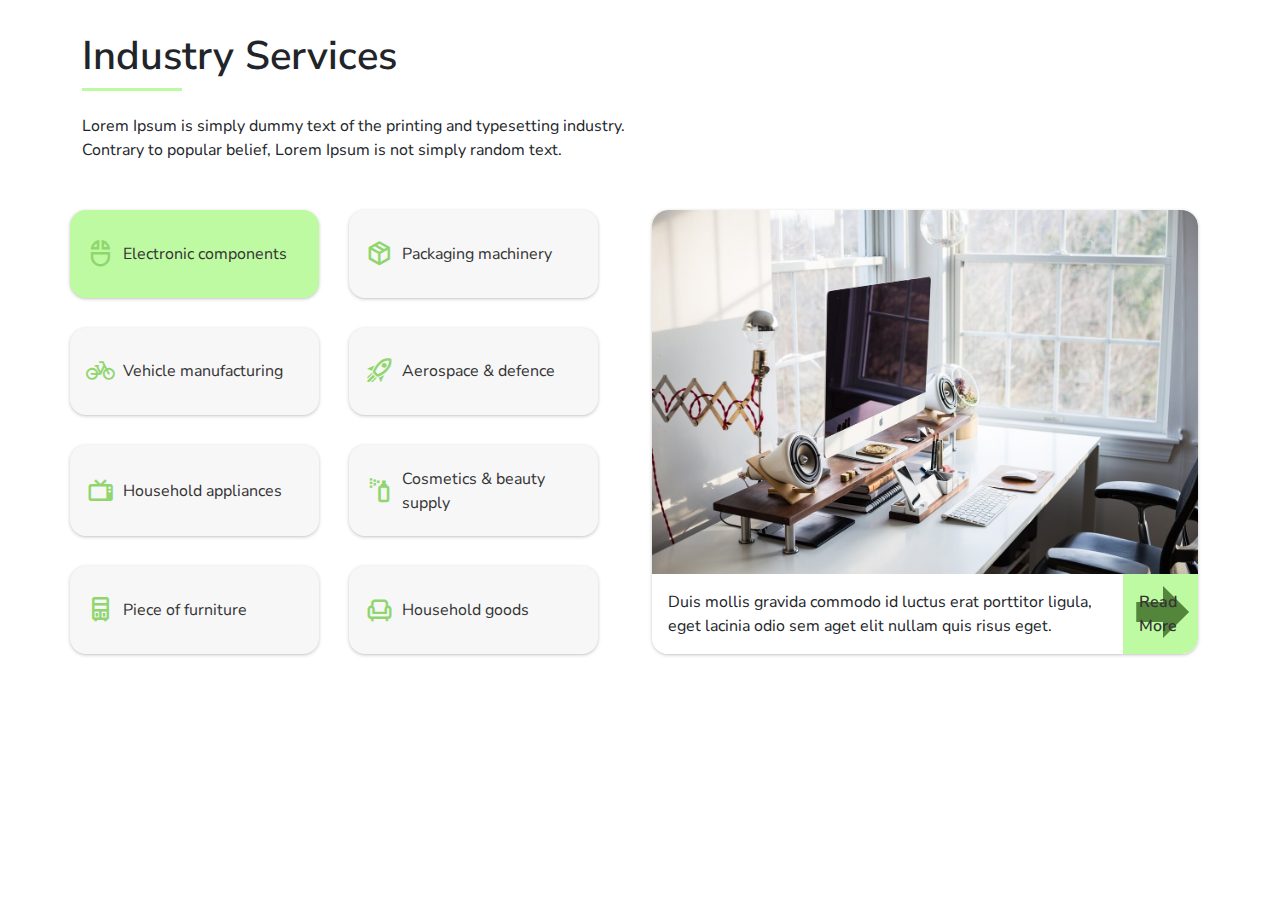
<file: index.html>
<!DOCTYPE html>
<html lang="en">

<head>

  <!-- Meta tags -->
  <meta charset="utf-8">
  <meta name="viewport" content="width=device-width, initial-scale=1.0">
  <meta name="description" content="">
  <meta name="keywords" content="">
  <meta content="Author" name="Alissio">

  <!-- Title-->
  <title>Servisio - Responsive Service Section Template</title>

  <!-- Stylesheets-->
  <link rel="stylesheet" href="src/assets/css/bootstrap.min.css">
  <link rel="stylesheet" href="src/assets/css/materialdesignicons.css">

  <!-- Custom  CSS -->
  <link rel="stylesheet" type="text/css" href="src/assets/css/style.css">

  <!-- Google Font -->
  <link href="https://fonts.googleapis.com/css2?family=Nunito+Sans:ital,opsz,wght@0,6..12,200..1000;1,6..12,200..1000&display=swap" rel="stylesheet">
</head>

<body>
  <div class="container">
    <h1 class="title">Industry Services</h1>
    <span class="x-line"></span>
    <p>Lorem Ipsum is simply dummy text of the printing and typesetting industry. <br> 
      Contrary to popular belief, Lorem Ipsum is not simply random text.</p>
      
      <!-- Services Tab -->
      <div class="row services-tab">
        
        <!-- Tab Navs -->
        <div class="nav nav-pills col-lg-6" id="v-pills-tab" role="tablist" aria-orientation="vertical">
          
          <!-- Nav Link -->
          <button class="nav-link active" id="v-pills-t1-tab" data-bs-toggle="pill" data-bs-target="#v-pills-t1"
            type="button" role="tab" aria-controls="v-pills-t1" aria-selected="true">
            <span class="mdi mdi-mouse-outline"></span>
            Electronic components
          </button>
          
          <!-- Nav Link -->
          <button class="nav-link" id="v-pills-t2-tab" data-bs-toggle="pill" data-bs-target="#v-pills-t2"
            type="button" role="tab" aria-controls="v-pills-t2" aria-selected="false">
            <span class="mdi mdi-package-variant-closed"></span>
            Packaging machinery
          </button>
          
          <!-- Nav Link -->
          <button class="nav-link" id="v-pills-t3-tab" data-bs-toggle="pill" data-bs-target="#v-pills-t3"
            type="button" role="tab" aria-controls="v-pills-t3" aria-selected="false">
            <span class="mdi mdi-bicycle"></span>
            Vehicle manufacturing
          </button>
          
          <!-- Nav Link -->
          <button class="nav-link" id="v-pills-t4-tab" data-bs-toggle="pill" data-bs-target="#v-pills-t4"
            type="button" role="tab" aria-controls="v-pills-t4" aria-selected="false">
            <span class="mdi mdi-rocket-launch-outline"></span>
            Aerospace & defence
          </button>
          
          <!-- Nav Link -->
          <button class="nav-link" id="v-pills-t5-tab" data-bs-toggle="pill" data-bs-target="#v-pills-t5"
            type="button" role="tab" aria-controls="v-pills-t5" aria-selected="false">
            <span class="mdi mdi-television-classic"></span>
            Household appliances
          </button>
          
          <!-- Nav Link -->
          <button class="nav-link" id="v-pills-t6-tab" data-bs-toggle="pill" data-bs-target="#v-pills-t6"
            type="button" role="tab" aria-controls="v-pills-t6" aria-selected="false">
            <span class="mdi mdi-spray"></span>
            Cosmetics & beauty supply
          </button>
          
          <!-- Nav Link -->
          <button class="nav-link" id="v-pills-t7-tab" data-bs-toggle="pill" data-bs-target="#v-pills-t7"
            type="button" role="tab" aria-controls="v-pills-t7" aria-selected="false">
            <span class="mdi mdi-cupboard-outline"></span>
            Piece of furniture
          </button>
          
          <!-- Nav Link -->
          <button class="nav-link" id="v-pills-t8-tab" data-bs-toggle="pill" data-bs-target="#v-pills-t8"
            type="button" role="tab" aria-controls="v-pills-t8" aria-selected="false">
            <span class="mdi mdi-sofa-single-outline"></span>
            Household goods
          </button>
        </div>
        
        <!-- Tab Content -->
        <div class="tab-content col-lg-6" id="v-pills-tabContent">
          
          <!-- Tab Pane -->
          <div class="tab-pane fade show active" id="v-pills-t1" role="tabpanel" aria-labelledby="v-pills-t1-tab">
            <img src="src/assets/img/service/electronic.jpg" alt="" class="w-100">
            <div class="service-info">
              <p>Duis mollis gravida commodo id luctus erat porttitor ligula, eget lacinia odio sem aget elit nullam quis risus eget.</p>
              <a href="#">
                <span class="mdi mdi-arrow-right-bold"></span>
                <span>Read More</span>
              </a>
            </div>
          </div>

          <!-- Tab Pane -->
          <div class="tab-pane fade" id="v-pills-t2" role="tabpanel" aria-labelledby="v-pills-t2-tab">
            <img src="src/assets/img/service/machinery.jpg" alt="" class="w-100">
            <div class="service-info">
              <p>Duis mollis gravida commodo id luctus erat porttitor ligula, eget lacinia odio sem aget elit nullam quis risus eget.</p>
              <a href="#">
                <span class="mdi mdi-arrow-right-bold"></span>
                <span>Read More</span>
              </a>
            </div>
          </div>
          
          <!-- Tab Pane -->
          <div class="tab-pane fade" id="v-pills-t3" role="tabpanel" aria-labelledby="v-pills-t3-tab">
            <img src="src/assets/img/service/vehicle.jpg" alt="" class="w-100">
            <div class="service-info">
              <p>Duis mollis gravida commodo id luctus erat porttitor ligula, eget lacinia odio sem aget elit nullam quis risus eget.</p>
              <a href="#">
                <span class="mdi mdi-arrow-right-bold"></span>
                <span>Read More</span>
              </a>
            </div>
          </div>
          
          <!-- Tab Pane -->
          <div class="tab-pane fade" id="v-pills-t4" role="tabpanel" aria-labelledby="v-pills-t4-tab">
            <img src="src/assets/img/service/aerospace.jpg" alt="" class="w-100">
            <div class="service-info">
              <p>Duis mollis gravida commodo id luctus erat porttitor ligula, eget lacinia odio sem aget elit nullam quis risus eget.</p>
              <a href="#">
                <span class="mdi mdi-arrow-right-bold"></span>
                <span>Read More</span>
              </a>
            </div>
          </div>
          
          <!-- Tab Pane -->
          <div class="tab-pane fade" id="v-pills-t5" role="tabpanel" aria-labelledby="v-pills-t5-tab">
            <img src="src/assets/img/service/household-appliances.jpg" alt="" class="w-100">
            <div class="service-info">
              <p>Duis mollis gravida commodo id luctus erat porttitor ligula, eget lacinia odio sem aget elit nullam quis risus eget.</p>
              <a href="#">
                <span class="mdi mdi-arrow-right-bold"></span>
                <span>Read More</span>
              </a>
            </div>
          </div>
          
          <!-- Tab Pane -->
          <div class="tab-pane fade" id="v-pills-t6" role="tabpanel" aria-labelledby="v-pills-t6-tab">
            <img src="src/assets/img/service/cosmetics.jpg" alt="" class="w-100">
            <div class="service-info">
              <p>Duis mollis gravida commodo id luctus erat porttitor ligula, eget lacinia odio sem aget elit nullam quis risus eget.</p>
              <a href="#">
                <span class="mdi mdi-arrow-right-bold"></span>
                <span>Read More</span>
              </a>
            </div>
          </div>
          
          <!-- Tab Pane -->
          <div class="tab-pane fade" id="v-pills-t7" role="tabpanel" aria-labelledby="v-pills-t7-tab">
            <img src="src/assets/img/service/furniture.jpg" alt="" class="w-100">
            <div class="service-info">
              <p>Duis mollis gravida commodo id luctus erat porttitor ligula, eget lacinia odio sem aget elit nullam quis risus eget.</p>
              <a href="#">
                <span class="mdi mdi-arrow-right-bold"></span>
                <span>Read More</span>
              </a>
            </div>
          </div>
          
          <!-- Tab Pane -->
          <div class="tab-pane fade" id="v-pills-t8" role="tabpanel" aria-labelledby="v-pills-t8-tab">
            <img src="src/assets/img/service/household-goods.jpg" alt="" class="w-100">
            <div class="service-info">
              <p>Duis mollis gravida commodo id luctus erat porttitor ligula, eget lacinia odio sem aget elit nullam quis risus eget.</p>
              <a href="#">
                <span class="mdi mdi-arrow-right-bold"></span>
                <span>Read More</span>
              </a>
            </div>
          </div>
        </div>
      </div>
  </div>

  <!-- JavaScript -->
  <script src="src/assets/js/bootstrap.bundle.min.js"></script>
</body>

</html>
</file>
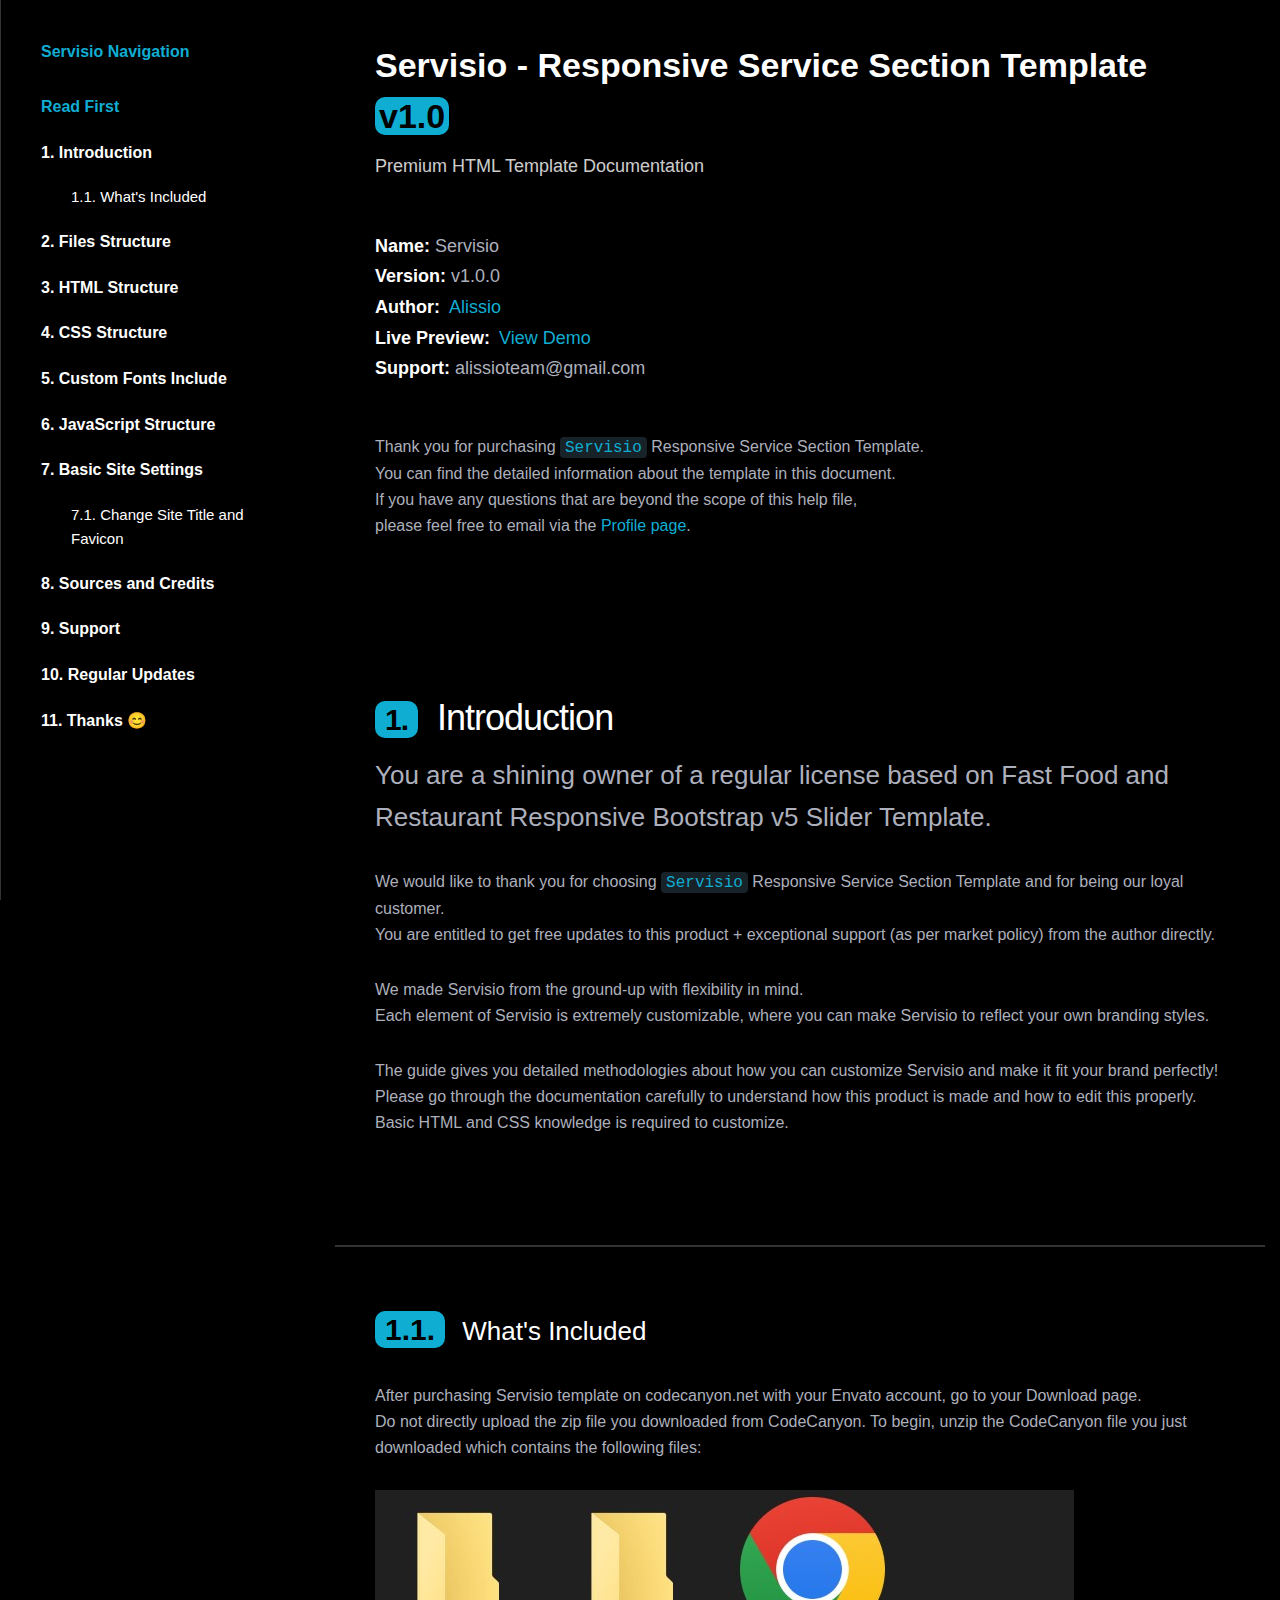
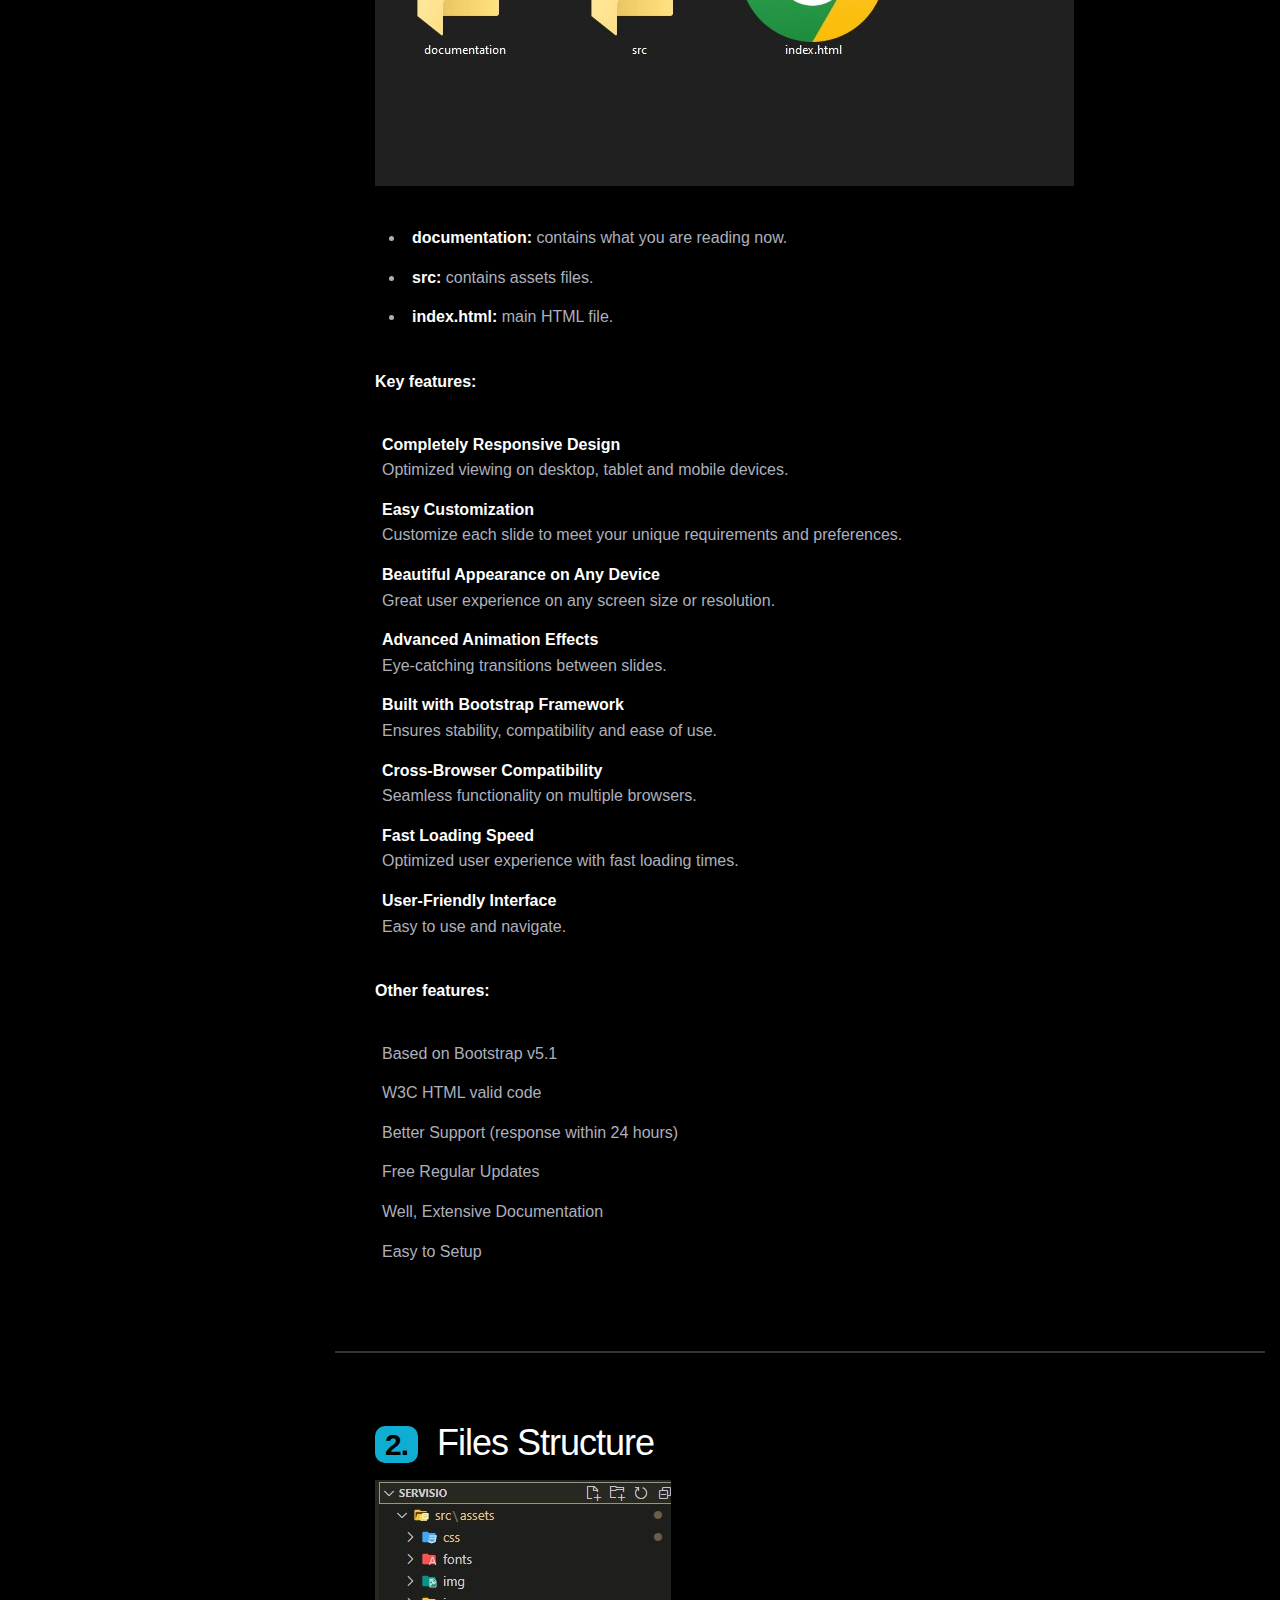
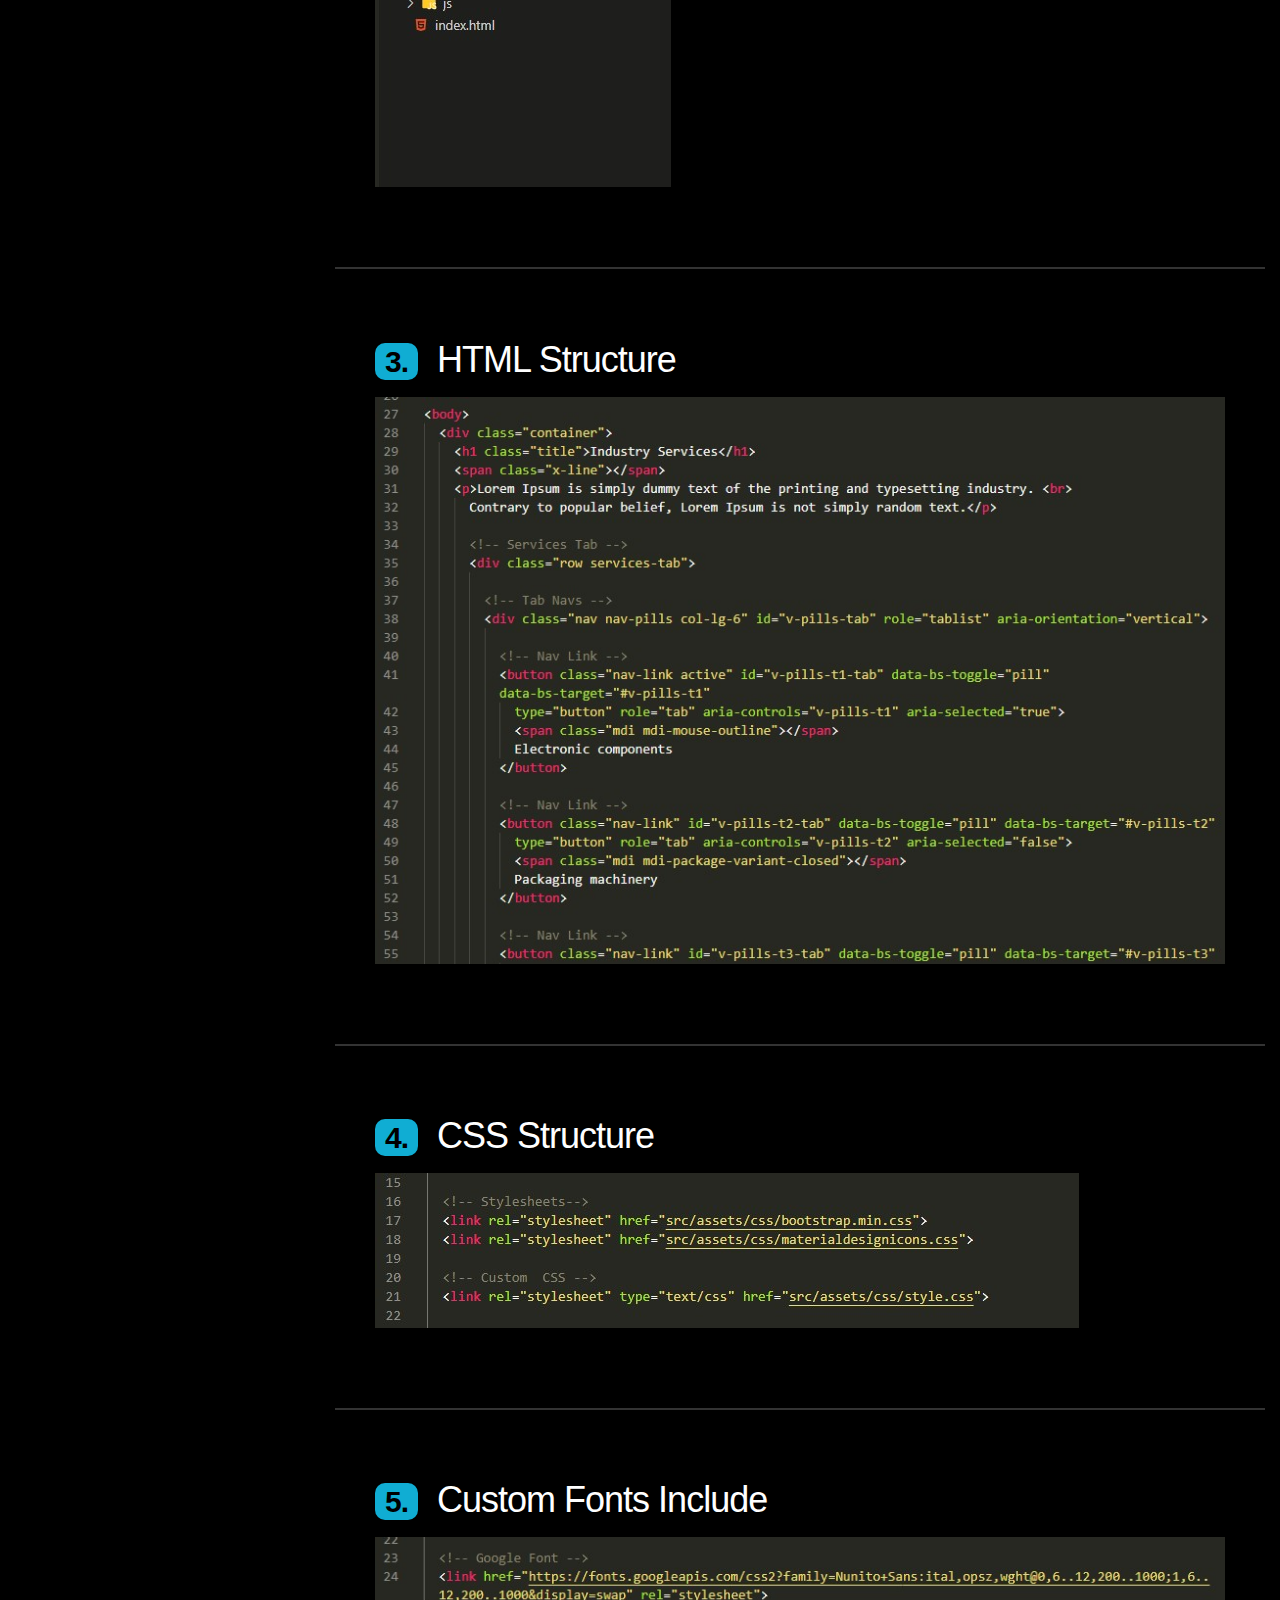
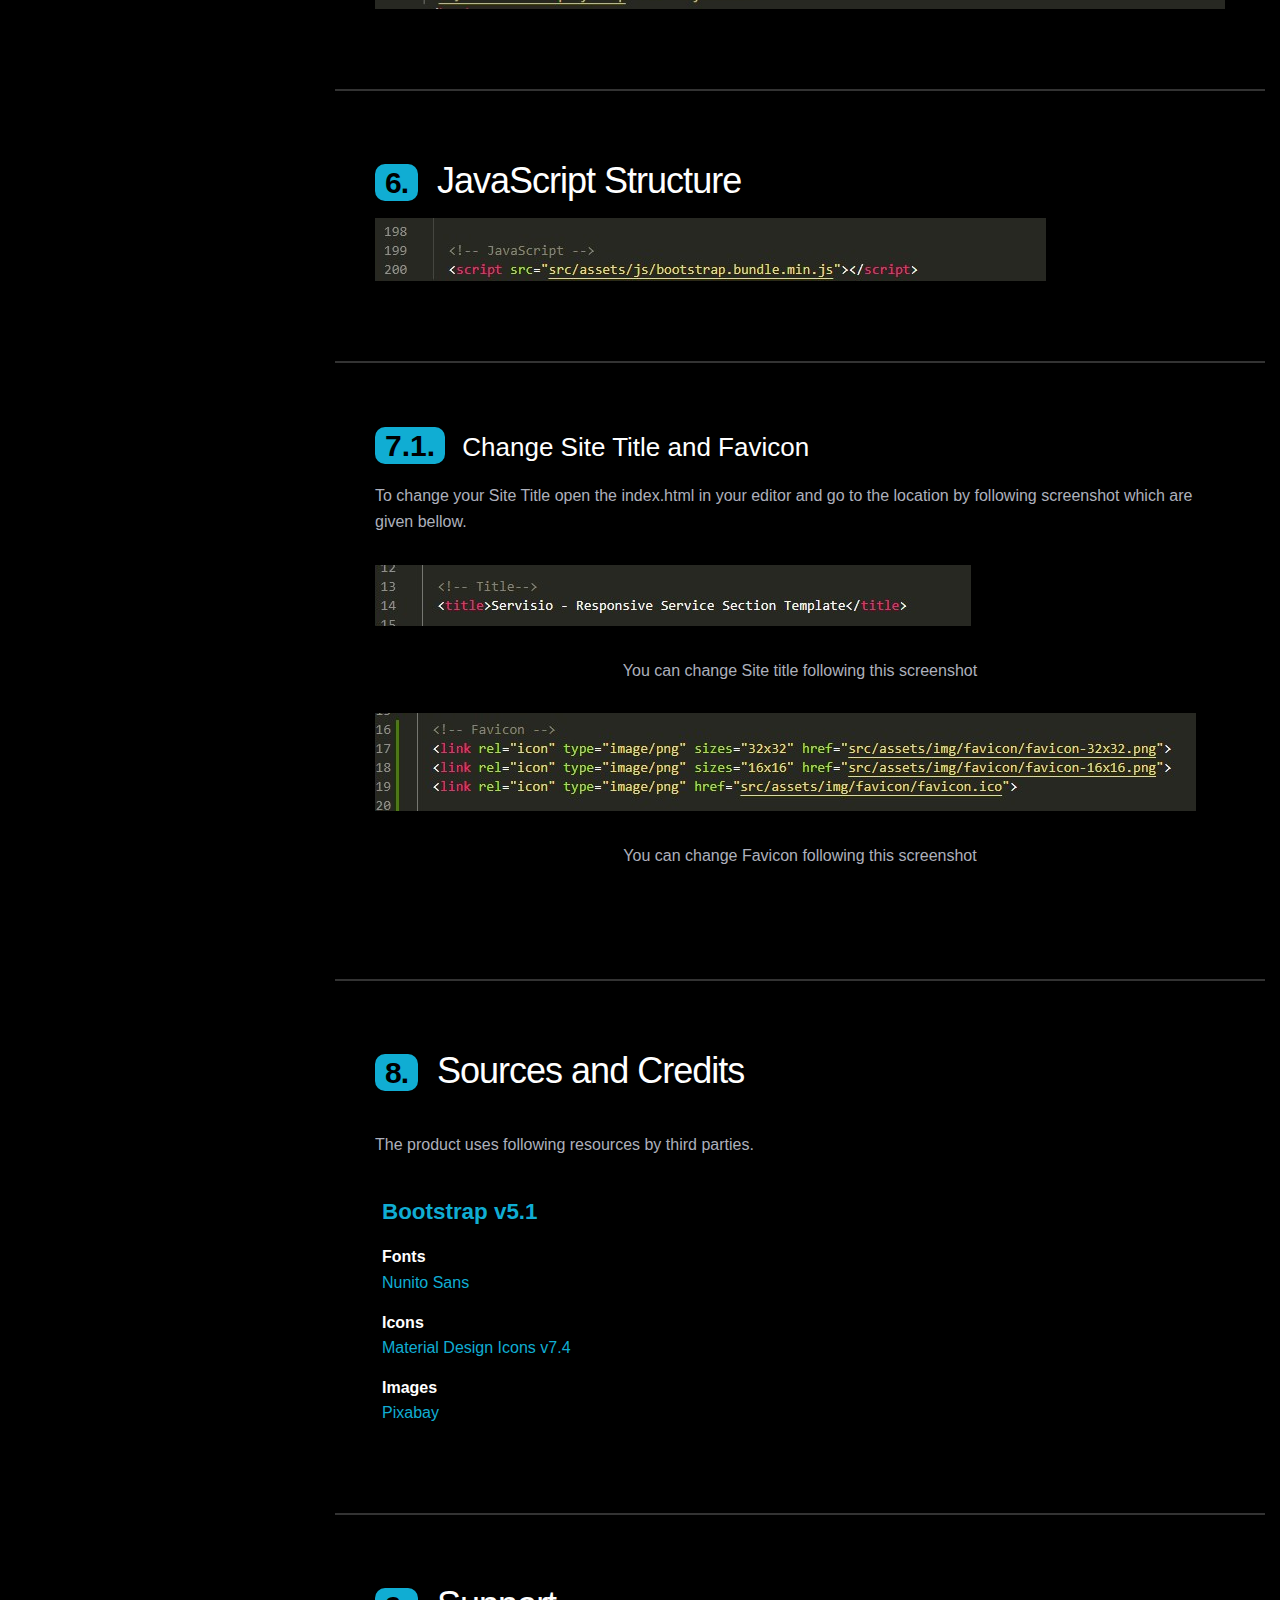
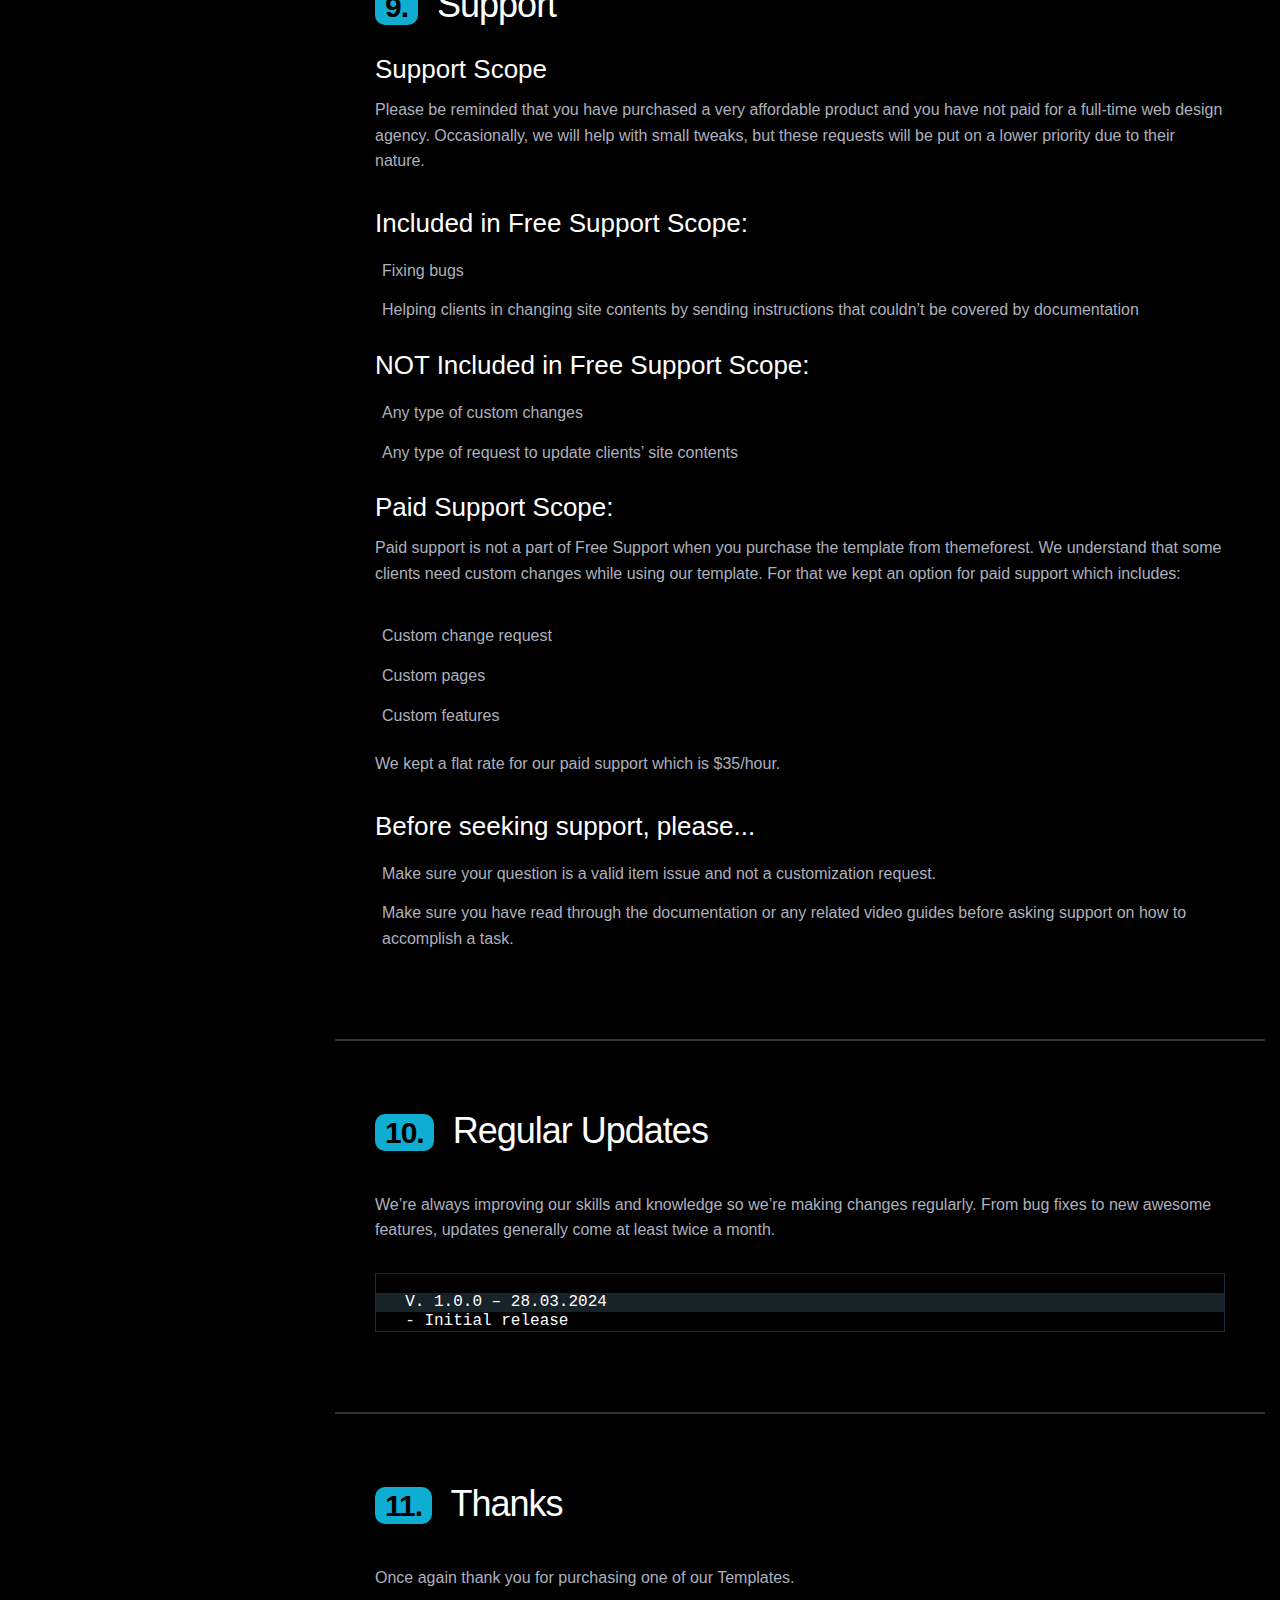
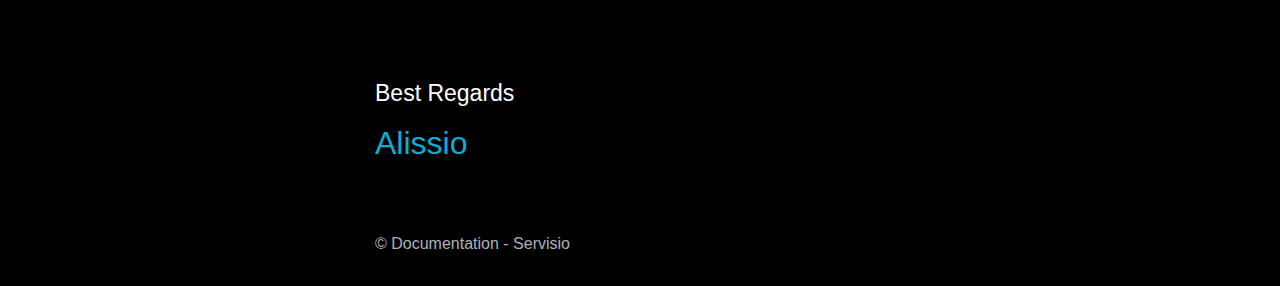
<file: documentation/index.html>
<!doctype html>
<html class="no-js" lang="">

<head>
  <meta charset="utf-8">
  <meta http-equiv="X-UA-Compatible" content="IE=edge,chrome=1">
  <meta name="description" content="">
  <meta name="viewport" content="width=device-width, initial-scale=1">

  <!-- Title -->
  <title>Servisio - Responsive Service Section Documentation</title>

  <link rel="stylesheet" href="css/normalize.min.css">
  <link rel="stylesheet" href="css/foundation.css">
  <link rel="stylesheet" href="css/prism.css">
  <link rel="stylesheet" href="css/main.css">

  <!-- Place favicon.ico in the root directory -->
  <link rel="icon" type="image/x-icon" href="favicon.ico">

</head>

<body>

  <div id="site-body">

    <div id="container" class="row">

      <div id="sidebar" class="large-3 columns">

        <div class="sticky">
            <div class="sidebar-logo">Servisio Navigation</div>
          <ol>
            <li>
              <a href="#read-first" class="read-first active">Read First</a>
            </li>
            <li>
              <a href="#introduction" class="introduction">1. Introduction</a>
                <ul>
                    <li>
                        <a href="#whats-included" class="whats-included">1.1. What's Included</a>
                    </li>
                </ul>
            </li>
            <li>
              <a href="#files-structure" class="files-structure">2. Files Structure</a>
            </li>
            <li>
              <a href="#html-structure" class="html-structure">3. HTML Structure</a>
            </li>
            <li>
              <a href="#css-structure" class="css-structure">4. CSS Structure</a>
            </li>
            <li>
              <a href="#fonts-include" class="fonts-include">5. Custom Fonts Include</a>
            </li>
            <li>
              <a href="#javascript-structure" class="javascript-structure">6. JavaScript Structure</a>
            </li>
            <li>
              <a href="#site-title" class="site-title">7. Basic Site Settings</a>
                <ul>
                    <li>
                        <a href="#site-title" class="site-title">7.1. Change Site Title and Favicon</a>
                    </li>
                </ul>
            </li>
            <li><a href="#credits" class="credits">8. Sources and Credits</a></li>
            <li><a href="#support" class="support">9. Support</a></li>
            <li><a href="#updates" class="updates">10. Regular Updates</a></li>
            <li><a href="#thanks" class="thanks">11. Thanks 😊</a></li>
          </ol>

        </div>

      </div>

      <div id="main-content" class="large-9 columns">

        <section id="read-first">
          <div class="row">
            <div class="large-centered columns">
              <div class="name">
                <h3>Servisio - Responsive Service Section Template <span>v1.0</span></h3>
                <p>Premium HTML Template Documentation</p>
              </div>

              <ul class="meta">
                <li><strong>Name:</strong> Servisio</li>
                <li><strong>Version:</strong> v1.0.0</li>
                <li>
                  <strong>Author: </strong> 
                  <a 
                    href="https://themeforest.net/user/alissio" 
                    target="_blank" 
                    rel="noopener noreferrer"
                  >
                    Alissio
                  </a>
                </li>
                <li>
                  <strong>Live Preview: </strong> 
                  <a 
                    href="https://servisio.netlify.app/"
                    target="_blank" 
                    rel="noopener noreferrer"
                  >
                    View Demo
                  </a>
                </li>
                <li>
                  <strong>Support:</strong> alissioteam@gmail.com
                </li>
              </ul>

              <p>Thank you for purchasing <code>Servisio</code> Responsive Service Section Template. <br> You can find the detailed information about the template in this document. <br> If you have any questions that are beyond the scope of this help
                file, <br> please feel free to email via the <a href="https://themeforest.net/user/alissio" target="_blank">Profile page</a>.</p>
            </div>
          </div>
        </section>

        <section id="introduction" class="section">

          <h1 class="section-title"><span>1.</span> Introduction</h1>
          <p class="lead">You are a shining owner of a regular license based on Fast Food and Restaurant Responsive Bootstrap v5 Slider Template.
          </p>
          <p>We would like to thank you for choosing <code>Servisio</code> Responsive Service Section Template and for being our loyal customer.
          <br> You are entitled to get free updates to this product + exceptional support (as per market policy) from the author directly.</p>
          <p>We made Servisio from the ground-up with flexibility in mind. <br>
          Each element of Servisio is extremely customizable, where you can make Servisio to reflect your own branding styles.</p>
          <p>The guide gives you detailed methodologies about how you can customize Servisio and make it fit your brand perfectly!
          <br> Please go through the documentation carefully to understand how this product is made and how to edit this properly. <br> Basic HTML and CSS knowledge is required to customize.</p>
        </section>

        <section id="whats-included" class="section sub-section">

          <h2 class="section-title"><span>1.1.</span> What's Included</h2>

          <br>
          <p>After purchasing Servisio template on codecanyon.net with your Envato account, go to your Download page.
          <br>
          Do not directly upload the zip file you downloaded from CodeCanyon. To begin, unzip the CodeCanyon file you just downloaded which contains the following files:</p>

          <img src="./img/unzip-file.jpg" alt="unzip-file">

          <ul class="list-disc mt-2">
            <li><strong>documentation:</strong> contains what you are reading now.</li>
            <li><strong>src:</strong> contains assets files.</li>
            <li><strong>index.html:</strong> main HTML file.</li>
          </ul>

          <p class="mt-2"><strong>Key features:</strong></p>

          <ul>
            <li>
              <strong>Completely Responsive Design</strong>
              <span class="d-block">Optimized viewing on desktop, tablet and mobile devices.</span class="d-block">
            </li>
            <li>
              <strong>Easy Customization</strong>
              <span class="d-block">Customize each slide to meet your unique requirements and preferences.</span class="d-block">
            </li>
            <li>
              <strong>Beautiful Appearance on Any Device</strong>
              <span class="d-block">Great user experience on any screen size or resolution.</span class="d-block">
            </li>
            <li>
              <strong>Advanced Animation Effects</strong>
              <span class="d-block">Eye-catching transitions between slides.</span class="d-block">
            </li>
            <li>
              <strong>Built with Bootstrap Framework</strong>
              <span class="d-block">Ensures stability, compatibility and ease of use.</span class="d-block">
            </li>
            <li>
              <strong>Cross-Browser Compatibility</strong>
              <span class="d-block">Seamless functionality on multiple browsers.</span class="d-block">
            </li>
            <li>
              <strong>Fast Loading Speed</strong>
              <span class="d-block">Optimized user experience with fast loading times.</span class="d-block">
            </li>
            <li>
              <strong>User-Friendly Interface</strong>
              <span class="d-block">Easy to use and navigate.</span class="d-block">
            </li>
          </ul>

          <p class="mt-2"><strong>Other features:</strong></p>

          <ul>
            <li>Based on Bootstrap v5.1</li>
            <li>W3C HTML valid code</li>
            <li>Better Support (response within 24 hours)</li>
            <li>Free Regular Updates</li>
            <li>Well, Extensive Documentation</li>
            <li>Easy to Setup</li>
          </ul>

        </section>

        <section id="files-structure" class="section">

          <h1 class="section-title"><span>2.</span> Files Structure</h1>

          <img src="./img/file-structure.jpg" alt="file-structure">
        </section>

        <section id="html-structure" class="section">

          <h1 class="section-title"><span>3.</span> HTML Structure</h1>

          <img src="./img/html-structure.jpg" alt="html-structure">
        </section>
        
        <section id="css-structure" class="section">

          <h1 class="section-title"><span>4.</span> CSS Structure</h1>

          <img src="./img/css-structure.jpg" alt="css-structure">
        </section>
        
        <section id="fonts-include" class="section">

          <h1 class="section-title"><span>5.</span> Custom Fonts Include</h1>

          <img src="./img/fonts-include.jpg" alt="fonts-include">
        </section>
        
        <section id="javascript-structure" class="section">

          <h1 class="section-title"><span>6.</span> JavaScript Structure</h1>

          <img src="./img/javascript-structure.jpg" alt="javascript-structure">
        </section>

        <section id="site-title" class="section sub-section">

          <h2 class="section-title"><span>7.1.</span> Change Site Title and Favicon</h2>

          <p class="mt-1">To change your Site Title open the index.html in your editor and go to the location by following screenshot which are given bellow.</p>

          <img src="./img/site-title.jpg" alt="title-change">

          <p class="text-center mt-2">You can change Site title following this screenshot</p>

          <img src="./img/favicon.jpg" alt="favicon-change">

          <p class="text-center mt-2">You can change Favicon following this screenshot</p>

        </section>

        <section id="credits" class="section">

          <h1 class="section-title"><span>8.</span> Sources and Credits</h1>

          <br>

          <p>The product uses following resources by third parties.</p>

          <ul class="credits">
            <li>
              <a href="https://getbootstrap.com/docs/5.1/getting-started/introduction/" target="_blank" class="fs-1_4 bold">
                Bootstrap v5.1
              </a>
            </li>
            <li>
              <span class="d-block"><strong>Fonts</strong></span>
              <a href="https://fonts.google.com/specimen/Nunito+Sans" rel="nofollow" target="_blank">Nunito Sans</a>
            </li>
            <li>
              <span class="d-block"><strong>Icons</strong></span>
              <a href="https://pictogrammers.com/docs/library/mdi/releases/changelog/#version-7.4.47" rel="nofollow" target="_blank">Material Design Icons v7.4</a>
            </li>
            <li>
              <span class="d-block"><strong>Images</strong></span>
              <a href="https://pixabay.com/" target="_blank">Pixabay</a>
            </li>
          </ul>

        </section>

        <section id="support" class="section">

          <h1 class="section-title"><span>9.</span> Support</h1>

          <h2 class="mt-1">Support Scope</h2>

          <p>Please be reminded that you have purchased a very affordable product and you have not paid for a full-time web design agency. Occasionally, we will help with small tweaks, but these requests will be put on a lower priority due to their nature.</p>


          <div class="sub-section">

            <h2 class="mt-1">Included in Free Support Scope:</h2>

            <ul>
              <li>Fixing bugs</li>
              <li>Helping clients in changing site contents by sending instructions that couldn’t be covered by documentation</li>
            </ul>

          </div>

          <div class="sub-section">

            <h2 class="mt-1"><span class="red">NOT</span> Included in Free Support Scope:</h2>

            <ul>
              <li>Any type of custom changes</li>
              <li>Any type of request to update clients’ site contents</li>
            </ul>

          </div>

          <div class="sub-section">

              <h2 class="mt-1">Paid Support Scope:</h2>
              <p>Paid support is not a part of Free Support when you purchase the template from themeforest.
                  We understand that some clients need custom changes while using our template.
                  For that we kept an option for paid support which includes:</p>

              <ul>
                  <li>Custom change request</li>
                  <li>Custom pages</li>
                  <li>Custom features</li>
              </ul>

              <p class="mt-1">We kept a flat rate for our paid support which is $35/hour.</p>

          </div>

          <div class="sub-section">

            <h2 class="mt-1">Before seeking support, please...</h2>

            <ul>
              <li>Make sure your question is a valid item issue and not a customization request.</li>
              <li>Make sure you have read through the documentation or any related video guides before asking support on
                how to accomplish a task.</li>
            </ul>

          </div>


        </section>

        <section id="updates" class="section">

          <h1 class="section-title"><span>10.</span> Regular Updates</h1>

          <br>

          <p>We’re always improving our skills and knowledge so we’re making changes regularly. From bug fixes to new
            awesome features, updates generally come at least twice a month.
          <p>

          <pre class="css">

  V. 1.0.0 – 28.03.2024
  - Initial release
</pre>
        </section>

        <section id="thanks" class="section">

          <h1 class="section-title"><span>11.</span> Thanks</h1>

          <br>

          <p>Once again thank you for purchasing one of our Templates.<p>
            <br>
            <h4 class="d-block">Best Regards</h4>
            <a href="https://themeforest.net/user/alissio" target="_blank" class="fs-2">Alissio</a>

            <footer class="mt-4">
              <p>© Documentation - Servisio</p>
            </footer>

        </section>

      </div>

    </div>

  </div>

  <script src="js/vendor/jquery-1.11.2.min.js"></script>
  <script src="js/prism.js"></script>
  <script src="js/main.js"></script>
</body>

</html>
</file>
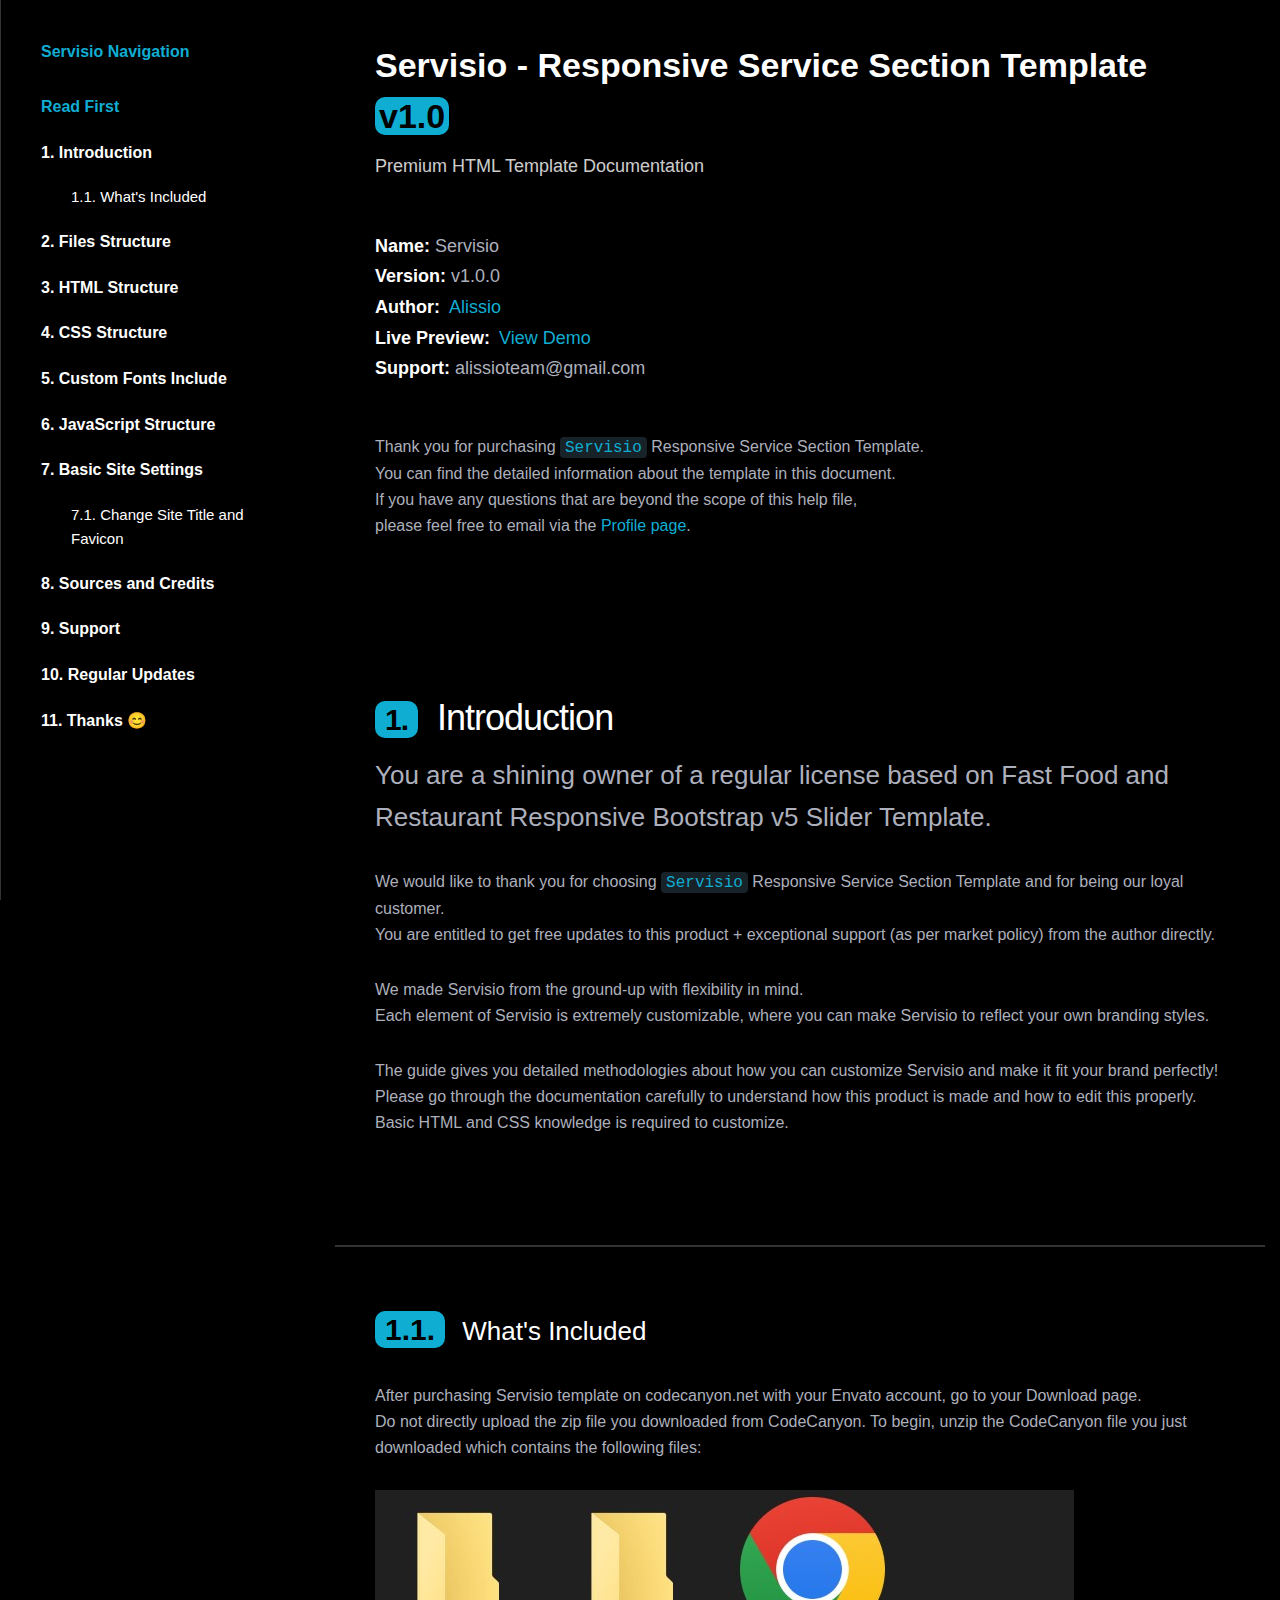
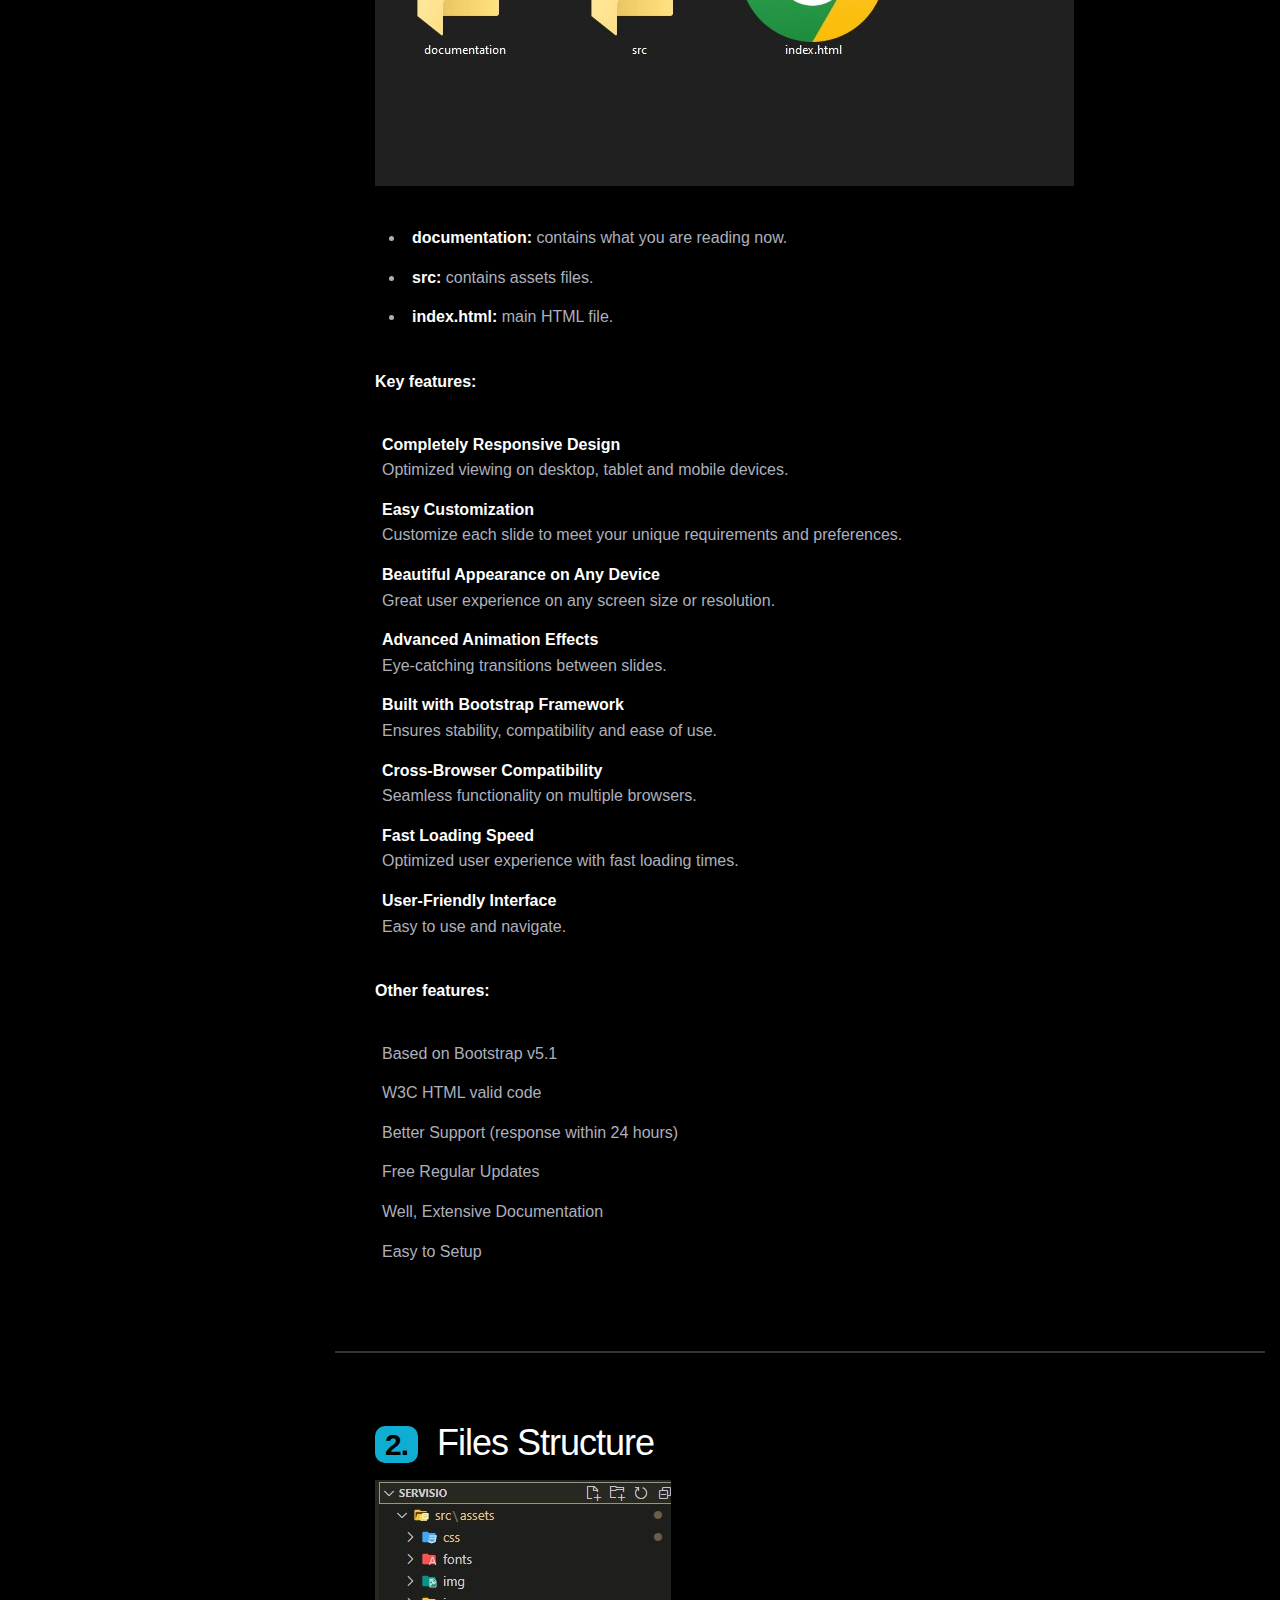
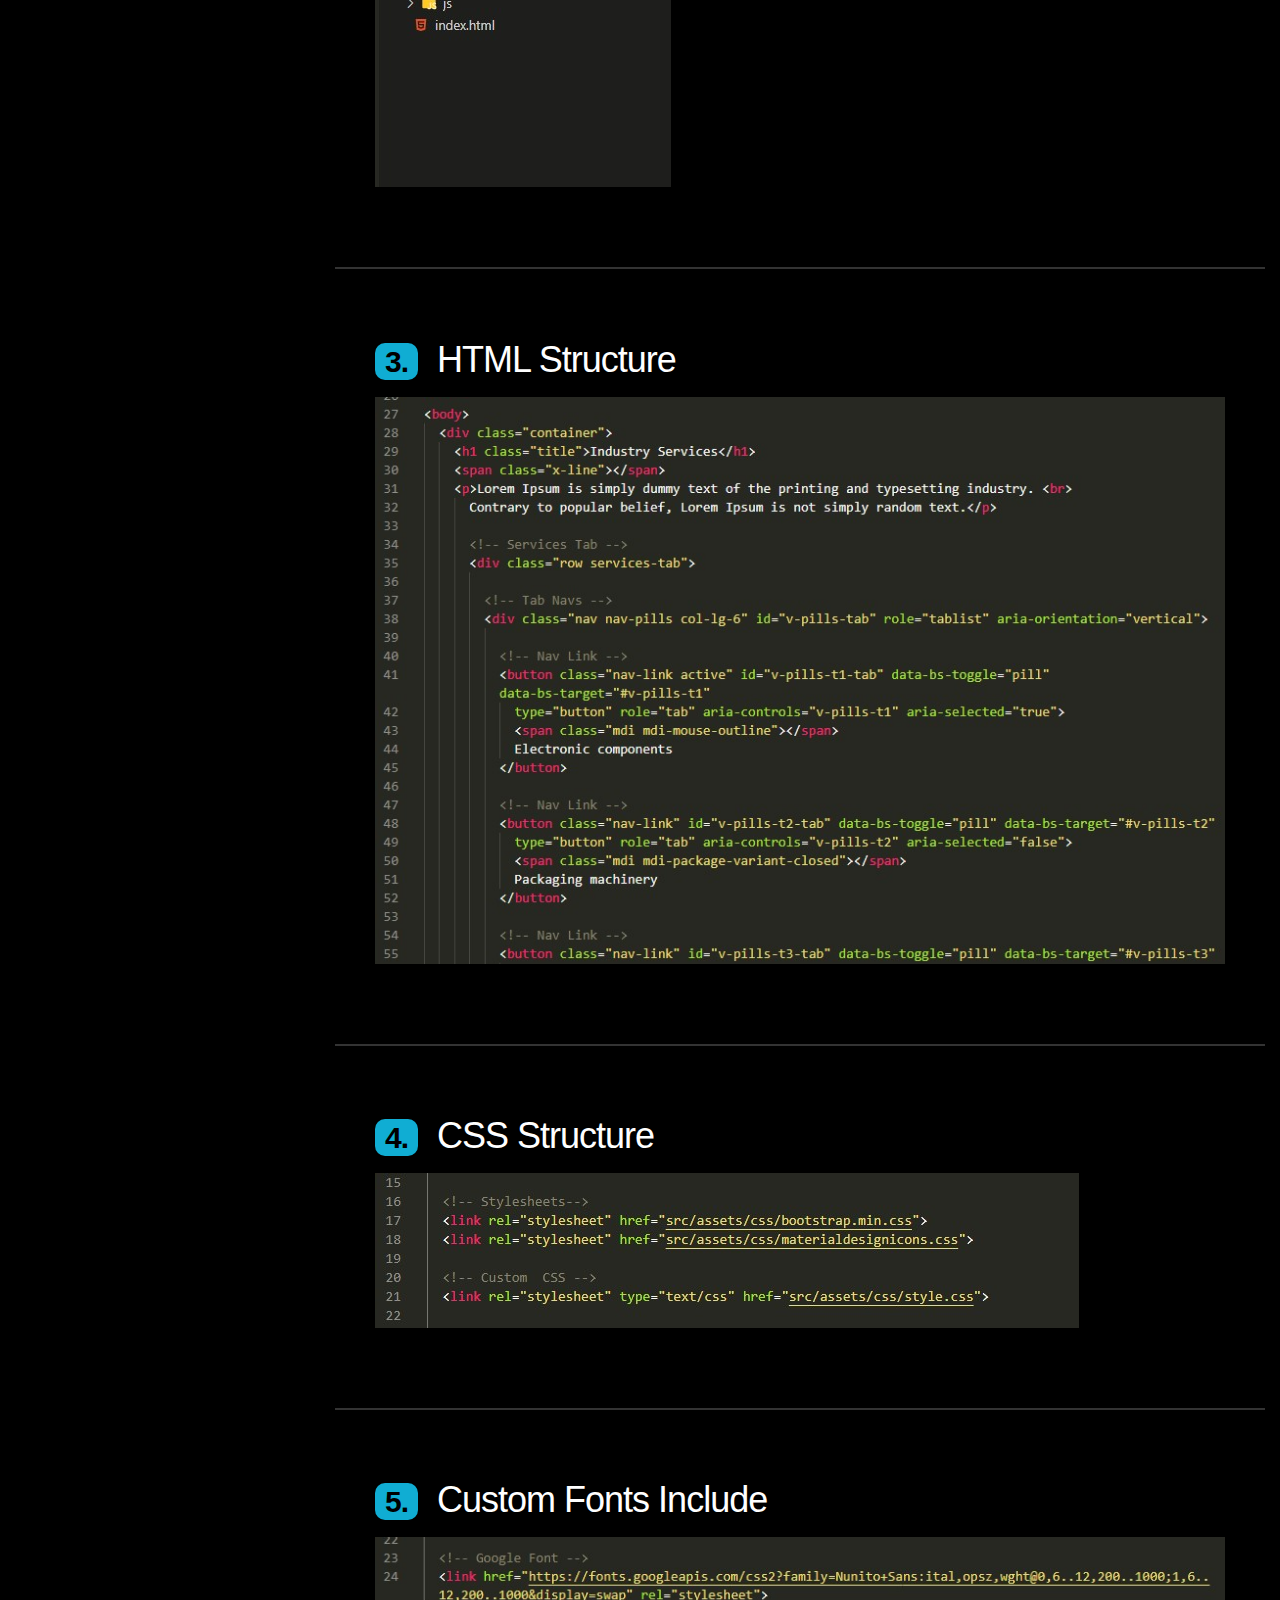
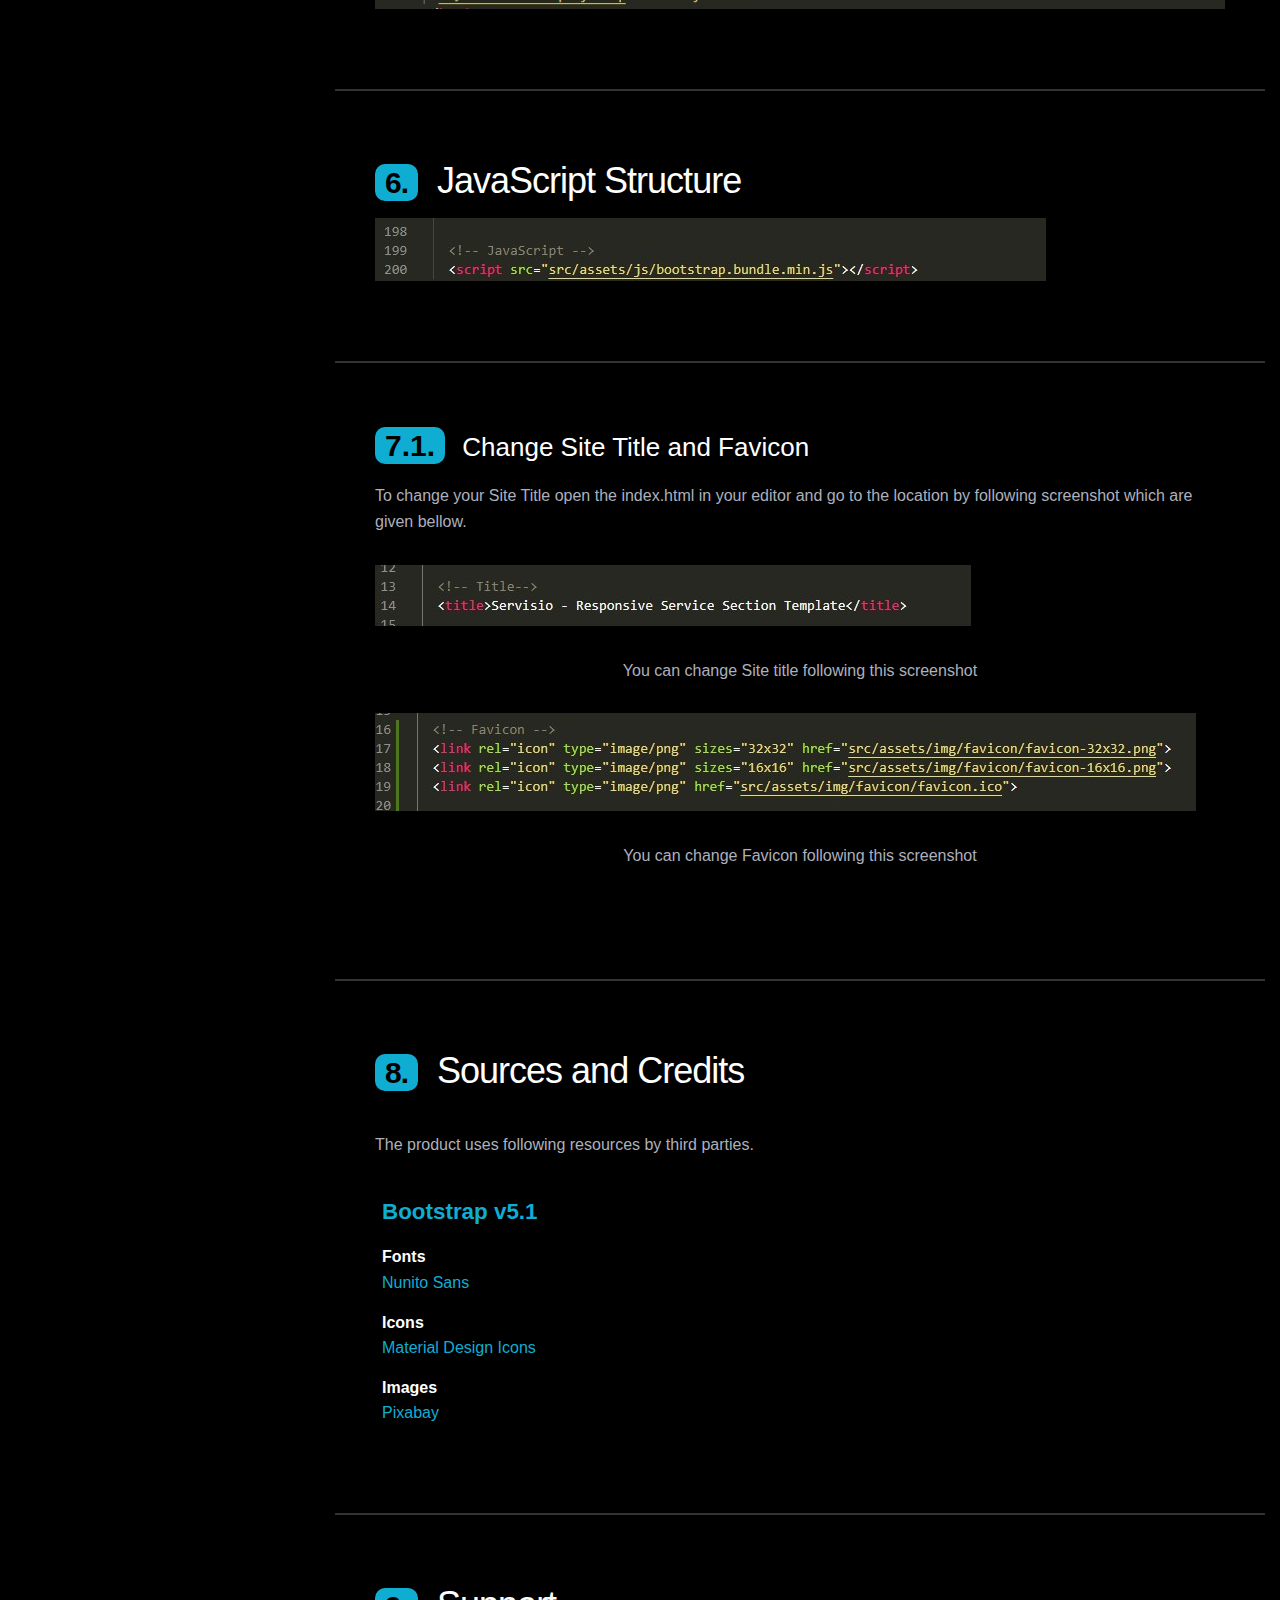
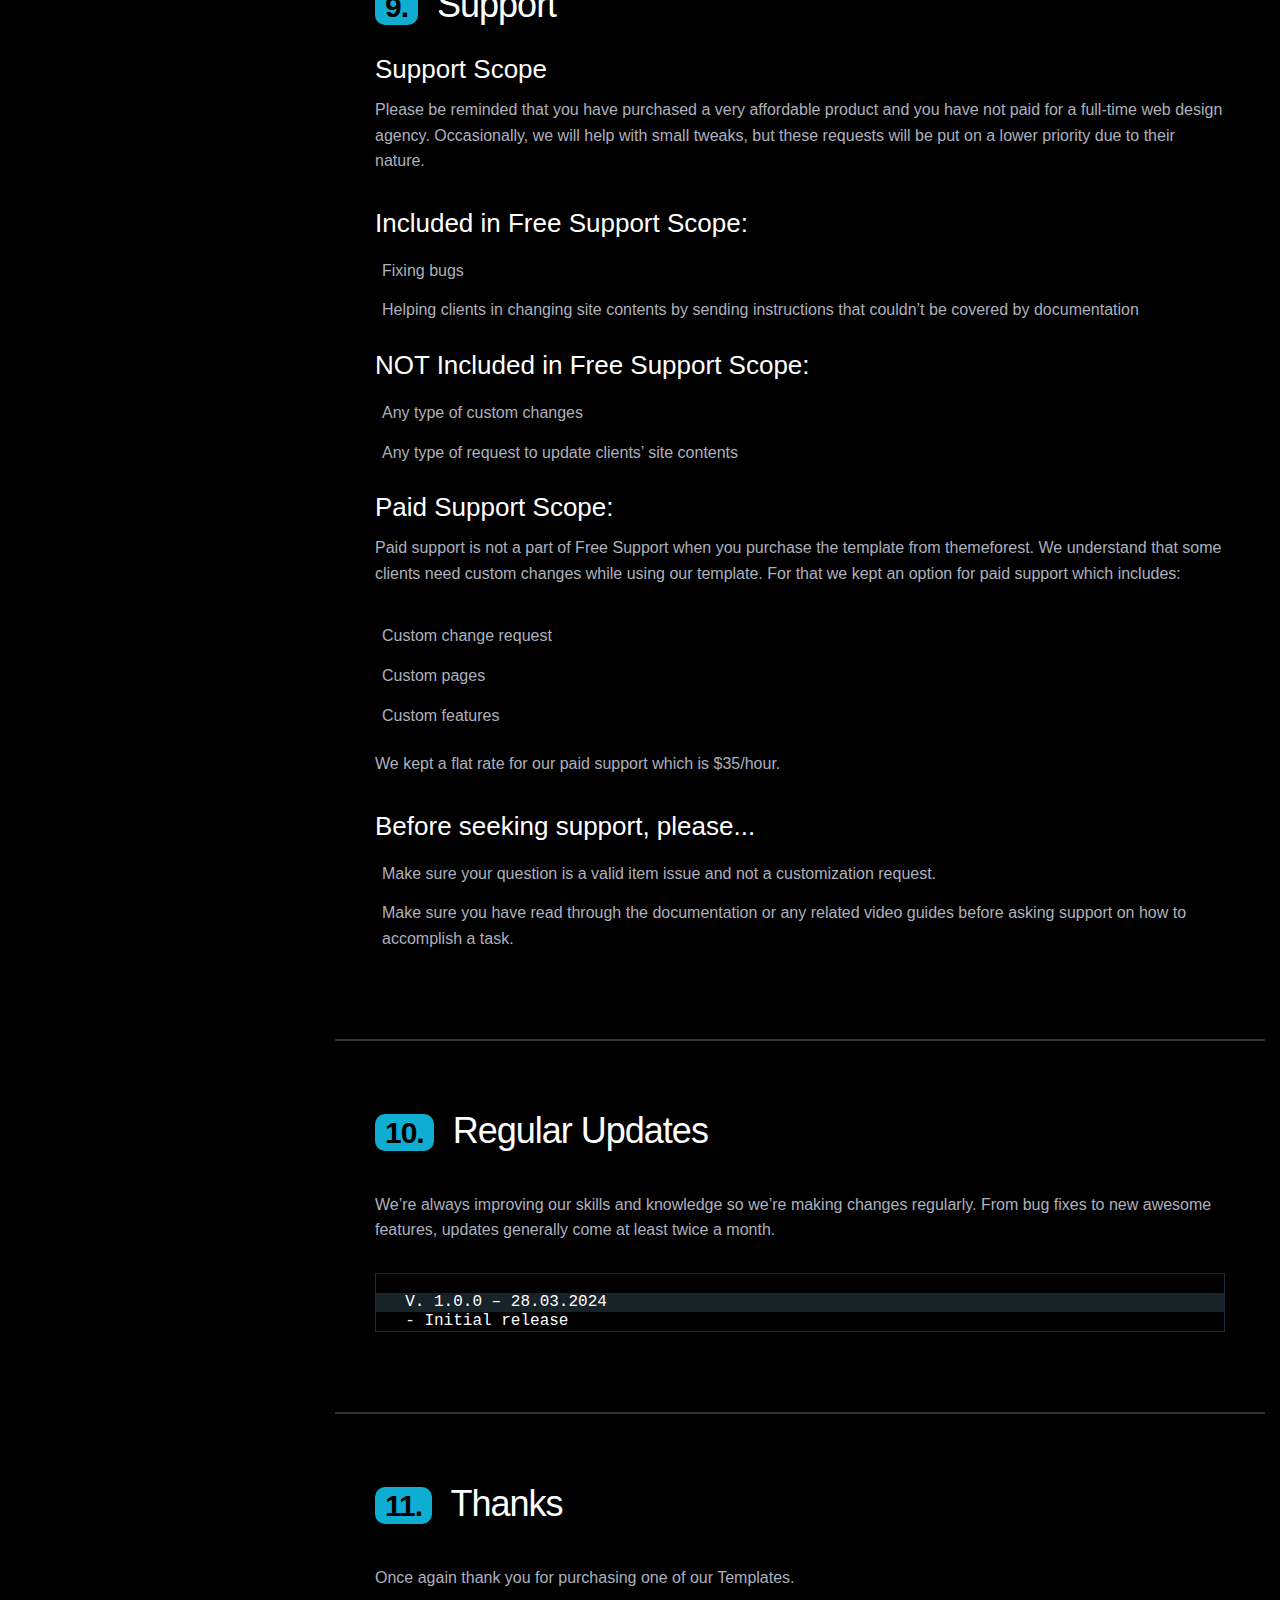
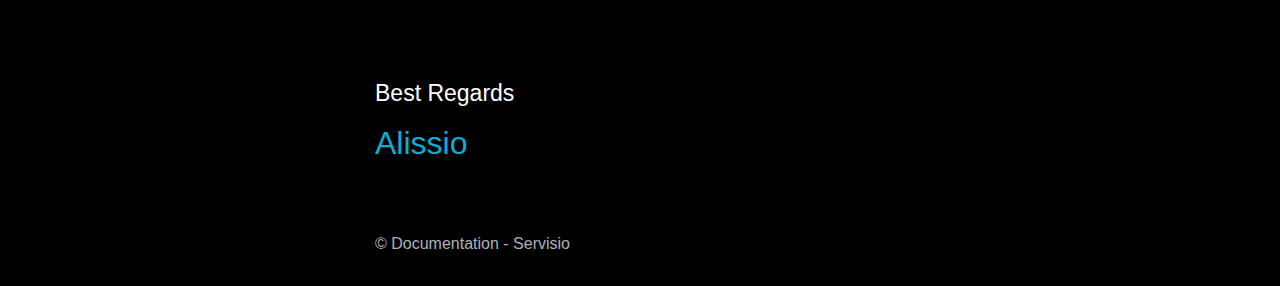
<file: servisio-noImages/documentation/index.html>
<!doctype html>
<html class="no-js" lang="">

<head>
  <meta charset="utf-8">
  <meta http-equiv="X-UA-Compatible" content="IE=edge,chrome=1">
  <meta name="description" content="">
  <meta name="viewport" content="width=device-width, initial-scale=1">

  <!-- Title -->
  <title>Servisio - Responsive Service Section Documentation</title>

  <link rel="stylesheet" href="css/normalize.min.css">
  <link rel="stylesheet" href="css/foundation.css">
  <link rel="stylesheet" href="css/prism.css">
  <link rel="stylesheet" href="css/main.css">

  <!-- Place favicon.ico in the root directory -->
  <link rel="icon" type="image/x-icon" href="favicon.ico">

</head>

<body>

  <div id="site-body">

    <div id="container" class="row">

      <div id="sidebar" class="large-3 columns">

        <div class="sticky">
            <div class="sidebar-logo">Servisio Navigation</div>
          <ol>
            <li>
              <a href="#read-first" class="read-first active">Read First</a>
            </li>
            <li>
              <a href="#introduction" class="introduction">1. Introduction</a>
                <ul>
                    <li>
                        <a href="#whats-included" class="whats-included">1.1. What's Included</a>
                    </li>
                </ul>
            </li>
            <li>
              <a href="#files-structure" class="files-structure">2. Files Structure</a>
            </li>
            <li>
              <a href="#html-structure" class="html-structure">3. HTML Structure</a>
            </li>
            <li>
              <a href="#css-structure" class="css-structure">4. CSS Structure</a>
            </li>
            <li>
              <a href="#fonts-include" class="fonts-include">5. Custom Fonts Include</a>
            </li>
            <li>
              <a href="#javascript-structure" class="javascript-structure">6. JavaScript Structure</a>
            </li>
            <li>
              <a href="#site-title" class="site-title">7. Basic Site Settings</a>
                <ul>
                    <li>
                        <a href="#site-title" class="site-title">7.1. Change Site Title and Favicon</a>
                    </li>
                </ul>
            </li>
            <li><a href="#credits" class="credits">8. Sources and Credits</a></li>
            <li><a href="#support" class="support">9. Support</a></li>
            <li><a href="#updates" class="updates">10. Regular Updates</a></li>
            <li><a href="#thanks" class="thanks">11. Thanks 😊</a></li>
          </ol>

        </div>

      </div>

      <div id="main-content" class="large-9 columns">

        <section id="read-first">
          <div class="row">
            <div class="large-centered columns">
              <div class="name">
                <h3>Servisio - Responsive Service Section Template <span>v1.0</span></h3>
                <p>Premium HTML Template Documentation</p>
              </div>

              <ul class="meta">
                <li><strong>Name:</strong> Servisio</li>
                <li><strong>Version:</strong> v1.0.0</li>
                <li>
                  <strong>Author: </strong> 
                  <a 
                    href="https://themeforest.net/user/alissio" 
                    target="_blank" 
                    rel="noopener noreferrer"
                  >
                    Alissio
                  </a>
                </li>
                <li>
                  <strong>Live Preview: </strong> 
                  <a 
                    href="https://servisio.netlify.app/"
                    target="_blank" 
                    rel="noopener noreferrer"
                  >
                    View Demo
                  </a>
                </li>
                <li>
                  <strong>Support:</strong> alissioteam@gmail.com
                </li>
              </ul>

              <p>Thank you for purchasing <code>Servisio</code> Responsive Service Section Template. <br> You can find the detailed information about the template in this document. <br> If you have any questions that are beyond the scope of this help
                file, <br> please feel free to email via the <a href="https://themeforest.net/user/alissio" target="_blank">Profile page</a>.</p>
            </div>
          </div>
        </section>

        <section id="introduction" class="section">

          <h1 class="section-title"><span>1.</span> Introduction</h1>
          <p class="lead">You are a shining owner of a regular license based on Fast Food and Restaurant Responsive Bootstrap v5 Slider Template.
          </p>
          <p>We would like to thank you for choosing <code>Servisio</code> Responsive Service Section Template and for being our loyal customer.
          <br> You are entitled to get free updates to this product + exceptional support (as per market policy) from the author directly.</p>
          <p>We made Servisio from the ground-up with flexibility in mind. <br>
          Each element of Servisio is extremely customizable, where you can make Servisio to reflect your own branding styles.</p>
          <p>The guide gives you detailed methodologies about how you can customize Servisio and make it fit your brand perfectly!
          <br> Please go through the documentation carefully to understand how this product is made and how to edit this properly. <br> Basic HTML and CSS knowledge is required to customize.</p>
        </section>

        <section id="whats-included" class="section sub-section">

          <h2 class="section-title"><span>1.1.</span> What's Included</h2>

          <br>
          <p>After purchasing Servisio template on codecanyon.net with your Envato account, go to your Download page.
          <br>
          Do not directly upload the zip file you downloaded from CodeCanyon. To begin, unzip the CodeCanyon file you just downloaded which contains the following files:</p>

          <img src="./img/unzip-file.jpg" alt="unzip-file">

          <ul class="list-disc mt-2">
            <li><strong>documentation:</strong> contains what you are reading now.</li>
            <li><strong>src:</strong> contains assets files.</li>
            <li><strong>index.html:</strong> main HTML file.</li>
          </ul>

          <p class="mt-2"><strong>Key features:</strong></p>

          <ul>
            <li>
              <strong>Completely Responsive Design</strong>
              <span class="d-block">Optimized viewing on desktop, tablet and mobile devices.</span class="d-block">
            </li>
            <li>
              <strong>Easy Customization</strong>
              <span class="d-block">Customize each slide to meet your unique requirements and preferences.</span class="d-block">
            </li>
            <li>
              <strong>Beautiful Appearance on Any Device</strong>
              <span class="d-block">Great user experience on any screen size or resolution.</span class="d-block">
            </li>
            <li>
              <strong>Advanced Animation Effects</strong>
              <span class="d-block">Eye-catching transitions between slides.</span class="d-block">
            </li>
            <li>
              <strong>Built with Bootstrap Framework</strong>
              <span class="d-block">Ensures stability, compatibility and ease of use.</span class="d-block">
            </li>
            <li>
              <strong>Cross-Browser Compatibility</strong>
              <span class="d-block">Seamless functionality on multiple browsers.</span class="d-block">
            </li>
            <li>
              <strong>Fast Loading Speed</strong>
              <span class="d-block">Optimized user experience with fast loading times.</span class="d-block">
            </li>
            <li>
              <strong>User-Friendly Interface</strong>
              <span class="d-block">Easy to use and navigate.</span class="d-block">
            </li>
          </ul>

          <p class="mt-2"><strong>Other features:</strong></p>

          <ul>
            <li>Based on Bootstrap v5.1</li>
            <li>W3C HTML valid code</li>
            <li>Better Support (response within 24 hours)</li>
            <li>Free Regular Updates</li>
            <li>Well, Extensive Documentation</li>
            <li>Easy to Setup</li>
          </ul>

        </section>

        <section id="files-structure" class="section">

          <h1 class="section-title"><span>2.</span> Files Structure</h1>

          <img src="./img/file-structure.jpg" alt="file-structure">
        </section>

        <section id="html-structure" class="section">

          <h1 class="section-title"><span>3.</span> HTML Structure</h1>

          <img src="./img/html-structure.jpg" alt="html-structure">
        </section>
        
        <section id="css-structure" class="section">

          <h1 class="section-title"><span>4.</span> CSS Structure</h1>

          <img src="./img/css-structure.jpg" alt="css-structure">
        </section>
        
        <section id="fonts-include" class="section">

          <h1 class="section-title"><span>5.</span> Custom Fonts Include</h1>

          <img src="./img/fonts-include.jpg" alt="fonts-include">
        </section>
        
        <section id="javascript-structure" class="section">

          <h1 class="section-title"><span>6.</span> JavaScript Structure</h1>

          <img src="./img/javascript-structure.jpg" alt="javascript-structure">
        </section>

        <section id="site-title" class="section sub-section">

          <h2 class="section-title"><span>7.1.</span> Change Site Title and Favicon</h2>

          <p class="mt-1">To change your Site Title open the index.html in your editor and go to the location by following screenshot which are given bellow.</p>

          <img src="./img/site-title.jpg" alt="title-change">

          <p class="text-center mt-2">You can change Site title following this screenshot</p>

          <img src="./img/favicon.jpg" alt="favicon-change">

          <p class="text-center mt-2">You can change Favicon following this screenshot</p>

        </section>

        <section id="credits" class="section">

          <h1 class="section-title"><span>8.</span> Sources and Credits</h1>

          <br>

          <p>The product uses following resources by third parties.</p>

          <ul class="credits">
            <li>
              <a href="https://getbootstrap.com/docs/5.1/getting-started/introduction/" target="_blank" class="fs-1_4 bold">
                Bootstrap v5.1
              </a>
            </li>
            <li>
              <span class="d-block"><strong>Fonts</strong></span>
              <a href="https://fonts.google.com/specimen/Nunito+Sans" rel="nofollow" target="_blank">Nunito Sans</a>
            </li>
            <li>
              <span class="d-block"><strong>Icons</strong></span>
              <a href="https://pictogrammers.com/docs/library/mdi/releases/changelog/#version-7.4.47" rel="nofollow" target="_blank">Material Design Icons</a>
            </li>
            <li>
              <span class="d-block"><strong>Images</strong></span>
              <a href="https://pixabay.com/" target="_blank">Pixabay</a>
            </li>
          </ul>

        </section>

        <section id="support" class="section">

          <h1 class="section-title"><span>9.</span> Support</h1>

          <h2 class="mt-1">Support Scope</h2>

          <p>Please be reminded that you have purchased a very affordable product and you have not paid for a full-time web design agency. Occasionally, we will help with small tweaks, but these requests will be put on a lower priority due to their nature.</p>


          <div class="sub-section">

            <h2 class="mt-1">Included in Free Support Scope:</h2>

            <ul>
              <li>Fixing bugs</li>
              <li>Helping clients in changing site contents by sending instructions that couldn’t be covered by documentation</li>
            </ul>

          </div>

          <div class="sub-section">

            <h2 class="mt-1"><span class="red">NOT</span> Included in Free Support Scope:</h2>

            <ul>
              <li>Any type of custom changes</li>
              <li>Any type of request to update clients’ site contents</li>
            </ul>

          </div>

          <div class="sub-section">

              <h2 class="mt-1">Paid Support Scope:</h2>
              <p>Paid support is not a part of Free Support when you purchase the template from themeforest.
                  We understand that some clients need custom changes while using our template.
                  For that we kept an option for paid support which includes:</p>

              <ul>
                  <li>Custom change request</li>
                  <li>Custom pages</li>
                  <li>Custom features</li>
              </ul>

              <p class="mt-1">We kept a flat rate for our paid support which is $35/hour.</p>

          </div>

          <div class="sub-section">

            <h2 class="mt-1">Before seeking support, please...</h2>

            <ul>
              <li>Make sure your question is a valid item issue and not a customization request.</li>
              <li>Make sure you have read through the documentation or any related video guides before asking support on
                how to accomplish a task.</li>
            </ul>

          </div>


        </section>

        <section id="updates" class="section">

          <h1 class="section-title"><span>10.</span> Regular Updates</h1>

          <br>

          <p>We’re always improving our skills and knowledge so we’re making changes regularly. From bug fixes to new
            awesome features, updates generally come at least twice a month.
          <p>

          <pre class="css">

  V. 1.0.0 – 28.03.2024
  - Initial release
</pre>
        </section>

        <section id="thanks" class="section">

          <h1 class="section-title"><span>11.</span> Thanks</h1>

          <br>

          <p>Once again thank you for purchasing one of our Templates.<p>
            <br>
            <h4 class="d-block">Best Regards</h4>
            <a href="https://themeforest.net/user/alissio" target="_blank" class="fs-2">Alissio</a>

            <footer class="mt-4">
              <p>© Documentation - Servisio</p>
            </footer>

        </section>

      </div>

    </div>

  </div>

  <script src="js/vendor/jquery-1.11.2.min.js"></script>
  <script src="js/prism.js"></script>
  <script src="js/main.js"></script>
</body>

</html>
</file>
<file: src/assets/css/materialdesignicons.css>
@font-face{font-family:"Material Design Icons";src:url("../fonts/materialdesignicons-webfont.eot?v=7.4.47");src:url("../fonts/materialdesignicons-webfont.eot?#iefix&v=7.4.47") format("embedded-opentype"),url("../fonts/materialdesignicons-webfont.woff2?v=7.4.47") format("woff2"),url("../fonts/materialdesignicons-webfont.woff?v=7.4.47") format("woff"),url("../fonts/materialdesignicons-webfont.ttf?v=7.4.47") format("truetype");font-weight:normal;font-style:normal}.mdi:before,.mdi-set{display:inline-block;font:normal normal normal 24px/1 "Material Design Icons";font-size:inherit;text-rendering:auto;line-height:inherit;-webkit-font-smoothing:antialiased;-moz-osx-font-smoothing:grayscale}.mdi-ab-testing::before{content:"\F01C9"}.mdi-abacus::before{content:"\F16E0"}.mdi-abjad-arabic::before{content:"\F1328"}.mdi-abjad-hebrew::before{content:"\F1329"}.mdi-abugida-devanagari::before{content:"\F132A"}.mdi-abugida-thai::before{content:"\F132B"}.mdi-access-point::before{content:"\F0003"}.mdi-access-point-check::before{content:"\F1538"}.mdi-access-point-minus::before{content:"\F1539"}.mdi-access-point-network::before{content:"\F0002"}.mdi-access-point-network-off::before{content:"\F0BE1"}.mdi-access-point-off::before{content:"\F1511"}.mdi-access-point-plus::before{content:"\F153A"}.mdi-access-point-remove::before{content:"\F153B"}.mdi-account::before{content:"\F0004"}.mdi-account-alert::before{content:"\F0005"}.mdi-account-alert-outline::before{content:"\F0B50"}.mdi-account-arrow-down::before{content:"\F1868"}.mdi-account-arrow-down-outline::before{content:"\F1869"}.mdi-account-arrow-left::before{content:"\F0B51"}.mdi-account-arrow-left-outline::before{content:"\F0B52"}.mdi-account-arrow-right::before{content:"\F0B53"}.mdi-account-arrow-right-outline::before{content:"\F0B54"}.mdi-account-arrow-up::before{content:"\F1867"}.mdi-account-arrow-up-outline::before{content:"\F186A"}.mdi-account-badge::before{content:"\F1B0A"}.mdi-account-badge-outline::before{content:"\F1B0B"}.mdi-account-box::before{content:"\F0006"}.mdi-account-box-edit-outline::before{content:"\F1CC8"}.mdi-account-box-minus-outline::before{content:"\F1CC9"}.mdi-account-box-multiple::before{content:"\F0934"}.mdi-account-box-multiple-outline::before{content:"\F100A"}.mdi-account-box-outline::before{content:"\F0007"}.mdi-account-box-plus-outline::before{content:"\F1CCA"}.mdi-account-cancel::before{content:"\F12DF"}.mdi-account-cancel-outline::before{content:"\F12E0"}.mdi-account-card::before{content:"\F1BA4"}.mdi-account-card-outline::before{content:"\F1BA5"}.mdi-account-cash::before{content:"\F1097"}.mdi-account-cash-outline::before{content:"\F1098"}.mdi-account-check::before{content:"\F0008"}.mdi-account-check-outline::before{content:"\F0BE2"}.mdi-account-child::before{content:"\F0A89"}.mdi-account-child-circle::before{content:"\F0A8A"}.mdi-account-child-outline::before{content:"\F10C8"}.mdi-account-circle::before{content:"\F0009"}.mdi-account-circle-outline::before{content:"\F0B55"}.mdi-account-clock::before{content:"\F0B56"}.mdi-account-clock-outline::before{content:"\F0B57"}.mdi-account-cog::before{content:"\F1370"}.mdi-account-cog-outline::before{content:"\F1371"}.mdi-account-convert::before{content:"\F000A"}.mdi-account-convert-outline::before{content:"\F1301"}.mdi-account-cowboy-hat::before{content:"\F0E9B"}.mdi-account-cowboy-hat-outline::before{content:"\F17F3"}.mdi-account-credit-card::before{content:"\F1BA6"}.mdi-account-credit-card-outline::before{content:"\F1BA7"}.mdi-account-details::before{content:"\F0631"}.mdi-account-details-outline::before{content:"\F1372"}.mdi-account-edit::before{content:"\F06BC"}.mdi-account-edit-outline::before{content:"\F0FFB"}.mdi-account-eye::before{content:"\F0420"}.mdi-account-eye-outline::before{content:"\F127B"}.mdi-account-file::before{content:"\F1CA7"}.mdi-account-file-outline::before{content:"\F1CA8"}.mdi-account-file-text::before{content:"\F1CA9"}.mdi-account-file-text-outline::before{content:"\F1CAA"}.mdi-account-filter::before{content:"\F0936"}.mdi-account-filter-outline::before{content:"\F0F9D"}.mdi-account-group::before{content:"\F0849"}.mdi-account-group-outline::before{content:"\F0B58"}.mdi-account-hard-hat::before{content:"\F05B5"}.mdi-account-hard-hat-outline::before{content:"\F1A1F"}.mdi-account-heart::before{content:"\F0899"}.mdi-account-heart-outline::before{content:"\F0BE3"}.mdi-account-injury::before{content:"\F1815"}.mdi-account-injury-outline::before{content:"\F1816"}.mdi-account-key::before{content:"\F000B"}.mdi-account-key-outline::before{content:"\F0BE4"}.mdi-account-lock::before{content:"\F115E"}.mdi-account-lock-open::before{content:"\F1960"}.mdi-account-lock-open-outline::before{content:"\F1961"}.mdi-account-lock-outline::before{content:"\F115F"}.mdi-account-minus::before{content:"\F000D"}.mdi-account-minus-outline::before{content:"\F0AEC"}.mdi-account-multiple::before{content:"\F000E"}.mdi-account-multiple-check::before{content:"\F08C5"}.mdi-account-multiple-check-outline::before{content:"\F11FE"}.mdi-account-multiple-minus::before{content:"\F05D3"}.mdi-account-multiple-minus-outline::before{content:"\F0BE5"}.mdi-account-multiple-outline::before{content:"\F000F"}.mdi-account-multiple-plus::before{content:"\F0010"}.mdi-account-multiple-plus-outline::before{content:"\F0800"}.mdi-account-multiple-remove::before{content:"\F120A"}.mdi-account-multiple-remove-outline::before{content:"\F120B"}.mdi-account-music::before{content:"\F0803"}.mdi-account-music-outline::before{content:"\F0CE9"}.mdi-account-network::before{content:"\F0011"}.mdi-account-network-off::before{content:"\F1AF1"}.mdi-account-network-off-outline::before{content:"\F1AF2"}.mdi-account-network-outline::before{content:"\F0BE6"}.mdi-account-off::before{content:"\F0012"}.mdi-account-off-outline::before{content:"\F0BE7"}.mdi-account-outline::before{content:"\F0013"}.mdi-account-plus::before{content:"\F0014"}.mdi-account-plus-outline::before{content:"\F0801"}.mdi-account-question::before{content:"\F0B59"}.mdi-account-question-outline::before{content:"\F0B5A"}.mdi-account-reactivate::before{content:"\F152B"}.mdi-account-reactivate-outline::before{content:"\F152C"}.mdi-account-remove::before{content:"\F0015"}.mdi-account-remove-outline::before{content:"\F0AED"}.mdi-account-school::before{content:"\F1A20"}.mdi-account-school-outline::before{content:"\F1A21"}.mdi-account-search::before{content:"\F0016"}.mdi-account-search-outline::before{content:"\F0935"}.mdi-account-settings::before{content:"\F0630"}.mdi-account-settings-outline::before{content:"\F10C9"}.mdi-account-star::before{content:"\F0017"}.mdi-account-star-outline::before{content:"\F0BE8"}.mdi-account-supervisor::before{content:"\F0A8B"}.mdi-account-supervisor-circle::before{content:"\F0A8C"}.mdi-account-supervisor-circle-outline::before{content:"\F14EC"}.mdi-account-supervisor-outline::before{content:"\F112D"}.mdi-account-switch::before{content:"\F0019"}.mdi-account-switch-outline::before{content:"\F04CB"}.mdi-account-sync::before{content:"\F191B"}.mdi-account-sync-outline::before{content:"\F191C"}.mdi-account-tag::before{content:"\F1C1B"}.mdi-account-tag-outline::before{content:"\F1C1C"}.mdi-account-tie::before{content:"\F0CE3"}.mdi-account-tie-hat::before{content:"\F1898"}.mdi-account-tie-hat-outline::before{content:"\F1899"}.mdi-account-tie-outline::before{content:"\F10CA"}.mdi-account-tie-voice::before{content:"\F1308"}.mdi-account-tie-voice-off::before{content:"\F130A"}.mdi-account-tie-voice-off-outline::before{content:"\F130B"}.mdi-account-tie-voice-outline::before{content:"\F1309"}.mdi-account-tie-woman::before{content:"\F1A8C"}.mdi-account-voice::before{content:"\F05CB"}.mdi-account-voice-off::before{content:"\F0ED4"}.mdi-account-wrench::before{content:"\F189A"}.mdi-account-wrench-outline::before{content:"\F189B"}.mdi-adjust::before{content:"\F001A"}.mdi-advertisements::before{content:"\F192A"}.mdi-advertisements-off::before{content:"\F192B"}.mdi-air-conditioner::before{content:"\F001B"}.mdi-air-filter::before{content:"\F0D43"}.mdi-air-horn::before{content:"\F0DAC"}.mdi-air-humidifier::before{content:"\F1099"}.mdi-air-humidifier-off::before{content:"\F1466"}.mdi-air-purifier::before{content:"\F0D44"}.mdi-air-purifier-off::before{content:"\F1B57"}.mdi-airbag::before{content:"\F0BE9"}.mdi-airballoon::before{content:"\F001C"}.mdi-airballoon-outline::before{content:"\F100B"}.mdi-airplane::before{content:"\F001D"}.mdi-airplane-alert::before{content:"\F187A"}.mdi-airplane-check::before{content:"\F187B"}.mdi-airplane-clock::before{content:"\F187C"}.mdi-airplane-cog::before{content:"\F187D"}.mdi-airplane-edit::before{content:"\F187E"}.mdi-airplane-landing::before{content:"\F05D4"}.mdi-airplane-marker::before{content:"\F187F"}.mdi-airplane-minus::before{content:"\F1880"}.mdi-airplane-off::before{content:"\F001E"}.mdi-airplane-plus::before{content:"\F1881"}.mdi-airplane-remove::before{content:"\F1882"}.mdi-airplane-search::before{content:"\F1883"}.mdi-airplane-settings::before{content:"\F1884"}.mdi-airplane-takeoff::before{content:"\F05D5"}.mdi-airport::before{content:"\F084B"}.mdi-alarm::before{content:"\F0020"}.mdi-alarm-bell::before{content:"\F078E"}.mdi-alarm-check::before{content:"\F0021"}.mdi-alarm-light::before{content:"\F078F"}.mdi-alarm-light-off::before{content:"\F171E"}.mdi-alarm-light-off-outline::before{content:"\F171F"}.mdi-alarm-light-outline::before{content:"\F0BEA"}.mdi-alarm-multiple::before{content:"\F0022"}.mdi-alarm-note::before{content:"\F0E71"}.mdi-alarm-note-off::before{content:"\F0E72"}.mdi-alarm-off::before{content:"\F0023"}.mdi-alarm-panel::before{content:"\F15C4"}.mdi-alarm-panel-outline::before{content:"\F15C5"}.mdi-alarm-plus::before{content:"\F0024"}.mdi-alarm-snooze::before{content:"\F068E"}.mdi-album::before{content:"\F0025"}.mdi-alert::before{content:"\F0026"}.mdi-alert-box::before{content:"\F0027"}.mdi-alert-box-outline::before{content:"\F0CE4"}.mdi-alert-circle::before{content:"\F0028"}.mdi-alert-circle-check::before{content:"\F11ED"}.mdi-alert-circle-check-outline::before{content:"\F11EE"}.mdi-alert-circle-outline::before{content:"\F05D6"}.mdi-alert-decagram::before{content:"\F06BD"}.mdi-alert-decagram-outline::before{content:"\F0CE5"}.mdi-alert-minus::before{content:"\F14BB"}.mdi-alert-minus-outline::before{content:"\F14BE"}.mdi-alert-octagon::before{content:"\F0029"}.mdi-alert-octagon-outline::before{content:"\F0CE6"}.mdi-alert-octagram::before{content:"\F0767"}.mdi-alert-octagram-outline::before{content:"\F0CE7"}.mdi-alert-outline::before{content:"\F002A"}.mdi-alert-plus::before{content:"\F14BA"}.mdi-alert-plus-outline::before{content:"\F14BD"}.mdi-alert-remove::before{content:"\F14BC"}.mdi-alert-remove-outline::before{content:"\F14BF"}.mdi-alert-rhombus::before{content:"\F11CE"}.mdi-alert-rhombus-outline::before{content:"\F11CF"}.mdi-alien::before{content:"\F089A"}.mdi-alien-outline::before{content:"\F10CB"}.mdi-align-horizontal-center::before{content:"\F11C3"}.mdi-align-horizontal-distribute::before{content:"\F1962"}.mdi-align-horizontal-left::before{content:"\F11C2"}.mdi-align-horizontal-right::before{content:"\F11C4"}.mdi-align-vertical-bottom::before{content:"\F11C5"}.mdi-align-vertical-center::before{content:"\F11C6"}.mdi-align-vertical-distribute::before{content:"\F1963"}.mdi-align-vertical-top::before{content:"\F11C7"}.mdi-all-inclusive::before{content:"\F06BE"}.mdi-all-inclusive-box::before{content:"\F188D"}.mdi-all-inclusive-box-outline::before{content:"\F188E"}.mdi-allergy::before{content:"\F1258"}.mdi-alpha::before{content:"\F002B"}.mdi-alpha-a::before{content:"\F0AEE"}.mdi-alpha-a-box::before{content:"\F0B08"}.mdi-alpha-a-box-outline::before{content:"\F0BEB"}.mdi-alpha-a-circle::before{content:"\F0BEC"}.mdi-alpha-a-circle-outline::before{content:"\F0BED"}.mdi-alpha-b::before{content:"\F0AEF"}.mdi-alpha-b-box::before{content:"\F0B09"}.mdi-alpha-b-box-outline::before{content:"\F0BEE"}.mdi-alpha-b-circle::before{content:"\F0BEF"}.mdi-alpha-b-circle-outline::before{content:"\F0BF0"}.mdi-alpha-c::before{content:"\F0AF0"}.mdi-alpha-c-box::before{content:"\F0B0A"}.mdi-alpha-c-box-outline::before{content:"\F0BF1"}.mdi-alpha-c-circle::before{content:"\F0BF2"}.mdi-alpha-c-circle-outline::before{content:"\F0BF3"}.mdi-alpha-d::before{content:"\F0AF1"}.mdi-alpha-d-box::before{content:"\F0B0B"}.mdi-alpha-d-box-outline::before{content:"\F0BF4"}.mdi-alpha-d-circle::before{content:"\F0BF5"}.mdi-alpha-d-circle-outline::before{content:"\F0BF6"}.mdi-alpha-e::before{content:"\F0AF2"}.mdi-alpha-e-box::before{content:"\F0B0C"}.mdi-alpha-e-box-outline::before{content:"\F0BF7"}.mdi-alpha-e-circle::before{content:"\F0BF8"}.mdi-alpha-e-circle-outline::before{content:"\F0BF9"}.mdi-alpha-f::before{content:"\F0AF3"}.mdi-alpha-f-box::before{content:"\F0B0D"}.mdi-alpha-f-box-outline::before{content:"\F0BFA"}.mdi-alpha-f-circle::before{content:"\F0BFB"}.mdi-alpha-f-circle-outline::before{content:"\F0BFC"}.mdi-alpha-g::before{content:"\F0AF4"}.mdi-alpha-g-box::before{content:"\F0B0E"}.mdi-alpha-g-box-outline::before{content:"\F0BFD"}.mdi-alpha-g-circle::before{content:"\F0BFE"}.mdi-alpha-g-circle-outline::before{content:"\F0BFF"}.mdi-alpha-h::before{content:"\F0AF5"}.mdi-alpha-h-box::before{content:"\F0B0F"}.mdi-alpha-h-box-outline::before{content:"\F0C00"}.mdi-alpha-h-circle::before{content:"\F0C01"}.mdi-alpha-h-circle-outline::before{content:"\F0C02"}.mdi-alpha-i::before{content:"\F0AF6"}.mdi-alpha-i-box::before{content:"\F0B10"}.mdi-alpha-i-box-outline::before{content:"\F0C03"}.mdi-alpha-i-circle::before{content:"\F0C04"}.mdi-alpha-i-circle-outline::before{content:"\F0C05"}.mdi-alpha-j::before{content:"\F0AF7"}.mdi-alpha-j-box::before{content:"\F0B11"}.mdi-alpha-j-box-outline::before{content:"\F0C06"}.mdi-alpha-j-circle::before{content:"\F0C07"}.mdi-alpha-j-circle-outline::before{content:"\F0C08"}.mdi-alpha-k::before{content:"\F0AF8"}.mdi-alpha-k-box::before{content:"\F0B12"}.mdi-alpha-k-box-outline::before{content:"\F0C09"}.mdi-alpha-k-circle::before{content:"\F0C0A"}.mdi-alpha-k-circle-outline::before{content:"\F0C0B"}.mdi-alpha-l::before{content:"\F0AF9"}.mdi-alpha-l-box::before{content:"\F0B13"}.mdi-alpha-l-box-outline::before{content:"\F0C0C"}.mdi-alpha-l-circle::before{content:"\F0C0D"}.mdi-alpha-l-circle-outline::before{content:"\F0C0E"}.mdi-alpha-m::before{content:"\F0AFA"}.mdi-alpha-m-box::before{content:"\F0B14"}.mdi-alpha-m-box-outline::before{content:"\F0C0F"}.mdi-alpha-m-circle::before{content:"\F0C10"}.mdi-alpha-m-circle-outline::before{content:"\F0C11"}.mdi-alpha-n::before{content:"\F0AFB"}.mdi-alpha-n-box::before{content:"\F0B15"}.mdi-alpha-n-box-outline::before{content:"\F0C12"}.mdi-alpha-n-circle::before{content:"\F0C13"}.mdi-alpha-n-circle-outline::before{content:"\F0C14"}.mdi-alpha-o::before{content:"\F0AFC"}.mdi-alpha-o-box::before{content:"\F0B16"}.mdi-alpha-o-box-outline::before{content:"\F0C15"}.mdi-alpha-o-circle::before{content:"\F0C16"}.mdi-alpha-o-circle-outline::before{content:"\F0C17"}.mdi-alpha-p::before{content:"\F0AFD"}.mdi-alpha-p-box::before{content:"\F0B17"}.mdi-alpha-p-box-outline::before{content:"\F0C18"}.mdi-alpha-p-circle::before{content:"\F0C19"}.mdi-alpha-p-circle-outline::before{content:"\F0C1A"}.mdi-alpha-q::before{content:"\F0AFE"}.mdi-alpha-q-box::before{content:"\F0B18"}.mdi-alpha-q-box-outline::before{content:"\F0C1B"}.mdi-alpha-q-circle::before{content:"\F0C1C"}.mdi-alpha-q-circle-outline::before{content:"\F0C1D"}.mdi-alpha-r::before{content:"\F0AFF"}.mdi-alpha-r-box::before{content:"\F0B19"}.mdi-alpha-r-box-outline::before{content:"\F0C1E"}.mdi-alpha-r-circle::before{content:"\F0C1F"}.mdi-alpha-r-circle-outline::before{content:"\F0C20"}.mdi-alpha-s::before{content:"\F0B00"}.mdi-alpha-s-box::before{content:"\F0B1A"}.mdi-alpha-s-box-outline::before{content:"\F0C21"}.mdi-alpha-s-circle::before{content:"\F0C22"}.mdi-alpha-s-circle-outline::before{content:"\F0C23"}.mdi-alpha-t::before{content:"\F0B01"}.mdi-alpha-t-box::before{content:"\F0B1B"}.mdi-alpha-t-box-outline::before{content:"\F0C24"}.mdi-alpha-t-circle::before{content:"\F0C25"}.mdi-alpha-t-circle-outline::before{content:"\F0C26"}.mdi-alpha-u::before{content:"\F0B02"}.mdi-alpha-u-box::before{content:"\F0B1C"}.mdi-alpha-u-box-outline::before{content:"\F0C27"}.mdi-alpha-u-circle::before{content:"\F0C28"}.mdi-alpha-u-circle-outline::before{content:"\F0C29"}.mdi-alpha-v::before{content:"\F0B03"}.mdi-alpha-v-box::before{content:"\F0B1D"}.mdi-alpha-v-box-outline::before{content:"\F0C2A"}.mdi-alpha-v-circle::before{content:"\F0C2B"}.mdi-alpha-v-circle-outline::before{content:"\F0C2C"}.mdi-alpha-w::before{content:"\F0B04"}.mdi-alpha-w-box::before{content:"\F0B1E"}.mdi-alpha-w-box-outline::before{content:"\F0C2D"}.mdi-alpha-w-circle::before{content:"\F0C2E"}.mdi-alpha-w-circle-outline::before{content:"\F0C2F"}.mdi-alpha-x::before{content:"\F0B05"}.mdi-alpha-x-box::before{content:"\F0B1F"}.mdi-alpha-x-box-outline::before{content:"\F0C30"}.mdi-alpha-x-circle::before{content:"\F0C31"}.mdi-alpha-x-circle-outline::before{content:"\F0C32"}.mdi-alpha-y::before{content:"\F0B06"}.mdi-alpha-y-box::before{content:"\F0B20"}.mdi-alpha-y-box-outline::before{content:"\F0C33"}.mdi-alpha-y-circle::before{content:"\F0C34"}.mdi-alpha-y-circle-outline::before{content:"\F0C35"}.mdi-alpha-z::before{content:"\F0B07"}.mdi-alpha-z-box::before{content:"\F0B21"}.mdi-alpha-z-box-outline::before{content:"\F0C36"}.mdi-alpha-z-circle::before{content:"\F0C37"}.mdi-alpha-z-circle-outline::before{content:"\F0C38"}.mdi-alphabet-aurebesh::before{content:"\F132C"}.mdi-alphabet-cyrillic::before{content:"\F132D"}.mdi-alphabet-greek::before{content:"\F132E"}.mdi-alphabet-latin::before{content:"\F132F"}.mdi-alphabet-piqad::before{content:"\F1330"}.mdi-alphabet-tengwar::before{content:"\F1337"}.mdi-alphabetical::before{content:"\F002C"}.mdi-alphabetical-off::before{content:"\F100C"}.mdi-alphabetical-variant::before{content:"\F100D"}.mdi-alphabetical-variant-off::before{content:"\F100E"}.mdi-altimeter::before{content:"\F05D7"}.mdi-ambulance::before{content:"\F002F"}.mdi-ammunition::before{content:"\F0CE8"}.mdi-ampersand::before{content:"\F0A8D"}.mdi-amplifier::before{content:"\F0030"}.mdi-amplifier-off::before{content:"\F11B5"}.mdi-anchor::before{content:"\F0031"}.mdi-android::before{content:"\F0032"}.mdi-android-studio::before{content:"\F0034"}.mdi-angle-acute::before{content:"\F0937"}.mdi-angle-obtuse::before{content:"\F0938"}.mdi-angle-right::before{content:"\F0939"}.mdi-angular::before{content:"\F06B2"}.mdi-angularjs::before{content:"\F06BF"}.mdi-animation::before{content:"\F05D8"}.mdi-animation-outline::before{content:"\F0A8F"}.mdi-animation-play::before{content:"\F093A"}.mdi-animation-play-outline::before{content:"\F0A90"}.mdi-ansible::before{content:"\F109A"}.mdi-antenna::before{content:"\F1119"}.mdi-anvil::before{content:"\F089B"}.mdi-apache-kafka::before{content:"\F100F"}.mdi-api::before{content:"\F109B"}.mdi-api-off::before{content:"\F1257"}.mdi-apple::before{content:"\F0035"}.mdi-apple-finder::before{content:"\F0036"}.mdi-apple-icloud::before{content:"\F0038"}.mdi-apple-ios::before{content:"\F0037"}.mdi-apple-keyboard-caps::before{content:"\F0632"}.mdi-apple-keyboard-command::before{content:"\F0633"}.mdi-apple-keyboard-control::before{content:"\F0634"}.mdi-apple-keyboard-option::before{content:"\F0635"}.mdi-apple-keyboard-shift::before{content:"\F0636"}.mdi-apple-safari::before{content:"\F0039"}.mdi-application::before{content:"\F08C6"}.mdi-application-array::before{content:"\F10F5"}.mdi-application-array-outline::before{content:"\F10F6"}.mdi-application-braces::before{content:"\F10F7"}.mdi-application-braces-outline::before{content:"\F10F8"}.mdi-application-brackets::before{content:"\F0C8B"}.mdi-application-brackets-outline::before{content:"\F0C8C"}.mdi-application-cog::before{content:"\F0675"}.mdi-application-cog-outline::before{content:"\F1577"}.mdi-application-edit::before{content:"\F00AE"}.mdi-application-edit-outline::before{content:"\F0619"}.mdi-application-export::before{content:"\F0DAD"}.mdi-application-import::before{content:"\F0DAE"}.mdi-application-outline::before{content:"\F0614"}.mdi-application-parentheses::before{content:"\F10F9"}.mdi-application-parentheses-outline::before{content:"\F10FA"}.mdi-application-settings::before{content:"\F0B60"}.mdi-application-settings-outline::before{content:"\F1555"}.mdi-application-variable::before{content:"\F10FB"}.mdi-application-variable-outline::before{content:"\F10FC"}.mdi-approximately-equal::before{content:"\F0F9E"}.mdi-approximately-equal-box::before{content:"\F0F9F"}.mdi-apps::before{content:"\F003B"}.mdi-apps-box::before{content:"\F0D46"}.mdi-arch::before{content:"\F08C7"}.mdi-archive::before{content:"\F003C"}.mdi-archive-alert::before{content:"\F14FD"}.mdi-archive-alert-outline::before{content:"\F14FE"}.mdi-archive-arrow-down::before{content:"\F1259"}.mdi-archive-arrow-down-outline::before{content:"\F125A"}.mdi-archive-arrow-up::before{content:"\F125B"}.mdi-archive-arrow-up-outline::before{content:"\F125C"}.mdi-archive-cancel::before{content:"\F174B"}.mdi-archive-cancel-outline::before{content:"\F174C"}.mdi-archive-check::before{content:"\F174D"}.mdi-archive-check-outline::before{content:"\F174E"}.mdi-archive-clock::before{content:"\F174F"}.mdi-archive-clock-outline::before{content:"\F1750"}.mdi-archive-cog::before{content:"\F1751"}.mdi-archive-cog-outline::before{content:"\F1752"}.mdi-archive-edit::before{content:"\F1753"}.mdi-archive-edit-outline::before{content:"\F1754"}.mdi-archive-eye::before{content:"\F1755"}.mdi-archive-eye-outline::before{content:"\F1756"}.mdi-archive-lock::before{content:"\F1757"}.mdi-archive-lock-open::before{content:"\F1758"}.mdi-archive-lock-open-outline::before{content:"\F1759"}.mdi-archive-lock-outline::before{content:"\F175A"}.mdi-archive-marker::before{content:"\F175B"}.mdi-archive-marker-outline::before{content:"\F175C"}.mdi-archive-minus::before{content:"\F175D"}.mdi-archive-minus-outline::before{content:"\F175E"}.mdi-archive-music::before{content:"\F175F"}.mdi-archive-music-outline::before{content:"\F1760"}.mdi-archive-off::before{content:"\F1761"}.mdi-archive-off-outline::before{content:"\F1762"}.mdi-archive-outline::before{content:"\F120E"}.mdi-archive-plus::before{content:"\F1763"}.mdi-archive-plus-outline::before{content:"\F1764"}.mdi-archive-refresh::before{content:"\F1765"}.mdi-archive-refresh-outline::before{content:"\F1766"}.mdi-archive-remove::before{content:"\F1767"}.mdi-archive-remove-outline::before{content:"\F1768"}.mdi-archive-search::before{content:"\F1769"}.mdi-archive-search-outline::before{content:"\F176A"}.mdi-archive-settings::before{content:"\F176B"}.mdi-archive-settings-outline::before{content:"\F176C"}.mdi-archive-star::before{content:"\F176D"}.mdi-archive-star-outline::before{content:"\F176E"}.mdi-archive-sync::before{content:"\F176F"}.mdi-archive-sync-outline::before{content:"\F1770"}.mdi-arm-flex::before{content:"\F0FD7"}.mdi-arm-flex-outline::before{content:"\F0FD6"}.mdi-arrange-bring-forward::before{content:"\F003D"}.mdi-arrange-bring-to-front::before{content:"\F003E"}.mdi-arrange-send-backward::before{content:"\F003F"}.mdi-arrange-send-to-back::before{content:"\F0040"}.mdi-arrow-all::before{content:"\F0041"}.mdi-arrow-bottom-left::before{content:"\F0042"}.mdi-arrow-bottom-left-bold-box::before{content:"\F1964"}.mdi-arrow-bottom-left-bold-box-outline::before{content:"\F1965"}.mdi-arrow-bottom-left-bold-outline::before{content:"\F09B7"}.mdi-arrow-bottom-left-thick::before{content:"\F09B8"}.mdi-arrow-bottom-left-thin::before{content:"\F19B6"}.mdi-arrow-bottom-left-thin-circle-outline::before{content:"\F1596"}.mdi-arrow-bottom-right::before{content:"\F0043"}.mdi-arrow-bottom-right-bold-box::before{content:"\F1966"}.mdi-arrow-bottom-right-bold-box-outline::before{content:"\F1967"}.mdi-arrow-bottom-right-bold-outline::before{content:"\F09B9"}.mdi-arrow-bottom-right-thick::before{content:"\F09BA"}.mdi-arrow-bottom-right-thin::before{content:"\F19B7"}.mdi-arrow-bottom-right-thin-circle-outline::before{content:"\F1595"}.mdi-arrow-collapse::before{content:"\F0615"}.mdi-arrow-collapse-all::before{content:"\F0044"}.mdi-arrow-collapse-down::before{content:"\F0792"}.mdi-arrow-collapse-horizontal::before{content:"\F084C"}.mdi-arrow-collapse-left::before{content:"\F0793"}.mdi-arrow-collapse-right::before{content:"\F0794"}.mdi-arrow-collapse-up::before{content:"\F0795"}.mdi-arrow-collapse-vertical::before{content:"\F084D"}.mdi-arrow-decision::before{content:"\F09BB"}.mdi-arrow-decision-auto::before{content:"\F09BC"}.mdi-arrow-decision-auto-outline::before{content:"\F09BD"}.mdi-arrow-decision-outline::before{content:"\F09BE"}.mdi-arrow-down::before{content:"\F0045"}.mdi-arrow-down-bold::before{content:"\F072E"}.mdi-arrow-down-bold-box::before{content:"\F072F"}.mdi-arrow-down-bold-box-outline::before{content:"\F0730"}.mdi-arrow-down-bold-circle::before{content:"\F0047"}.mdi-arrow-down-bold-circle-outline::before{content:"\F0048"}.mdi-arrow-down-bold-hexagon-outline::before{content:"\F0049"}.mdi-arrow-down-bold-outline::before{content:"\F09BF"}.mdi-arrow-down-box::before{content:"\F06C0"}.mdi-arrow-down-circle::before{content:"\F0CDB"}.mdi-arrow-down-circle-outline::before{content:"\F0CDC"}.mdi-arrow-down-drop-circle::before{content:"\F004A"}.mdi-arrow-down-drop-circle-outline::before{content:"\F004B"}.mdi-arrow-down-left::before{content:"\F17A1"}.mdi-arrow-down-left-bold::before{content:"\F17A2"}.mdi-arrow-down-right::before{content:"\F17A3"}.mdi-arrow-down-right-bold::before{content:"\F17A4"}.mdi-arrow-down-thick::before{content:"\F0046"}.mdi-arrow-down-thin::before{content:"\F19B3"}.mdi-arrow-down-thin-circle-outline::before{content:"\F1599"}.mdi-arrow-expand::before{content:"\F0616"}.mdi-arrow-expand-all::before{content:"\F004C"}.mdi-arrow-expand-down::before{content:"\F0796"}.mdi-arrow-expand-horizontal::before{content:"\F084E"}.mdi-arrow-expand-left::before{content:"\F0797"}.mdi-arrow-expand-right::before{content:"\F0798"}.mdi-arrow-expand-up::before{content:"\F0799"}.mdi-arrow-expand-vertical::before{content:"\F084F"}.mdi-arrow-horizontal-lock::before{content:"\F115B"}.mdi-arrow-left::before{content:"\F004D"}.mdi-arrow-left-bold::before{content:"\F0731"}.mdi-arrow-left-bold-box::before{content:"\F0732"}.mdi-arrow-left-bold-box-outline::before{content:"\F0733"}.mdi-arrow-left-bold-circle::before{content:"\F004F"}.mdi-arrow-left-bold-circle-outline::before{content:"\F0050"}.mdi-arrow-left-bold-hexagon-outline::before{content:"\F0051"}.mdi-arrow-left-bold-outline::before{content:"\F09C0"}.mdi-arrow-left-bottom::before{content:"\F17A5"}.mdi-arrow-left-bottom-bold::before{content:"\F17A6"}.mdi-arrow-left-box::before{content:"\F06C1"}.mdi-arrow-left-circle::before{content:"\F0CDD"}.mdi-arrow-left-circle-outline::before{content:"\F0CDE"}.mdi-arrow-left-drop-circle::before{content:"\F0052"}.mdi-arrow-left-drop-circle-outline::before{content:"\F0053"}.mdi-arrow-left-right::before{content:"\F0E73"}.mdi-arrow-left-right-bold::before{content:"\F0E74"}.mdi-arrow-left-right-bold-outline::before{content:"\F09C1"}.mdi-arrow-left-thick::before{content:"\F004E"}.mdi-arrow-left-thin::before{content:"\F19B1"}.mdi-arrow-left-thin-circle-outline::before{content:"\F159A"}.mdi-arrow-left-top::before{content:"\F17A7"}.mdi-arrow-left-top-bold::before{content:"\F17A8"}.mdi-arrow-oscillating::before{content:"\F1C91"}.mdi-arrow-oscillating-off::before{content:"\F1C92"}.mdi-arrow-projectile::before{content:"\F1840"}.mdi-arrow-projectile-multiple::before{content:"\F183F"}.mdi-arrow-right::before{content:"\F0054"}.mdi-arrow-right-bold::before{content:"\F0734"}.mdi-arrow-right-bold-box::before{content:"\F0735"}.mdi-arrow-right-bold-box-outline::before{content:"\F0736"}.mdi-arrow-right-bold-circle::before{content:"\F0056"}.mdi-arrow-right-bold-circle-outline::before{content:"\F0057"}.mdi-arrow-right-bold-hexagon-outline::before{content:"\F0058"}.mdi-arrow-right-bold-outline::before{content:"\F09C2"}.mdi-arrow-right-bottom::before{content:"\F17A9"}.mdi-arrow-right-bottom-bold::before{content:"\F17AA"}.mdi-arrow-right-box::before{content:"\F06C2"}.mdi-arrow-right-circle::before{content:"\F0CDF"}.mdi-arrow-right-circle-outline::before{content:"\F0CE0"}.mdi-arrow-right-drop-circle::before{content:"\F0059"}.mdi-arrow-right-drop-circle-outline::before{content:"\F005A"}.mdi-arrow-right-thick::before{content:"\F0055"}.mdi-arrow-right-thin::before{content:"\F19B0"}.mdi-arrow-right-thin-circle-outline::before{content:"\F1598"}.mdi-arrow-right-top::before{content:"\F17AB"}.mdi-arrow-right-top-bold::before{content:"\F17AC"}.mdi-arrow-split-horizontal::before{content:"\F093B"}.mdi-arrow-split-vertical::before{content:"\F093C"}.mdi-arrow-top-left::before{content:"\F005B"}.mdi-arrow-top-left-bold-box::before{content:"\F1968"}.mdi-arrow-top-left-bold-box-outline::before{content:"\F1969"}.mdi-arrow-top-left-bold-outline::before{content:"\F09C3"}.mdi-arrow-top-left-bottom-right::before{content:"\F0E75"}.mdi-arrow-top-left-bottom-right-bold::before{content:"\F0E76"}.mdi-arrow-top-left-thick::before{content:"\F09C4"}.mdi-arrow-top-left-thin::before{content:"\F19B5"}.mdi-arrow-top-left-thin-circle-outline::before{content:"\F1593"}.mdi-arrow-top-right::before{content:"\F005C"}.mdi-arrow-top-right-bold-box::before{content:"\F196A"}.mdi-arrow-top-right-bold-box-outline::before{content:"\F196B"}.mdi-arrow-top-right-bold-outline::before{content:"\F09C5"}.mdi-arrow-top-right-bottom-left::before{content:"\F0E77"}.mdi-arrow-top-right-bottom-left-bold::before{content:"\F0E78"}.mdi-arrow-top-right-thick::before{content:"\F09C6"}.mdi-arrow-top-right-thin::before{content:"\F19B4"}.mdi-arrow-top-right-thin-circle-outline::before{content:"\F1594"}.mdi-arrow-u-down-left::before{content:"\F17AD"}.mdi-arrow-u-down-left-bold::before{content:"\F17AE"}.mdi-arrow-u-down-right::before{content:"\F17AF"}.mdi-arrow-u-down-right-bold::before{content:"\F17B0"}.mdi-arrow-u-left-bottom::before{content:"\F17B1"}.mdi-arrow-u-left-bottom-bold::before{content:"\F17B2"}.mdi-arrow-u-left-top::before{content:"\F17B3"}.mdi-arrow-u-left-top-bold::before{content:"\F17B4"}.mdi-arrow-u-right-bottom::before{content:"\F17B5"}.mdi-arrow-u-right-bottom-bold::before{content:"\F17B6"}.mdi-arrow-u-right-top::before{content:"\F17B7"}.mdi-arrow-u-right-top-bold::before{content:"\F17B8"}.mdi-arrow-u-up-left::before{content:"\F17B9"}.mdi-arrow-u-up-left-bold::before{content:"\F17BA"}.mdi-arrow-u-up-right::before{content:"\F17BB"}.mdi-arrow-u-up-right-bold::before{content:"\F17BC"}.mdi-arrow-up::before{content:"\F005D"}.mdi-arrow-up-bold::before{content:"\F0737"}.mdi-arrow-up-bold-box::before{content:"\F0738"}.mdi-arrow-up-bold-box-outline::before{content:"\F0739"}.mdi-arrow-up-bold-circle::before{content:"\F005F"}.mdi-arrow-up-bold-circle-outline::before{content:"\F0060"}.mdi-arrow-up-bold-hexagon-outline::before{content:"\F0061"}.mdi-arrow-up-bold-outline::before{content:"\F09C7"}.mdi-arrow-up-box::before{content:"\F06C3"}.mdi-arrow-up-circle::before{content:"\F0CE1"}.mdi-arrow-up-circle-outline::before{content:"\F0CE2"}.mdi-arrow-up-down::before{content:"\F0E79"}.mdi-arrow-up-down-bold::before{content:"\F0E7A"}.mdi-arrow-up-down-bold-outline::before{content:"\F09C8"}.mdi-arrow-up-drop-circle::before{content:"\F0062"}.mdi-arrow-up-drop-circle-outline::before{content:"\F0063"}.mdi-arrow-up-left::before{content:"\F17BD"}.mdi-arrow-up-left-bold::before{content:"\F17BE"}.mdi-arrow-up-right::before{content:"\F17BF"}.mdi-arrow-up-right-bold::before{content:"\F17C0"}.mdi-arrow-up-thick::before{content:"\F005E"}.mdi-arrow-up-thin::before{content:"\F19B2"}.mdi-arrow-up-thin-circle-outline::before{content:"\F1597"}.mdi-arrow-vertical-lock::before{content:"\F115C"}.mdi-artboard::before{content:"\F1B9A"}.mdi-artstation::before{content:"\F0B5B"}.mdi-aspect-ratio::before{content:"\F0A24"}.mdi-assistant::before{content:"\F0064"}.mdi-asterisk::before{content:"\F06C4"}.mdi-asterisk-circle-outline::before{content:"\F1A27"}.mdi-at::before{content:"\F0065"}.mdi-atlassian::before{content:"\F0804"}.mdi-atm::before{content:"\F0D47"}.mdi-atom::before{content:"\F0768"}.mdi-atom-variant::before{content:"\F0E7B"}.mdi-attachment::before{content:"\F0066"}.mdi-attachment-check::before{content:"\F1AC1"}.mdi-attachment-lock::before{content:"\F19C4"}.mdi-attachment-minus::before{content:"\F1AC2"}.mdi-attachment-off::before{content:"\F1AC3"}.mdi-attachment-plus::before{content:"\F1AC4"}.mdi-attachment-remove::before{content:"\F1AC5"}.mdi-atv::before{content:"\F1B70"}.mdi-audio-input-rca::before{content:"\F186B"}.mdi-audio-input-stereo-minijack::before{content:"\F186C"}.mdi-audio-input-xlr::before{content:"\F186D"}.mdi-audio-video::before{content:"\F093D"}.mdi-audio-video-off::before{content:"\F11B6"}.mdi-augmented-reality::before{content:"\F0850"}.mdi-aurora::before{content:"\F1BB9"}.mdi-auto-download::before{content:"\F137E"}.mdi-auto-fix::before{content:"\F0068"}.mdi-auto-mode::before{content:"\F1C20"}.mdi-auto-upload::before{content:"\F0069"}.mdi-autorenew::before{content:"\F006A"}.mdi-autorenew-off::before{content:"\F19E7"}.mdi-av-timer::before{content:"\F006B"}.mdi-awning::before{content:"\F1B87"}.mdi-awning-outline::before{content:"\F1B88"}.mdi-aws::before{content:"\F0E0F"}.mdi-axe::before{content:"\F08C8"}.mdi-axe-battle::before{content:"\F1842"}.mdi-axis::before{content:"\F0D48"}.mdi-axis-arrow::before{content:"\F0D49"}.mdi-axis-arrow-info::before{content:"\F140E"}.mdi-axis-arrow-lock::before{content:"\F0D4A"}.mdi-axis-lock::before{content:"\F0D4B"}.mdi-axis-x-arrow::before{content:"\F0D4C"}.mdi-axis-x-arrow-lock::before{content:"\F0D4D"}.mdi-axis-x-rotate-clockwise::before{content:"\F0D4E"}.mdi-axis-x-rotate-counterclockwise::before{content:"\F0D4F"}.mdi-axis-x-y-arrow-lock::before{content:"\F0D50"}.mdi-axis-y-arrow::before{content:"\F0D51"}.mdi-axis-y-arrow-lock::before{content:"\F0D52"}.mdi-axis-y-rotate-clockwise::before{content:"\F0D53"}.mdi-axis-y-rotate-counterclockwise::before{content:"\F0D54"}.mdi-axis-z-arrow::before{content:"\F0D55"}.mdi-axis-z-arrow-lock::before{content:"\F0D56"}.mdi-axis-z-rotate-clockwise::before{content:"\F0D57"}.mdi-axis-z-rotate-counterclockwise::before{content:"\F0D58"}.mdi-babel::before{content:"\F0A25"}.mdi-baby::before{content:"\F006C"}.mdi-baby-bottle::before{content:"\F0F39"}.mdi-baby-bottle-outline::before{content:"\F0F3A"}.mdi-baby-buggy::before{content:"\F13E0"}.mdi-baby-buggy-off::before{content:"\F1AF3"}.mdi-baby-carriage::before{content:"\F068F"}.mdi-baby-carriage-off::before{content:"\F0FA0"}.mdi-baby-face::before{content:"\F0E7C"}.mdi-baby-face-outline::before{content:"\F0E7D"}.mdi-backburger::before{content:"\F006D"}.mdi-backspace::before{content:"\F006E"}.mdi-backspace-outline::before{content:"\F0B5C"}.mdi-backspace-reverse::before{content:"\F0E7E"}.mdi-backspace-reverse-outline::before{content:"\F0E7F"}.mdi-backup-restore::before{content:"\F006F"}.mdi-bacteria::before{content:"\F0ED5"}.mdi-bacteria-outline::before{content:"\F0ED6"}.mdi-badge-account::before{content:"\F0DA7"}.mdi-badge-account-alert::before{content:"\F0DA8"}.mdi-badge-account-alert-outline::before{content:"\F0DA9"}.mdi-badge-account-horizontal::before{content:"\F0E0D"}.mdi-badge-account-horizontal-outline::before{content:"\F0E0E"}.mdi-badge-account-outline::before{content:"\F0DAA"}.mdi-badminton::before{content:"\F0851"}.mdi-bag-carry-on::before{content:"\F0F3B"}.mdi-bag-carry-on-check::before{content:"\F0D65"}.mdi-bag-carry-on-off::before{content:"\F0F3C"}.mdi-bag-checked::before{content:"\F0F3D"}.mdi-bag-personal::before{content:"\F0E10"}.mdi-bag-personal-off::before{content:"\F0E11"}.mdi-bag-personal-off-outline::before{content:"\F0E12"}.mdi-bag-personal-outline::before{content:"\F0E13"}.mdi-bag-personal-plus::before{content:"\F1CA4"}.mdi-bag-personal-plus-outline::before{content:"\F1CA5"}.mdi-bag-personal-tag::before{content:"\F1B0C"}.mdi-bag-personal-tag-outline::before{content:"\F1B0D"}.mdi-bag-suitcase::before{content:"\F158B"}.mdi-bag-suitcase-off::before{content:"\F158D"}.mdi-bag-suitcase-off-outline::before{content:"\F158E"}.mdi-bag-suitcase-outline::before{content:"\F158C"}.mdi-baguette::before{content:"\F0F3E"}.mdi-balcony::before{content:"\F1817"}.mdi-balloon::before{content:"\F0A26"}.mdi-ballot::before{content:"\F09C9"}.mdi-ballot-outline::before{content:"\F09CA"}.mdi-ballot-recount::before{content:"\F0C39"}.mdi-ballot-recount-outline::before{content:"\F0C3A"}.mdi-bandage::before{content:"\F0DAF"}.mdi-bank::before{content:"\F0070"}.mdi-bank-check::before{content:"\F1655"}.mdi-bank-circle::before{content:"\F1C03"}.mdi-bank-circle-outline::before{content:"\F1C04"}.mdi-bank-minus::before{content:"\F0DB0"}.mdi-bank-off::before{content:"\F1656"}.mdi-bank-off-outline::before{content:"\F1657"}.mdi-bank-outline::before{content:"\F0E80"}.mdi-bank-plus::before{content:"\F0DB1"}.mdi-bank-remove::before{content:"\F0DB2"}.mdi-bank-transfer::before{content:"\F0A27"}.mdi-bank-transfer-in::before{content:"\F0A28"}.mdi-bank-transfer-out::before{content:"\F0A29"}.mdi-barcode::before{content:"\F0071"}.mdi-barcode-off::before{content:"\F1236"}.mdi-barcode-scan::before{content:"\F0072"}.mdi-barley::before{content:"\F0073"}.mdi-barley-off::before{content:"\F0B5D"}.mdi-barn::before{content:"\F0B5E"}.mdi-barrel::before{content:"\F0074"}.mdi-barrel-outline::before{content:"\F1A28"}.mdi-baseball::before{content:"\F0852"}.mdi-baseball-bat::before{content:"\F0853"}.mdi-baseball-diamond::before{content:"\F15EC"}.mdi-baseball-diamond-outline::before{content:"\F15ED"}.mdi-baseball-outline::before{content:"\F1C5A"}.mdi-bash::before{content:"\F1183"}.mdi-basket::before{content:"\F0076"}.mdi-basket-check::before{content:"\F18E5"}.mdi-basket-check-outline::before{content:"\F18E6"}.mdi-basket-fill::before{content:"\F0077"}.mdi-basket-minus::before{content:"\F1523"}.mdi-basket-minus-outline::before{content:"\F1524"}.mdi-basket-off::before{content:"\F1525"}.mdi-basket-off-outline::before{content:"\F1526"}.mdi-basket-outline::before{content:"\F1181"}.mdi-basket-plus::before{content:"\F1527"}.mdi-basket-plus-outline::before{content:"\F1528"}.mdi-basket-remove::before{content:"\F1529"}.mdi-basket-remove-outline::before{content:"\F152A"}.mdi-basket-unfill::before{content:"\F0078"}.mdi-basketball::before{content:"\F0806"}.mdi-basketball-hoop::before{content:"\F0C3B"}.mdi-basketball-hoop-outline::before{content:"\F0C3C"}.mdi-bat::before{content:"\F0B5F"}.mdi-bathtub::before{content:"\F1818"}.mdi-bathtub-outline::before{content:"\F1819"}.mdi-battery::before{content:"\F0079"}.mdi-battery-10::before{content:"\F007A"}.mdi-battery-10-bluetooth::before{content:"\F093E"}.mdi-battery-20::before{content:"\F007B"}.mdi-battery-20-bluetooth::before{content:"\F093F"}.mdi-battery-30::before{content:"\F007C"}.mdi-battery-30-bluetooth::before{content:"\F0940"}.mdi-battery-40::before{content:"\F007D"}.mdi-battery-40-bluetooth::before{content:"\F0941"}.mdi-battery-50::before{content:"\F007E"}.mdi-battery-50-bluetooth::before{content:"\F0942"}.mdi-battery-60::before{content:"\F007F"}.mdi-battery-60-bluetooth::before{content:"\F0943"}.mdi-battery-70::before{content:"\F0080"}.mdi-battery-70-bluetooth::before{content:"\F0944"}.mdi-battery-80::before{content:"\F0081"}.mdi-battery-80-bluetooth::before{content:"\F0945"}.mdi-battery-90::before{content:"\F0082"}.mdi-battery-90-bluetooth::before{content:"\F0946"}.mdi-battery-alert::before{content:"\F0083"}.mdi-battery-alert-bluetooth::before{content:"\F0947"}.mdi-battery-alert-variant::before{content:"\F10CC"}.mdi-battery-alert-variant-outline::before{content:"\F10CD"}.mdi-battery-arrow-down::before{content:"\F17DE"}.mdi-battery-arrow-down-outline::before{content:"\F17DF"}.mdi-battery-arrow-up::before{content:"\F17E0"}.mdi-battery-arrow-up-outline::before{content:"\F17E1"}.mdi-battery-bluetooth::before{content:"\F0948"}.mdi-battery-bluetooth-variant::before{content:"\F0949"}.mdi-battery-charging::before{content:"\F0084"}.mdi-battery-charging-10::before{content:"\F089C"}.mdi-battery-charging-100::before{content:"\F0085"}.mdi-battery-charging-20::before{content:"\F0086"}.mdi-battery-charging-30::before{content:"\F0087"}.mdi-battery-charging-40::before{content:"\F0088"}.mdi-battery-charging-50::before{content:"\F089D"}.mdi-battery-charging-60::before{content:"\F0089"}.mdi-battery-charging-70::before{content:"\F089E"}.mdi-battery-charging-80::before{content:"\F008A"}.mdi-battery-charging-90::before{content:"\F008B"}.mdi-battery-charging-high::before{content:"\F12A6"}.mdi-battery-charging-low::before{content:"\F12A4"}.mdi-battery-charging-medium::before{content:"\F12A5"}.mdi-battery-charging-outline::before{content:"\F089F"}.mdi-battery-charging-wireless::before{content:"\F0807"}.mdi-battery-charging-wireless-10::before{content:"\F0808"}.mdi-battery-charging-wireless-20::before{content:"\F0809"}.mdi-battery-charging-wireless-30::before{content:"\F080A"}.mdi-battery-charging-wireless-40::before{content:"\F080B"}.mdi-battery-charging-wireless-50::before{content:"\F080C"}.mdi-battery-charging-wireless-60::before{content:"\F080D"}.mdi-battery-charging-wireless-70::before{content:"\F080E"}.mdi-battery-charging-wireless-80::before{content:"\F080F"}.mdi-battery-charging-wireless-90::before{content:"\F0810"}.mdi-battery-charging-wireless-alert::before{content:"\F0811"}.mdi-battery-charging-wireless-outline::before{content:"\F0812"}.mdi-battery-check::before{content:"\F17E2"}.mdi-battery-check-outline::before{content:"\F17E3"}.mdi-battery-clock::before{content:"\F19E5"}.mdi-battery-clock-outline::before{content:"\F19E6"}.mdi-battery-heart::before{content:"\F120F"}.mdi-battery-heart-outline::before{content:"\F1210"}.mdi-battery-heart-variant::before{content:"\F1211"}.mdi-battery-high::before{content:"\F12A3"}.mdi-battery-lock::before{content:"\F179C"}.mdi-battery-lock-open::before{content:"\F179D"}.mdi-battery-low::before{content:"\F12A1"}.mdi-battery-medium::before{content:"\F12A2"}.mdi-battery-minus::before{content:"\F17E4"}.mdi-battery-minus-outline::before{content:"\F17E5"}.mdi-battery-minus-variant::before{content:"\F008C"}.mdi-battery-negative::before{content:"\F008D"}.mdi-battery-off::before{content:"\F125D"}.mdi-battery-off-outline::before{content:"\F125E"}.mdi-battery-outline::before{content:"\F008E"}.mdi-battery-plus::before{content:"\F17E6"}.mdi-battery-plus-outline::before{content:"\F17E7"}.mdi-battery-plus-variant::before{content:"\F008F"}.mdi-battery-positive::before{content:"\F0090"}.mdi-battery-remove::before{content:"\F17E8"}.mdi-battery-remove-outline::before{content:"\F17E9"}.mdi-battery-sync::before{content:"\F1834"}.mdi-battery-sync-outline::before{content:"\F1835"}.mdi-battery-unknown::before{content:"\F0091"}.mdi-battery-unknown-bluetooth::before{content:"\F094A"}.mdi-beach::before{content:"\F0092"}.mdi-beaker::before{content:"\F0CEA"}.mdi-beaker-alert::before{content:"\F1229"}.mdi-beaker-alert-outline::before{content:"\F122A"}.mdi-beaker-check::before{content:"\F122B"}.mdi-beaker-check-outline::before{content:"\F122C"}.mdi-beaker-minus::before{content:"\F122D"}.mdi-beaker-minus-outline::before{content:"\F122E"}.mdi-beaker-outline::before{content:"\F0690"}.mdi-beaker-plus::before{content:"\F122F"}.mdi-beaker-plus-outline::before{content:"\F1230"}.mdi-beaker-question::before{content:"\F1231"}.mdi-beaker-question-outline::before{content:"\F1232"}.mdi-beaker-remove::before{content:"\F1233"}.mdi-beaker-remove-outline::before{content:"\F1234"}.mdi-bed::before{content:"\F02E3"}.mdi-bed-clock::before{content:"\F1B94"}.mdi-bed-double::before{content:"\F0FD4"}.mdi-bed-double-outline::before{content:"\F0FD3"}.mdi-bed-empty::before{content:"\F08A0"}.mdi-bed-king::before{content:"\F0FD2"}.mdi-bed-king-outline::before{content:"\F0FD1"}.mdi-bed-outline::before{content:"\F0099"}.mdi-bed-queen::before{content:"\F0FD0"}.mdi-bed-queen-outline::before{content:"\F0FDB"}.mdi-bed-single::before{content:"\F106D"}.mdi-bed-single-outline::before{content:"\F106E"}.mdi-bee::before{content:"\F0FA1"}.mdi-bee-flower::before{content:"\F0FA2"}.mdi-beehive-off-outline::before{content:"\F13ED"}.mdi-beehive-outline::before{content:"\F10CE"}.mdi-beekeeper::before{content:"\F14E2"}.mdi-beer::before{content:"\F0098"}.mdi-beer-outline::before{content:"\F130C"}.mdi-bell::before{content:"\F009A"}.mdi-bell-alert::before{content:"\F0D59"}.mdi-bell-alert-outline::before{content:"\F0E81"}.mdi-bell-badge::before{content:"\F116B"}.mdi-bell-badge-outline::before{content:"\F0178"}.mdi-bell-cancel::before{content:"\F13E7"}.mdi-bell-cancel-outline::before{content:"\F13E8"}.mdi-bell-check::before{content:"\F11E5"}.mdi-bell-check-outline::before{content:"\F11E6"}.mdi-bell-circle::before{content:"\F0D5A"}.mdi-bell-circle-outline::before{content:"\F0D5B"}.mdi-bell-cog::before{content:"\F1A29"}.mdi-bell-cog-outline::before{content:"\F1A2A"}.mdi-bell-minus::before{content:"\F13E9"}.mdi-bell-minus-outline::before{content:"\F13EA"}.mdi-bell-off::before{content:"\F009B"}.mdi-bell-off-outline::before{content:"\F0A91"}.mdi-bell-outline::before{content:"\F009C"}.mdi-bell-plus::before{content:"\F009D"}.mdi-bell-plus-outline::before{content:"\F0A92"}.mdi-bell-remove::before{content:"\F13EB"}.mdi-bell-remove-outline::before{content:"\F13EC"}.mdi-bell-ring::before{content:"\F009E"}.mdi-bell-ring-outline::before{content:"\F009F"}.mdi-bell-sleep::before{content:"\F00A0"}.mdi-bell-sleep-outline::before{content:"\F0A93"}.mdi-bench::before{content:"\F1C21"}.mdi-bench-back::before{content:"\F1C22"}.mdi-beta::before{content:"\F00A1"}.mdi-betamax::before{content:"\F09CB"}.mdi-biathlon::before{content:"\F0E14"}.mdi-bicycle::before{content:"\F109C"}.mdi-bicycle-basket::before{content:"\F1235"}.mdi-bicycle-cargo::before{content:"\F189C"}.mdi-bicycle-electric::before{content:"\F15B4"}.mdi-bicycle-penny-farthing::before{content:"\F15E9"}.mdi-bike::before{content:"\F00A3"}.mdi-bike-fast::before{content:"\F111F"}.mdi-bike-pedal::before{content:"\F1C23"}.mdi-bike-pedal-clipless::before{content:"\F1C24"}.mdi-bike-pedal-mountain::before{content:"\F1C25"}.mdi-billboard::before{content:"\F1010"}.mdi-billiards::before{content:"\F0B61"}.mdi-billiards-rack::before{content:"\F0B62"}.mdi-binoculars::before{content:"\F00A5"}.mdi-bio::before{content:"\F00A6"}.mdi-biohazard::before{content:"\F00A7"}.mdi-bird::before{content:"\F15C6"}.mdi-bitbucket::before{content:"\F00A8"}.mdi-bitcoin::before{content:"\F0813"}.mdi-black-mesa::before{content:"\F00A9"}.mdi-blender::before{content:"\F0CEB"}.mdi-blender-outline::before{content:"\F181A"}.mdi-blender-software::before{content:"\F00AB"}.mdi-blinds::before{content:"\F00AC"}.mdi-blinds-horizontal::before{content:"\F1A2B"}.mdi-blinds-horizontal-closed::before{content:"\F1A2C"}.mdi-blinds-open::before{content:"\F1011"}.mdi-blinds-vertical::before{content:"\F1A2D"}.mdi-blinds-vertical-closed::before{content:"\F1A2E"}.mdi-block-helper::before{content:"\F00AD"}.mdi-blood-bag::before{content:"\F0CEC"}.mdi-bluetooth::before{content:"\F00AF"}.mdi-bluetooth-audio::before{content:"\F00B0"}.mdi-bluetooth-connect::before{content:"\F00B1"}.mdi-bluetooth-off::before{content:"\F00B2"}.mdi-bluetooth-settings::before{content:"\F00B3"}.mdi-bluetooth-transfer::before{content:"\F00B4"}.mdi-blur::before{content:"\F00B5"}.mdi-blur-linear::before{content:"\F00B6"}.mdi-blur-off::before{content:"\F00B7"}.mdi-blur-radial::before{content:"\F00B8"}.mdi-bolt::before{content:"\F0DB3"}.mdi-bomb::before{content:"\F0691"}.mdi-bomb-off::before{content:"\F06C5"}.mdi-bone::before{content:"\F00B9"}.mdi-bone-off::before{content:"\F19E0"}.mdi-book::before{content:"\F00BA"}.mdi-book-account::before{content:"\F13AD"}.mdi-book-account-outline::before{content:"\F13AE"}.mdi-book-alert::before{content:"\F167C"}.mdi-book-alert-outline::before{content:"\F167D"}.mdi-book-alphabet::before{content:"\F061D"}.mdi-book-arrow-down::before{content:"\F167E"}.mdi-book-arrow-down-outline::before{content:"\F167F"}.mdi-book-arrow-left::before{content:"\F1680"}.mdi-book-arrow-left-outline::before{content:"\F1681"}.mdi-book-arrow-right::before{content:"\F1682"}.mdi-book-arrow-right-outline::before{content:"\F1683"}.mdi-book-arrow-up::before{content:"\F1684"}.mdi-book-arrow-up-outline::before{content:"\F1685"}.mdi-book-cancel::before{content:"\F1686"}.mdi-book-cancel-outline::before{content:"\F1687"}.mdi-book-check::before{content:"\F14F3"}.mdi-book-check-outline::before{content:"\F14F4"}.mdi-book-clock::before{content:"\F1688"}.mdi-book-clock-outline::before{content:"\F1689"}.mdi-book-cog::before{content:"\F168A"}.mdi-book-cog-outline::before{content:"\F168B"}.mdi-book-cross::before{content:"\F00A2"}.mdi-book-edit::before{content:"\F168C"}.mdi-book-edit-outline::before{content:"\F168D"}.mdi-book-education::before{content:"\F16C9"}.mdi-book-education-outline::before{content:"\F16CA"}.mdi-book-heart::before{content:"\F1A1D"}.mdi-book-heart-outline::before{content:"\F1A1E"}.mdi-book-information-variant::before{content:"\F106F"}.mdi-book-lock::before{content:"\F079A"}.mdi-book-lock-open::before{content:"\F079B"}.mdi-book-lock-open-outline::before{content:"\F168E"}.mdi-book-lock-outline::before{content:"\F168F"}.mdi-book-marker::before{content:"\F1690"}.mdi-book-marker-outline::before{content:"\F1691"}.mdi-book-minus::before{content:"\F05D9"}.mdi-book-minus-multiple::before{content:"\F0A94"}.mdi-book-minus-multiple-outline::before{content:"\F090B"}.mdi-book-minus-outline::before{content:"\F1692"}.mdi-book-multiple::before{content:"\F00BB"}.mdi-book-multiple-outline::before{content:"\F0436"}.mdi-book-music::before{content:"\F0067"}.mdi-book-music-outline::before{content:"\F1693"}.mdi-book-off::before{content:"\F1694"}.mdi-book-off-outline::before{content:"\F1695"}.mdi-book-open::before{content:"\F00BD"}.mdi-book-open-blank-variant::before{content:"\F00BE"}.mdi-book-open-blank-variant-outline::before{content:"\F1CCB"}.mdi-book-open-outline::before{content:"\F0B63"}.mdi-book-open-page-variant::before{content:"\F05DA"}.mdi-book-open-page-variant-outline::before{content:"\F15D6"}.mdi-book-open-variant::before{content:"\F14F7"}.mdi-book-open-variant-outline::before{content:"\F1CCC"}.mdi-book-outline::before{content:"\F0B64"}.mdi-book-play::before{content:"\F0E82"}.mdi-book-play-outline::before{content:"\F0E83"}.mdi-book-plus::before{content:"\F05DB"}.mdi-book-plus-multiple::before{content:"\F0A95"}.mdi-book-plus-multiple-outline::before{content:"\F0ADE"}.mdi-book-plus-outline::before{content:"\F1696"}.mdi-book-refresh::before{content:"\F1697"}.mdi-book-refresh-outline::before{content:"\F1698"}.mdi-book-remove::before{content:"\F0A97"}.mdi-book-remove-multiple::before{content:"\F0A96"}.mdi-book-remove-multiple-outline::before{content:"\F04CA"}.mdi-book-remove-outline::before{content:"\F1699"}.mdi-book-search::before{content:"\F0E84"}.mdi-book-search-outline::before{content:"\F0E85"}.mdi-book-settings::before{content:"\F169A"}.mdi-book-settings-outline::before{content:"\F169B"}.mdi-book-sync::before{content:"\F169C"}.mdi-book-sync-outline::before{content:"\F16C8"}.mdi-book-variant::before{content:"\F00BF"}.mdi-bookmark::before{content:"\F00C0"}.mdi-bookmark-box::before{content:"\F1B75"}.mdi-bookmark-box-multiple::before{content:"\F196C"}.mdi-bookmark-box-multiple-outline::before{content:"\F196D"}.mdi-bookmark-box-outline::before{content:"\F1B76"}.mdi-bookmark-check::before{content:"\F00C1"}.mdi-bookmark-check-outline::before{content:"\F137B"}.mdi-bookmark-minus::before{content:"\F09CC"}.mdi-bookmark-minus-outline::before{content:"\F09CD"}.mdi-bookmark-multiple::before{content:"\F0E15"}.mdi-bookmark-multiple-outline::before{content:"\F0E16"}.mdi-bookmark-music::before{content:"\F00C2"}.mdi-bookmark-music-outline::before{content:"\F1379"}.mdi-bookmark-off::before{content:"\F09CE"}.mdi-bookmark-off-outline::before{content:"\F09CF"}.mdi-bookmark-outline::before{content:"\F00C3"}.mdi-bookmark-plus::before{content:"\F00C5"}.mdi-bookmark-plus-outline::before{content:"\F00C4"}.mdi-bookmark-remove::before{content:"\F00C6"}.mdi-bookmark-remove-outline::before{content:"\F137A"}.mdi-bookshelf::before{content:"\F125F"}.mdi-boom-gate::before{content:"\F0E86"}.mdi-boom-gate-alert::before{content:"\F0E87"}.mdi-boom-gate-alert-outline::before{content:"\F0E88"}.mdi-boom-gate-arrow-down::before{content:"\F0E89"}.mdi-boom-gate-arrow-down-outline::before{content:"\F0E8A"}.mdi-boom-gate-arrow-up::before{content:"\F0E8C"}.mdi-boom-gate-arrow-up-outline::before{content:"\F0E8D"}.mdi-boom-gate-outline::before{content:"\F0E8B"}.mdi-boom-gate-up::before{content:"\F17F9"}.mdi-boom-gate-up-outline::before{content:"\F17FA"}.mdi-boombox::before{content:"\F05DC"}.mdi-boomerang::before{content:"\F10CF"}.mdi-bootstrap::before{content:"\F06C6"}.mdi-border-all::before{content:"\F00C7"}.mdi-border-all-variant::before{content:"\F08A1"}.mdi-border-bottom::before{content:"\F00C8"}.mdi-border-bottom-variant::before{content:"\F08A2"}.mdi-border-color::before{content:"\F00C9"}.mdi-border-horizontal::before{content:"\F00CA"}.mdi-border-inside::before{content:"\F00CB"}.mdi-border-left::before{content:"\F00CC"}.mdi-border-left-variant::before{content:"\F08A3"}.mdi-border-none::before{content:"\F00CD"}.mdi-border-none-variant::before{content:"\F08A4"}.mdi-border-outside::before{content:"\F00CE"}.mdi-border-radius::before{content:"\F1AF4"}.mdi-border-right::before{content:"\F00CF"}.mdi-border-right-variant::before{content:"\F08A5"}.mdi-border-style::before{content:"\F00D0"}.mdi-border-top::before{content:"\F00D1"}.mdi-border-top-variant::before{content:"\F08A6"}.mdi-border-vertical::before{content:"\F00D2"}.mdi-bottle-soda::before{content:"\F1070"}.mdi-bottle-soda-classic::before{content:"\F1071"}.mdi-bottle-soda-classic-outline::before{content:"\F1363"}.mdi-bottle-soda-outline::before{content:"\F1072"}.mdi-bottle-tonic::before{content:"\F112E"}.mdi-bottle-tonic-outline::before{content:"\F112F"}.mdi-bottle-tonic-plus::before{content:"\F1130"}.mdi-bottle-tonic-plus-outline::before{content:"\F1131"}.mdi-bottle-tonic-skull::before{content:"\F1132"}.mdi-bottle-tonic-skull-outline::before{content:"\F1133"}.mdi-bottle-wine::before{content:"\F0854"}.mdi-bottle-wine-outline::before{content:"\F1310"}.mdi-bow-arrow::before{content:"\F1841"}.mdi-bow-tie::before{content:"\F0678"}.mdi-bowl::before{content:"\F028E"}.mdi-bowl-mix::before{content:"\F0617"}.mdi-bowl-mix-outline::before{content:"\F02E4"}.mdi-bowl-outline::before{content:"\F02A9"}.mdi-bowling::before{content:"\F00D3"}.mdi-box::before{content:"\F00D4"}.mdi-box-cutter::before{content:"\F00D5"}.mdi-box-cutter-off::before{content:"\F0B4A"}.mdi-box-shadow::before{content:"\F0637"}.mdi-boxing-glove::before{content:"\F0B65"}.mdi-braille::before{content:"\F09D0"}.mdi-brain::before{content:"\F09D1"}.mdi-bread-slice::before{content:"\F0CEE"}.mdi-bread-slice-outline::before{content:"\F0CEF"}.mdi-bridge::before{content:"\F0618"}.mdi-briefcase::before{content:"\F00D6"}.mdi-briefcase-account::before{content:"\F0CF0"}.mdi-briefcase-account-outline::before{content:"\F0CF1"}.mdi-briefcase-arrow-left-right::before{content:"\F1A8D"}.mdi-briefcase-arrow-left-right-outline::before{content:"\F1A8E"}.mdi-briefcase-arrow-up-down::before{content:"\F1A8F"}.mdi-briefcase-arrow-up-down-outline::before{content:"\F1A90"}.mdi-briefcase-check::before{content:"\F00D7"}.mdi-briefcase-check-outline::before{content:"\F131E"}.mdi-briefcase-clock::before{content:"\F10D0"}.mdi-briefcase-clock-outline::before{content:"\F10D1"}.mdi-briefcase-download::before{content:"\F00D8"}.mdi-briefcase-download-outline::before{content:"\F0C3D"}.mdi-briefcase-edit::before{content:"\F0A98"}.mdi-briefcase-edit-outline::before{content:"\F0C3E"}.mdi-briefcase-eye::before{content:"\F17D9"}.mdi-briefcase-eye-outline::before{content:"\F17DA"}.mdi-briefcase-minus::before{content:"\F0A2A"}.mdi-briefcase-minus-outline::before{content:"\F0C3F"}.mdi-briefcase-off::before{content:"\F1658"}.mdi-briefcase-off-outline::before{content:"\F1659"}.mdi-briefcase-outline::before{content:"\F0814"}.mdi-briefcase-plus::before{content:"\F0A2B"}.mdi-briefcase-plus-outline::before{content:"\F0C40"}.mdi-briefcase-remove::before{content:"\F0A2C"}.mdi-briefcase-remove-outline::before{content:"\F0C41"}.mdi-briefcase-search::before{content:"\F0A2D"}.mdi-briefcase-search-outline::before{content:"\F0C42"}.mdi-briefcase-upload::before{content:"\F00D9"}.mdi-briefcase-upload-outline::before{content:"\F0C43"}.mdi-briefcase-variant::before{content:"\F1494"}.mdi-briefcase-variant-off::before{content:"\F165A"}.mdi-briefcase-variant-off-outline::before{content:"\F165B"}.mdi-briefcase-variant-outline::before{content:"\F1495"}.mdi-brightness-1::before{content:"\F00DA"}.mdi-brightness-2::before{content:"\F00DB"}.mdi-brightness-3::before{content:"\F00DC"}.mdi-brightness-4::before{content:"\F00DD"}.mdi-brightness-5::before{content:"\F00DE"}.mdi-brightness-6::before{content:"\F00DF"}.mdi-brightness-7::before{content:"\F00E0"}.mdi-brightness-auto::before{content:"\F00E1"}.mdi-brightness-percent::before{content:"\F0CF2"}.mdi-broadcast::before{content:"\F1720"}.mdi-broadcast-off::before{content:"\F1721"}.mdi-broom::before{content:"\F00E2"}.mdi-brush::before{content:"\F00E3"}.mdi-brush-off::before{content:"\F1771"}.mdi-brush-outline::before{content:"\F1A0D"}.mdi-brush-variant::before{content:"\F1813"}.mdi-bucket::before{content:"\F1415"}.mdi-bucket-outline::before{content:"\F1416"}.mdi-buffet::before{content:"\F0578"}.mdi-bug::before{content:"\F00E4"}.mdi-bug-check::before{content:"\F0A2E"}.mdi-bug-check-outline::before{content:"\F0A2F"}.mdi-bug-outline::before{content:"\F0A30"}.mdi-bug-pause::before{content:"\F1AF5"}.mdi-bug-pause-outline::before{content:"\F1AF6"}.mdi-bug-play::before{content:"\F1AF7"}.mdi-bug-play-outline::before{content:"\F1AF8"}.mdi-bug-stop::before{content:"\F1AF9"}.mdi-bug-stop-outline::before{content:"\F1AFA"}.mdi-bugle::before{content:"\F0DB4"}.mdi-bulkhead-light::before{content:"\F1A2F"}.mdi-bulldozer::before{content:"\F0B22"}.mdi-bullet::before{content:"\F0CF3"}.mdi-bulletin-board::before{content:"\F00E5"}.mdi-bullhorn::before{content:"\F00E6"}.mdi-bullhorn-outline::before{content:"\F0B23"}.mdi-bullhorn-variant::before{content:"\F196E"}.mdi-bullhorn-variant-outline::before{content:"\F196F"}.mdi-bullseye::before{content:"\F05DD"}.mdi-bullseye-arrow::before{content:"\F08C9"}.mdi-bulma::before{content:"\F12E7"}.mdi-bunk-bed::before{content:"\F1302"}.mdi-bunk-bed-outline::before{content:"\F0097"}.mdi-bus::before{content:"\F00E7"}.mdi-bus-alert::before{content:"\F0A99"}.mdi-bus-articulated-end::before{content:"\F079C"}.mdi-bus-articulated-front::before{content:"\F079D"}.mdi-bus-clock::before{content:"\F08CA"}.mdi-bus-double-decker::before{content:"\F079E"}.mdi-bus-electric::before{content:"\F191D"}.mdi-bus-marker::before{content:"\F1212"}.mdi-bus-multiple::before{content:"\F0F3F"}.mdi-bus-school::before{content:"\F079F"}.mdi-bus-side::before{content:"\F07A0"}.mdi-bus-sign::before{content:"\F1CC1"}.mdi-bus-stop::before{content:"\F1012"}.mdi-bus-stop-covered::before{content:"\F1013"}.mdi-bus-stop-uncovered::before{content:"\F1014"}.mdi-bus-wrench::before{content:"\F1CC2"}.mdi-butterfly::before{content:"\F1589"}.mdi-butterfly-outline::before{content:"\F158A"}.mdi-button-cursor::before{content:"\F1B4F"}.mdi-button-pointer::before{content:"\F1B50"}.mdi-cabin-a-frame::before{content:"\F188C"}.mdi-cable-data::before{content:"\F1394"}.mdi-cached::before{content:"\F00E8"}.mdi-cactus::before{content:"\F0DB5"}.mdi-cake::before{content:"\F00E9"}.mdi-cake-layered::before{content:"\F00EA"}.mdi-cake-variant::before{content:"\F00EB"}.mdi-cake-variant-outline::before{content:"\F17F0"}.mdi-calculator::before{content:"\F00EC"}.mdi-calculator-variant::before{content:"\F0A9A"}.mdi-calculator-variant-outline::before{content:"\F15A6"}.mdi-calendar::before{content:"\F00ED"}.mdi-calendar-account::before{content:"\F0ED7"}.mdi-calendar-account-outline::before{content:"\F0ED8"}.mdi-calendar-alert::before{content:"\F0A31"}.mdi-calendar-alert-outline::before{content:"\F1B62"}.mdi-calendar-arrow-left::before{content:"\F1134"}.mdi-calendar-arrow-right::before{content:"\F1135"}.mdi-calendar-badge::before{content:"\F1B9D"}.mdi-calendar-badge-outline::before{content:"\F1B9E"}.mdi-calendar-blank::before{content:"\F00EE"}.mdi-calendar-blank-multiple::before{content:"\F1073"}.mdi-calendar-blank-outline::before{content:"\F0B66"}.mdi-calendar-check::before{content:"\F00EF"}.mdi-calendar-check-outline::before{content:"\F0C44"}.mdi-calendar-clock::before{content:"\F00F0"}.mdi-calendar-clock-outline::before{content:"\F16E1"}.mdi-calendar-collapse-horizontal::before{content:"\F189D"}.mdi-calendar-collapse-horizontal-outline::before{content:"\F1B63"}.mdi-calendar-cursor::before{content:"\F157B"}.mdi-calendar-cursor-outline::before{content:"\F1B64"}.mdi-calendar-edit::before{content:"\F08A7"}.mdi-calendar-edit-outline::before{content:"\F1B65"}.mdi-calendar-end::before{content:"\F166C"}.mdi-calendar-end-outline::before{content:"\F1B66"}.mdi-calendar-expand-horizontal::before{content:"\F189E"}.mdi-calendar-expand-horizontal-outline::before{content:"\F1B67"}.mdi-calendar-export::before{content:"\F0B24"}.mdi-calendar-export-outline::before{content:"\F1B68"}.mdi-calendar-filter::before{content:"\F1A32"}.mdi-calendar-filter-outline::before{content:"\F1A33"}.mdi-calendar-heart::before{content:"\F09D2"}.mdi-calendar-heart-outline::before{content:"\F1B69"}.mdi-calendar-import::before{content:"\F0B25"}.mdi-calendar-import-outline::before{content:"\F1B6A"}.mdi-calendar-lock::before{content:"\F1641"}.mdi-calendar-lock-open::before{content:"\F1B5B"}.mdi-calendar-lock-open-outline::before{content:"\F1B5C"}.mdi-calendar-lock-outline::before{content:"\F1642"}.mdi-calendar-minus::before{content:"\F0D5C"}.mdi-calendar-minus-outline::before{content:"\F1B6B"}.mdi-calendar-month::before{content:"\F0E17"}.mdi-calendar-month-outline::before{content:"\F0E18"}.mdi-calendar-multiple::before{content:"\F00F1"}.mdi-calendar-multiple-check::before{content:"\F00F2"}.mdi-calendar-multiselect::before{content:"\F0A32"}.mdi-calendar-multiselect-outline::before{content:"\F1B55"}.mdi-calendar-outline::before{content:"\F0B67"}.mdi-calendar-plus::before{content:"\F00F3"}.mdi-calendar-plus-outline::before{content:"\F1B6C"}.mdi-calendar-question::before{content:"\F0692"}.mdi-calendar-question-outline::before{content:"\F1B6D"}.mdi-calendar-range::before{content:"\F0679"}.mdi-calendar-range-outline::before{content:"\F0B68"}.mdi-calendar-refresh::before{content:"\F01E1"}.mdi-calendar-refresh-outline::before{content:"\F0203"}.mdi-calendar-remove::before{content:"\F00F4"}.mdi-calendar-remove-outline::before{content:"\F0C45"}.mdi-calendar-search::before{content:"\F094C"}.mdi-calendar-search-outline::before{content:"\F1B6E"}.mdi-calendar-star::before{content:"\F09D3"}.mdi-calendar-star-four-points::before{content:"\F1C1F"}.mdi-calendar-star-outline::before{content:"\F1B53"}.mdi-calendar-start::before{content:"\F166D"}.mdi-calendar-start-outline::before{content:"\F1B6F"}.mdi-calendar-sync::before{content:"\F0E8E"}.mdi-calendar-sync-outline::before{content:"\F0E8F"}.mdi-calendar-text::before{content:"\F00F5"}.mdi-calendar-text-outline::before{content:"\F0C46"}.mdi-calendar-today::before{content:"\F00F6"}.mdi-calendar-today-outline::before{content:"\F1A30"}.mdi-calendar-week::before{content:"\F0A33"}.mdi-calendar-week-begin::before{content:"\F0A34"}.mdi-calendar-week-begin-outline::before{content:"\F1A31"}.mdi-calendar-week-outline::before{content:"\F1A34"}.mdi-calendar-weekend::before{content:"\F0ED9"}.mdi-calendar-weekend-outline::before{content:"\F0EDA"}.mdi-call-made::before{content:"\F00F7"}.mdi-call-merge::before{content:"\F00F8"}.mdi-call-missed::before{content:"\F00F9"}.mdi-call-received::before{content:"\F00FA"}.mdi-call-split::before{content:"\F00FB"}.mdi-camcorder::before{content:"\F00FC"}.mdi-camcorder-off::before{content:"\F00FF"}.mdi-camera::before{content:"\F0100"}.mdi-camera-account::before{content:"\F08CB"}.mdi-camera-burst::before{content:"\F0693"}.mdi-camera-control::before{content:"\F0B69"}.mdi-camera-document::before{content:"\F1871"}.mdi-camera-document-off::before{content:"\F1872"}.mdi-camera-enhance::before{content:"\F0101"}.mdi-camera-enhance-outline::before{content:"\F0B6A"}.mdi-camera-flip::before{content:"\F15D9"}.mdi-camera-flip-outline::before{content:"\F15DA"}.mdi-camera-front::before{content:"\F0102"}.mdi-camera-front-variant::before{content:"\F0103"}.mdi-camera-gopro::before{content:"\F07A1"}.mdi-camera-image::before{content:"\F08CC"}.mdi-camera-iris::before{content:"\F0104"}.mdi-camera-lock::before{content:"\F1A14"}.mdi-camera-lock-open::before{content:"\F1C0D"}.mdi-camera-lock-open-outline::before{content:"\F1C0E"}.mdi-camera-lock-outline::before{content:"\F1A15"}.mdi-camera-marker::before{content:"\F19A7"}.mdi-camera-marker-outline::before{content:"\F19A8"}.mdi-camera-metering-center::before{content:"\F07A2"}.mdi-camera-metering-matrix::before{content:"\F07A3"}.mdi-camera-metering-partial::before{content:"\F07A4"}.mdi-camera-metering-spot::before{content:"\F07A5"}.mdi-camera-off::before{content:"\F05DF"}.mdi-camera-off-outline::before{content:"\F19BF"}.mdi-camera-outline::before{content:"\F0D5D"}.mdi-camera-party-mode::before{content:"\F0105"}.mdi-camera-plus::before{content:"\F0EDB"}.mdi-camera-plus-outline::before{content:"\F0EDC"}.mdi-camera-rear::before{content:"\F0106"}.mdi-camera-rear-variant::before{content:"\F0107"}.mdi-camera-retake::before{content:"\F0E19"}.mdi-camera-retake-outline::before{content:"\F0E1A"}.mdi-camera-switch::before{content:"\F0108"}.mdi-camera-switch-outline::before{content:"\F084A"}.mdi-camera-timer::before{content:"\F0109"}.mdi-camera-wireless::before{content:"\F0DB6"}.mdi-camera-wireless-outline::before{content:"\F0DB7"}.mdi-campfire::before{content:"\F0EDD"}.mdi-cancel::before{content:"\F073A"}.mdi-candelabra::before{content:"\F17D2"}.mdi-candelabra-fire::before{content:"\F17D3"}.mdi-candle::before{content:"\F05E2"}.mdi-candy::before{content:"\F1970"}.mdi-candy-off::before{content:"\F1971"}.mdi-candy-off-outline::before{content:"\F1972"}.mdi-candy-outline::before{content:"\F1973"}.mdi-candycane::before{content:"\F010A"}.mdi-cannabis::before{content:"\F07A6"}.mdi-cannabis-off::before{content:"\F166E"}.mdi-caps-lock::before{content:"\F0A9B"}.mdi-car::before{content:"\F010B"}.mdi-car-2-plus::before{content:"\F1015"}.mdi-car-3-plus::before{content:"\F1016"}.mdi-car-arrow-left::before{content:"\F13B2"}.mdi-car-arrow-right::before{content:"\F13B3"}.mdi-car-back::before{content:"\F0E1B"}.mdi-car-battery::before{content:"\F010C"}.mdi-car-brake-abs::before{content:"\F0C47"}.mdi-car-brake-alert::before{content:"\F0C48"}.mdi-car-brake-fluid-level::before{content:"\F1909"}.mdi-car-brake-hold::before{content:"\F0D5E"}.mdi-car-brake-low-pressure::before{content:"\F190A"}.mdi-car-brake-parking::before{content:"\F0D5F"}.mdi-car-brake-retarder::before{content:"\F1017"}.mdi-car-brake-temperature::before{content:"\F190B"}.mdi-car-brake-worn-linings::before{content:"\F190C"}.mdi-car-child-seat::before{content:"\F0FA3"}.mdi-car-clock::before{content:"\F1974"}.mdi-car-clutch::before{content:"\F1018"}.mdi-car-cog::before{content:"\F13CC"}.mdi-car-connected::before{content:"\F010D"}.mdi-car-convertible::before{content:"\F07A7"}.mdi-car-coolant-level::before{content:"\F1019"}.mdi-car-cruise-control::before{content:"\F0D60"}.mdi-car-defrost-front::before{content:"\F0D61"}.mdi-car-defrost-rear::before{content:"\F0D62"}.mdi-car-door::before{content:"\F0B6B"}.mdi-car-door-lock::before{content:"\F109D"}.mdi-car-door-lock-open::before{content:"\F1C81"}.mdi-car-electric::before{content:"\F0B6C"}.mdi-car-electric-outline::before{content:"\F15B5"}.mdi-car-emergency::before{content:"\F160F"}.mdi-car-esp::before{content:"\F0C49"}.mdi-car-estate::before{content:"\F07A8"}.mdi-car-hatchback::before{content:"\F07A9"}.mdi-car-info::before{content:"\F11BE"}.mdi-car-key::before{content:"\F0B6D"}.mdi-car-lifted-pickup::before{content:"\F152D"}.mdi-car-light-alert::before{content:"\F190D"}.mdi-car-light-dimmed::before{content:"\F0C4A"}.mdi-car-light-fog::before{content:"\F0C4B"}.mdi-car-light-high::before{content:"\F0C4C"}.mdi-car-limousine::before{content:"\F08CD"}.mdi-car-multiple::before{content:"\F0B6E"}.mdi-car-off::before{content:"\F0E1C"}.mdi-car-outline::before{content:"\F14ED"}.mdi-car-parking-lights::before{content:"\F0D63"}.mdi-car-pickup::before{content:"\F07AA"}.mdi-car-search::before{content:"\F1B8D"}.mdi-car-search-outline::before{content:"\F1B8E"}.mdi-car-seat::before{content:"\F0FA4"}.mdi-car-seat-cooler::before{content:"\F0FA5"}.mdi-car-seat-heater::before{content:"\F0FA6"}.mdi-car-select::before{content:"\F1879"}.mdi-car-settings::before{content:"\F13CD"}.mdi-car-shift-pattern::before{content:"\F0F40"}.mdi-car-side::before{content:"\F07AB"}.mdi-car-speed-limiter::before{content:"\F190E"}.mdi-car-sports::before{content:"\F07AC"}.mdi-car-tire-alert::before{content:"\F0C4D"}.mdi-car-traction-control::before{content:"\F0D64"}.mdi-car-turbocharger::before{content:"\F101A"}.mdi-car-wash::before{content:"\F010E"}.mdi-car-windshield::before{content:"\F101B"}.mdi-car-windshield-outline::before{content:"\F101C"}.mdi-car-wireless::before{content:"\F1878"}.mdi-car-wrench::before{content:"\F1814"}.mdi-carabiner::before{content:"\F14C0"}.mdi-caravan::before{content:"\F07AD"}.mdi-card::before{content:"\F0B6F"}.mdi-card-account-details::before{content:"\F05D2"}.mdi-card-account-details-outline::before{content:"\F0DAB"}.mdi-card-account-details-star::before{content:"\F02A3"}.mdi-card-account-details-star-outline::before{content:"\F06DB"}.mdi-card-account-mail::before{content:"\F018E"}.mdi-card-account-mail-outline::before{content:"\F0E98"}.mdi-card-account-phone::before{content:"\F0E99"}.mdi-card-account-phone-outline::before{content:"\F0E9A"}.mdi-card-bulleted::before{content:"\F0B70"}.mdi-card-bulleted-off::before{content:"\F0B71"}.mdi-card-bulleted-off-outline::before{content:"\F0B72"}.mdi-card-bulleted-outline::before{content:"\F0B73"}.mdi-card-bulleted-settings::before{content:"\F0B74"}.mdi-card-bulleted-settings-outline::before{content:"\F0B75"}.mdi-card-minus::before{content:"\F1600"}.mdi-card-minus-outline::before{content:"\F1601"}.mdi-card-multiple::before{content:"\F17F1"}.mdi-card-multiple-outline::before{content:"\F17F2"}.mdi-card-off::before{content:"\F1602"}.mdi-card-off-outline::before{content:"\F1603"}.mdi-card-outline::before{content:"\F0B76"}.mdi-card-plus::before{content:"\F11FF"}.mdi-card-plus-outline::before{content:"\F1200"}.mdi-card-remove::before{content:"\F1604"}.mdi-card-remove-outline::before{content:"\F1605"}.mdi-card-search::before{content:"\F1074"}.mdi-card-search-outline::before{content:"\F1075"}.mdi-card-text::before{content:"\F0B77"}.mdi-card-text-outline::before{content:"\F0B78"}.mdi-cards::before{content:"\F0638"}.mdi-cards-club::before{content:"\F08CE"}.mdi-cards-club-outline::before{content:"\F189F"}.mdi-cards-diamond::before{content:"\F08CF"}.mdi-cards-diamond-outline::before{content:"\F101D"}.mdi-cards-heart::before{content:"\F08D0"}.mdi-cards-heart-outline::before{content:"\F18A0"}.mdi-cards-outline::before{content:"\F0639"}.mdi-cards-playing::before{content:"\F18A1"}.mdi-cards-playing-club::before{content:"\F18A2"}.mdi-cards-playing-club-multiple::before{content:"\F18A3"}.mdi-cards-playing-club-multiple-outline::before{content:"\F18A4"}.mdi-cards-playing-club-outline::before{content:"\F18A5"}.mdi-cards-playing-diamond::before{content:"\F18A6"}.mdi-cards-playing-diamond-multiple::before{content:"\F18A7"}.mdi-cards-playing-diamond-multiple-outline::before{content:"\F18A8"}.mdi-cards-playing-diamond-outline::before{content:"\F18A9"}.mdi-cards-playing-heart::before{content:"\F18AA"}.mdi-cards-playing-heart-multiple::before{content:"\F18AB"}.mdi-cards-playing-heart-multiple-outline::before{content:"\F18AC"}.mdi-cards-playing-heart-outline::before{content:"\F18AD"}.mdi-cards-playing-outline::before{content:"\F063A"}.mdi-cards-playing-spade::before{content:"\F18AE"}.mdi-cards-playing-spade-multiple::before{content:"\F18AF"}.mdi-cards-playing-spade-multiple-outline::before{content:"\F18B0"}.mdi-cards-playing-spade-outline::before{content:"\F18B1"}.mdi-cards-spade::before{content:"\F08D1"}.mdi-cards-spade-outline::before{content:"\F18B2"}.mdi-cards-variant::before{content:"\F06C7"}.mdi-carrot::before{content:"\F010F"}.mdi-cart::before{content:"\F0110"}.mdi-cart-arrow-down::before{content:"\F0D66"}.mdi-cart-arrow-right::before{content:"\F0C4E"}.mdi-cart-arrow-up::before{content:"\F0D67"}.mdi-cart-check::before{content:"\F15EA"}.mdi-cart-heart::before{content:"\F18E0"}.mdi-cart-minus::before{content:"\F0D68"}.mdi-cart-off::before{content:"\F066B"}.mdi-cart-outline::before{content:"\F0111"}.mdi-cart-percent::before{content:"\F1BAE"}.mdi-cart-plus::before{content:"\F0112"}.mdi-cart-remove::before{content:"\F0D69"}.mdi-cart-variant::before{content:"\F15EB"}.mdi-case-sensitive-alt::before{content:"\F0113"}.mdi-cash::before{content:"\F0114"}.mdi-cash-100::before{content:"\F0115"}.mdi-cash-check::before{content:"\F14EE"}.mdi-cash-clock::before{content:"\F1A91"}.mdi-cash-edit::before{content:"\F1CAB"}.mdi-cash-fast::before{content:"\F185C"}.mdi-cash-lock::before{content:"\F14EA"}.mdi-cash-lock-open::before{content:"\F14EB"}.mdi-cash-marker::before{content:"\F0DB8"}.mdi-cash-minus::before{content:"\F1260"}.mdi-cash-multiple::before{content:"\F0116"}.mdi-cash-off::before{content:"\F1C79"}.mdi-cash-plus::before{content:"\F1261"}.mdi-cash-refund::before{content:"\F0A9C"}.mdi-cash-register::before{content:"\F0CF4"}.mdi-cash-remove::before{content:"\F1262"}.mdi-cash-sync::before{content:"\F1A92"}.mdi-cassette::before{content:"\F09D4"}.mdi-cast::before{content:"\F0118"}.mdi-cast-audio::before{content:"\F101E"}.mdi-cast-audio-variant::before{content:"\F1749"}.mdi-cast-connected::before{content:"\F0119"}.mdi-cast-education::before{content:"\F0E1D"}.mdi-cast-off::before{content:"\F078A"}.mdi-cast-variant::before{content:"\F001F"}.mdi-castle::before{content:"\F011A"}.mdi-cat::before{content:"\F011B"}.mdi-cctv::before{content:"\F07AE"}.mdi-cctv-off::before{content:"\F185F"}.mdi-ceiling-fan::before{content:"\F1797"}.mdi-ceiling-fan-light::before{content:"\F1798"}.mdi-ceiling-light::before{content:"\F0769"}.mdi-ceiling-light-multiple::before{content:"\F18DD"}.mdi-ceiling-light-multiple-outline::before{content:"\F18DE"}.mdi-ceiling-light-outline::before{content:"\F17C7"}.mdi-cellphone::before{content:"\F011C"}.mdi-cellphone-arrow-down::before{content:"\F09D5"}.mdi-cellphone-arrow-down-variant::before{content:"\F19C5"}.mdi-cellphone-basic::before{content:"\F011E"}.mdi-cellphone-charging::before{content:"\F1397"}.mdi-cellphone-check::before{content:"\F17FD"}.mdi-cellphone-cog::before{content:"\F0951"}.mdi-cellphone-dock::before{content:"\F011F"}.mdi-cellphone-information::before{content:"\F0F41"}.mdi-cellphone-key::before{content:"\F094E"}.mdi-cellphone-link::before{content:"\F0121"}.mdi-cellphone-link-off::before{content:"\F0122"}.mdi-cellphone-lock::before{content:"\F094F"}.mdi-cellphone-marker::before{content:"\F183A"}.mdi-cellphone-message::before{content:"\F08D3"}.mdi-cellphone-message-off::before{content:"\F10D2"}.mdi-cellphone-nfc::before{content:"\F0E90"}.mdi-cellphone-nfc-off::before{content:"\F12D8"}.mdi-cellphone-off::before{content:"\F0950"}.mdi-cellphone-play::before{content:"\F101F"}.mdi-cellphone-remove::before{content:"\F094D"}.mdi-cellphone-screenshot::before{content:"\F0A35"}.mdi-cellphone-settings::before{content:"\F0123"}.mdi-cellphone-sound::before{content:"\F0952"}.mdi-cellphone-text::before{content:"\F08D2"}.mdi-cellphone-wireless::before{content:"\F0815"}.mdi-centos::before{content:"\F111A"}.mdi-certificate::before{content:"\F0124"}.mdi-certificate-outline::before{content:"\F1188"}.mdi-chair-rolling::before{content:"\F0F48"}.mdi-chair-school::before{content:"\F0125"}.mdi-chandelier::before{content:"\F1793"}.mdi-charity::before{content:"\F0C4F"}.mdi-charity-search::before{content:"\F1C82"}.mdi-chart-arc::before{content:"\F0126"}.mdi-chart-areaspline::before{content:"\F0127"}.mdi-chart-areaspline-variant::before{content:"\F0E91"}.mdi-chart-bar::before{content:"\F0128"}.mdi-chart-bar-stacked::before{content:"\F076A"}.mdi-chart-bell-curve::before{content:"\F0C50"}.mdi-chart-bell-curve-cumulative::before{content:"\F0FA7"}.mdi-chart-box::before{content:"\F154D"}.mdi-chart-box-multiple::before{content:"\F1CCD"}.mdi-chart-box-multiple-outline::before{content:"\F1CCE"}.mdi-chart-box-outline::before{content:"\F154E"}.mdi-chart-box-plus-outline::before{content:"\F154F"}.mdi-chart-bubble::before{content:"\F05E3"}.mdi-chart-donut::before{content:"\F07AF"}.mdi-chart-donut-variant::before{content:"\F07B0"}.mdi-chart-gantt::before{content:"\F066C"}.mdi-chart-histogram::before{content:"\F0129"}.mdi-chart-line::before{content:"\F012A"}.mdi-chart-line-stacked::before{content:"\F076B"}.mdi-chart-line-variant::before{content:"\F07B1"}.mdi-chart-multiline::before{content:"\F08D4"}.mdi-chart-multiple::before{content:"\F1213"}.mdi-chart-pie::before{content:"\F012B"}.mdi-chart-pie-outline::before{content:"\F1BDF"}.mdi-chart-ppf::before{content:"\F1380"}.mdi-chart-sankey::before{content:"\F11DF"}.mdi-chart-sankey-variant::before{content:"\F11E0"}.mdi-chart-scatter-plot::before{content:"\F0E92"}.mdi-chart-scatter-plot-hexbin::before{content:"\F066D"}.mdi-chart-timeline::before{content:"\F066E"}.mdi-chart-timeline-variant::before{content:"\F0E93"}.mdi-chart-timeline-variant-shimmer::before{content:"\F15B6"}.mdi-chart-tree::before{content:"\F0E94"}.mdi-chart-waterfall::before{content:"\F1918"}.mdi-chat::before{content:"\F0B79"}.mdi-chat-alert::before{content:"\F0B7A"}.mdi-chat-alert-outline::before{content:"\F12C9"}.mdi-chat-minus::before{content:"\F1410"}.mdi-chat-minus-outline::before{content:"\F1413"}.mdi-chat-outline::before{content:"\F0EDE"}.mdi-chat-plus::before{content:"\F140F"}.mdi-chat-plus-outline::before{content:"\F1412"}.mdi-chat-processing::before{content:"\F0B7B"}.mdi-chat-processing-outline::before{content:"\F12CA"}.mdi-chat-question::before{content:"\F1738"}.mdi-chat-question-outline::before{content:"\F1739"}.mdi-chat-remove::before{content:"\F1411"}.mdi-chat-remove-outline::before{content:"\F1414"}.mdi-chat-sleep::before{content:"\F12D1"}.mdi-chat-sleep-outline::before{content:"\F12D2"}.mdi-check::before{content:"\F012C"}.mdi-check-all::before{content:"\F012D"}.mdi-check-bold::before{content:"\F0E1E"}.mdi-check-circle::before{content:"\F05E0"}.mdi-check-circle-outline::before{content:"\F05E1"}.mdi-check-decagram::before{content:"\F0791"}.mdi-check-decagram-outline::before{content:"\F1740"}.mdi-check-network::before{content:"\F0C53"}.mdi-check-network-outline::before{content:"\F0C54"}.mdi-check-outline::before{content:"\F0855"}.mdi-check-underline::before{content:"\F0E1F"}.mdi-check-underline-circle::before{content:"\F0E20"}.mdi-check-underline-circle-outline::before{content:"\F0E21"}.mdi-checkbook::before{content:"\F0A9D"}.mdi-checkbook-arrow-left::before{content:"\F1C1D"}.mdi-checkbook-arrow-right::before{content:"\F1C1E"}.mdi-checkbox-blank::before{content:"\F012E"}.mdi-checkbox-blank-badge::before{content:"\F1176"}.mdi-checkbox-blank-badge-outline::before{content:"\F0117"}.mdi-checkbox-blank-circle::before{content:"\F012F"}.mdi-checkbox-blank-circle-outline::before{content:"\F0130"}.mdi-checkbox-blank-off::before{content:"\F12EC"}.mdi-checkbox-blank-off-outline::before{content:"\F12ED"}.mdi-checkbox-blank-outline::before{content:"\F0131"}.mdi-checkbox-intermediate::before{content:"\F0856"}.mdi-checkbox-intermediate-variant::before{content:"\F1B54"}.mdi-checkbox-marked::before{content:"\F0132"}.mdi-checkbox-marked-circle::before{content:"\F0133"}.mdi-checkbox-marked-circle-auto-outline::before{content:"\F1C26"}.mdi-checkbox-marked-circle-minus-outline::before{content:"\F1C27"}.mdi-checkbox-marked-circle-outline::before{content:"\F0134"}.mdi-checkbox-marked-circle-plus-outline::before{content:"\F1927"}.mdi-checkbox-marked-outline::before{content:"\F0135"}.mdi-checkbox-multiple-blank::before{content:"\F0136"}.mdi-checkbox-multiple-blank-circle::before{content:"\F063B"}.mdi-checkbox-multiple-blank-circle-outline::before{content:"\F063C"}.mdi-checkbox-multiple-blank-outline::before{content:"\F0137"}.mdi-checkbox-multiple-marked::before{content:"\F0138"}.mdi-checkbox-multiple-marked-circle::before{content:"\F063D"}.mdi-checkbox-multiple-marked-circle-outline::before{content:"\F063E"}.mdi-checkbox-multiple-marked-outline::before{content:"\F0139"}.mdi-checkbox-multiple-outline::before{content:"\F0C51"}.mdi-checkbox-outline::before{content:"\F0C52"}.mdi-checkerboard::before{content:"\F013A"}.mdi-checkerboard-minus::before{content:"\F1202"}.mdi-checkerboard-plus::before{content:"\F1201"}.mdi-checkerboard-remove::before{content:"\F1203"}.mdi-cheese::before{content:"\F12B9"}.mdi-cheese-off::before{content:"\F13EE"}.mdi-chef-hat::before{content:"\F0B7C"}.mdi-chemical-weapon::before{content:"\F013B"}.mdi-chess-bishop::before{content:"\F085C"}.mdi-chess-king::before{content:"\F0857"}.mdi-chess-knight::before{content:"\F0858"}.mdi-chess-pawn::before{content:"\F0859"}.mdi-chess-queen::before{content:"\F085A"}.mdi-chess-rook::before{content:"\F085B"}.mdi-chevron-double-down::before{content:"\F013C"}.mdi-chevron-double-left::before{content:"\F013D"}.mdi-chevron-double-right::before{content:"\F013E"}.mdi-chevron-double-up::before{content:"\F013F"}.mdi-chevron-down::before{content:"\F0140"}.mdi-chevron-down-box::before{content:"\F09D6"}.mdi-chevron-down-box-outline::before{content:"\F09D7"}.mdi-chevron-down-circle::before{content:"\F0B26"}.mdi-chevron-down-circle-outline::before{content:"\F0B27"}.mdi-chevron-left::before{content:"\F0141"}.mdi-chevron-left-box::before{content:"\F09D8"}.mdi-chevron-left-box-outline::before{content:"\F09D9"}.mdi-chevron-left-circle::before{content:"\F0B28"}.mdi-chevron-left-circle-outline::before{content:"\F0B29"}.mdi-chevron-right::before{content:"\F0142"}.mdi-chevron-right-box::before{content:"\F09DA"}.mdi-chevron-right-box-outline::before{content:"\F09DB"}.mdi-chevron-right-circle::before{content:"\F0B2A"}.mdi-chevron-right-circle-outline::before{content:"\F0B2B"}.mdi-chevron-triple-down::before{content:"\F0DB9"}.mdi-chevron-triple-left::before{content:"\F0DBA"}.mdi-chevron-triple-right::before{content:"\F0DBB"}.mdi-chevron-triple-up::before{content:"\F0DBC"}.mdi-chevron-up::before{content:"\F0143"}.mdi-chevron-up-box::before{content:"\F09DC"}.mdi-chevron-up-box-outline::before{content:"\F09DD"}.mdi-chevron-up-circle::before{content:"\F0B2C"}.mdi-chevron-up-circle-outline::before{content:"\F0B2D"}.mdi-chili-alert::before{content:"\F17EA"}.mdi-chili-alert-outline::before{content:"\F17EB"}.mdi-chili-hot::before{content:"\F07B2"}.mdi-chili-hot-outline::before{content:"\F17EC"}.mdi-chili-medium::before{content:"\F07B3"}.mdi-chili-medium-outline::before{content:"\F17ED"}.mdi-chili-mild::before{content:"\F07B4"}.mdi-chili-mild-outline::before{content:"\F17EE"}.mdi-chili-off::before{content:"\F1467"}.mdi-chili-off-outline::before{content:"\F17EF"}.mdi-chip::before{content:"\F061A"}.mdi-church::before{content:"\F0144"}.mdi-church-outline::before{content:"\F1B02"}.mdi-cigar::before{content:"\F1189"}.mdi-cigar-off::before{content:"\F141B"}.mdi-circle::before{content:"\F0765"}.mdi-circle-box::before{content:"\F15DC"}.mdi-circle-box-outline::before{content:"\F15DD"}.mdi-circle-double::before{content:"\F0E95"}.mdi-circle-edit-outline::before{content:"\F08D5"}.mdi-circle-expand::before{content:"\F0E96"}.mdi-circle-half::before{content:"\F1395"}.mdi-circle-half-full::before{content:"\F1396"}.mdi-circle-medium::before{content:"\F09DE"}.mdi-circle-multiple::before{content:"\F0B38"}.mdi-circle-multiple-outline::before{content:"\F0695"}.mdi-circle-off-outline::before{content:"\F10D3"}.mdi-circle-opacity::before{content:"\F1853"}.mdi-circle-outline::before{content:"\F0766"}.mdi-circle-slice-1::before{content:"\F0A9E"}.mdi-circle-slice-2::before{content:"\F0A9F"}.mdi-circle-slice-3::before{content:"\F0AA0"}.mdi-circle-slice-4::before{content:"\F0AA1"}.mdi-circle-slice-5::before{content:"\F0AA2"}.mdi-circle-slice-6::before{content:"\F0AA3"}.mdi-circle-slice-7::before{content:"\F0AA4"}.mdi-circle-slice-8::before{content:"\F0AA5"}.mdi-circle-small::before{content:"\F09DF"}.mdi-circular-saw::before{content:"\F0E22"}.mdi-city::before{content:"\F0146"}.mdi-city-switch::before{content:"\F1C28"}.mdi-city-variant::before{content:"\F0A36"}.mdi-city-variant-outline::before{content:"\F0A37"}.mdi-clipboard::before{content:"\F0147"}.mdi-clipboard-account::before{content:"\F0148"}.mdi-clipboard-account-outline::before{content:"\F0C55"}.mdi-clipboard-alert::before{content:"\F0149"}.mdi-clipboard-alert-outline::before{content:"\F0CF7"}.mdi-clipboard-arrow-down::before{content:"\F014A"}.mdi-clipboard-arrow-down-outline::before{content:"\F0C56"}.mdi-clipboard-arrow-left::before{content:"\F014B"}.mdi-clipboard-arrow-left-outline::before{content:"\F0CF8"}.mdi-clipboard-arrow-right::before{content:"\F0CF9"}.mdi-clipboard-arrow-right-outline::before{content:"\F0CFA"}.mdi-clipboard-arrow-up::before{content:"\F0C57"}.mdi-clipboard-arrow-up-outline::before{content:"\F0C58"}.mdi-clipboard-check::before{content:"\F014E"}.mdi-clipboard-check-multiple::before{content:"\F1263"}.mdi-clipboard-check-multiple-outline::before{content:"\F1264"}.mdi-clipboard-check-outline::before{content:"\F08A8"}.mdi-clipboard-clock::before{content:"\F16E2"}.mdi-clipboard-clock-outline::before{content:"\F16E3"}.mdi-clipboard-edit::before{content:"\F14E5"}.mdi-clipboard-edit-outline::before{content:"\F14E6"}.mdi-clipboard-file::before{content:"\F1265"}.mdi-clipboard-file-outline::before{content:"\F1266"}.mdi-clipboard-flow::before{content:"\F06C8"}.mdi-clipboard-flow-outline::before{content:"\F1117"}.mdi-clipboard-list::before{content:"\F10D4"}.mdi-clipboard-list-outline::before{content:"\F10D5"}.mdi-clipboard-minus::before{content:"\F1618"}.mdi-clipboard-minus-outline::before{content:"\F1619"}.mdi-clipboard-multiple::before{content:"\F1267"}.mdi-clipboard-multiple-outline::before{content:"\F1268"}.mdi-clipboard-off::before{content:"\F161A"}.mdi-clipboard-off-outline::before{content:"\F161B"}.mdi-clipboard-outline::before{content:"\F014C"}.mdi-clipboard-play::before{content:"\F0C59"}.mdi-clipboard-play-multiple::before{content:"\F1269"}.mdi-clipboard-play-multiple-outline::before{content:"\F126A"}.mdi-clipboard-play-outline::before{content:"\F0C5A"}.mdi-clipboard-plus::before{content:"\F0751"}.mdi-clipboard-plus-outline::before{content:"\F131F"}.mdi-clipboard-pulse::before{content:"\F085D"}.mdi-clipboard-pulse-outline::before{content:"\F085E"}.mdi-clipboard-remove::before{content:"\F161C"}.mdi-clipboard-remove-outline::before{content:"\F161D"}.mdi-clipboard-search::before{content:"\F161E"}.mdi-clipboard-search-outline::before{content:"\F161F"}.mdi-clipboard-text::before{content:"\F014D"}.mdi-clipboard-text-clock::before{content:"\F18F9"}.mdi-clipboard-text-clock-outline::before{content:"\F18FA"}.mdi-clipboard-text-multiple::before{content:"\F126B"}.mdi-clipboard-text-multiple-outline::before{content:"\F126C"}.mdi-clipboard-text-off::before{content:"\F1620"}.mdi-clipboard-text-off-outline::before{content:"\F1621"}.mdi-clipboard-text-outline::before{content:"\F0A38"}.mdi-clipboard-text-play::before{content:"\F0C5B"}.mdi-clipboard-text-play-outline::before{content:"\F0C5C"}.mdi-clipboard-text-search::before{content:"\F1622"}.mdi-clipboard-text-search-outline::before{content:"\F1623"}.mdi-clippy::before{content:"\F014F"}.mdi-clock::before{content:"\F0954"}.mdi-clock-alert::before{content:"\F0955"}.mdi-clock-alert-outline::before{content:"\F05CE"}.mdi-clock-check::before{content:"\F0FA8"}.mdi-clock-check-outline::before{content:"\F0FA9"}.mdi-clock-digital::before{content:"\F0E97"}.mdi-clock-edit::before{content:"\F19BA"}.mdi-clock-edit-outline::before{content:"\F19BB"}.mdi-clock-end::before{content:"\F0151"}.mdi-clock-fast::before{content:"\F0152"}.mdi-clock-in::before{content:"\F0153"}.mdi-clock-minus::before{content:"\F1863"}.mdi-clock-minus-outline::before{content:"\F1864"}.mdi-clock-out::before{content:"\F0154"}.mdi-clock-outline::before{content:"\F0150"}.mdi-clock-plus::before{content:"\F1861"}.mdi-clock-plus-outline::before{content:"\F1862"}.mdi-clock-remove::before{content:"\F1865"}.mdi-clock-remove-outline::before{content:"\F1866"}.mdi-clock-star-four-points::before{content:"\F1C29"}.mdi-clock-star-four-points-outline::before{content:"\F1C2A"}.mdi-clock-start::before{content:"\F0155"}.mdi-clock-time-eight::before{content:"\F1446"}.mdi-clock-time-eight-outline::before{content:"\F1452"}.mdi-clock-time-eleven::before{content:"\F1449"}.mdi-clock-time-eleven-outline::before{content:"\F1455"}.mdi-clock-time-five::before{content:"\F1443"}.mdi-clock-time-five-outline::before{content:"\F144F"}.mdi-clock-time-four::before{content:"\F1442"}.mdi-clock-time-four-outline::before{content:"\F144E"}.mdi-clock-time-nine::before{content:"\F1447"}.mdi-clock-time-nine-outline::before{content:"\F1453"}.mdi-clock-time-one::before{content:"\F143F"}.mdi-clock-time-one-outline::before{content:"\F144B"}.mdi-clock-time-seven::before{content:"\F1445"}.mdi-clock-time-seven-outline::before{content:"\F1451"}.mdi-clock-time-six::before{content:"\F1444"}.mdi-clock-time-six-outline::before{content:"\F1450"}.mdi-clock-time-ten::before{content:"\F1448"}.mdi-clock-time-ten-outline::before{content:"\F1454"}.mdi-clock-time-three::before{content:"\F1441"}.mdi-clock-time-three-outline::before{content:"\F144D"}.mdi-clock-time-twelve::before{content:"\F144A"}.mdi-clock-time-twelve-outline::before{content:"\F1456"}.mdi-clock-time-two::before{content:"\F1440"}.mdi-clock-time-two-outline::before{content:"\F144C"}.mdi-close::before{content:"\F0156"}.mdi-close-box::before{content:"\F0157"}.mdi-close-box-multiple::before{content:"\F0C5D"}.mdi-close-box-multiple-outline::before{content:"\F0C5E"}.mdi-close-box-outline::before{content:"\F0158"}.mdi-close-circle::before{content:"\F0159"}.mdi-close-circle-multiple::before{content:"\F062A"}.mdi-close-circle-multiple-outline::before{content:"\F0883"}.mdi-close-circle-outline::before{content:"\F015A"}.mdi-close-network::before{content:"\F015B"}.mdi-close-network-outline::before{content:"\F0C5F"}.mdi-close-octagon::before{content:"\F015C"}.mdi-close-octagon-outline::before{content:"\F015D"}.mdi-close-outline::before{content:"\F06C9"}.mdi-close-thick::before{content:"\F1398"}.mdi-closed-caption::before{content:"\F015E"}.mdi-closed-caption-outline::before{content:"\F0DBD"}.mdi-cloud::before{content:"\F015F"}.mdi-cloud-alert::before{content:"\F09E0"}.mdi-cloud-alert-outline::before{content:"\F1BE0"}.mdi-cloud-arrow-down::before{content:"\F1BE1"}.mdi-cloud-arrow-down-outline::before{content:"\F1BE2"}.mdi-cloud-arrow-left::before{content:"\F1BE3"}.mdi-cloud-arrow-left-outline::before{content:"\F1BE4"}.mdi-cloud-arrow-right::before{content:"\F1BE5"}.mdi-cloud-arrow-right-outline::before{content:"\F1BE6"}.mdi-cloud-arrow-up::before{content:"\F1BE7"}.mdi-cloud-arrow-up-outline::before{content:"\F1BE8"}.mdi-cloud-braces::before{content:"\F07B5"}.mdi-cloud-cancel::before{content:"\F1BE9"}.mdi-cloud-cancel-outline::before{content:"\F1BEA"}.mdi-cloud-check::before{content:"\F1BEB"}.mdi-cloud-check-outline::before{content:"\F1BEC"}.mdi-cloud-check-variant::before{content:"\F0160"}.mdi-cloud-check-variant-outline::before{content:"\F12CC"}.mdi-cloud-circle::before{content:"\F0161"}.mdi-cloud-circle-outline::before{content:"\F1BED"}.mdi-cloud-clock::before{content:"\F1BEE"}.mdi-cloud-clock-outline::before{content:"\F1BEF"}.mdi-cloud-cog::before{content:"\F1BF0"}.mdi-cloud-cog-outline::before{content:"\F1BF1"}.mdi-cloud-download::before{content:"\F0162"}.mdi-cloud-download-outline::before{content:"\F0B7D"}.mdi-cloud-key::before{content:"\F1CA1"}.mdi-cloud-key-outline::before{content:"\F1CA2"}.mdi-cloud-lock::before{content:"\F11F1"}.mdi-cloud-lock-open::before{content:"\F1BF2"}.mdi-cloud-lock-open-outline::before{content:"\F1BF3"}.mdi-cloud-lock-outline::before{content:"\F11F2"}.mdi-cloud-minus::before{content:"\F1BF4"}.mdi-cloud-minus-outline::before{content:"\F1BF5"}.mdi-cloud-off::before{content:"\F1BF6"}.mdi-cloud-off-outline::before{content:"\F0164"}.mdi-cloud-outline::before{content:"\F0163"}.mdi-cloud-percent::before{content:"\F1A35"}.mdi-cloud-percent-outline::before{content:"\F1A36"}.mdi-cloud-plus::before{content:"\F1BF7"}.mdi-cloud-plus-outline::before{content:"\F1BF8"}.mdi-cloud-print::before{content:"\F0165"}.mdi-cloud-print-outline::before{content:"\F0166"}.mdi-cloud-question::before{content:"\F0A39"}.mdi-cloud-question-outline::before{content:"\F1BF9"}.mdi-cloud-refresh::before{content:"\F1BFA"}.mdi-cloud-refresh-outline::before{content:"\F1BFB"}.mdi-cloud-refresh-variant::before{content:"\F052A"}.mdi-cloud-refresh-variant-outline::before{content:"\F1BFC"}.mdi-cloud-remove::before{content:"\F1BFD"}.mdi-cloud-remove-outline::before{content:"\F1BFE"}.mdi-cloud-search::before{content:"\F0956"}.mdi-cloud-search-outline::before{content:"\F0957"}.mdi-cloud-sync::before{content:"\F063F"}.mdi-cloud-sync-outline::before{content:"\F12D6"}.mdi-cloud-tags::before{content:"\F07B6"}.mdi-cloud-upload::before{content:"\F0167"}.mdi-cloud-upload-outline::before{content:"\F0B7E"}.mdi-clouds::before{content:"\F1B95"}.mdi-clover::before{content:"\F0816"}.mdi-clover-outline::before{content:"\F1C62"}.mdi-coach-lamp::before{content:"\F1020"}.mdi-coach-lamp-variant::before{content:"\F1A37"}.mdi-coat-rack::before{content:"\F109E"}.mdi-code-array::before{content:"\F0168"}.mdi-code-block-braces::before{content:"\F1C83"}.mdi-code-block-brackets::before{content:"\F1C84"}.mdi-code-block-parentheses::before{content:"\F1C85"}.mdi-code-block-tags::before{content:"\F1C86"}.mdi-code-braces::before{content:"\F0169"}.mdi-code-braces-box::before{content:"\F10D6"}.mdi-code-brackets::before{content:"\F016A"}.mdi-code-equal::before{content:"\F016B"}.mdi-code-greater-than::before{content:"\F016C"}.mdi-code-greater-than-or-equal::before{content:"\F016D"}.mdi-code-json::before{content:"\F0626"}.mdi-code-less-than::before{content:"\F016E"}.mdi-code-less-than-or-equal::before{content:"\F016F"}.mdi-code-not-equal::before{content:"\F0170"}.mdi-code-not-equal-variant::before{content:"\F0171"}.mdi-code-parentheses::before{content:"\F0172"}.mdi-code-parentheses-box::before{content:"\F10D7"}.mdi-code-string::before{content:"\F0173"}.mdi-code-tags::before{content:"\F0174"}.mdi-code-tags-check::before{content:"\F0694"}.mdi-codepen::before{content:"\F0175"}.mdi-coffee::before{content:"\F0176"}.mdi-coffee-maker::before{content:"\F109F"}.mdi-coffee-maker-check::before{content:"\F1931"}.mdi-coffee-maker-check-outline::before{content:"\F1932"}.mdi-coffee-maker-outline::before{content:"\F181B"}.mdi-coffee-off::before{content:"\F0FAA"}.mdi-coffee-off-outline::before{content:"\F0FAB"}.mdi-coffee-outline::before{content:"\F06CA"}.mdi-coffee-to-go::before{content:"\F0177"}.mdi-coffee-to-go-outline::before{content:"\F130E"}.mdi-coffin::before{content:"\F0B7F"}.mdi-cog::before{content:"\F0493"}.mdi-cog-box::before{content:"\F0494"}.mdi-cog-clockwise::before{content:"\F11DD"}.mdi-cog-counterclockwise::before{content:"\F11DE"}.mdi-cog-off::before{content:"\F13CE"}.mdi-cog-off-outline::before{content:"\F13CF"}.mdi-cog-outline::before{content:"\F08BB"}.mdi-cog-pause::before{content:"\F1933"}.mdi-cog-pause-outline::before{content:"\F1934"}.mdi-cog-play::before{content:"\F1935"}.mdi-cog-play-outline::before{content:"\F1936"}.mdi-cog-refresh::before{content:"\F145E"}.mdi-cog-refresh-outline::before{content:"\F145F"}.mdi-cog-stop::before{content:"\F1937"}.mdi-cog-stop-outline::before{content:"\F1938"}.mdi-cog-sync::before{content:"\F1460"}.mdi-cog-sync-outline::before{content:"\F1461"}.mdi-cog-transfer::before{content:"\F105B"}.mdi-cog-transfer-outline::before{content:"\F105C"}.mdi-cogs::before{content:"\F08D6"}.mdi-collage::before{content:"\F0640"}.mdi-collapse-all::before{content:"\F0AA6"}.mdi-collapse-all-outline::before{content:"\F0AA7"}.mdi-color-helper::before{content:"\F0179"}.mdi-comma::before{content:"\F0E23"}.mdi-comma-box::before{content:"\F0E2B"}.mdi-comma-box-outline::before{content:"\F0E24"}.mdi-comma-circle::before{content:"\F0E25"}.mdi-comma-circle-outline::before{content:"\F0E26"}.mdi-comment::before{content:"\F017A"}.mdi-comment-account::before{content:"\F017B"}.mdi-comment-account-outline::before{content:"\F017C"}.mdi-comment-alert::before{content:"\F017D"}.mdi-comment-alert-outline::before{content:"\F017E"}.mdi-comment-arrow-left::before{content:"\F09E1"}.mdi-comment-arrow-left-outline::before{content:"\F09E2"}.mdi-comment-arrow-right::before{content:"\F09E3"}.mdi-comment-arrow-right-outline::before{content:"\F09E4"}.mdi-comment-bookmark::before{content:"\F15AE"}.mdi-comment-bookmark-outline::before{content:"\F15AF"}.mdi-comment-check::before{content:"\F017F"}.mdi-comment-check-outline::before{content:"\F0180"}.mdi-comment-edit::before{content:"\F11BF"}.mdi-comment-edit-outline::before{content:"\F12C4"}.mdi-comment-eye::before{content:"\F0A3A"}.mdi-comment-eye-outline::before{content:"\F0A3B"}.mdi-comment-flash::before{content:"\F15B0"}.mdi-comment-flash-outline::before{content:"\F15B1"}.mdi-comment-minus::before{content:"\F15DF"}.mdi-comment-minus-outline::before{content:"\F15E0"}.mdi-comment-multiple::before{content:"\F085F"}.mdi-comment-multiple-outline::before{content:"\F0181"}.mdi-comment-off::before{content:"\F15E1"}.mdi-comment-off-outline::before{content:"\F15E2"}.mdi-comment-outline::before{content:"\F0182"}.mdi-comment-plus::before{content:"\F09E5"}.mdi-comment-plus-outline::before{content:"\F0183"}.mdi-comment-processing::before{content:"\F0184"}.mdi-comment-processing-outline::before{content:"\F0185"}.mdi-comment-question::before{content:"\F0817"}.mdi-comment-question-outline::before{content:"\F0186"}.mdi-comment-quote::before{content:"\F1021"}.mdi-comment-quote-outline::before{content:"\F1022"}.mdi-comment-remove::before{content:"\F05DE"}.mdi-comment-remove-outline::before{content:"\F0187"}.mdi-comment-search::before{content:"\F0A3C"}.mdi-comment-search-outline::before{content:"\F0A3D"}.mdi-comment-text::before{content:"\F0188"}.mdi-comment-text-multiple::before{content:"\F0860"}.mdi-comment-text-multiple-outline::before{content:"\F0861"}.mdi-comment-text-outline::before{content:"\F0189"}.mdi-compare::before{content:"\F018A"}.mdi-compare-horizontal::before{content:"\F1492"}.mdi-compare-remove::before{content:"\F18B3"}.mdi-compare-vertical::before{content:"\F1493"}.mdi-compass::before{content:"\F018B"}.mdi-compass-off::before{content:"\F0B80"}.mdi-compass-off-outline::before{content:"\F0B81"}.mdi-compass-outline::before{content:"\F018C"}.mdi-compass-rose::before{content:"\F1382"}.mdi-compost::before{content:"\F1A38"}.mdi-cone::before{content:"\F194C"}.mdi-cone-off::before{content:"\F194D"}.mdi-connection::before{content:"\F1616"}.mdi-console::before{content:"\F018D"}.mdi-console-line::before{content:"\F07B7"}.mdi-console-network::before{content:"\F08A9"}.mdi-console-network-outline::before{content:"\F0C60"}.mdi-consolidate::before{content:"\F10D8"}.mdi-contactless-payment::before{content:"\F0D6A"}.mdi-contactless-payment-circle::before{content:"\F0321"}.mdi-contactless-payment-circle-outline::before{content:"\F0408"}.mdi-contacts::before{content:"\F06CB"}.mdi-contacts-outline::before{content:"\F05B8"}.mdi-contain::before{content:"\F0A3E"}.mdi-contain-end::before{content:"\F0A3F"}.mdi-contain-start::before{content:"\F0A40"}.mdi-content-copy::before{content:"\F018F"}.mdi-content-cut::before{content:"\F0190"}.mdi-content-duplicate::before{content:"\F0191"}.mdi-content-paste::before{content:"\F0192"}.mdi-content-save::before{content:"\F0193"}.mdi-content-save-alert::before{content:"\F0F42"}.mdi-content-save-alert-outline::before{content:"\F0F43"}.mdi-content-save-all::before{content:"\F0194"}.mdi-content-save-all-outline::before{content:"\F0F44"}.mdi-content-save-check::before{content:"\F18EA"}.mdi-content-save-check-outline::before{content:"\F18EB"}.mdi-content-save-cog::before{content:"\F145B"}.mdi-content-save-cog-outline::before{content:"\F145C"}.mdi-content-save-edit::before{content:"\F0CFB"}.mdi-content-save-edit-outline::before{content:"\F0CFC"}.mdi-content-save-minus::before{content:"\F1B43"}.mdi-content-save-minus-outline::before{content:"\F1B44"}.mdi-content-save-move::before{content:"\F0E27"}.mdi-content-save-move-outline::before{content:"\F0E28"}.mdi-content-save-off::before{content:"\F1643"}.mdi-content-save-off-outline::before{content:"\F1644"}.mdi-content-save-outline::before{content:"\F0818"}.mdi-content-save-plus::before{content:"\F1B41"}.mdi-content-save-plus-outline::before{content:"\F1B42"}.mdi-content-save-settings::before{content:"\F061B"}.mdi-content-save-settings-outline::before{content:"\F0B2E"}.mdi-contrast::before{content:"\F0195"}.mdi-contrast-box::before{content:"\F0196"}.mdi-contrast-circle::before{content:"\F0197"}.mdi-controller::before{content:"\F02B4"}.mdi-controller-classic::before{content:"\F0B82"}.mdi-controller-classic-outline::before{content:"\F0B83"}.mdi-controller-off::before{content:"\F02B5"}.mdi-cookie::before{content:"\F0198"}.mdi-cookie-alert::before{content:"\F16D0"}.mdi-cookie-alert-outline::before{content:"\F16D1"}.mdi-cookie-check::before{content:"\F16D2"}.mdi-cookie-check-outline::before{content:"\F16D3"}.mdi-cookie-clock::before{content:"\F16E4"}.mdi-cookie-clock-outline::before{content:"\F16E5"}.mdi-cookie-cog::before{content:"\F16D4"}.mdi-cookie-cog-outline::before{content:"\F16D5"}.mdi-cookie-edit::before{content:"\F16E6"}.mdi-cookie-edit-outline::before{content:"\F16E7"}.mdi-cookie-lock::before{content:"\F16E8"}.mdi-cookie-lock-outline::before{content:"\F16E9"}.mdi-cookie-minus::before{content:"\F16DA"}.mdi-cookie-minus-outline::before{content:"\F16DB"}.mdi-cookie-off::before{content:"\F16EA"}.mdi-cookie-off-outline::before{content:"\F16EB"}.mdi-cookie-outline::before{content:"\F16DE"}.mdi-cookie-plus::before{content:"\F16D6"}.mdi-cookie-plus-outline::before{content:"\F16D7"}.mdi-cookie-refresh::before{content:"\F16EC"}.mdi-cookie-refresh-outline::before{content:"\F16ED"}.mdi-cookie-remove::before{content:"\F16D8"}.mdi-cookie-remove-outline::before{content:"\F16D9"}.mdi-cookie-settings::before{content:"\F16DC"}.mdi-cookie-settings-outline::before{content:"\F16DD"}.mdi-coolant-temperature::before{content:"\F03C8"}.mdi-copyleft::before{content:"\F1939"}.mdi-copyright::before{content:"\F05E6"}.mdi-cordova::before{content:"\F0958"}.mdi-corn::before{content:"\F07B8"}.mdi-corn-off::before{content:"\F13EF"}.mdi-cosine-wave::before{content:"\F1479"}.mdi-counter::before{content:"\F0199"}.mdi-countertop::before{content:"\F181C"}.mdi-countertop-outline::before{content:"\F181D"}.mdi-cow::before{content:"\F019A"}.mdi-cow-off::before{content:"\F18FC"}.mdi-cpu-32-bit::before{content:"\F0EDF"}.mdi-cpu-64-bit::before{content:"\F0EE0"}.mdi-cradle::before{content:"\F198B"}.mdi-cradle-outline::before{content:"\F1991"}.mdi-crane::before{content:"\F0862"}.mdi-creation::before{content:"\F0674"}.mdi-creation-outline::before{content:"\F1C2B"}.mdi-creative-commons::before{content:"\F0D6B"}.mdi-credit-card::before{content:"\F0FEF"}.mdi-credit-card-check::before{content:"\F13D0"}.mdi-credit-card-check-outline::before{content:"\F13D1"}.mdi-credit-card-chip::before{content:"\F190F"}.mdi-credit-card-chip-outline::before{content:"\F1910"}.mdi-credit-card-clock::before{content:"\F0EE1"}.mdi-credit-card-clock-outline::before{content:"\F0EE2"}.mdi-credit-card-edit::before{content:"\F17D7"}.mdi-credit-card-edit-outline::before{content:"\F17D8"}.mdi-credit-card-fast::before{content:"\F1911"}.mdi-credit-card-fast-outline::before{content:"\F1912"}.mdi-credit-card-lock::before{content:"\F18E7"}.mdi-credit-card-lock-outline::before{content:"\F18E8"}.mdi-credit-card-marker::before{content:"\F06A8"}.mdi-credit-card-marker-outline::before{content:"\F0DBE"}.mdi-credit-card-minus::before{content:"\F0FAC"}.mdi-credit-card-minus-outline::before{content:"\F0FAD"}.mdi-credit-card-multiple::before{content:"\F0FF0"}.mdi-credit-card-multiple-outline::before{content:"\F019C"}.mdi-credit-card-off::before{content:"\F0FF1"}.mdi-credit-card-off-outline::before{content:"\F05E4"}.mdi-credit-card-outline::before{content:"\F019B"}.mdi-credit-card-plus::before{content:"\F0FF2"}.mdi-credit-card-plus-outline::before{content:"\F0676"}.mdi-credit-card-refresh::before{content:"\F1645"}.mdi-credit-card-refresh-outline::before{content:"\F1646"}.mdi-credit-card-refund::before{content:"\F0FF3"}.mdi-credit-card-refund-outline::before{content:"\F0AA8"}.mdi-credit-card-remove::before{content:"\F0FAE"}.mdi-credit-card-remove-outline::before{content:"\F0FAF"}.mdi-credit-card-scan::before{content:"\F0FF4"}.mdi-credit-card-scan-outline::before{content:"\F019D"}.mdi-credit-card-search::before{content:"\F1647"}.mdi-credit-card-search-outline::before{content:"\F1648"}.mdi-credit-card-settings::before{content:"\F0FF5"}.mdi-credit-card-settings-outline::before{content:"\F08D7"}.mdi-credit-card-sync::before{content:"\F1649"}.mdi-credit-card-sync-outline::before{content:"\F164A"}.mdi-credit-card-wireless::before{content:"\F0802"}.mdi-credit-card-wireless-off::before{content:"\F057A"}.mdi-credit-card-wireless-off-outline::before{content:"\F057B"}.mdi-credit-card-wireless-outline::before{content:"\F0D6C"}.mdi-cricket::before{content:"\F0D6D"}.mdi-crop::before{content:"\F019E"}.mdi-crop-free::before{content:"\F019F"}.mdi-crop-landscape::before{content:"\F01A0"}.mdi-crop-portrait::before{content:"\F01A1"}.mdi-crop-rotate::before{content:"\F0696"}.mdi-crop-square::before{content:"\F01A2"}.mdi-cross::before{content:"\F0953"}.mdi-cross-bolnisi::before{content:"\F0CED"}.mdi-cross-celtic::before{content:"\F0CF5"}.mdi-cross-outline::before{content:"\F0CF6"}.mdi-crosshairs::before{content:"\F01A3"}.mdi-crosshairs-gps::before{content:"\F01A4"}.mdi-crosshairs-off::before{content:"\F0F45"}.mdi-crosshairs-question::before{content:"\F1136"}.mdi-crowd::before{content:"\F1975"}.mdi-crown::before{content:"\F01A5"}.mdi-crown-circle::before{content:"\F17DC"}.mdi-crown-circle-outline::before{content:"\F17DD"}.mdi-crown-outline::before{content:"\F11D0"}.mdi-cryengine::before{content:"\F0959"}.mdi-crystal-ball::before{content:"\F0B2F"}.mdi-cube::before{content:"\F01A6"}.mdi-cube-off::before{content:"\F141C"}.mdi-cube-off-outline::before{content:"\F141D"}.mdi-cube-outline::before{content:"\F01A7"}.mdi-cube-scan::before{content:"\F0B84"}.mdi-cube-send::before{content:"\F01A8"}.mdi-cube-unfolded::before{content:"\F01A9"}.mdi-cup::before{content:"\F01AA"}.mdi-cup-off::before{content:"\F05E5"}.mdi-cup-off-outline::before{content:"\F137D"}.mdi-cup-outline::before{content:"\F130F"}.mdi-cup-water::before{content:"\F01AB"}.mdi-cupboard::before{content:"\F0F46"}.mdi-cupboard-outline::before{content:"\F0F47"}.mdi-cupcake::before{content:"\F095A"}.mdi-curling::before{content:"\F0863"}.mdi-currency-bdt::before{content:"\F0864"}.mdi-currency-brl::before{content:"\F0B85"}.mdi-currency-btc::before{content:"\F01AC"}.mdi-currency-cny::before{content:"\F07BA"}.mdi-currency-eth::before{content:"\F07BB"}.mdi-currency-eur::before{content:"\F01AD"}.mdi-currency-eur-off::before{content:"\F1315"}.mdi-currency-fra::before{content:"\F1A39"}.mdi-currency-gbp::before{content:"\F01AE"}.mdi-currency-ils::before{content:"\F0C61"}.mdi-currency-inr::before{content:"\F01AF"}.mdi-currency-jpy::before{content:"\F07BC"}.mdi-currency-krw::before{content:"\F07BD"}.mdi-currency-kzt::before{content:"\F0865"}.mdi-currency-mnt::before{content:"\F1512"}.mdi-currency-ngn::before{content:"\F01B0"}.mdi-currency-php::before{content:"\F09E6"}.mdi-currency-rial::before{content:"\F0E9C"}.mdi-currency-rub::before{content:"\F01B1"}.mdi-currency-rupee::before{content:"\F1976"}.mdi-currency-sign::before{content:"\F07BE"}.mdi-currency-thb::before{content:"\F1C05"}.mdi-currency-try::before{content:"\F01B2"}.mdi-currency-twd::before{content:"\F07BF"}.mdi-currency-uah::before{content:"\F1B9B"}.mdi-currency-usd::before{content:"\F01C1"}.mdi-currency-usd-off::before{content:"\F067A"}.mdi-current-ac::before{content:"\F1480"}.mdi-current-dc::before{content:"\F095C"}.mdi-cursor-default::before{content:"\F01C0"}.mdi-cursor-default-click::before{content:"\F0CFD"}.mdi-cursor-default-click-outline::before{content:"\F0CFE"}.mdi-cursor-default-gesture::before{content:"\F1127"}.mdi-cursor-default-gesture-outline::before{content:"\F1128"}.mdi-cursor-default-outline::before{content:"\F01BF"}.mdi-cursor-move::before{content:"\F01BE"}.mdi-cursor-pointer::before{content:"\F01BD"}.mdi-cursor-text::before{content:"\F05E7"}.mdi-curtains::before{content:"\F1846"}.mdi-curtains-closed::before{content:"\F1847"}.mdi-cylinder::before{content:"\F194E"}.mdi-cylinder-off::before{content:"\F194F"}.mdi-dance-ballroom::before{content:"\F15FB"}.mdi-dance-pole::before{content:"\F1578"}.mdi-data-matrix::before{content:"\F153C"}.mdi-data-matrix-edit::before{content:"\F153D"}.mdi-data-matrix-minus::before{content:"\F153E"}.mdi-data-matrix-plus::before{content:"\F153F"}.mdi-data-matrix-remove::before{content:"\F1540"}.mdi-data-matrix-scan::before{content:"\F1541"}.mdi-database::before{content:"\F01BC"}.mdi-database-alert::before{content:"\F163A"}.mdi-database-alert-outline::before{content:"\F1624"}.mdi-database-arrow-down::before{content:"\F163B"}.mdi-database-arrow-down-outline::before{content:"\F1625"}.mdi-database-arrow-left::before{content:"\F163C"}.mdi-database-arrow-left-outline::before{content:"\F1626"}.mdi-database-arrow-right::before{content:"\F163D"}.mdi-database-arrow-right-outline::before{content:"\F1627"}.mdi-database-arrow-up::before{content:"\F163E"}.mdi-database-arrow-up-outline::before{content:"\F1628"}.mdi-database-check::before{content:"\F0AA9"}.mdi-database-check-outline::before{content:"\F1629"}.mdi-database-clock::before{content:"\F163F"}.mdi-database-clock-outline::before{content:"\F162A"}.mdi-database-cog::before{content:"\F164B"}.mdi-database-cog-outline::before{content:"\F164C"}.mdi-database-edit::before{content:"\F0B86"}.mdi-database-edit-outline::before{content:"\F162B"}.mdi-database-export::before{content:"\F095E"}.mdi-database-export-outline::before{content:"\F162C"}.mdi-database-eye::before{content:"\F191F"}.mdi-database-eye-off::before{content:"\F1920"}.mdi-database-eye-off-outline::before{content:"\F1921"}.mdi-database-eye-outline::before{content:"\F1922"}.mdi-database-import::before{content:"\F095D"}.mdi-database-import-outline::before{content:"\F162D"}.mdi-database-lock::before{content:"\F0AAA"}.mdi-database-lock-outline::before{content:"\F162E"}.mdi-database-marker::before{content:"\F12F6"}.mdi-database-marker-outline::before{content:"\F162F"}.mdi-database-minus::before{content:"\F01BB"}.mdi-database-minus-outline::before{content:"\F1630"}.mdi-database-off::before{content:"\F1640"}.mdi-database-off-outline::before{content:"\F1631"}.mdi-database-outline::before{content:"\F1632"}.mdi-database-plus::before{content:"\F01BA"}.mdi-database-plus-outline::before{content:"\F1633"}.mdi-database-refresh::before{content:"\F05C2"}.mdi-database-refresh-outline::before{content:"\F1634"}.mdi-database-remove::before{content:"\F0D00"}.mdi-database-remove-outline::before{content:"\F1635"}.mdi-database-search::before{content:"\F0866"}.mdi-database-search-outline::before{content:"\F1636"}.mdi-database-settings::before{content:"\F0D01"}.mdi-database-settings-outline::before{content:"\F1637"}.mdi-database-sync::before{content:"\F0CFF"}.mdi-database-sync-outline::before{content:"\F1638"}.mdi-death-star::before{content:"\F08D8"}.mdi-death-star-variant::before{content:"\F08D9"}.mdi-deathly-hallows::before{content:"\F0B87"}.mdi-debian::before{content:"\F08DA"}.mdi-debug-step-into::before{content:"\F01B9"}.mdi-debug-step-out::before{content:"\F01B8"}.mdi-debug-step-over::before{content:"\F01B7"}.mdi-decagram::before{content:"\F076C"}.mdi-decagram-outline::before{content:"\F076D"}.mdi-decimal::before{content:"\F10A1"}.mdi-decimal-comma::before{content:"\F10A2"}.mdi-decimal-comma-decrease::before{content:"\F10A3"}.mdi-decimal-comma-increase::before{content:"\F10A4"}.mdi-decimal-decrease::before{content:"\F01B6"}.mdi-decimal-increase::before{content:"\F01B5"}.mdi-delete::before{content:"\F01B4"}.mdi-delete-alert::before{content:"\F10A5"}.mdi-delete-alert-outline::before{content:"\F10A6"}.mdi-delete-circle::before{content:"\F0683"}.mdi-delete-circle-outline::before{content:"\F0B88"}.mdi-delete-clock::before{content:"\F1556"}.mdi-delete-clock-outline::before{content:"\F1557"}.mdi-delete-empty::before{content:"\F06CC"}.mdi-delete-empty-outline::before{content:"\F0E9D"}.mdi-delete-forever::before{content:"\F05E8"}.mdi-delete-forever-outline::before{content:"\F0B89"}.mdi-delete-off::before{content:"\F10A7"}.mdi-delete-off-outline::before{content:"\F10A8"}.mdi-delete-outline::before{content:"\F09E7"}.mdi-delete-restore::before{content:"\F0819"}.mdi-delete-sweep::before{content:"\F05E9"}.mdi-delete-sweep-outline::before{content:"\F0C62"}.mdi-delete-variant::before{content:"\F01B3"}.mdi-delta::before{content:"\F01C2"}.mdi-desk::before{content:"\F1239"}.mdi-desk-lamp::before{content:"\F095F"}.mdi-desk-lamp-off::before{content:"\F1B1F"}.mdi-desk-lamp-on::before{content:"\F1B20"}.mdi-deskphone::before{content:"\F01C3"}.mdi-desktop-classic::before{content:"\F07C0"}.mdi-desktop-tower::before{content:"\F01C5"}.mdi-desktop-tower-monitor::before{content:"\F0AAB"}.mdi-details::before{content:"\F01C6"}.mdi-dev-to::before{content:"\F0D6E"}.mdi-developer-board::before{content:"\F0697"}.mdi-deviantart::before{content:"\F01C7"}.mdi-devices::before{content:"\F0FB0"}.mdi-dharmachakra::before{content:"\F094B"}.mdi-diabetes::before{content:"\F1126"}.mdi-dialpad::before{content:"\F061C"}.mdi-diameter::before{content:"\F0C63"}.mdi-diameter-outline::before{content:"\F0C64"}.mdi-diameter-variant::before{content:"\F0C65"}.mdi-diamond::before{content:"\F0B8A"}.mdi-diamond-outline::before{content:"\F0B8B"}.mdi-diamond-stone::before{content:"\F01C8"}.mdi-diaper-outline::before{content:"\F1CCF"}.mdi-dice-1::before{content:"\F01CA"}.mdi-dice-1-outline::before{content:"\F114A"}.mdi-dice-2::before{content:"\F01CB"}.mdi-dice-2-outline::before{content:"\F114B"}.mdi-dice-3::before{content:"\F01CC"}.mdi-dice-3-outline::before{content:"\F114C"}.mdi-dice-4::before{content:"\F01CD"}.mdi-dice-4-outline::before{content:"\F114D"}.mdi-dice-5::before{content:"\F01CE"}.mdi-dice-5-outline::before{content:"\F114E"}.mdi-dice-6::before{content:"\F01CF"}.mdi-dice-6-outline::before{content:"\F114F"}.mdi-dice-d10::before{content:"\F1153"}.mdi-dice-d10-outline::before{content:"\F076F"}.mdi-dice-d12::before{content:"\F1154"}.mdi-dice-d12-outline::before{content:"\F0867"}.mdi-dice-d20::before{content:"\F1155"}.mdi-dice-d20-outline::before{content:"\F05EA"}.mdi-dice-d4::before{content:"\F1150"}.mdi-dice-d4-outline::before{content:"\F05EB"}.mdi-dice-d6::before{content:"\F1151"}.mdi-dice-d6-outline::before{content:"\F05ED"}.mdi-dice-d8::before{content:"\F1152"}.mdi-dice-d8-outline::before{content:"\F05EC"}.mdi-dice-multiple::before{content:"\F076E"}.mdi-dice-multiple-outline::before{content:"\F1156"}.mdi-digital-ocean::before{content:"\F1237"}.mdi-dip-switch::before{content:"\F07C1"}.mdi-directions::before{content:"\F01D0"}.mdi-directions-fork::before{content:"\F0641"}.mdi-disc::before{content:"\F05EE"}.mdi-disc-alert::before{content:"\F01D1"}.mdi-disc-player::before{content:"\F0960"}.mdi-dishwasher::before{content:"\F0AAC"}.mdi-dishwasher-alert::before{content:"\F11B8"}.mdi-dishwasher-off::before{content:"\F11B9"}.mdi-disqus::before{content:"\F01D2"}.mdi-distribute-horizontal-center::before{content:"\F11C9"}.mdi-distribute-horizontal-left::before{content:"\F11C8"}.mdi-distribute-horizontal-right::before{content:"\F11CA"}.mdi-distribute-vertical-bottom::before{content:"\F11CB"}.mdi-distribute-vertical-center::before{content:"\F11CC"}.mdi-distribute-vertical-top::before{content:"\F11CD"}.mdi-diversify::before{content:"\F1877"}.mdi-diving::before{content:"\F1977"}.mdi-diving-flippers::before{content:"\F0DBF"}.mdi-diving-helmet::before{content:"\F0DC0"}.mdi-diving-scuba::before{content:"\F1B77"}.mdi-diving-scuba-flag::before{content:"\F0DC2"}.mdi-diving-scuba-mask::before{content:"\F0DC1"}.mdi-diving-scuba-tank::before{content:"\F0DC3"}.mdi-diving-scuba-tank-multiple::before{content:"\F0DC4"}.mdi-diving-snorkel::before{content:"\F0DC5"}.mdi-division::before{content:"\F01D4"}.mdi-division-box::before{content:"\F01D5"}.mdi-dlna::before{content:"\F0A41"}.mdi-dna::before{content:"\F0684"}.mdi-dns::before{content:"\F01D6"}.mdi-dns-outline::before{content:"\F0B8C"}.mdi-dock-bottom::before{content:"\F10A9"}.mdi-dock-left::before{content:"\F10AA"}.mdi-dock-right::before{content:"\F10AB"}.mdi-dock-top::before{content:"\F1513"}.mdi-dock-window::before{content:"\F10AC"}.mdi-docker::before{content:"\F0868"}.mdi-doctor::before{content:"\F0A42"}.mdi-dog::before{content:"\F0A43"}.mdi-dog-service::before{content:"\F0AAD"}.mdi-dog-side::before{content:"\F0A44"}.mdi-dog-side-off::before{content:"\F16EE"}.mdi-dolby::before{content:"\F06B3"}.mdi-dolly::before{content:"\F0E9E"}.mdi-dolphin::before{content:"\F18B4"}.mdi-domain::before{content:"\F01D7"}.mdi-domain-off::before{content:"\F0D6F"}.mdi-domain-plus::before{content:"\F10AD"}.mdi-domain-remove::before{content:"\F10AE"}.mdi-domain-switch::before{content:"\F1C2C"}.mdi-dome-light::before{content:"\F141E"}.mdi-domino-mask::before{content:"\F1023"}.mdi-donkey::before{content:"\F07C2"}.mdi-door::before{content:"\F081A"}.mdi-door-closed::before{content:"\F081B"}.mdi-door-closed-cancel::before{content:"\F1C93"}.mdi-door-closed-lock::before{content:"\F10AF"}.mdi-door-open::before{content:"\F081C"}.mdi-door-sliding::before{content:"\F181E"}.mdi-door-sliding-lock::before{content:"\F181F"}.mdi-door-sliding-open::before{content:"\F1820"}.mdi-doorbell::before{content:"\F12E6"}.mdi-doorbell-video::before{content:"\F0869"}.mdi-dot-net::before{content:"\F0AAE"}.mdi-dots-circle::before{content:"\F1978"}.mdi-dots-grid::before{content:"\F15FC"}.mdi-dots-hexagon::before{content:"\F15FF"}.mdi-dots-horizontal::before{content:"\F01D8"}.mdi-dots-horizontal-circle::before{content:"\F07C3"}.mdi-dots-horizontal-circle-outline::before{content:"\F0B8D"}.mdi-dots-square::before{content:"\F15FD"}.mdi-dots-triangle::before{content:"\F15FE"}.mdi-dots-vertical::before{content:"\F01D9"}.mdi-dots-vertical-circle::before{content:"\F07C4"}.mdi-dots-vertical-circle-outline::before{content:"\F0B8E"}.mdi-download::before{content:"\F01DA"}.mdi-download-box::before{content:"\F1462"}.mdi-download-box-outline::before{content:"\F1463"}.mdi-download-circle::before{content:"\F1464"}.mdi-download-circle-outline::before{content:"\F1465"}.mdi-download-lock::before{content:"\F1320"}.mdi-download-lock-outline::before{content:"\F1321"}.mdi-download-multiple::before{content:"\F09E9"}.mdi-download-multiple-outline::before{content:"\F1CD0"}.mdi-download-network::before{content:"\F06F4"}.mdi-download-network-outline::before{content:"\F0C66"}.mdi-download-off::before{content:"\F10B0"}.mdi-download-off-outline::before{content:"\F10B1"}.mdi-download-outline::before{content:"\F0B8F"}.mdi-drag::before{content:"\F01DB"}.mdi-drag-horizontal::before{content:"\F01DC"}.mdi-drag-horizontal-variant::before{content:"\F12F0"}.mdi-drag-variant::before{content:"\F0B90"}.mdi-drag-vertical::before{content:"\F01DD"}.mdi-drag-vertical-variant::before{content:"\F12F1"}.mdi-drama-masks::before{content:"\F0D02"}.mdi-draw::before{content:"\F0F49"}.mdi-draw-pen::before{content:"\F19B9"}.mdi-drawing::before{content:"\F01DE"}.mdi-drawing-box::before{content:"\F01DF"}.mdi-dresser::before{content:"\F0F4A"}.mdi-dresser-outline::before{content:"\F0F4B"}.mdi-drone::before{content:"\F01E2"}.mdi-dropbox::before{content:"\F01E3"}.mdi-drupal::before{content:"\F01E4"}.mdi-duck::before{content:"\F01E5"}.mdi-dumbbell::before{content:"\F01E6"}.mdi-dump-truck::before{content:"\F0C67"}.mdi-ear-hearing::before{content:"\F07C5"}.mdi-ear-hearing-loop::before{content:"\F1AEE"}.mdi-ear-hearing-off::before{content:"\F0A45"}.mdi-earbuds::before{content:"\F184F"}.mdi-earbuds-off::before{content:"\F1850"}.mdi-earbuds-off-outline::before{content:"\F1851"}.mdi-earbuds-outline::before{content:"\F1852"}.mdi-earth::before{content:"\F01E7"}.mdi-earth-arrow-down::before{content:"\F1C87"}.mdi-earth-arrow-left::before{content:"\F1C88"}.mdi-earth-arrow-right::before{content:"\F1311"}.mdi-earth-arrow-up::before{content:"\F1C89"}.mdi-earth-box::before{content:"\F06CD"}.mdi-earth-box-minus::before{content:"\F1407"}.mdi-earth-box-off::before{content:"\F06CE"}.mdi-earth-box-plus::before{content:"\F1406"}.mdi-earth-box-remove::before{content:"\F1408"}.mdi-earth-minus::before{content:"\F1404"}.mdi-earth-off::before{content:"\F01E8"}.mdi-earth-plus::before{content:"\F1403"}.mdi-earth-remove::before{content:"\F1405"}.mdi-egg::before{content:"\F0AAF"}.mdi-egg-easter::before{content:"\F0AB0"}.mdi-egg-fried::before{content:"\F184A"}.mdi-egg-off::before{content:"\F13F0"}.mdi-egg-off-outline::before{content:"\F13F1"}.mdi-egg-outline::before{content:"\F13F2"}.mdi-eiffel-tower::before{content:"\F156B"}.mdi-eight-track::before{content:"\F09EA"}.mdi-eject::before{content:"\F01EA"}.mdi-eject-circle::before{content:"\F1B23"}.mdi-eject-circle-outline::before{content:"\F1B24"}.mdi-eject-outline::before{content:"\F0B91"}.mdi-electric-switch::before{content:"\F0E9F"}.mdi-electric-switch-closed::before{content:"\F10D9"}.mdi-electron-framework::before{content:"\F1024"}.mdi-elephant::before{content:"\F07C6"}.mdi-elevation-decline::before{content:"\F01EB"}.mdi-elevation-rise::before{content:"\F01EC"}.mdi-elevator::before{content:"\F01ED"}.mdi-elevator-down::before{content:"\F12C2"}.mdi-elevator-passenger::before{content:"\F1381"}.mdi-elevator-passenger-off::before{content:"\F1979"}.mdi-elevator-passenger-off-outline::before{content:"\F197A"}.mdi-elevator-passenger-outline::before{content:"\F197B"}.mdi-elevator-up::before{content:"\F12C1"}.mdi-ellipse::before{content:"\F0EA0"}.mdi-ellipse-outline::before{content:"\F0EA1"}.mdi-email::before{content:"\F01EE"}.mdi-email-alert::before{content:"\F06CF"}.mdi-email-alert-outline::before{content:"\F0D42"}.mdi-email-arrow-left::before{content:"\F10DA"}.mdi-email-arrow-left-outline::before{content:"\F10DB"}.mdi-email-arrow-right::before{content:"\F10DC"}.mdi-email-arrow-right-outline::before{content:"\F10DD"}.mdi-email-box::before{content:"\F0D03"}.mdi-email-check::before{content:"\F0AB1"}.mdi-email-check-outline::before{content:"\F0AB2"}.mdi-email-edit::before{content:"\F0EE3"}.mdi-email-edit-outline::before{content:"\F0EE4"}.mdi-email-fast::before{content:"\F186F"}.mdi-email-fast-outline::before{content:"\F1870"}.mdi-email-heart-outline::before{content:"\F1C5B"}.mdi-email-lock::before{content:"\F01F1"}.mdi-email-lock-outline::before{content:"\F1B61"}.mdi-email-mark-as-unread::before{content:"\F0B92"}.mdi-email-minus::before{content:"\F0EE5"}.mdi-email-minus-outline::before{content:"\F0EE6"}.mdi-email-multiple::before{content:"\F0EE7"}.mdi-email-multiple-outline::before{content:"\F0EE8"}.mdi-email-newsletter::before{content:"\F0FB1"}.mdi-email-off::before{content:"\F13E3"}.mdi-email-off-outline::before{content:"\F13E4"}.mdi-email-open::before{content:"\F01EF"}.mdi-email-open-heart-outline::before{content:"\F1C5C"}.mdi-email-open-multiple::before{content:"\F0EE9"}.mdi-email-open-multiple-outline::before{content:"\F0EEA"}.mdi-email-open-outline::before{content:"\F05EF"}.mdi-email-outline::before{content:"\F01F0"}.mdi-email-plus::before{content:"\F09EB"}.mdi-email-plus-outline::before{content:"\F09EC"}.mdi-email-remove::before{content:"\F1661"}.mdi-email-remove-outline::before{content:"\F1662"}.mdi-email-seal::before{content:"\F195B"}.mdi-email-seal-outline::before{content:"\F195C"}.mdi-email-search::before{content:"\F0961"}.mdi-email-search-outline::before{content:"\F0962"}.mdi-email-sync::before{content:"\F12C7"}.mdi-email-sync-outline::before{content:"\F12C8"}.mdi-email-variant::before{content:"\F05F0"}.mdi-ember::before{content:"\F0B30"}.mdi-emby::before{content:"\F06B4"}.mdi-emoticon::before{content:"\F0C68"}.mdi-emoticon-angry::before{content:"\F0C69"}.mdi-emoticon-angry-outline::before{content:"\F0C6A"}.mdi-emoticon-confused::before{content:"\F10DE"}.mdi-emoticon-confused-outline::before{content:"\F10DF"}.mdi-emoticon-cool::before{content:"\F0C6B"}.mdi-emoticon-cool-outline::before{content:"\F01F3"}.mdi-emoticon-cry::before{content:"\F0C6C"}.mdi-emoticon-cry-outline::before{content:"\F0C6D"}.mdi-emoticon-dead::before{content:"\F0C6E"}.mdi-emoticon-dead-outline::before{content:"\F069B"}.mdi-emoticon-devil::before{content:"\F0C6F"}.mdi-emoticon-devil-outline::before{content:"\F01F4"}.mdi-emoticon-excited::before{content:"\F0C70"}.mdi-emoticon-excited-outline::before{content:"\F069C"}.mdi-emoticon-frown::before{content:"\F0F4C"}.mdi-emoticon-frown-outline::before{content:"\F0F4D"}.mdi-emoticon-happy::before{content:"\F0C71"}.mdi-emoticon-happy-outline::before{content:"\F01F5"}.mdi-emoticon-kiss::before{content:"\F0C72"}.mdi-emoticon-kiss-outline::before{content:"\F0C73"}.mdi-emoticon-lol::before{content:"\F1214"}.mdi-emoticon-lol-outline::before{content:"\F1215"}.mdi-emoticon-minus::before{content:"\F1CB2"}.mdi-emoticon-minus-outline::before{content:"\F1CB3"}.mdi-emoticon-neutral::before{content:"\F0C74"}.mdi-emoticon-neutral-outline::before{content:"\F01F6"}.mdi-emoticon-outline::before{content:"\F01F2"}.mdi-emoticon-plus::before{content:"\F1CB4"}.mdi-emoticon-plus-outline::before{content:"\F1CB5"}.mdi-emoticon-poop::before{content:"\F01F7"}.mdi-emoticon-poop-outline::before{content:"\F0C75"}.mdi-emoticon-remove::before{content:"\F1CB6"}.mdi-emoticon-remove-outline::before{content:"\F1CB7"}.mdi-emoticon-sad::before{content:"\F0C76"}.mdi-emoticon-sad-outline::before{content:"\F01F8"}.mdi-emoticon-sick::before{content:"\F157C"}.mdi-emoticon-sick-outline::before{content:"\F157D"}.mdi-emoticon-tongue::before{content:"\F01F9"}.mdi-emoticon-tongue-outline::before{content:"\F0C77"}.mdi-emoticon-wink::before{content:"\F0C78"}.mdi-emoticon-wink-outline::before{content:"\F0C79"}.mdi-engine::before{content:"\F01FA"}.mdi-engine-off::before{content:"\F0A46"}.mdi-engine-off-outline::before{content:"\F0A47"}.mdi-engine-outline::before{content:"\F01FB"}.mdi-epsilon::before{content:"\F10E0"}.mdi-equal::before{content:"\F01FC"}.mdi-equal-box::before{content:"\F01FD"}.mdi-equalizer::before{content:"\F0EA2"}.mdi-equalizer-outline::before{content:"\F0EA3"}.mdi-eraser::before{content:"\F01FE"}.mdi-eraser-variant::before{content:"\F0642"}.mdi-escalator::before{content:"\F01FF"}.mdi-escalator-box::before{content:"\F1399"}.mdi-escalator-down::before{content:"\F12C0"}.mdi-escalator-up::before{content:"\F12BF"}.mdi-eslint::before{content:"\F0C7A"}.mdi-et::before{content:"\F0AB3"}.mdi-ethereum::before{content:"\F086A"}.mdi-ethernet::before{content:"\F0200"}.mdi-ethernet-cable::before{content:"\F0201"}.mdi-ethernet-cable-off::before{content:"\F0202"}.mdi-ethernet-off::before{content:"\F1CD1"}.mdi-ev-plug-ccs1::before{content:"\F1519"}.mdi-ev-plug-ccs2::before{content:"\F151A"}.mdi-ev-plug-chademo::before{content:"\F151B"}.mdi-ev-plug-tesla::before{content:"\F151C"}.mdi-ev-plug-type1::before{content:"\F151D"}.mdi-ev-plug-type2::before{content:"\F151E"}.mdi-ev-station::before{content:"\F05F1"}.mdi-evernote::before{content:"\F0204"}.mdi-excavator::before{content:"\F1025"}.mdi-exclamation::before{content:"\F0205"}.mdi-exclamation-thick::before{content:"\F1238"}.mdi-exit-run::before{content:"\F0A48"}.mdi-exit-to-app::before{content:"\F0206"}.mdi-expand-all::before{content:"\F0AB4"}.mdi-expand-all-outline::before{content:"\F0AB5"}.mdi-expansion-card::before{content:"\F08AE"}.mdi-expansion-card-variant::before{content:"\F0FB2"}.mdi-exponent::before{content:"\F0963"}.mdi-exponent-box::before{content:"\F0964"}.mdi-export::before{content:"\F0207"}.mdi-export-variant::before{content:"\F0B93"}.mdi-eye::before{content:"\F0208"}.mdi-eye-arrow-left::before{content:"\F18FD"}.mdi-eye-arrow-left-outline::before{content:"\F18FE"}.mdi-eye-arrow-right::before{content:"\F18FF"}.mdi-eye-arrow-right-outline::before{content:"\F1900"}.mdi-eye-check::before{content:"\F0D04"}.mdi-eye-check-outline::before{content:"\F0D05"}.mdi-eye-circle::before{content:"\F0B94"}.mdi-eye-circle-outline::before{content:"\F0B95"}.mdi-eye-closed::before{content:"\F1CA3"}.mdi-eye-lock::before{content:"\F1C06"}.mdi-eye-lock-open::before{content:"\F1C07"}.mdi-eye-lock-open-outline::before{content:"\F1C08"}.mdi-eye-lock-outline::before{content:"\F1C09"}.mdi-eye-minus::before{content:"\F1026"}.mdi-eye-minus-outline::before{content:"\F1027"}.mdi-eye-off::before{content:"\F0209"}.mdi-eye-off-outline::before{content:"\F06D1"}.mdi-eye-outline::before{content:"\F06D0"}.mdi-eye-plus::before{content:"\F086B"}.mdi-eye-plus-outline::before{content:"\F086C"}.mdi-eye-refresh::before{content:"\F197C"}.mdi-eye-refresh-outline::before{content:"\F197D"}.mdi-eye-remove::before{content:"\F15E3"}.mdi-eye-remove-outline::before{content:"\F15E4"}.mdi-eye-settings::before{content:"\F086D"}.mdi-eye-settings-outline::before{content:"\F086E"}.mdi-eyedropper::before{content:"\F020A"}.mdi-eyedropper-minus::before{content:"\F13DD"}.mdi-eyedropper-off::before{content:"\F13DF"}.mdi-eyedropper-plus::before{content:"\F13DC"}.mdi-eyedropper-remove::before{content:"\F13DE"}.mdi-eyedropper-variant::before{content:"\F020B"}.mdi-face-agent::before{content:"\F0D70"}.mdi-face-man::before{content:"\F0643"}.mdi-face-man-outline::before{content:"\F0B96"}.mdi-face-man-profile::before{content:"\F0644"}.mdi-face-man-shimmer::before{content:"\F15CC"}.mdi-face-man-shimmer-outline::before{content:"\F15CD"}.mdi-face-mask::before{content:"\F1586"}.mdi-face-mask-outline::before{content:"\F1587"}.mdi-face-recognition::before{content:"\F0C7B"}.mdi-face-woman::before{content:"\F1077"}.mdi-face-woman-outline::before{content:"\F1078"}.mdi-face-woman-profile::before{content:"\F1076"}.mdi-face-woman-shimmer::before{content:"\F15CE"}.mdi-face-woman-shimmer-outline::before{content:"\F15CF"}.mdi-facebook::before{content:"\F020C"}.mdi-facebook-gaming::before{content:"\F07DD"}.mdi-facebook-messenger::before{content:"\F020E"}.mdi-facebook-workplace::before{content:"\F0B31"}.mdi-factory::before{content:"\F020F"}.mdi-family-tree::before{content:"\F160E"}.mdi-fan::before{content:"\F0210"}.mdi-fan-alert::before{content:"\F146C"}.mdi-fan-auto::before{content:"\F171D"}.mdi-fan-chevron-down::before{content:"\F146D"}.mdi-fan-chevron-up::before{content:"\F146E"}.mdi-fan-clock::before{content:"\F1A3A"}.mdi-fan-minus::before{content:"\F1470"}.mdi-fan-off::before{content:"\F081D"}.mdi-fan-plus::before{content:"\F146F"}.mdi-fan-remove::before{content:"\F1471"}.mdi-fan-speed-1::before{content:"\F1472"}.mdi-fan-speed-2::before{content:"\F1473"}.mdi-fan-speed-3::before{content:"\F1474"}.mdi-fast-forward::before{content:"\F0211"}.mdi-fast-forward-10::before{content:"\F0D71"}.mdi-fast-forward-15::before{content:"\F193A"}.mdi-fast-forward-30::before{content:"\F0D06"}.mdi-fast-forward-45::before{content:"\F1B12"}.mdi-fast-forward-5::before{content:"\F11F8"}.mdi-fast-forward-60::before{content:"\F160B"}.mdi-fast-forward-outline::before{content:"\F06D2"}.mdi-faucet::before{content:"\F1B29"}.mdi-faucet-variant::before{content:"\F1B2A"}.mdi-fax::before{content:"\F0212"}.mdi-feather::before{content:"\F06D3"}.mdi-feature-search::before{content:"\F0A49"}.mdi-feature-search-outline::before{content:"\F0A4A"}.mdi-fedora::before{content:"\F08DB"}.mdi-fence::before{content:"\F179A"}.mdi-fence-electric::before{content:"\F17F6"}.mdi-fencing::before{content:"\F14C1"}.mdi-ferris-wheel::before{content:"\F0EA4"}.mdi-ferry::before{content:"\F0213"}.mdi-file::before{content:"\F0214"}.mdi-file-account::before{content:"\F073B"}.mdi-file-account-outline::before{content:"\F1028"}.mdi-file-alert::before{content:"\F0A4B"}.mdi-file-alert-outline::before{content:"\F0A4C"}.mdi-file-arrow-left-right::before{content:"\F1A93"}.mdi-file-arrow-left-right-outline::before{content:"\F1A94"}.mdi-file-arrow-up-down::before{content:"\F1A95"}.mdi-file-arrow-up-down-outline::before{content:"\F1A96"}.mdi-file-cabinet::before{content:"\F0AB6"}.mdi-file-cad::before{content:"\F0EEB"}.mdi-file-cad-box::before{content:"\F0EEC"}.mdi-file-cancel::before{content:"\F0DC6"}.mdi-file-cancel-outline::before{content:"\F0DC7"}.mdi-file-certificate::before{content:"\F1186"}.mdi-file-certificate-outline::before{content:"\F1187"}.mdi-file-chart::before{content:"\F0215"}.mdi-file-chart-check::before{content:"\F19C6"}.mdi-file-chart-check-outline::before{content:"\F19C7"}.mdi-file-chart-outline::before{content:"\F1029"}.mdi-file-check::before{content:"\F0216"}.mdi-file-check-outline::before{content:"\F0E29"}.mdi-file-clock::before{content:"\F12E1"}.mdi-file-clock-outline::before{content:"\F12E2"}.mdi-file-cloud::before{content:"\F0217"}.mdi-file-cloud-outline::before{content:"\F102A"}.mdi-file-code::before{content:"\F022E"}.mdi-file-code-outline::before{content:"\F102B"}.mdi-file-cog::before{content:"\F107B"}.mdi-file-cog-outline::before{content:"\F107C"}.mdi-file-compare::before{content:"\F08AA"}.mdi-file-delimited::before{content:"\F0218"}.mdi-file-delimited-outline::before{content:"\F0EA5"}.mdi-file-document::before{content:"\F0219"}.mdi-file-document-alert::before{content:"\F1A97"}.mdi-file-document-alert-outline::before{content:"\F1A98"}.mdi-file-document-arrow-right::before{content:"\F1C0F"}.mdi-file-document-arrow-right-outline::before{content:"\F1C10"}.mdi-file-document-check::before{content:"\F1A99"}.mdi-file-document-check-outline::before{content:"\F1A9A"}.mdi-file-document-edit::before{content:"\F0DC8"}.mdi-file-document-edit-outline::before{content:"\F0DC9"}.mdi-file-document-minus::before{content:"\F1A9B"}.mdi-file-document-minus-outline::before{content:"\F1A9C"}.mdi-file-document-multiple::before{content:"\F1517"}.mdi-file-document-multiple-outline::before{content:"\F1518"}.mdi-file-document-outline::before{content:"\F09EE"}.mdi-file-document-plus::before{content:"\F1A9D"}.mdi-file-document-plus-outline::before{content:"\F1A9E"}.mdi-file-document-refresh::before{content:"\F1C7A"}.mdi-file-document-refresh-outline::before{content:"\F1C7B"}.mdi-file-document-remove::before{content:"\F1A9F"}.mdi-file-document-remove-outline::before{content:"\F1AA0"}.mdi-file-download::before{content:"\F0965"}.mdi-file-download-outline::before{content:"\F0966"}.mdi-file-edit::before{content:"\F11E7"}.mdi-file-edit-outline::before{content:"\F11E8"}.mdi-file-excel::before{content:"\F021B"}.mdi-file-excel-box::before{content:"\F021C"}.mdi-file-excel-box-outline::before{content:"\F102C"}.mdi-file-excel-outline::before{content:"\F102D"}.mdi-file-export::before{content:"\F021D"}.mdi-file-export-outline::before{content:"\F102E"}.mdi-file-eye::before{content:"\F0DCA"}.mdi-file-eye-outline::before{content:"\F0DCB"}.mdi-file-find::before{content:"\F021E"}.mdi-file-find-outline::before{content:"\F0B97"}.mdi-file-gif-box::before{content:"\F0D78"}.mdi-file-hidden::before{content:"\F0613"}.mdi-file-image::before{content:"\F021F"}.mdi-file-image-marker::before{content:"\F1772"}.mdi-file-image-marker-outline::before{content:"\F1773"}.mdi-file-image-minus::before{content:"\F193B"}.mdi-file-image-minus-outline::before{content:"\F193C"}.mdi-file-image-outline::before{content:"\F0EB0"}.mdi-file-image-plus::before{content:"\F193D"}.mdi-file-image-plus-outline::before{content:"\F193E"}.mdi-file-image-remove::before{content:"\F193F"}.mdi-file-image-remove-outline::before{content:"\F1940"}.mdi-file-import::before{content:"\F0220"}.mdi-file-import-outline::before{content:"\F102F"}.mdi-file-jpg-box::before{content:"\F0225"}.mdi-file-key::before{content:"\F1184"}.mdi-file-key-outline::before{content:"\F1185"}.mdi-file-link::before{content:"\F1177"}.mdi-file-link-outline::before{content:"\F1178"}.mdi-file-lock::before{content:"\F0221"}.mdi-file-lock-open::before{content:"\F19C8"}.mdi-file-lock-open-outline::before{content:"\F19C9"}.mdi-file-lock-outline::before{content:"\F1030"}.mdi-file-marker::before{content:"\F1774"}.mdi-file-marker-outline::before{content:"\F1775"}.mdi-file-minus::before{content:"\F1AA1"}.mdi-file-minus-outline::before{content:"\F1AA2"}.mdi-file-move::before{content:"\F0AB9"}.mdi-file-move-outline::before{content:"\F1031"}.mdi-file-multiple::before{content:"\F0222"}.mdi-file-multiple-outline::before{content:"\F1032"}.mdi-file-music::before{content:"\F0223"}.mdi-file-music-outline::before{content:"\F0E2A"}.mdi-file-outline::before{content:"\F0224"}.mdi-file-pdf-box::before{content:"\F0226"}.mdi-file-percent::before{content:"\F081E"}.mdi-file-percent-outline::before{content:"\F1033"}.mdi-file-phone::before{content:"\F1179"}.mdi-file-phone-outline::before{content:"\F117A"}.mdi-file-plus::before{content:"\F0752"}.mdi-file-plus-outline::before{content:"\F0EED"}.mdi-file-png-box::before{content:"\F0E2D"}.mdi-file-powerpoint::before{content:"\F0227"}.mdi-file-powerpoint-box::before{content:"\F0228"}.mdi-file-powerpoint-box-outline::before{content:"\F1034"}.mdi-file-powerpoint-outline::before{content:"\F1035"}.mdi-file-presentation-box::before{content:"\F0229"}.mdi-file-question::before{content:"\F086F"}.mdi-file-question-outline::before{content:"\F1036"}.mdi-file-refresh::before{content:"\F0918"}.mdi-file-refresh-outline::before{content:"\F0541"}.mdi-file-remove::before{content:"\F0B98"}.mdi-file-remove-outline::before{content:"\F1037"}.mdi-file-replace::before{content:"\F0B32"}.mdi-file-replace-outline::before{content:"\F0B33"}.mdi-file-restore::before{content:"\F0670"}.mdi-file-restore-outline::before{content:"\F1038"}.mdi-file-rotate-left::before{content:"\F1A3B"}.mdi-file-rotate-left-outline::before{content:"\F1A3C"}.mdi-file-rotate-right::before{content:"\F1A3D"}.mdi-file-rotate-right-outline::before{content:"\F1A3E"}.mdi-file-search::before{content:"\F0C7C"}.mdi-file-search-outline::before{content:"\F0C7D"}.mdi-file-send::before{content:"\F022A"}.mdi-file-send-outline::before{content:"\F1039"}.mdi-file-settings::before{content:"\F1079"}.mdi-file-settings-outline::before{content:"\F107A"}.mdi-file-sign::before{content:"\F19C3"}.mdi-file-star::before{content:"\F103A"}.mdi-file-star-four-points::before{content:"\F1C2D"}.mdi-file-star-four-points-outline::before{content:"\F1C2E"}.mdi-file-star-outline::before{content:"\F103B"}.mdi-file-swap::before{content:"\F0FB4"}.mdi-file-swap-outline::before{content:"\F0FB5"}.mdi-file-sync::before{content:"\F1216"}.mdi-file-sync-outline::before{content:"\F1217"}.mdi-file-table::before{content:"\F0C7E"}.mdi-file-table-box::before{content:"\F10E1"}.mdi-file-table-box-multiple::before{content:"\F10E2"}.mdi-file-table-box-multiple-outline::before{content:"\F10E3"}.mdi-file-table-box-outline::before{content:"\F10E4"}.mdi-file-table-outline::before{content:"\F0C7F"}.mdi-file-tree::before{content:"\F0645"}.mdi-file-tree-outline::before{content:"\F13D2"}.mdi-file-undo::before{content:"\F08DC"}.mdi-file-undo-outline::before{content:"\F103C"}.mdi-file-upload::before{content:"\F0A4D"}.mdi-file-upload-outline::before{content:"\F0A4E"}.mdi-file-video::before{content:"\F022B"}.mdi-file-video-outline::before{content:"\F0E2C"}.mdi-file-word::before{content:"\F022C"}.mdi-file-word-box::before{content:"\F022D"}.mdi-file-word-box-outline::before{content:"\F103D"}.mdi-file-word-outline::before{content:"\F103E"}.mdi-file-xml-box::before{content:"\F1B4B"}.mdi-film::before{content:"\F022F"}.mdi-filmstrip::before{content:"\F0230"}.mdi-filmstrip-box::before{content:"\F0332"}.mdi-filmstrip-box-multiple::before{content:"\F0D18"}.mdi-filmstrip-off::before{content:"\F0231"}.mdi-filter::before{content:"\F0232"}.mdi-filter-check::before{content:"\F18EC"}.mdi-filter-check-outline::before{content:"\F18ED"}.mdi-filter-cog::before{content:"\F1AA3"}.mdi-filter-cog-outline::before{content:"\F1AA4"}.mdi-filter-menu::before{content:"\F10E5"}.mdi-filter-menu-outline::before{content:"\F10E6"}.mdi-filter-minus::before{content:"\F0EEE"}.mdi-filter-minus-outline::before{content:"\F0EEF"}.mdi-filter-multiple::before{content:"\F1A3F"}.mdi-filter-multiple-outline::before{content:"\F1A40"}.mdi-filter-off::before{content:"\F14EF"}.mdi-filter-off-outline::before{content:"\F14F0"}.mdi-filter-outline::before{content:"\F0233"}.mdi-filter-plus::before{content:"\F0EF0"}.mdi-filter-plus-outline::before{content:"\F0EF1"}.mdi-filter-remove::before{content:"\F0234"}.mdi-filter-remove-outline::before{content:"\F0235"}.mdi-filter-settings::before{content:"\F1AA5"}.mdi-filter-settings-outline::before{content:"\F1AA6"}.mdi-filter-variant::before{content:"\F0236"}.mdi-filter-variant-minus::before{content:"\F1112"}.mdi-filter-variant-plus::before{content:"\F1113"}.mdi-filter-variant-remove::before{content:"\F103F"}.mdi-finance::before{content:"\F081F"}.mdi-find-replace::before{content:"\F06D4"}.mdi-fingerprint::before{content:"\F0237"}.mdi-fingerprint-off::before{content:"\F0EB1"}.mdi-fire::before{content:"\F0238"}.mdi-fire-alert::before{content:"\F15D7"}.mdi-fire-circle::before{content:"\F1807"}.mdi-fire-extinguisher::before{content:"\F0EF2"}.mdi-fire-hydrant::before{content:"\F1137"}.mdi-fire-hydrant-alert::before{content:"\F1138"}.mdi-fire-hydrant-off::before{content:"\F1139"}.mdi-fire-off::before{content:"\F1722"}.mdi-fire-station::before{content:"\F1CC3"}.mdi-fire-truck::before{content:"\F08AB"}.mdi-firebase::before{content:"\F0967"}.mdi-firefox::before{content:"\F0239"}.mdi-fireplace::before{content:"\F0E2E"}.mdi-fireplace-off::before{content:"\F0E2F"}.mdi-firewire::before{content:"\F05BE"}.mdi-firework::before{content:"\F0E30"}.mdi-firework-off::before{content:"\F1723"}.mdi-fish::before{content:"\F023A"}.mdi-fish-off::before{content:"\F13F3"}.mdi-fishbowl::before{content:"\F0EF3"}.mdi-fishbowl-outline::before{content:"\F0EF4"}.mdi-fit-to-page::before{content:"\F0EF5"}.mdi-fit-to-page-outline::before{content:"\F0EF6"}.mdi-fit-to-screen::before{content:"\F18F4"}.mdi-fit-to-screen-outline::before{content:"\F18F5"}.mdi-flag::before{content:"\F023B"}.mdi-flag-checkered::before{content:"\F023C"}.mdi-flag-minus::before{content:"\F0B99"}.mdi-flag-minus-outline::before{content:"\F10B2"}.mdi-flag-off::before{content:"\F18EE"}.mdi-flag-off-outline::before{content:"\F18EF"}.mdi-flag-outline::before{content:"\F023D"}.mdi-flag-plus::before{content:"\F0B9A"}.mdi-flag-plus-outline::before{content:"\F10B3"}.mdi-flag-remove::before{content:"\F0B9B"}.mdi-flag-remove-outline::before{content:"\F10B4"}.mdi-flag-triangle::before{content:"\F023F"}.mdi-flag-variant::before{content:"\F0240"}.mdi-flag-variant-minus::before{content:"\F1BB4"}.mdi-flag-variant-minus-outline::before{content:"\F1BB5"}.mdi-flag-variant-off::before{content:"\F1BB0"}.mdi-flag-variant-off-outline::before{content:"\F1BB1"}.mdi-flag-variant-outline::before{content:"\F023E"}.mdi-flag-variant-plus::before{content:"\F1BB2"}.mdi-flag-variant-plus-outline::before{content:"\F1BB3"}.mdi-flag-variant-remove::before{content:"\F1BB6"}.mdi-flag-variant-remove-outline::before{content:"\F1BB7"}.mdi-flare::before{content:"\F0D72"}.mdi-flash::before{content:"\F0241"}.mdi-flash-alert::before{content:"\F0EF7"}.mdi-flash-alert-outline::before{content:"\F0EF8"}.mdi-flash-auto::before{content:"\F0242"}.mdi-flash-off::before{content:"\F0243"}.mdi-flash-off-outline::before{content:"\F1B45"}.mdi-flash-outline::before{content:"\F06D5"}.mdi-flash-red-eye::before{content:"\F067B"}.mdi-flash-triangle::before{content:"\F1B1D"}.mdi-flash-triangle-outline::before{content:"\F1B1E"}.mdi-flashlight::before{content:"\F0244"}.mdi-flashlight-off::before{content:"\F0245"}.mdi-flask::before{content:"\F0093"}.mdi-flask-empty::before{content:"\F0094"}.mdi-flask-empty-minus::before{content:"\F123A"}.mdi-flask-empty-minus-outline::before{content:"\F123B"}.mdi-flask-empty-off::before{content:"\F13F4"}.mdi-flask-empty-off-outline::before{content:"\F13F5"}.mdi-flask-empty-outline::before{content:"\F0095"}.mdi-flask-empty-plus::before{content:"\F123C"}.mdi-flask-empty-plus-outline::before{content:"\F123D"}.mdi-flask-empty-remove::before{content:"\F123E"}.mdi-flask-empty-remove-outline::before{content:"\F123F"}.mdi-flask-minus::before{content:"\F1240"}.mdi-flask-minus-outline::before{content:"\F1241"}.mdi-flask-off::before{content:"\F13F6"}.mdi-flask-off-outline::before{content:"\F13F7"}.mdi-flask-outline::before{content:"\F0096"}.mdi-flask-plus::before{content:"\F1242"}.mdi-flask-plus-outline::before{content:"\F1243"}.mdi-flask-remove::before{content:"\F1244"}.mdi-flask-remove-outline::before{content:"\F1245"}.mdi-flask-round-bottom::before{content:"\F124B"}.mdi-flask-round-bottom-empty::before{content:"\F124C"}.mdi-flask-round-bottom-empty-outline::before{content:"\F124D"}.mdi-flask-round-bottom-outline::before{content:"\F124E"}.mdi-fleur-de-lis::before{content:"\F1303"}.mdi-flip-horizontal::before{content:"\F10E7"}.mdi-flip-to-back::before{content:"\F0247"}.mdi-flip-to-front::before{content:"\F0248"}.mdi-flip-vertical::before{content:"\F10E8"}.mdi-floor-lamp::before{content:"\F08DD"}.mdi-floor-lamp-dual::before{content:"\F1040"}.mdi-floor-lamp-dual-outline::before{content:"\F17CE"}.mdi-floor-lamp-outline::before{content:"\F17C8"}.mdi-floor-lamp-torchiere::before{content:"\F1747"}.mdi-floor-lamp-torchiere-outline::before{content:"\F17D6"}.mdi-floor-lamp-torchiere-variant::before{content:"\F1041"}.mdi-floor-lamp-torchiere-variant-outline::before{content:"\F17CF"}.mdi-floor-plan::before{content:"\F0821"}.mdi-floppy::before{content:"\F0249"}.mdi-floppy-variant::before{content:"\F09EF"}.mdi-flower::before{content:"\F024A"}.mdi-flower-outline::before{content:"\F09F0"}.mdi-flower-pollen::before{content:"\F1885"}.mdi-flower-pollen-outline::before{content:"\F1886"}.mdi-flower-poppy::before{content:"\F0D08"}.mdi-flower-tulip::before{content:"\F09F1"}.mdi-flower-tulip-outline::before{content:"\F09F2"}.mdi-focus-auto::before{content:"\F0F4E"}.mdi-focus-field::before{content:"\F0F4F"}.mdi-focus-field-horizontal::before{content:"\F0F50"}.mdi-focus-field-vertical::before{content:"\F0F51"}.mdi-folder::before{content:"\F024B"}.mdi-folder-account::before{content:"\F024C"}.mdi-folder-account-outline::before{content:"\F0B9C"}.mdi-folder-alert::before{content:"\F0DCC"}.mdi-folder-alert-outline::before{content:"\F0DCD"}.mdi-folder-arrow-down::before{content:"\F19E8"}.mdi-folder-arrow-down-outline::before{content:"\F19E9"}.mdi-folder-arrow-left::before{content:"\F19EA"}.mdi-folder-arrow-left-outline::before{content:"\F19EB"}.mdi-folder-arrow-left-right::before{content:"\F19EC"}.mdi-folder-arrow-left-right-outline::before{content:"\F19ED"}.mdi-folder-arrow-right::before{content:"\F19EE"}.mdi-folder-arrow-right-outline::before{content:"\F19EF"}.mdi-folder-arrow-up::before{content:"\F19F0"}.mdi-folder-arrow-up-down::before{content:"\F19F1"}.mdi-folder-arrow-up-down-outline::before{content:"\F19F2"}.mdi-folder-arrow-up-outline::before{content:"\F19F3"}.mdi-folder-cancel::before{content:"\F19F4"}.mdi-folder-cancel-outline::before{content:"\F19F5"}.mdi-folder-check::before{content:"\F197E"}.mdi-folder-check-outline::before{content:"\F197F"}.mdi-folder-clock::before{content:"\F0ABA"}.mdi-folder-clock-outline::before{content:"\F0ABB"}.mdi-folder-cog::before{content:"\F107F"}.mdi-folder-cog-outline::before{content:"\F1080"}.mdi-folder-download::before{content:"\F024D"}.mdi-folder-download-outline::before{content:"\F10E9"}.mdi-folder-edit::before{content:"\F08DE"}.mdi-folder-edit-outline::before{content:"\F0DCE"}.mdi-folder-eye::before{content:"\F178A"}.mdi-folder-eye-outline::before{content:"\F178B"}.mdi-folder-file::before{content:"\F19F6"}.mdi-folder-file-outline::before{content:"\F19F7"}.mdi-folder-google-drive::before{content:"\F024E"}.mdi-folder-heart::before{content:"\F10EA"}.mdi-folder-heart-outline::before{content:"\F10EB"}.mdi-folder-hidden::before{content:"\F179E"}.mdi-folder-home::before{content:"\F10B5"}.mdi-folder-home-outline::before{content:"\F10B6"}.mdi-folder-image::before{content:"\F024F"}.mdi-folder-information::before{content:"\F10B7"}.mdi-folder-information-outline::before{content:"\F10B8"}.mdi-folder-key::before{content:"\F08AC"}.mdi-folder-key-network::before{content:"\F08AD"}.mdi-folder-key-network-outline::before{content:"\F0C80"}.mdi-folder-key-outline::before{content:"\F10EC"}.mdi-folder-lock::before{content:"\F0250"}.mdi-folder-lock-open::before{content:"\F0251"}.mdi-folder-lock-open-outline::before{content:"\F1AA7"}.mdi-folder-lock-outline::before{content:"\F1AA8"}.mdi-folder-marker::before{content:"\F126D"}.mdi-folder-marker-outline::before{content:"\F126E"}.mdi-folder-minus::before{content:"\F1B49"}.mdi-folder-minus-outline::before{content:"\F1B4A"}.mdi-folder-move::before{content:"\F0252"}.mdi-folder-move-outline::before{content:"\F1246"}.mdi-folder-multiple::before{content:"\F0253"}.mdi-folder-multiple-image::before{content:"\F0254"}.mdi-folder-multiple-outline::before{content:"\F0255"}.mdi-folder-multiple-plus::before{content:"\F147E"}.mdi-folder-multiple-plus-outline::before{content:"\F147F"}.mdi-folder-music::before{content:"\F1359"}.mdi-folder-music-outline::before{content:"\F135A"}.mdi-folder-network::before{content:"\F0870"}.mdi-folder-network-outline::before{content:"\F0C81"}.mdi-folder-off::before{content:"\F19F8"}.mdi-folder-off-outline::before{content:"\F19F9"}.mdi-folder-open::before{content:"\F0770"}.mdi-folder-open-outline::before{content:"\F0DCF"}.mdi-folder-outline::before{content:"\F0256"}.mdi-folder-play::before{content:"\F19FA"}.mdi-folder-play-outline::before{content:"\F19FB"}.mdi-folder-plus::before{content:"\F0257"}.mdi-folder-plus-outline::before{content:"\F0B9D"}.mdi-folder-pound::before{content:"\F0D09"}.mdi-folder-pound-outline::before{content:"\F0D0A"}.mdi-folder-question::before{content:"\F19CA"}.mdi-folder-question-outline::before{content:"\F19CB"}.mdi-folder-refresh::before{content:"\F0749"}.mdi-folder-refresh-outline::before{content:"\F0542"}.mdi-folder-remove::before{content:"\F0258"}.mdi-folder-remove-outline::before{content:"\F0B9E"}.mdi-folder-search::before{content:"\F0968"}.mdi-folder-search-outline::before{content:"\F0969"}.mdi-folder-settings::before{content:"\F107D"}.mdi-folder-settings-outline::before{content:"\F107E"}.mdi-folder-star::before{content:"\F069D"}.mdi-folder-star-multiple::before{content:"\F13D3"}.mdi-folder-star-multiple-outline::before{content:"\F13D4"}.mdi-folder-star-outline::before{content:"\F0B9F"}.mdi-folder-swap::before{content:"\F0FB6"}.mdi-folder-swap-outline::before{content:"\F0FB7"}.mdi-folder-sync::before{content:"\F0D0B"}.mdi-folder-sync-outline::before{content:"\F0D0C"}.mdi-folder-table::before{content:"\F12E3"}.mdi-folder-table-outline::before{content:"\F12E4"}.mdi-folder-text::before{content:"\F0C82"}.mdi-folder-text-outline::before{content:"\F0C83"}.mdi-folder-upload::before{content:"\F0259"}.mdi-folder-upload-outline::before{content:"\F10ED"}.mdi-folder-wrench::before{content:"\F19FC"}.mdi-folder-wrench-outline::before{content:"\F19FD"}.mdi-folder-zip::before{content:"\F06EB"}.mdi-folder-zip-outline::before{content:"\F07B9"}.mdi-font-awesome::before{content:"\F003A"}.mdi-food::before{content:"\F025A"}.mdi-food-apple::before{content:"\F025B"}.mdi-food-apple-outline::before{content:"\F0C84"}.mdi-food-croissant::before{content:"\F07C8"}.mdi-food-drumstick::before{content:"\F141F"}.mdi-food-drumstick-off::before{content:"\F1468"}.mdi-food-drumstick-off-outline::before{content:"\F1469"}.mdi-food-drumstick-outline::before{content:"\F1420"}.mdi-food-fork-drink::before{content:"\F05F2"}.mdi-food-halal::before{content:"\F1572"}.mdi-food-hot-dog::before{content:"\F184B"}.mdi-food-kosher::before{content:"\F1573"}.mdi-food-off::before{content:"\F05F3"}.mdi-food-off-outline::before{content:"\F1915"}.mdi-food-outline::before{content:"\F1916"}.mdi-food-steak::before{content:"\F146A"}.mdi-food-steak-off::before{content:"\F146B"}.mdi-food-takeout-box::before{content:"\F1836"}.mdi-food-takeout-box-outline::before{content:"\F1837"}.mdi-food-turkey::before{content:"\F171C"}.mdi-food-variant::before{content:"\F025C"}.mdi-food-variant-off::before{content:"\F13E5"}.mdi-foot-print::before{content:"\F0F52"}.mdi-football::before{content:"\F025D"}.mdi-football-australian::before{content:"\F025E"}.mdi-football-helmet::before{content:"\F025F"}.mdi-forest::before{content:"\F1897"}.mdi-forest-outline::before{content:"\F1C63"}.mdi-forklift::before{content:"\F07C9"}.mdi-form-dropdown::before{content:"\F1400"}.mdi-form-select::before{content:"\F1401"}.mdi-form-textarea::before{content:"\F1095"}.mdi-form-textbox::before{content:"\F060E"}.mdi-form-textbox-lock::before{content:"\F135D"}.mdi-form-textbox-password::before{content:"\F07F5"}.mdi-format-align-bottom::before{content:"\F0753"}.mdi-format-align-center::before{content:"\F0260"}.mdi-format-align-justify::before{content:"\F0261"}.mdi-format-align-left::before{content:"\F0262"}.mdi-format-align-middle::before{content:"\F0754"}.mdi-format-align-right::before{content:"\F0263"}.mdi-format-align-top::before{content:"\F0755"}.mdi-format-annotation-minus::before{content:"\F0ABC"}.mdi-format-annotation-plus::before{content:"\F0646"}.mdi-format-bold::before{content:"\F0264"}.mdi-format-clear::before{content:"\F0265"}.mdi-format-color-fill::before{content:"\F0266"}.mdi-format-color-highlight::before{content:"\F0E31"}.mdi-format-color-marker-cancel::before{content:"\F1313"}.mdi-format-color-text::before{content:"\F069E"}.mdi-format-columns::before{content:"\F08DF"}.mdi-format-float-center::before{content:"\F0267"}.mdi-format-float-left::before{content:"\F0268"}.mdi-format-float-none::before{content:"\F0269"}.mdi-format-float-right::before{content:"\F026A"}.mdi-format-font::before{content:"\F06D6"}.mdi-format-font-size-decrease::before{content:"\F09F3"}.mdi-format-font-size-increase::before{content:"\F09F4"}.mdi-format-header-1::before{content:"\F026B"}.mdi-format-header-2::before{content:"\F026C"}.mdi-format-header-3::before{content:"\F026D"}.mdi-format-header-4::before{content:"\F026E"}.mdi-format-header-5::before{content:"\F026F"}.mdi-format-header-6::before{content:"\F0270"}.mdi-format-header-decrease::before{content:"\F0271"}.mdi-format-header-equal::before{content:"\F0272"}.mdi-format-header-increase::before{content:"\F0273"}.mdi-format-header-pound::before{content:"\F0274"}.mdi-format-horizontal-align-center::before{content:"\F061E"}.mdi-format-horizontal-align-left::before{content:"\F061F"}.mdi-format-horizontal-align-right::before{content:"\F0620"}.mdi-format-indent-decrease::before{content:"\F0275"}.mdi-format-indent-increase::before{content:"\F0276"}.mdi-format-italic::before{content:"\F0277"}.mdi-format-letter-case::before{content:"\F0B34"}.mdi-format-letter-case-lower::before{content:"\F0B35"}.mdi-format-letter-case-upper::before{content:"\F0B36"}.mdi-format-letter-ends-with::before{content:"\F0FB8"}.mdi-format-letter-matches::before{content:"\F0FB9"}.mdi-format-letter-spacing::before{content:"\F1956"}.mdi-format-letter-spacing-variant::before{content:"\F1AFB"}.mdi-format-letter-starts-with::before{content:"\F0FBA"}.mdi-format-line-height::before{content:"\F1AFC"}.mdi-format-line-spacing::before{content:"\F0278"}.mdi-format-line-style::before{content:"\F05C8"}.mdi-format-line-weight::before{content:"\F05C9"}.mdi-format-list-bulleted::before{content:"\F0279"}.mdi-format-list-bulleted-square::before{content:"\F0DD0"}.mdi-format-list-bulleted-triangle::before{content:"\F0EB2"}.mdi-format-list-bulleted-type::before{content:"\F027A"}.mdi-format-list-checkbox::before{content:"\F096A"}.mdi-format-list-checks::before{content:"\F0756"}.mdi-format-list-group::before{content:"\F1860"}.mdi-format-list-group-plus::before{content:"\F1B56"}.mdi-format-list-numbered::before{content:"\F027B"}.mdi-format-list-numbered-rtl::before{content:"\F0D0D"}.mdi-format-list-text::before{content:"\F126F"}.mdi-format-overline::before{content:"\F0EB3"}.mdi-format-page-break::before{content:"\F06D7"}.mdi-format-page-split::before{content:"\F1917"}.mdi-format-paint::before{content:"\F027C"}.mdi-format-paragraph::before{content:"\F027D"}.mdi-format-paragraph-spacing::before{content:"\F1AFD"}.mdi-format-pilcrow::before{content:"\F06D8"}.mdi-format-pilcrow-arrow-left::before{content:"\F0286"}.mdi-format-pilcrow-arrow-right::before{content:"\F0285"}.mdi-format-quote-close::before{content:"\F027E"}.mdi-format-quote-close-outline::before{content:"\F11A8"}.mdi-format-quote-open::before{content:"\F0757"}.mdi-format-quote-open-outline::before{content:"\F11A7"}.mdi-format-rotate-90::before{content:"\F06AA"}.mdi-format-section::before{content:"\F069F"}.mdi-format-size::before{content:"\F027F"}.mdi-format-strikethrough::before{content:"\F0280"}.mdi-format-strikethrough-variant::before{content:"\F0281"}.mdi-format-subscript::before{content:"\F0282"}.mdi-format-superscript::before{content:"\F0283"}.mdi-format-text::before{content:"\F0284"}.mdi-format-text-rotation-angle-down::before{content:"\F0FBB"}.mdi-format-text-rotation-angle-up::before{content:"\F0FBC"}.mdi-format-text-rotation-down::before{content:"\F0D73"}.mdi-format-text-rotation-down-vertical::before{content:"\F0FBD"}.mdi-format-text-rotation-none::before{content:"\F0D74"}.mdi-format-text-rotation-up::before{content:"\F0FBE"}.mdi-format-text-rotation-vertical::before{content:"\F0FBF"}.mdi-format-text-variant::before{content:"\F0E32"}.mdi-format-text-variant-outline::before{content:"\F150F"}.mdi-format-text-wrapping-clip::before{content:"\F0D0E"}.mdi-format-text-wrapping-overflow::before{content:"\F0D0F"}.mdi-format-text-wrapping-wrap::before{content:"\F0D10"}.mdi-format-textbox::before{content:"\F0D11"}.mdi-format-title::before{content:"\F05F4"}.mdi-format-underline::before{content:"\F0287"}.mdi-format-underline-wavy::before{content:"\F18E9"}.mdi-format-vertical-align-bottom::before{content:"\F0621"}.mdi-format-vertical-align-center::before{content:"\F0622"}.mdi-format-vertical-align-top::before{content:"\F0623"}.mdi-format-wrap-inline::before{content:"\F0288"}.mdi-format-wrap-square::before{content:"\F0289"}.mdi-format-wrap-tight::before{content:"\F028A"}.mdi-format-wrap-top-bottom::before{content:"\F028B"}.mdi-forum::before{content:"\F028C"}.mdi-forum-minus::before{content:"\F1AA9"}.mdi-forum-minus-outline::before{content:"\F1AAA"}.mdi-forum-outline::before{content:"\F0822"}.mdi-forum-plus::before{content:"\F1AAB"}.mdi-forum-plus-outline::before{content:"\F1AAC"}.mdi-forum-remove::before{content:"\F1AAD"}.mdi-forum-remove-outline::before{content:"\F1AAE"}.mdi-forward::before{content:"\F028D"}.mdi-forwardburger::before{content:"\F0D75"}.mdi-fountain::before{content:"\F096B"}.mdi-fountain-pen::before{content:"\F0D12"}.mdi-fountain-pen-tip::before{content:"\F0D13"}.mdi-fraction-one-half::before{content:"\F1992"}.mdi-freebsd::before{content:"\F08E0"}.mdi-french-fries::before{content:"\F1957"}.mdi-frequently-asked-questions::before{content:"\F0EB4"}.mdi-fridge::before{content:"\F0290"}.mdi-fridge-alert::before{content:"\F11B1"}.mdi-fridge-alert-outline::before{content:"\F11B2"}.mdi-fridge-bottom::before{content:"\F0292"}.mdi-fridge-industrial::before{content:"\F15EE"}.mdi-fridge-industrial-alert::before{content:"\F15EF"}.mdi-fridge-industrial-alert-outline::before{content:"\F15F0"}.mdi-fridge-industrial-off::before{content:"\F15F1"}.mdi-fridge-industrial-off-outline::before{content:"\F15F2"}.mdi-fridge-industrial-outline::before{content:"\F15F3"}.mdi-fridge-off::before{content:"\F11AF"}.mdi-fridge-off-outline::before{content:"\F11B0"}.mdi-fridge-outline::before{content:"\F028F"}.mdi-fridge-top::before{content:"\F0291"}.mdi-fridge-variant::before{content:"\F15F4"}.mdi-fridge-variant-alert::before{content:"\F15F5"}.mdi-fridge-variant-alert-outline::before{content:"\F15F6"}.mdi-fridge-variant-off::before{content:"\F15F7"}.mdi-fridge-variant-off-outline::before{content:"\F15F8"}.mdi-fridge-variant-outline::before{content:"\F15F9"}.mdi-fruit-cherries::before{content:"\F1042"}.mdi-fruit-cherries-off::before{content:"\F13F8"}.mdi-fruit-citrus::before{content:"\F1043"}.mdi-fruit-citrus-off::before{content:"\F13F9"}.mdi-fruit-grapes::before{content:"\F1044"}.mdi-fruit-grapes-outline::before{content:"\F1045"}.mdi-fruit-pear::before{content:"\F1A0E"}.mdi-fruit-pineapple::before{content:"\F1046"}.mdi-fruit-watermelon::before{content:"\F1047"}.mdi-fuel::before{content:"\F07CA"}.mdi-fuel-cell::before{content:"\F18B5"}.mdi-fullscreen::before{content:"\F0293"}.mdi-fullscreen-exit::before{content:"\F0294"}.mdi-function::before{content:"\F0295"}.mdi-function-variant::before{content:"\F0871"}.mdi-furigana-horizontal::before{content:"\F1081"}.mdi-furigana-vertical::before{content:"\F1082"}.mdi-fuse::before{content:"\F0C85"}.mdi-fuse-alert::before{content:"\F142D"}.mdi-fuse-blade::before{content:"\F0C86"}.mdi-fuse-off::before{content:"\F142C"}.mdi-gamepad::before{content:"\F0296"}.mdi-gamepad-circle::before{content:"\F0E33"}.mdi-gamepad-circle-down::before{content:"\F0E34"}.mdi-gamepad-circle-left::before{content:"\F0E35"}.mdi-gamepad-circle-outline::before{content:"\F0E36"}.mdi-gamepad-circle-right::before{content:"\F0E37"}.mdi-gamepad-circle-up::before{content:"\F0E38"}.mdi-gamepad-down::before{content:"\F0E39"}.mdi-gamepad-left::before{content:"\F0E3A"}.mdi-gamepad-outline::before{content:"\F1919"}.mdi-gamepad-right::before{content:"\F0E3B"}.mdi-gamepad-round::before{content:"\F0E3C"}.mdi-gamepad-round-down::before{content:"\F0E3D"}.mdi-gamepad-round-left::before{content:"\F0E3E"}.mdi-gamepad-round-outline::before{content:"\F0E3F"}.mdi-gamepad-round-right::before{content:"\F0E40"}.mdi-gamepad-round-up::before{content:"\F0E41"}.mdi-gamepad-square::before{content:"\F0EB5"}.mdi-gamepad-square-outline::before{content:"\F0EB6"}.mdi-gamepad-up::before{content:"\F0E42"}.mdi-gamepad-variant::before{content:"\F0297"}.mdi-gamepad-variant-outline::before{content:"\F0EB7"}.mdi-gamma::before{content:"\F10EE"}.mdi-gantry-crane::before{content:"\F0DD1"}.mdi-garage::before{content:"\F06D9"}.mdi-garage-alert::before{content:"\F0872"}.mdi-garage-alert-variant::before{content:"\F12D5"}.mdi-garage-lock::before{content:"\F17FB"}.mdi-garage-open::before{content:"\F06DA"}.mdi-garage-open-variant::before{content:"\F12D4"}.mdi-garage-variant::before{content:"\F12D3"}.mdi-garage-variant-lock::before{content:"\F17FC"}.mdi-gas-burner::before{content:"\F1A1B"}.mdi-gas-cylinder::before{content:"\F0647"}.mdi-gas-station::before{content:"\F0298"}.mdi-gas-station-in-use::before{content:"\F1CC4"}.mdi-gas-station-in-use-outline::before{content:"\F1CC5"}.mdi-gas-station-off::before{content:"\F1409"}.mdi-gas-station-off-outline::before{content:"\F140A"}.mdi-gas-station-outline::before{content:"\F0EB8"}.mdi-gate::before{content:"\F0299"}.mdi-gate-alert::before{content:"\F17F8"}.mdi-gate-and::before{content:"\F08E1"}.mdi-gate-arrow-left::before{content:"\F17F7"}.mdi-gate-arrow-right::before{content:"\F1169"}.mdi-gate-buffer::before{content:"\F1AFE"}.mdi-gate-nand::before{content:"\F08E2"}.mdi-gate-nor::before{content:"\F08E3"}.mdi-gate-not::before{content:"\F08E4"}.mdi-gate-open::before{content:"\F116A"}.mdi-gate-or::before{content:"\F08E5"}.mdi-gate-xnor::before{content:"\F08E6"}.mdi-gate-xor::before{content:"\F08E7"}.mdi-gatsby::before{content:"\F0E43"}.mdi-gauge::before{content:"\F029A"}.mdi-gauge-empty::before{content:"\F0873"}.mdi-gauge-full::before{content:"\F0874"}.mdi-gauge-low::before{content:"\F0875"}.mdi-gavel::before{content:"\F029B"}.mdi-gender-female::before{content:"\F029C"}.mdi-gender-male::before{content:"\F029D"}.mdi-gender-male-female::before{content:"\F029E"}.mdi-gender-male-female-variant::before{content:"\F113F"}.mdi-gender-non-binary::before{content:"\F1140"}.mdi-gender-transgender::before{content:"\F029F"}.mdi-generator-mobile::before{content:"\F1C8A"}.mdi-generator-portable::before{content:"\F1C8B"}.mdi-generator-stationary::before{content:"\F1C8C"}.mdi-gentoo::before{content:"\F08E8"}.mdi-gesture::before{content:"\F07CB"}.mdi-gesture-double-tap::before{content:"\F073C"}.mdi-gesture-pinch::before{content:"\F0ABD"}.mdi-gesture-spread::before{content:"\F0ABE"}.mdi-gesture-swipe::before{content:"\F0D76"}.mdi-gesture-swipe-down::before{content:"\F073D"}.mdi-gesture-swipe-horizontal::before{content:"\F0ABF"}.mdi-gesture-swipe-left::before{content:"\F073E"}.mdi-gesture-swipe-right::before{content:"\F073F"}.mdi-gesture-swipe-up::before{content:"\F0740"}.mdi-gesture-swipe-vertical::before{content:"\F0AC0"}.mdi-gesture-tap::before{content:"\F0741"}.mdi-gesture-tap-box::before{content:"\F12A9"}.mdi-gesture-tap-button::before{content:"\F12A8"}.mdi-gesture-tap-hold::before{content:"\F0D77"}.mdi-gesture-two-double-tap::before{content:"\F0742"}.mdi-gesture-two-tap::before{content:"\F0743"}.mdi-ghost::before{content:"\F02A0"}.mdi-ghost-off::before{content:"\F09F5"}.mdi-ghost-off-outline::before{content:"\F165C"}.mdi-ghost-outline::before{content:"\F165D"}.mdi-gift::before{content:"\F0E44"}.mdi-gift-off::before{content:"\F16EF"}.mdi-gift-off-outline::before{content:"\F16F0"}.mdi-gift-open::before{content:"\F16F1"}.mdi-gift-open-outline::before{content:"\F16F2"}.mdi-gift-outline::before{content:"\F02A1"}.mdi-git::before{content:"\F02A2"}.mdi-github::before{content:"\F02A4"}.mdi-gitlab::before{content:"\F0BA0"}.mdi-glass-cocktail::before{content:"\F0356"}.mdi-glass-cocktail-off::before{content:"\F15E6"}.mdi-glass-flute::before{content:"\F02A5"}.mdi-glass-fragile::before{content:"\F1873"}.mdi-glass-mug::before{content:"\F02A6"}.mdi-glass-mug-off::before{content:"\F15E7"}.mdi-glass-mug-variant::before{content:"\F1116"}.mdi-glass-mug-variant-off::before{content:"\F15E8"}.mdi-glass-pint-outline::before{content:"\F130D"}.mdi-glass-stange::before{content:"\F02A7"}.mdi-glass-tulip::before{content:"\F02A8"}.mdi-glass-wine::before{content:"\F0876"}.mdi-glasses::before{content:"\F02AA"}.mdi-globe-light::before{content:"\F066F"}.mdi-globe-light-outline::before{content:"\F12D7"}.mdi-globe-model::before{content:"\F08E9"}.mdi-gmail::before{content:"\F02AB"}.mdi-gnome::before{content:"\F02AC"}.mdi-go-kart::before{content:"\F0D79"}.mdi-go-kart-track::before{content:"\F0D7A"}.mdi-gog::before{content:"\F0BA1"}.mdi-gold::before{content:"\F124F"}.mdi-golf::before{content:"\F0823"}.mdi-golf-cart::before{content:"\F11A4"}.mdi-golf-tee::before{content:"\F1083"}.mdi-gondola::before{content:"\F0686"}.mdi-goodreads::before{content:"\F0D7B"}.mdi-google::before{content:"\F02AD"}.mdi-google-ads::before{content:"\F0C87"}.mdi-google-analytics::before{content:"\F07CC"}.mdi-google-assistant::before{content:"\F07CD"}.mdi-google-cardboard::before{content:"\F02AE"}.mdi-google-chrome::before{content:"\F02AF"}.mdi-google-circles::before{content:"\F02B0"}.mdi-google-circles-communities::before{content:"\F02B1"}.mdi-google-circles-extended::before{content:"\F02B2"}.mdi-google-circles-group::before{content:"\F02B3"}.mdi-google-classroom::before{content:"\F02C0"}.mdi-google-cloud::before{content:"\F11F6"}.mdi-google-downasaur::before{content:"\F1362"}.mdi-google-drive::before{content:"\F02B6"}.mdi-google-earth::before{content:"\F02B7"}.mdi-google-fit::before{content:"\F096C"}.mdi-google-glass::before{content:"\F02B8"}.mdi-google-hangouts::before{content:"\F02C9"}.mdi-google-keep::before{content:"\F06DC"}.mdi-google-lens::before{content:"\F09F6"}.mdi-google-maps::before{content:"\F05F5"}.mdi-google-my-business::before{content:"\F1048"}.mdi-google-nearby::before{content:"\F02B9"}.mdi-google-play::before{content:"\F02BC"}.mdi-google-plus::before{content:"\F02BD"}.mdi-google-podcast::before{content:"\F0EB9"}.mdi-google-spreadsheet::before{content:"\F09F7"}.mdi-google-street-view::before{content:"\F0C88"}.mdi-google-translate::before{content:"\F02BF"}.mdi-gradient-horizontal::before{content:"\F174A"}.mdi-gradient-vertical::before{content:"\F06A0"}.mdi-grain::before{content:"\F0D7C"}.mdi-graph::before{content:"\F1049"}.mdi-graph-outline::before{content:"\F104A"}.mdi-graphql::before{content:"\F0877"}.mdi-grass::before{content:"\F1510"}.mdi-grave-stone::before{content:"\F0BA2"}.mdi-grease-pencil::before{content:"\F0648"}.mdi-greater-than::before{content:"\F096D"}.mdi-greater-than-or-equal::before{content:"\F096E"}.mdi-greenhouse::before{content:"\F002D"}.mdi-grid::before{content:"\F02C1"}.mdi-grid-large::before{content:"\F0758"}.mdi-grid-off::before{content:"\F02C2"}.mdi-grill::before{content:"\F0E45"}.mdi-grill-outline::before{content:"\F118A"}.mdi-group::before{content:"\F02C3"}.mdi-guitar-acoustic::before{content:"\F0771"}.mdi-guitar-electric::before{content:"\F02C4"}.mdi-guitar-pick::before{content:"\F02C5"}.mdi-guitar-pick-outline::before{content:"\F02C6"}.mdi-guy-fawkes-mask::before{content:"\F0825"}.mdi-gymnastics::before{content:"\F1A41"}.mdi-hail::before{content:"\F0AC1"}.mdi-hair-dryer::before{content:"\F10EF"}.mdi-hair-dryer-outline::before{content:"\F10F0"}.mdi-halloween::before{content:"\F0BA3"}.mdi-hamburger::before{content:"\F0685"}.mdi-hamburger-check::before{content:"\F1776"}.mdi-hamburger-minus::before{content:"\F1777"}.mdi-hamburger-off::before{content:"\F1778"}.mdi-hamburger-plus::before{content:"\F1779"}.mdi-hamburger-remove::before{content:"\F177A"}.mdi-hammer::before{content:"\F08EA"}.mdi-hammer-screwdriver::before{content:"\F1322"}.mdi-hammer-sickle::before{content:"\F1887"}.mdi-hammer-wrench::before{content:"\F1323"}.mdi-hand-back-left::before{content:"\F0E46"}.mdi-hand-back-left-off::before{content:"\F1830"}.mdi-hand-back-left-off-outline::before{content:"\F1832"}.mdi-hand-back-left-outline::before{content:"\F182C"}.mdi-hand-back-right::before{content:"\F0E47"}.mdi-hand-back-right-off::before{content:"\F1831"}.mdi-hand-back-right-off-outline::before{content:"\F1833"}.mdi-hand-back-right-outline::before{content:"\F182D"}.mdi-hand-clap::before{content:"\F194B"}.mdi-hand-clap-off::before{content:"\F1A42"}.mdi-hand-coin::before{content:"\F188F"}.mdi-hand-coin-outline::before{content:"\F1890"}.mdi-hand-cycle::before{content:"\F1B9C"}.mdi-hand-extended::before{content:"\F18B6"}.mdi-hand-extended-outline::before{content:"\F18B7"}.mdi-hand-front-left::before{content:"\F182B"}.mdi-hand-front-left-outline::before{content:"\F182E"}.mdi-hand-front-right::before{content:"\F0A4F"}.mdi-hand-front-right-outline::before{content:"\F182F"}.mdi-hand-heart::before{content:"\F10F1"}.mdi-hand-heart-outline::before{content:"\F157E"}.mdi-hand-okay::before{content:"\F0A50"}.mdi-hand-peace::before{content:"\F0A51"}.mdi-hand-peace-variant::before{content:"\F0A52"}.mdi-hand-pointing-down::before{content:"\F0A53"}.mdi-hand-pointing-left::before{content:"\F0A54"}.mdi-hand-pointing-right::before{content:"\F02C7"}.mdi-hand-pointing-up::before{content:"\F0A55"}.mdi-hand-saw::before{content:"\F0E48"}.mdi-hand-wash::before{content:"\F157F"}.mdi-hand-wash-outline::before{content:"\F1580"}.mdi-hand-water::before{content:"\F139F"}.mdi-hand-wave::before{content:"\F1821"}.mdi-hand-wave-outline::before{content:"\F1822"}.mdi-handball::before{content:"\F0F53"}.mdi-handcuffs::before{content:"\F113E"}.mdi-hands-pray::before{content:"\F0579"}.mdi-handshake::before{content:"\F1218"}.mdi-handshake-outline::before{content:"\F15A1"}.mdi-hanger::before{content:"\F02C8"}.mdi-hard-hat::before{content:"\F096F"}.mdi-harddisk::before{content:"\F02CA"}.mdi-harddisk-plus::before{content:"\F104B"}.mdi-harddisk-remove::before{content:"\F104C"}.mdi-hat-fedora::before{content:"\F0BA4"}.mdi-hazard-lights::before{content:"\F0C89"}.mdi-hdmi-port::before{content:"\F1BB8"}.mdi-hdr::before{content:"\F0D7D"}.mdi-hdr-off::before{content:"\F0D7E"}.mdi-head::before{content:"\F135E"}.mdi-head-alert::before{content:"\F1338"}.mdi-head-alert-outline::before{content:"\F1339"}.mdi-head-check::before{content:"\F133A"}.mdi-head-check-outline::before{content:"\F133B"}.mdi-head-cog::before{content:"\F133C"}.mdi-head-cog-outline::before{content:"\F133D"}.mdi-head-dots-horizontal::before{content:"\F133E"}.mdi-head-dots-horizontal-outline::before{content:"\F133F"}.mdi-head-flash::before{content:"\F1340"}.mdi-head-flash-outline::before{content:"\F1341"}.mdi-head-heart::before{content:"\F1342"}.mdi-head-heart-outline::before{content:"\F1343"}.mdi-head-lightbulb::before{content:"\F1344"}.mdi-head-lightbulb-outline::before{content:"\F1345"}.mdi-head-minus::before{content:"\F1346"}.mdi-head-minus-outline::before{content:"\F1347"}.mdi-head-outline::before{content:"\F135F"}.mdi-head-plus::before{content:"\F1348"}.mdi-head-plus-outline::before{content:"\F1349"}.mdi-head-question::before{content:"\F134A"}.mdi-head-question-outline::before{content:"\F134B"}.mdi-head-remove::before{content:"\F134C"}.mdi-head-remove-outline::before{content:"\F134D"}.mdi-head-snowflake::before{content:"\F134E"}.mdi-head-snowflake-outline::before{content:"\F134F"}.mdi-head-sync::before{content:"\F1350"}.mdi-head-sync-outline::before{content:"\F1351"}.mdi-headphones::before{content:"\F02CB"}.mdi-headphones-bluetooth::before{content:"\F0970"}.mdi-headphones-box::before{content:"\F02CC"}.mdi-headphones-off::before{content:"\F07CE"}.mdi-headphones-settings::before{content:"\F02CD"}.mdi-headset::before{content:"\F02CE"}.mdi-headset-dock::before{content:"\F02CF"}.mdi-headset-off::before{content:"\F02D0"}.mdi-heart::before{content:"\F02D1"}.mdi-heart-box::before{content:"\F02D2"}.mdi-heart-box-outline::before{content:"\F02D3"}.mdi-heart-broken::before{content:"\F02D4"}.mdi-heart-broken-outline::before{content:"\F0D14"}.mdi-heart-circle::before{content:"\F0971"}.mdi-heart-circle-outline::before{content:"\F0972"}.mdi-heart-cog::before{content:"\F1663"}.mdi-heart-cog-outline::before{content:"\F1664"}.mdi-heart-flash::before{content:"\F0EF9"}.mdi-heart-half::before{content:"\F06DF"}.mdi-heart-half-full::before{content:"\F06DE"}.mdi-heart-half-outline::before{content:"\F06E0"}.mdi-heart-minus::before{content:"\F142F"}.mdi-heart-minus-outline::before{content:"\F1432"}.mdi-heart-multiple::before{content:"\F0A56"}.mdi-heart-multiple-outline::before{content:"\F0A57"}.mdi-heart-off::before{content:"\F0759"}.mdi-heart-off-outline::before{content:"\F1434"}.mdi-heart-outline::before{content:"\F02D5"}.mdi-heart-plus::before{content:"\F142E"}.mdi-heart-plus-outline::before{content:"\F1431"}.mdi-heart-pulse::before{content:"\F05F6"}.mdi-heart-remove::before{content:"\F1430"}.mdi-heart-remove-outline::before{content:"\F1433"}.mdi-heart-search::before{content:"\F1C8D"}.mdi-heart-settings::before{content:"\F1665"}.mdi-heart-settings-outline::before{content:"\F1666"}.mdi-heat-pump::before{content:"\F1A43"}.mdi-heat-pump-outline::before{content:"\F1A44"}.mdi-heat-wave::before{content:"\F1A45"}.mdi-heating-coil::before{content:"\F1AAF"}.mdi-helicopter::before{content:"\F0AC2"}.mdi-help::before{content:"\F02D6"}.mdi-help-box::before{content:"\F078B"}.mdi-help-box-multiple::before{content:"\F1C0A"}.mdi-help-box-multiple-outline::before{content:"\F1C0B"}.mdi-help-box-outline::before{content:"\F1C0C"}.mdi-help-circle::before{content:"\F02D7"}.mdi-help-circle-outline::before{content:"\F0625"}.mdi-help-network::before{content:"\F06F5"}.mdi-help-network-outline::before{content:"\F0C8A"}.mdi-help-rhombus::before{content:"\F0BA5"}.mdi-help-rhombus-outline::before{content:"\F0BA6"}.mdi-hexadecimal::before{content:"\F12A7"}.mdi-hexagon::before{content:"\F02D8"}.mdi-hexagon-multiple::before{content:"\F06E1"}.mdi-hexagon-multiple-outline::before{content:"\F10F2"}.mdi-hexagon-outline::before{content:"\F02D9"}.mdi-hexagon-slice-1::before{content:"\F0AC3"}.mdi-hexagon-slice-2::before{content:"\F0AC4"}.mdi-hexagon-slice-3::before{content:"\F0AC5"}.mdi-hexagon-slice-4::before{content:"\F0AC6"}.mdi-hexagon-slice-5::before{content:"\F0AC7"}.mdi-hexagon-slice-6::before{content:"\F0AC8"}.mdi-hexagram::before{content:"\F0AC9"}.mdi-hexagram-outline::before{content:"\F0ACA"}.mdi-high-definition::before{content:"\F07CF"}.mdi-high-definition-box::before{content:"\F0878"}.mdi-highway::before{content:"\F05F7"}.mdi-hiking::before{content:"\F0D7F"}.mdi-history::before{content:"\F02DA"}.mdi-hockey-puck::before{content:"\F0879"}.mdi-hockey-sticks::before{content:"\F087A"}.mdi-hololens::before{content:"\F02DB"}.mdi-home::before{content:"\F02DC"}.mdi-home-account::before{content:"\F0826"}.mdi-home-alert::before{content:"\F087B"}.mdi-home-alert-outline::before{content:"\F15D0"}.mdi-home-analytics::before{content:"\F0EBA"}.mdi-home-assistant::before{content:"\F07D0"}.mdi-home-automation::before{content:"\F07D1"}.mdi-home-battery::before{content:"\F1901"}.mdi-home-battery-outline::before{content:"\F1902"}.mdi-home-circle::before{content:"\F07D2"}.mdi-home-circle-outline::before{content:"\F104D"}.mdi-home-city::before{content:"\F0D15"}.mdi-home-city-outline::before{content:"\F0D16"}.mdi-home-clock::before{content:"\F1A12"}.mdi-home-clock-outline::before{content:"\F1A13"}.mdi-home-edit::before{content:"\F1159"}.mdi-home-edit-outline::before{content:"\F115A"}.mdi-home-export-outline::before{content:"\F0F9B"}.mdi-home-flood::before{content:"\F0EFA"}.mdi-home-floor-0::before{content:"\F0DD2"}.mdi-home-floor-1::before{content:"\F0D80"}.mdi-home-floor-2::before{content:"\F0D81"}.mdi-home-floor-3::before{content:"\F0D82"}.mdi-home-floor-a::before{content:"\F0D83"}.mdi-home-floor-b::before{content:"\F0D84"}.mdi-home-floor-g::before{content:"\F0D85"}.mdi-home-floor-l::before{content:"\F0D86"}.mdi-home-floor-negative-1::before{content:"\F0DD3"}.mdi-home-group::before{content:"\F0DD4"}.mdi-home-group-minus::before{content:"\F19C1"}.mdi-home-group-plus::before{content:"\F19C0"}.mdi-home-group-remove::before{content:"\F19C2"}.mdi-home-heart::before{content:"\F0827"}.mdi-home-import-outline::before{content:"\F0F9C"}.mdi-home-lightbulb::before{content:"\F1251"}.mdi-home-lightbulb-outline::before{content:"\F1252"}.mdi-home-lightning-bolt::before{content:"\F1903"}.mdi-home-lightning-bolt-outline::before{content:"\F1904"}.mdi-home-lock::before{content:"\F08EB"}.mdi-home-lock-open::before{content:"\F08EC"}.mdi-home-map-marker::before{content:"\F05F8"}.mdi-home-minus::before{content:"\F0974"}.mdi-home-minus-outline::before{content:"\F13D5"}.mdi-home-modern::before{content:"\F02DD"}.mdi-home-off::before{content:"\F1A46"}.mdi-home-off-outline::before{content:"\F1A47"}.mdi-home-outline::before{content:"\F06A1"}.mdi-home-percent::before{content:"\F1C7C"}.mdi-home-percent-outline::before{content:"\F1C7D"}.mdi-home-plus::before{content:"\F0975"}.mdi-home-plus-outline::before{content:"\F13D6"}.mdi-home-remove::before{content:"\F1247"}.mdi-home-remove-outline::before{content:"\F13D7"}.mdi-home-roof::before{content:"\F112B"}.mdi-home-search::before{content:"\F13B0"}.mdi-home-search-outline::before{content:"\F13B1"}.mdi-home-silo::before{content:"\F1BA0"}.mdi-home-silo-outline::before{content:"\F1BA1"}.mdi-home-sound-in::before{content:"\F1C2F"}.mdi-home-sound-in-outline::before{content:"\F1C30"}.mdi-home-sound-out::before{content:"\F1C31"}.mdi-home-sound-out-outline::before{content:"\F1C32"}.mdi-home-switch::before{content:"\F1794"}.mdi-home-switch-outline::before{content:"\F1795"}.mdi-home-thermometer::before{content:"\F0F54"}.mdi-home-thermometer-outline::before{content:"\F0F55"}.mdi-home-variant::before{content:"\F02DE"}.mdi-home-variant-outline::before{content:"\F0BA7"}.mdi-hook::before{content:"\F06E2"}.mdi-hook-off::before{content:"\F06E3"}.mdi-hoop-house::before{content:"\F0E56"}.mdi-hops::before{content:"\F02DF"}.mdi-horizontal-rotate-clockwise::before{content:"\F10F3"}.mdi-horizontal-rotate-counterclockwise::before{content:"\F10F4"}.mdi-horse::before{content:"\F15BF"}.mdi-horse-human::before{content:"\F15C0"}.mdi-horse-variant::before{content:"\F15C1"}.mdi-horse-variant-fast::before{content:"\F186E"}.mdi-horseshoe::before{content:"\F0A58"}.mdi-hospital::before{content:"\F0FF6"}.mdi-hospital-box::before{content:"\F02E0"}.mdi-hospital-box-outline::before{content:"\F0FF7"}.mdi-hospital-building::before{content:"\F02E1"}.mdi-hospital-marker::before{content:"\F02E2"}.mdi-hot-tub::before{content:"\F0828"}.mdi-hours-12::before{content:"\F1C94"}.mdi-hours-24::before{content:"\F1478"}.mdi-hub::before{content:"\F1C95"}.mdi-hub-outline::before{content:"\F1C96"}.mdi-hubspot::before{content:"\F0D17"}.mdi-hulu::before{content:"\F0829"}.mdi-human::before{content:"\F02E6"}.mdi-human-baby-changing-table::before{content:"\F138B"}.mdi-human-cane::before{content:"\F1581"}.mdi-human-capacity-decrease::before{content:"\F159B"}.mdi-human-capacity-increase::before{content:"\F159C"}.mdi-human-child::before{content:"\F02E7"}.mdi-human-dolly::before{content:"\F1980"}.mdi-human-edit::before{content:"\F14E8"}.mdi-human-female::before{content:"\F0649"}.mdi-human-female-boy::before{content:"\F0A59"}.mdi-human-female-dance::before{content:"\F15C9"}.mdi-human-female-female::before{content:"\F0A5A"}.mdi-human-female-female-child::before{content:"\F1C8E"}.mdi-human-female-girl::before{content:"\F0A5B"}.mdi-human-greeting::before{content:"\F17C4"}.mdi-human-greeting-proximity::before{content:"\F159D"}.mdi-human-greeting-variant::before{content:"\F064A"}.mdi-human-handsdown::before{content:"\F064B"}.mdi-human-handsup::before{content:"\F064C"}.mdi-human-male::before{content:"\F064D"}.mdi-human-male-board::before{content:"\F0890"}.mdi-human-male-board-poll::before{content:"\F0846"}.mdi-human-male-boy::before{content:"\F0A5C"}.mdi-human-male-child::before{content:"\F138C"}.mdi-human-male-female::before{content:"\F02E8"}.mdi-human-male-female-child::before{content:"\F1823"}.mdi-human-male-girl::before{content:"\F0A5D"}.mdi-human-male-height::before{content:"\F0EFB"}.mdi-human-male-height-variant::before{content:"\F0EFC"}.mdi-human-male-male::before{content:"\F0A5E"}.mdi-human-male-male-child::before{content:"\F1C8F"}.mdi-human-non-binary::before{content:"\F1848"}.mdi-human-pregnant::before{content:"\F05CF"}.mdi-human-queue::before{content:"\F1571"}.mdi-human-scooter::before{content:"\F11E9"}.mdi-human-walker::before{content:"\F1B71"}.mdi-human-wheelchair::before{content:"\F138D"}.mdi-human-white-cane::before{content:"\F1981"}.mdi-humble-bundle::before{content:"\F0744"}.mdi-hvac::before{content:"\F1352"}.mdi-hvac-off::before{content:"\F159E"}.mdi-hydraulic-oil-level::before{content:"\F1324"}.mdi-hydraulic-oil-temperature::before{content:"\F1325"}.mdi-hydro-power::before{content:"\F12E5"}.mdi-hydrogen-station::before{content:"\F1894"}.mdi-ice-cream::before{content:"\F082A"}.mdi-ice-cream-off::before{content:"\F0E52"}.mdi-ice-pop::before{content:"\F0EFD"}.mdi-id-card::before{content:"\F0FC0"}.mdi-identifier::before{content:"\F0EFE"}.mdi-ideogram-cjk::before{content:"\F1331"}.mdi-ideogram-cjk-variant::before{content:"\F1332"}.mdi-image::before{content:"\F02E9"}.mdi-image-album::before{content:"\F02EA"}.mdi-image-area::before{content:"\F02EB"}.mdi-image-area-close::before{content:"\F02EC"}.mdi-image-auto-adjust::before{content:"\F0FC1"}.mdi-image-broken::before{content:"\F02ED"}.mdi-image-broken-variant::before{content:"\F02EE"}.mdi-image-check::before{content:"\F1B25"}.mdi-image-check-outline::before{content:"\F1B26"}.mdi-image-edit::before{content:"\F11E3"}.mdi-image-edit-outline::before{content:"\F11E4"}.mdi-image-filter-black-white::before{content:"\F02F0"}.mdi-image-filter-center-focus::before{content:"\F02F1"}.mdi-image-filter-center-focus-strong::before{content:"\F0EFF"}.mdi-image-filter-center-focus-strong-outline::before{content:"\F0F00"}.mdi-image-filter-center-focus-weak::before{content:"\F02F2"}.mdi-image-filter-drama::before{content:"\F02F3"}.mdi-image-filter-drama-outline::before{content:"\F1BFF"}.mdi-image-filter-frames::before{content:"\F02F4"}.mdi-image-filter-hdr::before{content:"\F02F5"}.mdi-image-filter-hdr-outline::before{content:"\F1C64"}.mdi-image-filter-none::before{content:"\F02F6"}.mdi-image-filter-tilt-shift::before{content:"\F02F7"}.mdi-image-filter-vintage::before{content:"\F02F8"}.mdi-image-frame::before{content:"\F0E49"}.mdi-image-lock::before{content:"\F1AB0"}.mdi-image-lock-outline::before{content:"\F1AB1"}.mdi-image-marker::before{content:"\F177B"}.mdi-image-marker-outline::before{content:"\F177C"}.mdi-image-minus::before{content:"\F1419"}.mdi-image-minus-outline::before{content:"\F1B47"}.mdi-image-move::before{content:"\F09F8"}.mdi-image-multiple::before{content:"\F02F9"}.mdi-image-multiple-outline::before{content:"\F02EF"}.mdi-image-off::before{content:"\F082B"}.mdi-image-off-outline::before{content:"\F11D1"}.mdi-image-outline::before{content:"\F0976"}.mdi-image-plus::before{content:"\F087C"}.mdi-image-plus-outline::before{content:"\F1B46"}.mdi-image-refresh::before{content:"\F19FE"}.mdi-image-refresh-outline::before{content:"\F19FF"}.mdi-image-remove::before{content:"\F1418"}.mdi-image-remove-outline::before{content:"\F1B48"}.mdi-image-search::before{content:"\F0977"}.mdi-image-search-outline::before{content:"\F0978"}.mdi-image-size-select-actual::before{content:"\F0C8D"}.mdi-image-size-select-large::before{content:"\F0C8E"}.mdi-image-size-select-small::before{content:"\F0C8F"}.mdi-image-sync::before{content:"\F1A00"}.mdi-image-sync-outline::before{content:"\F1A01"}.mdi-image-text::before{content:"\F160D"}.mdi-import::before{content:"\F02FA"}.mdi-inbox::before{content:"\F0687"}.mdi-inbox-arrow-down::before{content:"\F02FB"}.mdi-inbox-arrow-down-outline::before{content:"\F1270"}.mdi-inbox-arrow-up::before{content:"\F03D1"}.mdi-inbox-arrow-up-outline::before{content:"\F1271"}.mdi-inbox-full::before{content:"\F1272"}.mdi-inbox-full-outline::before{content:"\F1273"}.mdi-inbox-multiple::before{content:"\F08B0"}.mdi-inbox-multiple-outline::before{content:"\F0BA8"}.mdi-inbox-outline::before{content:"\F1274"}.mdi-inbox-remove::before{content:"\F159F"}.mdi-inbox-remove-outline::before{content:"\F15A0"}.mdi-incognito::before{content:"\F05F9"}.mdi-incognito-circle::before{content:"\F1421"}.mdi-incognito-circle-off::before{content:"\F1422"}.mdi-incognito-off::before{content:"\F0075"}.mdi-induction::before{content:"\F184C"}.mdi-infinity::before{content:"\F06E4"}.mdi-information::before{content:"\F02FC"}.mdi-information-box::before{content:"\F1C65"}.mdi-information-box-outline::before{content:"\F1C66"}.mdi-information-off::before{content:"\F178C"}.mdi-information-off-outline::before{content:"\F178D"}.mdi-information-outline::before{content:"\F02FD"}.mdi-information-slab-box::before{content:"\F1C67"}.mdi-information-slab-box-outline::before{content:"\F1C68"}.mdi-information-slab-circle::before{content:"\F1C69"}.mdi-information-slab-circle-outline::before{content:"\F1C6A"}.mdi-information-slab-symbol::before{content:"\F1C6B"}.mdi-information-symbol::before{content:"\F1C6C"}.mdi-information-variant::before{content:"\F064E"}.mdi-information-variant-box::before{content:"\F1C6D"}.mdi-information-variant-box-outline::before{content:"\F1C6E"}.mdi-information-variant-circle::before{content:"\F1C6F"}.mdi-information-variant-circle-outline::before{content:"\F1C70"}.mdi-instagram::before{content:"\F02FE"}.mdi-instrument-triangle::before{content:"\F104E"}.mdi-integrated-circuit-chip::before{content:"\F1913"}.mdi-invert-colors::before{content:"\F0301"}.mdi-invert-colors-off::before{content:"\F0E4A"}.mdi-invoice::before{content:"\F1CD2"}.mdi-invoice-arrow-left::before{content:"\F1CD3"}.mdi-invoice-arrow-left-outline::before{content:"\F1CD4"}.mdi-invoice-arrow-right::before{content:"\F1CD5"}.mdi-invoice-arrow-right-outline::before{content:"\F1CD6"}.mdi-invoice-check::before{content:"\F1CD7"}.mdi-invoice-check-outline::before{content:"\F1CD8"}.mdi-invoice-clock::before{content:"\F1CD9"}.mdi-invoice-clock-outline::before{content:"\F1CDA"}.mdi-invoice-edit::before{content:"\F1CDB"}.mdi-invoice-edit-outline::before{content:"\F1CDC"}.mdi-invoice-export-outline::before{content:"\F1CDD"}.mdi-invoice-fast::before{content:"\F1CDE"}.mdi-invoice-fast-outline::before{content:"\F1CDF"}.mdi-invoice-import::before{content:"\F1CE0"}.mdi-invoice-import-outline::before{content:"\F1CE1"}.mdi-invoice-list::before{content:"\F1CE2"}.mdi-invoice-list-outline::before{content:"\F1CE3"}.mdi-invoice-minus::before{content:"\F1CE4"}.mdi-invoice-minus-outline::before{content:"\F1CE5"}.mdi-invoice-multiple::before{content:"\F1CE6"}.mdi-invoice-multiple-outline::before{content:"\F1CE7"}.mdi-invoice-outline::before{content:"\F1CE8"}.mdi-invoice-plus::before{content:"\F1CE9"}.mdi-invoice-plus-outline::before{content:"\F1CEA"}.mdi-invoice-remove::before{content:"\F1CEB"}.mdi-invoice-remove-outline::before{content:"\F1CEC"}.mdi-invoice-send::before{content:"\F1CED"}.mdi-invoice-send-outline::before{content:"\F1CEE"}.mdi-invoice-text::before{content:"\F1CEF"}.mdi-invoice-text-arrow-left::before{content:"\F1CF0"}.mdi-invoice-text-arrow-left-outline::before{content:"\F1CF1"}.mdi-invoice-text-arrow-right::before{content:"\F1CF2"}.mdi-invoice-text-arrow-right-outline::before{content:"\F1CF3"}.mdi-invoice-text-check::before{content:"\F1CF4"}.mdi-invoice-text-check-outline::before{content:"\F1CF5"}.mdi-invoice-text-clock::before{content:"\F1CF6"}.mdi-invoice-text-clock-outline::before{content:"\F1CF7"}.mdi-invoice-text-edit::before{content:"\F1CF8"}.mdi-invoice-text-edit-outline::before{content:"\F1CF9"}.mdi-invoice-text-fast::before{content:"\F1CFA"}.mdi-invoice-text-fast-outline::before{content:"\F1CFB"}.mdi-invoice-text-minus::before{content:"\F1CFC"}.mdi-invoice-text-minus-outline::before{content:"\F1CFD"}.mdi-invoice-text-multiple::before{content:"\F1CFE"}.mdi-invoice-text-multiple-outline::before{content:"\F1CFF"}.mdi-invoice-text-outline::before{content:"\F1D00"}.mdi-invoice-text-plus::before{content:"\F1D01"}.mdi-invoice-text-plus-outline::before{content:"\F1D02"}.mdi-invoice-text-remove::before{content:"\F1D03"}.mdi-invoice-text-remove-outline::before{content:"\F1D04"}.mdi-invoice-text-send::before{content:"\F1D05"}.mdi-invoice-text-send-outline::before{content:"\F1D06"}.mdi-iobroker::before{content:"\F12E8"}.mdi-ip::before{content:"\F0A5F"}.mdi-ip-network::before{content:"\F0A60"}.mdi-ip-network-outline::before{content:"\F0C90"}.mdi-ip-outline::before{content:"\F1982"}.mdi-ipod::before{content:"\F0C91"}.mdi-iron::before{content:"\F1824"}.mdi-iron-board::before{content:"\F1838"}.mdi-iron-outline::before{content:"\F1825"}.mdi-island::before{content:"\F104F"}.mdi-island-variant::before{content:"\F1CC6"}.mdi-iv-bag::before{content:"\F10B9"}.mdi-jabber::before{content:"\F0DD5"}.mdi-jeepney::before{content:"\F0302"}.mdi-jellyfish::before{content:"\F0F01"}.mdi-jellyfish-outline::before{content:"\F0F02"}.mdi-jira::before{content:"\F0303"}.mdi-jquery::before{content:"\F087D"}.mdi-jsfiddle::before{content:"\F0304"}.mdi-jump-rope::before{content:"\F12FF"}.mdi-kabaddi::before{content:"\F0D87"}.mdi-kangaroo::before{content:"\F1558"}.mdi-karate::before{content:"\F082C"}.mdi-kayaking::before{content:"\F08AF"}.mdi-keg::before{content:"\F0305"}.mdi-kettle::before{content:"\F05FA"}.mdi-kettle-alert::before{content:"\F1317"}.mdi-kettle-alert-outline::before{content:"\F1318"}.mdi-kettle-off::before{content:"\F131B"}.mdi-kettle-off-outline::before{content:"\F131C"}.mdi-kettle-outline::before{content:"\F0F56"}.mdi-kettle-pour-over::before{content:"\F173C"}.mdi-kettle-steam::before{content:"\F1319"}.mdi-kettle-steam-outline::before{content:"\F131A"}.mdi-kettlebell::before{content:"\F1300"}.mdi-key::before{content:"\F0306"}.mdi-key-alert::before{content:"\F1983"}.mdi-key-alert-outline::before{content:"\F1984"}.mdi-key-arrow-right::before{content:"\F1312"}.mdi-key-chain::before{content:"\F1574"}.mdi-key-chain-variant::before{content:"\F1575"}.mdi-key-change::before{content:"\F0307"}.mdi-key-link::before{content:"\F119F"}.mdi-key-minus::before{content:"\F0308"}.mdi-key-outline::before{content:"\F0DD6"}.mdi-key-plus::before{content:"\F0309"}.mdi-key-remove::before{content:"\F030A"}.mdi-key-star::before{content:"\F119E"}.mdi-key-variant::before{content:"\F030B"}.mdi-key-wireless::before{content:"\F0FC2"}.mdi-keyboard::before{content:"\F030C"}.mdi-keyboard-backspace::before{content:"\F030D"}.mdi-keyboard-caps::before{content:"\F030E"}.mdi-keyboard-close::before{content:"\F030F"}.mdi-keyboard-close-outline::before{content:"\F1C00"}.mdi-keyboard-esc::before{content:"\F12B7"}.mdi-keyboard-f1::before{content:"\F12AB"}.mdi-keyboard-f10::before{content:"\F12B4"}.mdi-keyboard-f11::before{content:"\F12B5"}.mdi-keyboard-f12::before{content:"\F12B6"}.mdi-keyboard-f2::before{content:"\F12AC"}.mdi-keyboard-f3::before{content:"\F12AD"}.mdi-keyboard-f4::before{content:"\F12AE"}.mdi-keyboard-f5::before{content:"\F12AF"}.mdi-keyboard-f6::before{content:"\F12B0"}.mdi-keyboard-f7::before{content:"\F12B1"}.mdi-keyboard-f8::before{content:"\F12B2"}.mdi-keyboard-f9::before{content:"\F12B3"}.mdi-keyboard-off::before{content:"\F0310"}.mdi-keyboard-off-outline::before{content:"\F0E4B"}.mdi-keyboard-outline::before{content:"\F097B"}.mdi-keyboard-return::before{content:"\F0311"}.mdi-keyboard-settings::before{content:"\F09F9"}.mdi-keyboard-settings-outline::before{content:"\F09FA"}.mdi-keyboard-space::before{content:"\F1050"}.mdi-keyboard-tab::before{content:"\F0312"}.mdi-keyboard-tab-reverse::before{content:"\F0325"}.mdi-keyboard-variant::before{content:"\F0313"}.mdi-khanda::before{content:"\F10FD"}.mdi-kickstarter::before{content:"\F0745"}.mdi-kite::before{content:"\F1985"}.mdi-kite-outline::before{content:"\F1986"}.mdi-kitesurfing::before{content:"\F1744"}.mdi-klingon::before{content:"\F135B"}.mdi-knife::before{content:"\F09FB"}.mdi-knife-military::before{content:"\F09FC"}.mdi-knob::before{content:"\F1B96"}.mdi-koala::before{content:"\F173F"}.mdi-kodi::before{content:"\F0314"}.mdi-kubernetes::before{content:"\F10FE"}.mdi-label::before{content:"\F0315"}.mdi-label-multiple::before{content:"\F1375"}.mdi-label-multiple-outline::before{content:"\F1376"}.mdi-label-off::before{content:"\F0ACB"}.mdi-label-off-outline::before{content:"\F0ACC"}.mdi-label-outline::before{content:"\F0316"}.mdi-label-percent::before{content:"\F12EA"}.mdi-label-percent-outline::before{content:"\F12EB"}.mdi-label-variant::before{content:"\F0ACD"}.mdi-label-variant-outline::before{content:"\F0ACE"}.mdi-ladder::before{content:"\F15A2"}.mdi-ladybug::before{content:"\F082D"}.mdi-lambda::before{content:"\F0627"}.mdi-lamp::before{content:"\F06B5"}.mdi-lamp-outline::before{content:"\F17D0"}.mdi-lamps::before{content:"\F1576"}.mdi-lamps-outline::before{content:"\F17D1"}.mdi-lan::before{content:"\F0317"}.mdi-lan-check::before{content:"\F12AA"}.mdi-lan-connect::before{content:"\F0318"}.mdi-lan-disconnect::before{content:"\F0319"}.mdi-lan-pending::before{content:"\F031A"}.mdi-land-fields::before{content:"\F1AB2"}.mdi-land-plots::before{content:"\F1AB3"}.mdi-land-plots-circle::before{content:"\F1AB4"}.mdi-land-plots-circle-variant::before{content:"\F1AB5"}.mdi-land-plots-marker::before{content:"\F1C5D"}.mdi-land-rows-horizontal::before{content:"\F1AB6"}.mdi-land-rows-vertical::before{content:"\F1AB7"}.mdi-landslide::before{content:"\F1A48"}.mdi-landslide-outline::before{content:"\F1A49"}.mdi-language-c::before{content:"\F0671"}.mdi-language-cpp::before{content:"\F0672"}.mdi-language-csharp::before{content:"\F031B"}.mdi-language-css3::before{content:"\F031C"}.mdi-language-fortran::before{content:"\F121A"}.mdi-language-go::before{content:"\F07D3"}.mdi-language-haskell::before{content:"\F0C92"}.mdi-language-html5::before{content:"\F031D"}.mdi-language-java::before{content:"\F0B37"}.mdi-language-javascript::before{content:"\F031E"}.mdi-language-kotlin::before{content:"\F1219"}.mdi-language-lua::before{content:"\F08B1"}.mdi-language-markdown::before{content:"\F0354"}.mdi-language-markdown-outline::before{content:"\F0F5B"}.mdi-language-php::before{content:"\F031F"}.mdi-language-python::before{content:"\F0320"}.mdi-language-r::before{content:"\F07D4"}.mdi-language-ruby::before{content:"\F0D2D"}.mdi-language-ruby-on-rails::before{content:"\F0ACF"}.mdi-language-rust::before{content:"\F1617"}.mdi-language-swift::before{content:"\F06E5"}.mdi-language-typescript::before{content:"\F06E6"}.mdi-language-xaml::before{content:"\F0673"}.mdi-laptop::before{content:"\F0322"}.mdi-laptop-account::before{content:"\F1A4A"}.mdi-laptop-off::before{content:"\F06E7"}.mdi-laravel::before{content:"\F0AD0"}.mdi-laser-pointer::before{content:"\F1484"}.mdi-lasso::before{content:"\F0F03"}.mdi-lastpass::before{content:"\F0446"}.mdi-latitude::before{content:"\F0F57"}.mdi-launch::before{content:"\F0327"}.mdi-lava-lamp::before{content:"\F07D5"}.mdi-layers::before{content:"\F0328"}.mdi-layers-edit::before{content:"\F1892"}.mdi-layers-minus::before{content:"\F0E4C"}.mdi-layers-off::before{content:"\F0329"}.mdi-layers-off-outline::before{content:"\F09FD"}.mdi-layers-outline::before{content:"\F09FE"}.mdi-layers-plus::before{content:"\F0E4D"}.mdi-layers-remove::before{content:"\F0E4E"}.mdi-layers-search::before{content:"\F1206"}.mdi-layers-search-outline::before{content:"\F1207"}.mdi-layers-triple::before{content:"\F0F58"}.mdi-layers-triple-outline::before{content:"\F0F59"}.mdi-lead-pencil::before{content:"\F064F"}.mdi-leaf::before{content:"\F032A"}.mdi-leaf-circle::before{content:"\F1905"}.mdi-leaf-circle-outline::before{content:"\F1906"}.mdi-leaf-maple::before{content:"\F0C93"}.mdi-leaf-maple-off::before{content:"\F12DA"}.mdi-leaf-off::before{content:"\F12D9"}.mdi-leak::before{content:"\F0DD7"}.mdi-leak-off::before{content:"\F0DD8"}.mdi-lectern::before{content:"\F1AF0"}.mdi-led-off::before{content:"\F032B"}.mdi-led-on::before{content:"\F032C"}.mdi-led-outline::before{content:"\F032D"}.mdi-led-strip::before{content:"\F07D6"}.mdi-led-strip-variant::before{content:"\F1051"}.mdi-led-strip-variant-off::before{content:"\F1A4B"}.mdi-led-variant-off::before{content:"\F032E"}.mdi-led-variant-on::before{content:"\F032F"}.mdi-led-variant-outline::before{content:"\F0330"}.mdi-leek::before{content:"\F117D"}.mdi-less-than::before{content:"\F097C"}.mdi-less-than-or-equal::before{content:"\F097D"}.mdi-library::before{content:"\F0331"}.mdi-library-outline::before{content:"\F1A22"}.mdi-library-shelves::before{content:"\F0BA9"}.mdi-license::before{content:"\F0FC3"}.mdi-lifebuoy::before{content:"\F087E"}.mdi-light-flood-down::before{content:"\F1987"}.mdi-light-flood-up::before{content:"\F1988"}.mdi-light-recessed::before{content:"\F179B"}.mdi-light-switch::before{content:"\F097E"}.mdi-light-switch-off::before{content:"\F1A24"}.mdi-lightbulb::before{content:"\F0335"}.mdi-lightbulb-alert::before{content:"\F19E1"}.mdi-lightbulb-alert-outline::before{content:"\F19E2"}.mdi-lightbulb-auto::before{content:"\F1800"}.mdi-lightbulb-auto-outline::before{content:"\F1801"}.mdi-lightbulb-cfl::before{content:"\F1208"}.mdi-lightbulb-cfl-off::before{content:"\F1209"}.mdi-lightbulb-cfl-spiral::before{content:"\F1275"}.mdi-lightbulb-cfl-spiral-off::before{content:"\F12C3"}.mdi-lightbulb-fluorescent-tube::before{content:"\F1804"}.mdi-lightbulb-fluorescent-tube-outline::before{content:"\F1805"}.mdi-lightbulb-group::before{content:"\F1253"}.mdi-lightbulb-group-off::before{content:"\F12CD"}.mdi-lightbulb-group-off-outline::before{content:"\F12CE"}.mdi-lightbulb-group-outline::before{content:"\F1254"}.mdi-lightbulb-multiple::before{content:"\F1255"}.mdi-lightbulb-multiple-off::before{content:"\F12CF"}.mdi-lightbulb-multiple-off-outline::before{content:"\F12D0"}.mdi-lightbulb-multiple-outline::before{content:"\F1256"}.mdi-lightbulb-night::before{content:"\F1A4C"}.mdi-lightbulb-night-outline::before{content:"\F1A4D"}.mdi-lightbulb-off::before{content:"\F0E4F"}.mdi-lightbulb-off-outline::before{content:"\F0E50"}.mdi-lightbulb-on::before{content:"\F06E8"}.mdi-lightbulb-on-10::before{content:"\F1A4E"}.mdi-lightbulb-on-20::before{content:"\F1A4F"}.mdi-lightbulb-on-30::before{content:"\F1A50"}.mdi-lightbulb-on-40::before{content:"\F1A51"}.mdi-lightbulb-on-50::before{content:"\F1A52"}.mdi-lightbulb-on-60::before{content:"\F1A53"}.mdi-lightbulb-on-70::before{content:"\F1A54"}.mdi-lightbulb-on-80::before{content:"\F1A55"}.mdi-lightbulb-on-90::before{content:"\F1A56"}.mdi-lightbulb-on-outline::before{content:"\F06E9"}.mdi-lightbulb-outline::before{content:"\F0336"}.mdi-lightbulb-question::before{content:"\F19E3"}.mdi-lightbulb-question-outline::before{content:"\F19E4"}.mdi-lightbulb-spot::before{content:"\F17F4"}.mdi-lightbulb-spot-off::before{content:"\F17F5"}.mdi-lightbulb-variant::before{content:"\F1802"}.mdi-lightbulb-variant-outline::before{content:"\F1803"}.mdi-lighthouse::before{content:"\F09FF"}.mdi-lighthouse-on::before{content:"\F0A00"}.mdi-lightning-bolt::before{content:"\F140B"}.mdi-lightning-bolt-circle::before{content:"\F0820"}.mdi-lightning-bolt-outline::before{content:"\F140C"}.mdi-line-scan::before{content:"\F0624"}.mdi-lingerie::before{content:"\F1476"}.mdi-link::before{content:"\F0337"}.mdi-link-box::before{content:"\F0D1A"}.mdi-link-box-outline::before{content:"\F0D1B"}.mdi-link-box-variant::before{content:"\F0D1C"}.mdi-link-box-variant-outline::before{content:"\F0D1D"}.mdi-link-circle::before{content:"\F1CAC"}.mdi-link-circle-outline::before{content:"\F1CAD"}.mdi-link-edit::before{content:"\F1CAE"}.mdi-link-lock::before{content:"\F10BA"}.mdi-link-off::before{content:"\F0338"}.mdi-link-plus::before{content:"\F0C94"}.mdi-link-variant::before{content:"\F0339"}.mdi-link-variant-minus::before{content:"\F10FF"}.mdi-link-variant-off::before{content:"\F033A"}.mdi-link-variant-plus::before{content:"\F1100"}.mdi-link-variant-remove::before{content:"\F1101"}.mdi-linkedin::before{content:"\F033B"}.mdi-linux::before{content:"\F033D"}.mdi-linux-mint::before{content:"\F08ED"}.mdi-lipstick::before{content:"\F13B5"}.mdi-liquid-spot::before{content:"\F1826"}.mdi-liquor::before{content:"\F191E"}.mdi-list-box::before{content:"\F1B7B"}.mdi-list-box-outline::before{content:"\F1B7C"}.mdi-list-status::before{content:"\F15AB"}.mdi-litecoin::before{content:"\F0A61"}.mdi-loading::before{content:"\F0772"}.mdi-location-enter::before{content:"\F0FC4"}.mdi-location-exit::before{content:"\F0FC5"}.mdi-lock::before{content:"\F033E"}.mdi-lock-alert::before{content:"\F08EE"}.mdi-lock-alert-outline::before{content:"\F15D1"}.mdi-lock-check::before{content:"\F139A"}.mdi-lock-check-outline::before{content:"\F16A8"}.mdi-lock-clock::before{content:"\F097F"}.mdi-lock-minus::before{content:"\F16A9"}.mdi-lock-minus-outline::before{content:"\F16AA"}.mdi-lock-off::before{content:"\F1671"}.mdi-lock-off-outline::before{content:"\F1672"}.mdi-lock-open::before{content:"\F033F"}.mdi-lock-open-alert::before{content:"\F139B"}.mdi-lock-open-alert-outline::before{content:"\F15D2"}.mdi-lock-open-check::before{content:"\F139C"}.mdi-lock-open-check-outline::before{content:"\F16AB"}.mdi-lock-open-minus::before{content:"\F16AC"}.mdi-lock-open-minus-outline::before{content:"\F16AD"}.mdi-lock-open-outline::before{content:"\F0340"}.mdi-lock-open-plus::before{content:"\F16AE"}.mdi-lock-open-plus-outline::before{content:"\F16AF"}.mdi-lock-open-remove::before{content:"\F16B0"}.mdi-lock-open-remove-outline::before{content:"\F16B1"}.mdi-lock-open-variant::before{content:"\F0FC6"}.mdi-lock-open-variant-outline::before{content:"\F0FC7"}.mdi-lock-outline::before{content:"\F0341"}.mdi-lock-pattern::before{content:"\F06EA"}.mdi-lock-percent::before{content:"\F1C12"}.mdi-lock-percent-open::before{content:"\F1C13"}.mdi-lock-percent-open-outline::before{content:"\F1C14"}.mdi-lock-percent-open-variant::before{content:"\F1C15"}.mdi-lock-percent-open-variant-outline::before{content:"\F1C16"}.mdi-lock-percent-outline::before{content:"\F1C17"}.mdi-lock-plus::before{content:"\F05FB"}.mdi-lock-plus-outline::before{content:"\F16B2"}.mdi-lock-question::before{content:"\F08EF"}.mdi-lock-remove::before{content:"\F16B3"}.mdi-lock-remove-outline::before{content:"\F16B4"}.mdi-lock-reset::before{content:"\F0773"}.mdi-lock-smart::before{content:"\F08B2"}.mdi-locker::before{content:"\F07D7"}.mdi-locker-multiple::before{content:"\F07D8"}.mdi-login::before{content:"\F0342"}.mdi-login-variant::before{content:"\F05FC"}.mdi-logout::before{content:"\F0343"}.mdi-logout-variant::before{content:"\F05FD"}.mdi-longitude::before{content:"\F0F5A"}.mdi-looks::before{content:"\F0344"}.mdi-lotion::before{content:"\F1582"}.mdi-lotion-outline::before{content:"\F1583"}.mdi-lotion-plus::before{content:"\F1584"}.mdi-lotion-plus-outline::before{content:"\F1585"}.mdi-loupe::before{content:"\F0345"}.mdi-lumx::before{content:"\F0346"}.mdi-lungs::before{content:"\F1084"}.mdi-mace::before{content:"\F1843"}.mdi-magazine-pistol::before{content:"\F0324"}.mdi-magazine-rifle::before{content:"\F0323"}.mdi-magic-staff::before{content:"\F1844"}.mdi-magnet::before{content:"\F0347"}.mdi-magnet-on::before{content:"\F0348"}.mdi-magnify::before{content:"\F0349"}.mdi-magnify-close::before{content:"\F0980"}.mdi-magnify-expand::before{content:"\F1874"}.mdi-magnify-minus::before{content:"\F034A"}.mdi-magnify-minus-cursor::before{content:"\F0A62"}.mdi-magnify-minus-outline::before{content:"\F06EC"}.mdi-magnify-plus::before{content:"\F034B"}.mdi-magnify-plus-cursor::before{content:"\F0A63"}.mdi-magnify-plus-outline::before{content:"\F06ED"}.mdi-magnify-remove-cursor::before{content:"\F120C"}.mdi-magnify-remove-outline::before{content:"\F120D"}.mdi-magnify-scan::before{content:"\F1276"}.mdi-mail::before{content:"\F0EBB"}.mdi-mailbox::before{content:"\F06EE"}.mdi-mailbox-open::before{content:"\F0D88"}.mdi-mailbox-open-outline::before{content:"\F0D89"}.mdi-mailbox-open-up::before{content:"\F0D8A"}.mdi-mailbox-open-up-outline::before{content:"\F0D8B"}.mdi-mailbox-outline::before{content:"\F0D8C"}.mdi-mailbox-up::before{content:"\F0D8D"}.mdi-mailbox-up-outline::before{content:"\F0D8E"}.mdi-manjaro::before{content:"\F160A"}.mdi-map::before{content:"\F034D"}.mdi-map-check::before{content:"\F0EBC"}.mdi-map-check-outline::before{content:"\F0EBD"}.mdi-map-clock::before{content:"\F0D1E"}.mdi-map-clock-outline::before{content:"\F0D1F"}.mdi-map-legend::before{content:"\F0A01"}.mdi-map-marker::before{content:"\F034E"}.mdi-map-marker-account::before{content:"\F18E3"}.mdi-map-marker-account-outline::before{content:"\F18E4"}.mdi-map-marker-alert::before{content:"\F0F05"}.mdi-map-marker-alert-outline::before{content:"\F0F06"}.mdi-map-marker-check::before{content:"\F0C95"}.mdi-map-marker-check-outline::before{content:"\F12FB"}.mdi-map-marker-circle::before{content:"\F034F"}.mdi-map-marker-distance::before{content:"\F08F0"}.mdi-map-marker-down::before{content:"\F1102"}.mdi-map-marker-left::before{content:"\F12DB"}.mdi-map-marker-left-outline::before{content:"\F12DD"}.mdi-map-marker-minus::before{content:"\F0650"}.mdi-map-marker-minus-outline::before{content:"\F12F9"}.mdi-map-marker-multiple::before{content:"\F0350"}.mdi-map-marker-multiple-outline::before{content:"\F1277"}.mdi-map-marker-off::before{content:"\F0351"}.mdi-map-marker-off-outline::before{content:"\F12FD"}.mdi-map-marker-outline::before{content:"\F07D9"}.mdi-map-marker-path::before{content:"\F0D20"}.mdi-map-marker-plus::before{content:"\F0651"}.mdi-map-marker-plus-outline::before{content:"\F12F8"}.mdi-map-marker-question::before{content:"\F0F07"}.mdi-map-marker-question-outline::before{content:"\F0F08"}.mdi-map-marker-radius::before{content:"\F0352"}.mdi-map-marker-radius-outline::before{content:"\F12FC"}.mdi-map-marker-remove::before{content:"\F0F09"}.mdi-map-marker-remove-outline::before{content:"\F12FA"}.mdi-map-marker-remove-variant::before{content:"\F0F0A"}.mdi-map-marker-right::before{content:"\F12DC"}.mdi-map-marker-right-outline::before{content:"\F12DE"}.mdi-map-marker-star::before{content:"\F1608"}.mdi-map-marker-star-outline::before{content:"\F1609"}.mdi-map-marker-up::before{content:"\F1103"}.mdi-map-minus::before{content:"\F0981"}.mdi-map-outline::before{content:"\F0982"}.mdi-map-plus::before{content:"\F0983"}.mdi-map-search::before{content:"\F0984"}.mdi-map-search-outline::before{content:"\F0985"}.mdi-mapbox::before{content:"\F0BAA"}.mdi-margin::before{content:"\F0353"}.mdi-marker::before{content:"\F0652"}.mdi-marker-cancel::before{content:"\F0DD9"}.mdi-marker-check::before{content:"\F0355"}.mdi-mastodon::before{content:"\F0AD1"}.mdi-material-design::before{content:"\F0986"}.mdi-material-ui::before{content:"\F0357"}.mdi-math-compass::before{content:"\F0358"}.mdi-math-cos::before{content:"\F0C96"}.mdi-math-integral::before{content:"\F0FC8"}.mdi-math-integral-box::before{content:"\F0FC9"}.mdi-math-log::before{content:"\F1085"}.mdi-math-norm::before{content:"\F0FCA"}.mdi-math-norm-box::before{content:"\F0FCB"}.mdi-math-sin::before{content:"\F0C97"}.mdi-math-tan::before{content:"\F0C98"}.mdi-matrix::before{content:"\F0628"}.mdi-medal::before{content:"\F0987"}.mdi-medal-outline::before{content:"\F1326"}.mdi-medical-bag::before{content:"\F06EF"}.mdi-medical-cotton-swab::before{content:"\F1AB8"}.mdi-medication::before{content:"\F1B14"}.mdi-medication-outline::before{content:"\F1B15"}.mdi-meditation::before{content:"\F117B"}.mdi-memory::before{content:"\F035B"}.mdi-memory-arrow-down::before{content:"\F1CA6"}.mdi-menorah::before{content:"\F17D4"}.mdi-menorah-fire::before{content:"\F17D5"}.mdi-menu::before{content:"\F035C"}.mdi-menu-close::before{content:"\F1C90"}.mdi-menu-down::before{content:"\F035D"}.mdi-menu-down-outline::before{content:"\F06B6"}.mdi-menu-left::before{content:"\F035E"}.mdi-menu-left-outline::before{content:"\F0A02"}.mdi-menu-open::before{content:"\F0BAB"}.mdi-menu-right::before{content:"\F035F"}.mdi-menu-right-outline::before{content:"\F0A03"}.mdi-menu-swap::before{content:"\F0A64"}.mdi-menu-swap-outline::before{content:"\F0A65"}.mdi-menu-up::before{content:"\F0360"}.mdi-menu-up-outline::before{content:"\F06B7"}.mdi-merge::before{content:"\F0F5C"}.mdi-message::before{content:"\F0361"}.mdi-message-alert::before{content:"\F0362"}.mdi-message-alert-outline::before{content:"\F0A04"}.mdi-message-arrow-left::before{content:"\F12F2"}.mdi-message-arrow-left-outline::before{content:"\F12F3"}.mdi-message-arrow-right::before{content:"\F12F4"}.mdi-message-arrow-right-outline::before{content:"\F12F5"}.mdi-message-badge::before{content:"\F1941"}.mdi-message-badge-outline::before{content:"\F1942"}.mdi-message-bookmark::before{content:"\F15AC"}.mdi-message-bookmark-outline::before{content:"\F15AD"}.mdi-message-bulleted::before{content:"\F06A2"}.mdi-message-bulleted-off::before{content:"\F06A3"}.mdi-message-check::before{content:"\F1B8A"}.mdi-message-check-outline::before{content:"\F1B8B"}.mdi-message-cog::before{content:"\F06F1"}.mdi-message-cog-outline::before{content:"\F1172"}.mdi-message-draw::before{content:"\F0363"}.mdi-message-fast::before{content:"\F19CC"}.mdi-message-fast-outline::before{content:"\F19CD"}.mdi-message-flash::before{content:"\F15A9"}.mdi-message-flash-outline::before{content:"\F15AA"}.mdi-message-image::before{content:"\F0364"}.mdi-message-image-outline::before{content:"\F116C"}.mdi-message-lock::before{content:"\F0FCC"}.mdi-message-lock-outline::before{content:"\F116D"}.mdi-message-minus::before{content:"\F116E"}.mdi-message-minus-outline::before{content:"\F116F"}.mdi-message-off::before{content:"\F164D"}.mdi-message-off-outline::before{content:"\F164E"}.mdi-message-outline::before{content:"\F0365"}.mdi-message-plus::before{content:"\F0653"}.mdi-message-plus-outline::before{content:"\F10BB"}.mdi-message-processing::before{content:"\F0366"}.mdi-message-processing-outline::before{content:"\F1170"}.mdi-message-question::before{content:"\F173A"}.mdi-message-question-outline::before{content:"\F173B"}.mdi-message-reply::before{content:"\F0367"}.mdi-message-reply-outline::before{content:"\F173D"}.mdi-message-reply-text::before{content:"\F0368"}.mdi-message-reply-text-outline::before{content:"\F173E"}.mdi-message-settings::before{content:"\F06F0"}.mdi-message-settings-outline::before{content:"\F1171"}.mdi-message-star::before{content:"\F069A"}.mdi-message-star-outline::before{content:"\F1250"}.mdi-message-text::before{content:"\F0369"}.mdi-message-text-clock::before{content:"\F1173"}.mdi-message-text-clock-outline::before{content:"\F1174"}.mdi-message-text-fast::before{content:"\F19CE"}.mdi-message-text-fast-outline::before{content:"\F19CF"}.mdi-message-text-lock::before{content:"\F0FCD"}.mdi-message-text-lock-outline::before{content:"\F1175"}.mdi-message-text-outline::before{content:"\F036A"}.mdi-message-video::before{content:"\F036B"}.mdi-meteor::before{content:"\F0629"}.mdi-meter-electric::before{content:"\F1A57"}.mdi-meter-electric-outline::before{content:"\F1A58"}.mdi-meter-gas::before{content:"\F1A59"}.mdi-meter-gas-outline::before{content:"\F1A5A"}.mdi-metronome::before{content:"\F07DA"}.mdi-metronome-tick::before{content:"\F07DB"}.mdi-micro-sd::before{content:"\F07DC"}.mdi-microphone::before{content:"\F036C"}.mdi-microphone-message::before{content:"\F050A"}.mdi-microphone-message-off::before{content:"\F050B"}.mdi-microphone-minus::before{content:"\F08B3"}.mdi-microphone-off::before{content:"\F036D"}.mdi-microphone-outline::before{content:"\F036E"}.mdi-microphone-plus::before{content:"\F08B4"}.mdi-microphone-question::before{content:"\F1989"}.mdi-microphone-question-outline::before{content:"\F198A"}.mdi-microphone-settings::before{content:"\F036F"}.mdi-microphone-variant::before{content:"\F0370"}.mdi-microphone-variant-off::before{content:"\F0371"}.mdi-microscope::before{content:"\F0654"}.mdi-microsoft::before{content:"\F0372"}.mdi-microsoft-access::before{content:"\F138E"}.mdi-microsoft-azure::before{content:"\F0805"}.mdi-microsoft-azure-devops::before{content:"\F0FD5"}.mdi-microsoft-bing::before{content:"\F00A4"}.mdi-microsoft-dynamics-365::before{content:"\F0988"}.mdi-microsoft-edge::before{content:"\F01E9"}.mdi-microsoft-excel::before{content:"\F138F"}.mdi-microsoft-internet-explorer::before{content:"\F0300"}.mdi-microsoft-office::before{content:"\F03C6"}.mdi-microsoft-onedrive::before{content:"\F03CA"}.mdi-microsoft-onenote::before{content:"\F0747"}.mdi-microsoft-outlook::before{content:"\F0D22"}.mdi-microsoft-powerpoint::before{content:"\F1390"}.mdi-microsoft-sharepoint::before{content:"\F1391"}.mdi-microsoft-teams::before{content:"\F02BB"}.mdi-microsoft-visual-studio::before{content:"\F0610"}.mdi-microsoft-visual-studio-code::before{content:"\F0A1E"}.mdi-microsoft-windows::before{content:"\F05B3"}.mdi-microsoft-windows-classic::before{content:"\F0A21"}.mdi-microsoft-word::before{content:"\F1392"}.mdi-microsoft-xbox::before{content:"\F05B9"}.mdi-microsoft-xbox-controller::before{content:"\F05BA"}.mdi-microsoft-xbox-controller-battery-alert::before{content:"\F074B"}.mdi-microsoft-xbox-controller-battery-charging::before{content:"\F0A22"}.mdi-microsoft-xbox-controller-battery-empty::before{content:"\F074C"}.mdi-microsoft-xbox-controller-battery-full::before{content:"\F074D"}.mdi-microsoft-xbox-controller-battery-low::before{content:"\F074E"}.mdi-microsoft-xbox-controller-battery-medium::before{content:"\F074F"}.mdi-microsoft-xbox-controller-battery-unknown::before{content:"\F0750"}.mdi-microsoft-xbox-controller-menu::before{content:"\F0E6F"}.mdi-microsoft-xbox-controller-off::before{content:"\F05BB"}.mdi-microsoft-xbox-controller-view::before{content:"\F0E70"}.mdi-microwave::before{content:"\F0C99"}.mdi-microwave-off::before{content:"\F1423"}.mdi-middleware::before{content:"\F0F5D"}.mdi-middleware-outline::before{content:"\F0F5E"}.mdi-midi::before{content:"\F08F1"}.mdi-midi-port::before{content:"\F08F2"}.mdi-mine::before{content:"\F0DDA"}.mdi-minecraft::before{content:"\F0373"}.mdi-mini-sd::before{content:"\F0A05"}.mdi-minidisc::before{content:"\F0A06"}.mdi-minus::before{content:"\F0374"}.mdi-minus-box::before{content:"\F0375"}.mdi-minus-box-multiple::before{content:"\F1141"}.mdi-minus-box-multiple-outline::before{content:"\F1142"}.mdi-minus-box-outline::before{content:"\F06F2"}.mdi-minus-circle::before{content:"\F0376"}.mdi-minus-circle-multiple::before{content:"\F035A"}.mdi-minus-circle-multiple-outline::before{content:"\F0AD3"}.mdi-minus-circle-off::before{content:"\F1459"}.mdi-minus-circle-off-outline::before{content:"\F145A"}.mdi-minus-circle-outline::before{content:"\F0377"}.mdi-minus-network::before{content:"\F0378"}.mdi-minus-network-outline::before{content:"\F0C9A"}.mdi-minus-thick::before{content:"\F1639"}.mdi-mirror::before{content:"\F11FD"}.mdi-mirror-rectangle::before{content:"\F179F"}.mdi-mirror-variant::before{content:"\F17A0"}.mdi-mixed-martial-arts::before{content:"\F0D8F"}.mdi-mixed-reality::before{content:"\F087F"}.mdi-molecule::before{content:"\F0BAC"}.mdi-molecule-co::before{content:"\F12FE"}.mdi-molecule-co2::before{content:"\F07E4"}.mdi-monitor::before{content:"\F0379"}.mdi-monitor-account::before{content:"\F1A5B"}.mdi-monitor-arrow-down::before{content:"\F19D0"}.mdi-monitor-arrow-down-variant::before{content:"\F19D1"}.mdi-monitor-cellphone::before{content:"\F0989"}.mdi-monitor-cellphone-star::before{content:"\F098A"}.mdi-monitor-dashboard::before{content:"\F0A07"}.mdi-monitor-edit::before{content:"\F12C6"}.mdi-monitor-eye::before{content:"\F13B4"}.mdi-monitor-lock::before{content:"\F0DDB"}.mdi-monitor-multiple::before{content:"\F037A"}.mdi-monitor-off::before{content:"\F0D90"}.mdi-monitor-screenshot::before{content:"\F0E51"}.mdi-monitor-share::before{content:"\F1483"}.mdi-monitor-shimmer::before{content:"\F1104"}.mdi-monitor-small::before{content:"\F1876"}.mdi-monitor-speaker::before{content:"\F0F5F"}.mdi-monitor-speaker-off::before{content:"\F0F60"}.mdi-monitor-star::before{content:"\F0DDC"}.mdi-monitor-vertical::before{content:"\F1C33"}.mdi-moon-first-quarter::before{content:"\F0F61"}.mdi-moon-full::before{content:"\F0F62"}.mdi-moon-last-quarter::before{content:"\F0F63"}.mdi-moon-new::before{content:"\F0F64"}.mdi-moon-waning-crescent::before{content:"\F0F65"}.mdi-moon-waning-gibbous::before{content:"\F0F66"}.mdi-moon-waxing-crescent::before{content:"\F0F67"}.mdi-moon-waxing-gibbous::before{content:"\F0F68"}.mdi-moped::before{content:"\F1086"}.mdi-moped-electric::before{content:"\F15B7"}.mdi-moped-electric-outline::before{content:"\F15B8"}.mdi-moped-outline::before{content:"\F15B9"}.mdi-more::before{content:"\F037B"}.mdi-mortar-pestle::before{content:"\F1748"}.mdi-mortar-pestle-plus::before{content:"\F03F1"}.mdi-mosque::before{content:"\F0D45"}.mdi-mosque-outline::before{content:"\F1827"}.mdi-mother-heart::before{content:"\F1314"}.mdi-mother-nurse::before{content:"\F0D21"}.mdi-motion::before{content:"\F15B2"}.mdi-motion-outline::before{content:"\F15B3"}.mdi-motion-pause::before{content:"\F1590"}.mdi-motion-pause-outline::before{content:"\F1592"}.mdi-motion-play::before{content:"\F158F"}.mdi-motion-play-outline::before{content:"\F1591"}.mdi-motion-sensor::before{content:"\F0D91"}.mdi-motion-sensor-off::before{content:"\F1435"}.mdi-motorbike::before{content:"\F037C"}.mdi-motorbike-electric::before{content:"\F15BA"}.mdi-motorbike-off::before{content:"\F1B16"}.mdi-mouse::before{content:"\F037D"}.mdi-mouse-bluetooth::before{content:"\F098B"}.mdi-mouse-left-click::before{content:"\F1D07"}.mdi-mouse-left-click-outline::before{content:"\F1D08"}.mdi-mouse-move-down::before{content:"\F1550"}.mdi-mouse-move-up::before{content:"\F1551"}.mdi-mouse-move-vertical::before{content:"\F1552"}.mdi-mouse-off::before{content:"\F037E"}.mdi-mouse-outline::before{content:"\F1D09"}.mdi-mouse-right-click::before{content:"\F1D0A"}.mdi-mouse-right-click-outline::before{content:"\F1D0B"}.mdi-mouse-scroll-wheel::before{content:"\F1D0C"}.mdi-mouse-variant::before{content:"\F037F"}.mdi-mouse-variant-off::before{content:"\F0380"}.mdi-move-resize::before{content:"\F0655"}.mdi-move-resize-variant::before{content:"\F0656"}.mdi-movie::before{content:"\F0381"}.mdi-movie-check::before{content:"\F16F3"}.mdi-movie-check-outline::before{content:"\F16F4"}.mdi-movie-cog::before{content:"\F16F5"}.mdi-movie-cog-outline::before{content:"\F16F6"}.mdi-movie-edit::before{content:"\F1122"}.mdi-movie-edit-outline::before{content:"\F1123"}.mdi-movie-filter::before{content:"\F1124"}.mdi-movie-filter-outline::before{content:"\F1125"}.mdi-movie-minus::before{content:"\F16F7"}.mdi-movie-minus-outline::before{content:"\F16F8"}.mdi-movie-off::before{content:"\F16F9"}.mdi-movie-off-outline::before{content:"\F16FA"}.mdi-movie-open::before{content:"\F0FCE"}.mdi-movie-open-check::before{content:"\F16FB"}.mdi-movie-open-check-outline::before{content:"\F16FC"}.mdi-movie-open-cog::before{content:"\F16FD"}.mdi-movie-open-cog-outline::before{content:"\F16FE"}.mdi-movie-open-edit::before{content:"\F16FF"}.mdi-movie-open-edit-outline::before{content:"\F1700"}.mdi-movie-open-minus::before{content:"\F1701"}.mdi-movie-open-minus-outline::before{content:"\F1702"}.mdi-movie-open-off::before{content:"\F1703"}.mdi-movie-open-off-outline::before{content:"\F1704"}.mdi-movie-open-outline::before{content:"\F0FCF"}.mdi-movie-open-play::before{content:"\F1705"}.mdi-movie-open-play-outline::before{content:"\F1706"}.mdi-movie-open-plus::before{content:"\F1707"}.mdi-movie-open-plus-outline::before{content:"\F1708"}.mdi-movie-open-remove::before{content:"\F1709"}.mdi-movie-open-remove-outline::before{content:"\F170A"}.mdi-movie-open-settings::before{content:"\F170B"}.mdi-movie-open-settings-outline::before{content:"\F170C"}.mdi-movie-open-star::before{content:"\F170D"}.mdi-movie-open-star-outline::before{content:"\F170E"}.mdi-movie-outline::before{content:"\F0DDD"}.mdi-movie-play::before{content:"\F170F"}.mdi-movie-play-outline::before{content:"\F1710"}.mdi-movie-plus::before{content:"\F1711"}.mdi-movie-plus-outline::before{content:"\F1712"}.mdi-movie-remove::before{content:"\F1713"}.mdi-movie-remove-outline::before{content:"\F1714"}.mdi-movie-roll::before{content:"\F07DE"}.mdi-movie-search::before{content:"\F11D2"}.mdi-movie-search-outline::before{content:"\F11D3"}.mdi-movie-settings::before{content:"\F1715"}.mdi-movie-settings-outline::before{content:"\F1716"}.mdi-movie-star::before{content:"\F1717"}.mdi-movie-star-outline::before{content:"\F1718"}.mdi-mower::before{content:"\F166F"}.mdi-mower-bag::before{content:"\F1670"}.mdi-mower-bag-on::before{content:"\F1B60"}.mdi-mower-on::before{content:"\F1B5F"}.mdi-muffin::before{content:"\F098C"}.mdi-multicast::before{content:"\F1893"}.mdi-multimedia::before{content:"\F1B97"}.mdi-multiplication::before{content:"\F0382"}.mdi-multiplication-box::before{content:"\F0383"}.mdi-mushroom::before{content:"\F07DF"}.mdi-mushroom-off::before{content:"\F13FA"}.mdi-mushroom-off-outline::before{content:"\F13FB"}.mdi-mushroom-outline::before{content:"\F07E0"}.mdi-music::before{content:"\F075A"}.mdi-music-accidental-double-flat::before{content:"\F0F69"}.mdi-music-accidental-double-sharp::before{content:"\F0F6A"}.mdi-music-accidental-flat::before{content:"\F0F6B"}.mdi-music-accidental-natural::before{content:"\F0F6C"}.mdi-music-accidental-sharp::before{content:"\F0F6D"}.mdi-music-box::before{content:"\F0384"}.mdi-music-box-multiple::before{content:"\F0333"}.mdi-music-box-multiple-outline::before{content:"\F0F04"}.mdi-music-box-outline::before{content:"\F0385"}.mdi-music-circle::before{content:"\F0386"}.mdi-music-circle-outline::before{content:"\F0AD4"}.mdi-music-clef-alto::before{content:"\F0F6E"}.mdi-music-clef-bass::before{content:"\F0F6F"}.mdi-music-clef-treble::before{content:"\F0F70"}.mdi-music-note::before{content:"\F0387"}.mdi-music-note-bluetooth::before{content:"\F05FE"}.mdi-music-note-bluetooth-off::before{content:"\F05FF"}.mdi-music-note-eighth::before{content:"\F0388"}.mdi-music-note-eighth-dotted::before{content:"\F0F71"}.mdi-music-note-half::before{content:"\F0389"}.mdi-music-note-half-dotted::before{content:"\F0F72"}.mdi-music-note-minus::before{content:"\F1B89"}.mdi-music-note-off::before{content:"\F038A"}.mdi-music-note-off-outline::before{content:"\F0F73"}.mdi-music-note-outline::before{content:"\F0F74"}.mdi-music-note-plus::before{content:"\F0DDE"}.mdi-music-note-quarter::before{content:"\F038B"}.mdi-music-note-quarter-dotted::before{content:"\F0F75"}.mdi-music-note-sixteenth::before{content:"\F038C"}.mdi-music-note-sixteenth-dotted::before{content:"\F0F76"}.mdi-music-note-whole::before{content:"\F038D"}.mdi-music-note-whole-dotted::before{content:"\F0F77"}.mdi-music-off::before{content:"\F075B"}.mdi-music-rest-eighth::before{content:"\F0F78"}.mdi-music-rest-half::before{content:"\F0F79"}.mdi-music-rest-quarter::before{content:"\F0F7A"}.mdi-music-rest-sixteenth::before{content:"\F0F7B"}.mdi-music-rest-whole::before{content:"\F0F7C"}.mdi-mustache::before{content:"\F15DE"}.mdi-nail::before{content:"\F0DDF"}.mdi-nas::before{content:"\F08F3"}.mdi-nativescript::before{content:"\F0880"}.mdi-nature::before{content:"\F038E"}.mdi-nature-outline::before{content:"\F1C71"}.mdi-nature-people::before{content:"\F038F"}.mdi-nature-people-outline::before{content:"\F1C72"}.mdi-navigation::before{content:"\F0390"}.mdi-navigation-outline::before{content:"\F1607"}.mdi-navigation-variant::before{content:"\F18F0"}.mdi-navigation-variant-outline::before{content:"\F18F1"}.mdi-near-me::before{content:"\F05CD"}.mdi-necklace::before{content:"\F0F0B"}.mdi-needle::before{content:"\F0391"}.mdi-needle-off::before{content:"\F19D2"}.mdi-netflix::before{content:"\F0746"}.mdi-network::before{content:"\F06F3"}.mdi-network-off::before{content:"\F0C9B"}.mdi-network-off-outline::before{content:"\F0C9C"}.mdi-network-outline::before{content:"\F0C9D"}.mdi-network-pos::before{content:"\F1ACB"}.mdi-network-strength-1::before{content:"\F08F4"}.mdi-network-strength-1-alert::before{content:"\F08F5"}.mdi-network-strength-2::before{content:"\F08F6"}.mdi-network-strength-2-alert::before{content:"\F08F7"}.mdi-network-strength-3::before{content:"\F08F8"}.mdi-network-strength-3-alert::before{content:"\F08F9"}.mdi-network-strength-4::before{content:"\F08FA"}.mdi-network-strength-4-alert::before{content:"\F08FB"}.mdi-network-strength-4-cog::before{content:"\F191A"}.mdi-network-strength-off::before{content:"\F08FC"}.mdi-network-strength-off-outline::before{content:"\F08FD"}.mdi-network-strength-outline::before{content:"\F08FE"}.mdi-new-box::before{content:"\F0394"}.mdi-newspaper::before{content:"\F0395"}.mdi-newspaper-check::before{content:"\F1943"}.mdi-newspaper-minus::before{content:"\F0F0C"}.mdi-newspaper-plus::before{content:"\F0F0D"}.mdi-newspaper-remove::before{content:"\F1944"}.mdi-newspaper-variant::before{content:"\F1001"}.mdi-newspaper-variant-multiple::before{content:"\F1002"}.mdi-newspaper-variant-multiple-outline::before{content:"\F1003"}.mdi-newspaper-variant-outline::before{content:"\F1004"}.mdi-nfc::before{content:"\F0396"}.mdi-nfc-search-variant::before{content:"\F0E53"}.mdi-nfc-tap::before{content:"\F0397"}.mdi-nfc-variant::before{content:"\F0398"}.mdi-nfc-variant-off::before{content:"\F0E54"}.mdi-ninja::before{content:"\F0774"}.mdi-nintendo-game-boy::before{content:"\F1393"}.mdi-nintendo-switch::before{content:"\F07E1"}.mdi-nintendo-wii::before{content:"\F05AB"}.mdi-nintendo-wiiu::before{content:"\F072D"}.mdi-nix::before{content:"\F1105"}.mdi-nodejs::before{content:"\F0399"}.mdi-noodles::before{content:"\F117E"}.mdi-not-equal::before{content:"\F098D"}.mdi-not-equal-variant::before{content:"\F098E"}.mdi-note::before{content:"\F039A"}.mdi-note-alert::before{content:"\F177D"}.mdi-note-alert-outline::before{content:"\F177E"}.mdi-note-check::before{content:"\F177F"}.mdi-note-check-outline::before{content:"\F1780"}.mdi-note-edit::before{content:"\F1781"}.mdi-note-edit-outline::before{content:"\F1782"}.mdi-note-minus::before{content:"\F164F"}.mdi-note-minus-outline::before{content:"\F1650"}.mdi-note-multiple::before{content:"\F06B8"}.mdi-note-multiple-outline::before{content:"\F06B9"}.mdi-note-off::before{content:"\F1783"}.mdi-note-off-outline::before{content:"\F1784"}.mdi-note-outline::before{content:"\F039B"}.mdi-note-plus::before{content:"\F039C"}.mdi-note-plus-outline::before{content:"\F039D"}.mdi-note-remove::before{content:"\F1651"}.mdi-note-remove-outline::before{content:"\F1652"}.mdi-note-search::before{content:"\F1653"}.mdi-note-search-outline::before{content:"\F1654"}.mdi-note-text::before{content:"\F039E"}.mdi-note-text-outline::before{content:"\F11D7"}.mdi-notebook::before{content:"\F082E"}.mdi-notebook-check::before{content:"\F14F5"}.mdi-notebook-check-outline::before{content:"\F14F6"}.mdi-notebook-edit::before{content:"\F14E7"}.mdi-notebook-edit-outline::before{content:"\F14E9"}.mdi-notebook-heart::before{content:"\F1A0B"}.mdi-notebook-heart-outline::before{content:"\F1A0C"}.mdi-notebook-minus::before{content:"\F1610"}.mdi-notebook-minus-outline::before{content:"\F1611"}.mdi-notebook-multiple::before{content:"\F0E55"}.mdi-notebook-outline::before{content:"\F0EBF"}.mdi-notebook-plus::before{content:"\F1612"}.mdi-notebook-plus-outline::before{content:"\F1613"}.mdi-notebook-remove::before{content:"\F1614"}.mdi-notebook-remove-outline::before{content:"\F1615"}.mdi-notification-clear-all::before{content:"\F039F"}.mdi-npm::before{content:"\F06F7"}.mdi-nuke::before{content:"\F06A4"}.mdi-null::before{content:"\F07E2"}.mdi-numeric::before{content:"\F03A0"}.mdi-numeric-0::before{content:"\F0B39"}.mdi-numeric-0-box::before{content:"\F03A1"}.mdi-numeric-0-box-multiple::before{content:"\F0F0E"}.mdi-numeric-0-box-multiple-outline::before{content:"\F03A2"}.mdi-numeric-0-box-outline::before{content:"\F03A3"}.mdi-numeric-0-circle::before{content:"\F0C9E"}.mdi-numeric-0-circle-outline::before{content:"\F0C9F"}.mdi-numeric-1::before{content:"\F0B3A"}.mdi-numeric-1-box::before{content:"\F03A4"}.mdi-numeric-1-box-multiple::before{content:"\F0F0F"}.mdi-numeric-1-box-multiple-outline::before{content:"\F03A5"}.mdi-numeric-1-box-outline::before{content:"\F03A6"}.mdi-numeric-1-circle::before{content:"\F0CA0"}.mdi-numeric-1-circle-outline::before{content:"\F0CA1"}.mdi-numeric-10::before{content:"\F0FE9"}.mdi-numeric-10-box::before{content:"\F0F7D"}.mdi-numeric-10-box-multiple::before{content:"\F0FEA"}.mdi-numeric-10-box-multiple-outline::before{content:"\F0FEB"}.mdi-numeric-10-box-outline::before{content:"\F0F7E"}.mdi-numeric-10-circle::before{content:"\F0FEC"}.mdi-numeric-10-circle-outline::before{content:"\F0FED"}.mdi-numeric-2::before{content:"\F0B3B"}.mdi-numeric-2-box::before{content:"\F03A7"}.mdi-numeric-2-box-multiple::before{content:"\F0F10"}.mdi-numeric-2-box-multiple-outline::before{content:"\F03A8"}.mdi-numeric-2-box-outline::before{content:"\F03A9"}.mdi-numeric-2-circle::before{content:"\F0CA2"}.mdi-numeric-2-circle-outline::before{content:"\F0CA3"}.mdi-numeric-3::before{content:"\F0B3C"}.mdi-numeric-3-box::before{content:"\F03AA"}.mdi-numeric-3-box-multiple::before{content:"\F0F11"}.mdi-numeric-3-box-multiple-outline::before{content:"\F03AB"}.mdi-numeric-3-box-outline::before{content:"\F03AC"}.mdi-numeric-3-circle::before{content:"\F0CA4"}.mdi-numeric-3-circle-outline::before{content:"\F0CA5"}.mdi-numeric-4::before{content:"\F0B3D"}.mdi-numeric-4-box::before{content:"\F03AD"}.mdi-numeric-4-box-multiple::before{content:"\F0F12"}.mdi-numeric-4-box-multiple-outline::before{content:"\F03B2"}.mdi-numeric-4-box-outline::before{content:"\F03AE"}.mdi-numeric-4-circle::before{content:"\F0CA6"}.mdi-numeric-4-circle-outline::before{content:"\F0CA7"}.mdi-numeric-5::before{content:"\F0B3E"}.mdi-numeric-5-box::before{content:"\F03B1"}.mdi-numeric-5-box-multiple::before{content:"\F0F13"}.mdi-numeric-5-box-multiple-outline::before{content:"\F03AF"}.mdi-numeric-5-box-outline::before{content:"\F03B0"}.mdi-numeric-5-circle::before{content:"\F0CA8"}.mdi-numeric-5-circle-outline::before{content:"\F0CA9"}.mdi-numeric-6::before{content:"\F0B3F"}.mdi-numeric-6-box::before{content:"\F03B3"}.mdi-numeric-6-box-multiple::before{content:"\F0F14"}.mdi-numeric-6-box-multiple-outline::before{content:"\F03B4"}.mdi-numeric-6-box-outline::before{content:"\F03B5"}.mdi-numeric-6-circle::before{content:"\F0CAA"}.mdi-numeric-6-circle-outline::before{content:"\F0CAB"}.mdi-numeric-7::before{content:"\F0B40"}.mdi-numeric-7-box::before{content:"\F03B6"}.mdi-numeric-7-box-multiple::before{content:"\F0F15"}.mdi-numeric-7-box-multiple-outline::before{content:"\F03B7"}.mdi-numeric-7-box-outline::before{content:"\F03B8"}.mdi-numeric-7-circle::before{content:"\F0CAC"}.mdi-numeric-7-circle-outline::before{content:"\F0CAD"}.mdi-numeric-8::before{content:"\F0B41"}.mdi-numeric-8-box::before{content:"\F03B9"}.mdi-numeric-8-box-multiple::before{content:"\F0F16"}.mdi-numeric-8-box-multiple-outline::before{content:"\F03BA"}.mdi-numeric-8-box-outline::before{content:"\F03BB"}.mdi-numeric-8-circle::before{content:"\F0CAE"}.mdi-numeric-8-circle-outline::before{content:"\F0CAF"}.mdi-numeric-9::before{content:"\F0B42"}.mdi-numeric-9-box::before{content:"\F03BC"}.mdi-numeric-9-box-multiple::before{content:"\F0F17"}.mdi-numeric-9-box-multiple-outline::before{content:"\F03BD"}.mdi-numeric-9-box-outline::before{content:"\F03BE"}.mdi-numeric-9-circle::before{content:"\F0CB0"}.mdi-numeric-9-circle-outline::before{content:"\F0CB1"}.mdi-numeric-9-plus::before{content:"\F0FEE"}.mdi-numeric-9-plus-box::before{content:"\F03BF"}.mdi-numeric-9-plus-box-multiple::before{content:"\F0F18"}.mdi-numeric-9-plus-box-multiple-outline::before{content:"\F03C0"}.mdi-numeric-9-plus-box-outline::before{content:"\F03C1"}.mdi-numeric-9-plus-circle::before{content:"\F0CB2"}.mdi-numeric-9-plus-circle-outline::before{content:"\F0CB3"}.mdi-numeric-negative-1::before{content:"\F1052"}.mdi-numeric-off::before{content:"\F19D3"}.mdi-numeric-positive-1::before{content:"\F15CB"}.mdi-nut::before{content:"\F06F8"}.mdi-nutrition::before{content:"\F03C2"}.mdi-nuxt::before{content:"\F1106"}.mdi-oar::before{content:"\F067C"}.mdi-ocarina::before{content:"\F0DE0"}.mdi-oci::before{content:"\F12E9"}.mdi-ocr::before{content:"\F113A"}.mdi-octagon::before{content:"\F03C3"}.mdi-octagon-outline::before{content:"\F03C4"}.mdi-octagram::before{content:"\F06F9"}.mdi-octagram-edit::before{content:"\F1C34"}.mdi-octagram-edit-outline::before{content:"\F1C35"}.mdi-octagram-minus::before{content:"\F1C36"}.mdi-octagram-minus-outline::before{content:"\F1C37"}.mdi-octagram-outline::before{content:"\F0775"}.mdi-octagram-plus::before{content:"\F1C38"}.mdi-octagram-plus-outline::before{content:"\F1C39"}.mdi-octahedron::before{content:"\F1950"}.mdi-octahedron-off::before{content:"\F1951"}.mdi-odnoklassniki::before{content:"\F03C5"}.mdi-offer::before{content:"\F121B"}.mdi-office-building::before{content:"\F0991"}.mdi-office-building-cog::before{content:"\F1949"}.mdi-office-building-cog-outline::before{content:"\F194A"}.mdi-office-building-marker::before{content:"\F1520"}.mdi-office-building-marker-outline::before{content:"\F1521"}.mdi-office-building-minus::before{content:"\F1BAA"}.mdi-office-building-minus-outline::before{content:"\F1BAB"}.mdi-office-building-outline::before{content:"\F151F"}.mdi-office-building-plus::before{content:"\F1BA8"}.mdi-office-building-plus-outline::before{content:"\F1BA9"}.mdi-office-building-remove::before{content:"\F1BAC"}.mdi-office-building-remove-outline::before{content:"\F1BAD"}.mdi-oil::before{content:"\F03C7"}.mdi-oil-lamp::before{content:"\F0F19"}.mdi-oil-level::before{content:"\F1053"}.mdi-oil-temperature::before{content:"\F0FF8"}.mdi-om::before{content:"\F0973"}.mdi-omega::before{content:"\F03C9"}.mdi-one-up::before{content:"\F0BAD"}.mdi-onepassword::before{content:"\F0881"}.mdi-opacity::before{content:"\F05CC"}.mdi-open-in-app::before{content:"\F03CB"}.mdi-open-in-new::before{content:"\F03CC"}.mdi-open-source-initiative::before{content:"\F0BAE"}.mdi-openid::before{content:"\F03CD"}.mdi-opera::before{content:"\F03CE"}.mdi-orbit::before{content:"\F0018"}.mdi-orbit-variant::before{content:"\F15DB"}.mdi-order-alphabetical-ascending::before{content:"\F020D"}.mdi-order-alphabetical-descending::before{content:"\F0D07"}.mdi-order-bool-ascending::before{content:"\F02BE"}.mdi-order-bool-ascending-variant::before{content:"\F098F"}.mdi-order-bool-descending::before{content:"\F1384"}.mdi-order-bool-descending-variant::before{content:"\F0990"}.mdi-order-numeric-ascending::before{content:"\F0545"}.mdi-order-numeric-descending::before{content:"\F0546"}.mdi-origin::before{content:"\F0B43"}.mdi-ornament::before{content:"\F03CF"}.mdi-ornament-variant::before{content:"\F03D0"}.mdi-outdoor-lamp::before{content:"\F1054"}.mdi-overscan::before{content:"\F1005"}.mdi-owl::before{content:"\F03D2"}.mdi-pac-man::before{content:"\F0BAF"}.mdi-package::before{content:"\F03D3"}.mdi-package-check::before{content:"\F1B51"}.mdi-package-down::before{content:"\F03D4"}.mdi-package-up::before{content:"\F03D5"}.mdi-package-variant::before{content:"\F03D6"}.mdi-package-variant-closed::before{content:"\F03D7"}.mdi-package-variant-closed-check::before{content:"\F1B52"}.mdi-package-variant-closed-minus::before{content:"\F19D4"}.mdi-package-variant-closed-plus::before{content:"\F19D5"}.mdi-package-variant-closed-remove::before{content:"\F19D6"}.mdi-package-variant-minus::before{content:"\F19D7"}.mdi-package-variant-plus::before{content:"\F19D8"}.mdi-package-variant-remove::before{content:"\F19D9"}.mdi-page-first::before{content:"\F0600"}.mdi-page-last::before{content:"\F0601"}.mdi-page-layout-body::before{content:"\F06FA"}.mdi-page-layout-footer::before{content:"\F06FB"}.mdi-page-layout-header::before{content:"\F06FC"}.mdi-page-layout-header-footer::before{content:"\F0F7F"}.mdi-page-layout-sidebar-left::before{content:"\F06FD"}.mdi-page-layout-sidebar-right::before{content:"\F06FE"}.mdi-page-next::before{content:"\F0BB0"}.mdi-page-next-outline::before{content:"\F0BB1"}.mdi-page-previous::before{content:"\F0BB2"}.mdi-page-previous-outline::before{content:"\F0BB3"}.mdi-pail::before{content:"\F1417"}.mdi-pail-minus::before{content:"\F1437"}.mdi-pail-minus-outline::before{content:"\F143C"}.mdi-pail-off::before{content:"\F1439"}.mdi-pail-off-outline::before{content:"\F143E"}.mdi-pail-outline::before{content:"\F143A"}.mdi-pail-plus::before{content:"\F1436"}.mdi-pail-plus-outline::before{content:"\F143B"}.mdi-pail-remove::before{content:"\F1438"}.mdi-pail-remove-outline::before{content:"\F143D"}.mdi-palette::before{content:"\F03D8"}.mdi-palette-advanced::before{content:"\F03D9"}.mdi-palette-outline::before{content:"\F0E0C"}.mdi-palette-swatch::before{content:"\F08B5"}.mdi-palette-swatch-outline::before{content:"\F135C"}.mdi-palette-swatch-variant::before{content:"\F195A"}.mdi-palm-tree::before{content:"\F1055"}.mdi-pan::before{content:"\F0BB4"}.mdi-pan-bottom-left::before{content:"\F0BB5"}.mdi-pan-bottom-right::before{content:"\F0BB6"}.mdi-pan-down::before{content:"\F0BB7"}.mdi-pan-horizontal::before{content:"\F0BB8"}.mdi-pan-left::before{content:"\F0BB9"}.mdi-pan-right::before{content:"\F0BBA"}.mdi-pan-top-left::before{content:"\F0BBB"}.mdi-pan-top-right::before{content:"\F0BBC"}.mdi-pan-up::before{content:"\F0BBD"}.mdi-pan-vertical::before{content:"\F0BBE"}.mdi-panda::before{content:"\F03DA"}.mdi-pandora::before{content:"\F03DB"}.mdi-panorama::before{content:"\F03DC"}.mdi-panorama-fisheye::before{content:"\F03DD"}.mdi-panorama-horizontal::before{content:"\F1928"}.mdi-panorama-horizontal-outline::before{content:"\F03DE"}.mdi-panorama-outline::before{content:"\F198C"}.mdi-panorama-sphere::before{content:"\F198D"}.mdi-panorama-sphere-outline::before{content:"\F198E"}.mdi-panorama-variant::before{content:"\F198F"}.mdi-panorama-variant-outline::before{content:"\F1990"}.mdi-panorama-vertical::before{content:"\F1929"}.mdi-panorama-vertical-outline::before{content:"\F03DF"}.mdi-panorama-wide-angle::before{content:"\F195F"}.mdi-panorama-wide-angle-outline::before{content:"\F03E0"}.mdi-paper-cut-vertical::before{content:"\F03E1"}.mdi-paper-roll::before{content:"\F1157"}.mdi-paper-roll-outline::before{content:"\F1158"}.mdi-paperclip::before{content:"\F03E2"}.mdi-paperclip-check::before{content:"\F1AC6"}.mdi-paperclip-lock::before{content:"\F19DA"}.mdi-paperclip-minus::before{content:"\F1AC7"}.mdi-paperclip-off::before{content:"\F1AC8"}.mdi-paperclip-plus::before{content:"\F1AC9"}.mdi-paperclip-remove::before{content:"\F1ACA"}.mdi-parachute::before{content:"\F0CB4"}.mdi-parachute-outline::before{content:"\F0CB5"}.mdi-paragliding::before{content:"\F1745"}.mdi-parking::before{content:"\F03E3"}.mdi-party-popper::before{content:"\F1056"}.mdi-passport::before{content:"\F07E3"}.mdi-passport-alert::before{content:"\F1CB8"}.mdi-passport-biometric::before{content:"\F0DE1"}.mdi-passport-cancel::before{content:"\F1CB9"}.mdi-passport-check::before{content:"\F1CBA"}.mdi-passport-minus::before{content:"\F1CBB"}.mdi-passport-plus::before{content:"\F1CBC"}.mdi-passport-remove::before{content:"\F1CBD"}.mdi-pasta::before{content:"\F1160"}.mdi-patio-heater::before{content:"\F0F80"}.mdi-patreon::before{content:"\F0882"}.mdi-pause::before{content:"\F03E4"}.mdi-pause-box::before{content:"\F00BC"}.mdi-pause-box-outline::before{content:"\F1B7A"}.mdi-pause-circle::before{content:"\F03E5"}.mdi-pause-circle-outline::before{content:"\F03E6"}.mdi-pause-octagon::before{content:"\F03E7"}.mdi-pause-octagon-outline::before{content:"\F03E8"}.mdi-paw::before{content:"\F03E9"}.mdi-paw-off::before{content:"\F0657"}.mdi-paw-off-outline::before{content:"\F1676"}.mdi-paw-outline::before{content:"\F1675"}.mdi-peace::before{content:"\F0884"}.mdi-peanut::before{content:"\F0FFC"}.mdi-peanut-off::before{content:"\F0FFD"}.mdi-peanut-off-outline::before{content:"\F0FFF"}.mdi-peanut-outline::before{content:"\F0FFE"}.mdi-pen::before{content:"\F03EA"}.mdi-pen-lock::before{content:"\F0DE2"}.mdi-pen-minus::before{content:"\F0DE3"}.mdi-pen-off::before{content:"\F0DE4"}.mdi-pen-plus::before{content:"\F0DE5"}.mdi-pen-remove::before{content:"\F0DE6"}.mdi-pencil::before{content:"\F03EB"}.mdi-pencil-box::before{content:"\F03EC"}.mdi-pencil-box-multiple::before{content:"\F1144"}.mdi-pencil-box-multiple-outline::before{content:"\F1145"}.mdi-pencil-box-outline::before{content:"\F03ED"}.mdi-pencil-circle::before{content:"\F06FF"}.mdi-pencil-circle-outline::before{content:"\F0776"}.mdi-pencil-lock::before{content:"\F03EE"}.mdi-pencil-lock-outline::before{content:"\F0DE7"}.mdi-pencil-minus::before{content:"\F0DE8"}.mdi-pencil-minus-outline::before{content:"\F0DE9"}.mdi-pencil-off::before{content:"\F03EF"}.mdi-pencil-off-outline::before{content:"\F0DEA"}.mdi-pencil-outline::before{content:"\F0CB6"}.mdi-pencil-plus::before{content:"\F0DEB"}.mdi-pencil-plus-outline::before{content:"\F0DEC"}.mdi-pencil-remove::before{content:"\F0DED"}.mdi-pencil-remove-outline::before{content:"\F0DEE"}.mdi-pencil-ruler::before{content:"\F1353"}.mdi-pencil-ruler-outline::before{content:"\F1C11"}.mdi-penguin::before{content:"\F0EC0"}.mdi-pentagon::before{content:"\F0701"}.mdi-pentagon-outline::before{content:"\F0700"}.mdi-pentagram::before{content:"\F1667"}.mdi-percent::before{content:"\F03F0"}.mdi-percent-box::before{content:"\F1A02"}.mdi-percent-box-outline::before{content:"\F1A03"}.mdi-percent-circle::before{content:"\F1A04"}.mdi-percent-circle-outline::before{content:"\F1A05"}.mdi-percent-outline::before{content:"\F1278"}.mdi-periodic-table::before{content:"\F08B6"}.mdi-perspective-less::before{content:"\F0D23"}.mdi-perspective-more::before{content:"\F0D24"}.mdi-ph::before{content:"\F17C5"}.mdi-phone::before{content:"\F03F2"}.mdi-phone-alert::before{content:"\F0F1A"}.mdi-phone-alert-outline::before{content:"\F118E"}.mdi-phone-bluetooth::before{content:"\F03F3"}.mdi-phone-bluetooth-outline::before{content:"\F118F"}.mdi-phone-cancel::before{content:"\F10BC"}.mdi-phone-cancel-outline::before{content:"\F1190"}.mdi-phone-check::before{content:"\F11A9"}.mdi-phone-check-outline::before{content:"\F11AA"}.mdi-phone-classic::before{content:"\F0602"}.mdi-phone-classic-off::before{content:"\F1279"}.mdi-phone-clock::before{content:"\F19DB"}.mdi-phone-dial::before{content:"\F1559"}.mdi-phone-dial-outline::before{content:"\F155A"}.mdi-phone-forward::before{content:"\F03F4"}.mdi-phone-forward-outline::before{content:"\F1191"}.mdi-phone-hangup::before{content:"\F03F5"}.mdi-phone-hangup-outline::before{content:"\F1192"}.mdi-phone-in-talk::before{content:"\F03F6"}.mdi-phone-in-talk-outline::before{content:"\F1182"}.mdi-phone-incoming::before{content:"\F03F7"}.mdi-phone-incoming-outgoing::before{content:"\F1B3F"}.mdi-phone-incoming-outgoing-outline::before{content:"\F1B40"}.mdi-phone-incoming-outline::before{content:"\F1193"}.mdi-phone-lock::before{content:"\F03F8"}.mdi-phone-lock-outline::before{content:"\F1194"}.mdi-phone-log::before{content:"\F03F9"}.mdi-phone-log-outline::before{content:"\F1195"}.mdi-phone-message::before{content:"\F1196"}.mdi-phone-message-outline::before{content:"\F1197"}.mdi-phone-minus::before{content:"\F0658"}.mdi-phone-minus-outline::before{content:"\F1198"}.mdi-phone-missed::before{content:"\F03FA"}.mdi-phone-missed-outline::before{content:"\F11A5"}.mdi-phone-off::before{content:"\F0DEF"}.mdi-phone-off-outline::before{content:"\F11A6"}.mdi-phone-outgoing::before{content:"\F03FB"}.mdi-phone-outgoing-outline::before{content:"\F1199"}.mdi-phone-outline::before{content:"\F0DF0"}.mdi-phone-paused::before{content:"\F03FC"}.mdi-phone-paused-outline::before{content:"\F119A"}.mdi-phone-plus::before{content:"\F0659"}.mdi-phone-plus-outline::before{content:"\F119B"}.mdi-phone-refresh::before{content:"\F1993"}.mdi-phone-refresh-outline::before{content:"\F1994"}.mdi-phone-remove::before{content:"\F152F"}.mdi-phone-remove-outline::before{content:"\F1530"}.mdi-phone-return::before{content:"\F082F"}.mdi-phone-return-outline::before{content:"\F119C"}.mdi-phone-ring::before{content:"\F11AB"}.mdi-phone-ring-outline::before{content:"\F11AC"}.mdi-phone-rotate-landscape::before{content:"\F0885"}.mdi-phone-rotate-portrait::before{content:"\F0886"}.mdi-phone-settings::before{content:"\F03FD"}.mdi-phone-settings-outline::before{content:"\F119D"}.mdi-phone-sync::before{content:"\F1995"}.mdi-phone-sync-outline::before{content:"\F1996"}.mdi-phone-voip::before{content:"\F03FE"}.mdi-pi::before{content:"\F03FF"}.mdi-pi-box::before{content:"\F0400"}.mdi-pi-hole::before{content:"\F0DF1"}.mdi-piano::before{content:"\F067D"}.mdi-piano-off::before{content:"\F0698"}.mdi-pickaxe::before{content:"\F08B7"}.mdi-picture-in-picture-bottom-right::before{content:"\F0E57"}.mdi-picture-in-picture-bottom-right-outline::before{content:"\F0E58"}.mdi-picture-in-picture-top-right::before{content:"\F0E59"}.mdi-picture-in-picture-top-right-outline::before{content:"\F0E5A"}.mdi-pier::before{content:"\F0887"}.mdi-pier-crane::before{content:"\F0888"}.mdi-pig::before{content:"\F0401"}.mdi-pig-variant::before{content:"\F1006"}.mdi-pig-variant-outline::before{content:"\F1678"}.mdi-piggy-bank::before{content:"\F1007"}.mdi-piggy-bank-outline::before{content:"\F1679"}.mdi-pill::before{content:"\F0402"}.mdi-pill-multiple::before{content:"\F1B4C"}.mdi-pill-off::before{content:"\F1A5C"}.mdi-pillar::before{content:"\F0702"}.mdi-pin::before{content:"\F0403"}.mdi-pin-off::before{content:"\F0404"}.mdi-pin-off-outline::before{content:"\F0930"}.mdi-pin-outline::before{content:"\F0931"}.mdi-pine-tree::before{content:"\F0405"}.mdi-pine-tree-box::before{content:"\F0406"}.mdi-pine-tree-fire::before{content:"\F141A"}.mdi-pine-tree-variant::before{content:"\F1C73"}.mdi-pine-tree-variant-outline::before{content:"\F1C74"}.mdi-pinterest::before{content:"\F0407"}.mdi-pinwheel::before{content:"\F0AD5"}.mdi-pinwheel-outline::before{content:"\F0AD6"}.mdi-pipe::before{content:"\F07E5"}.mdi-pipe-disconnected::before{content:"\F07E6"}.mdi-pipe-leak::before{content:"\F0889"}.mdi-pipe-valve::before{content:"\F184D"}.mdi-pipe-wrench::before{content:"\F1354"}.mdi-pirate::before{content:"\F0A08"}.mdi-pistol::before{content:"\F0703"}.mdi-piston::before{content:"\F088A"}.mdi-pitchfork::before{content:"\F1553"}.mdi-pizza::before{content:"\F0409"}.mdi-plane-car::before{content:"\F1AFF"}.mdi-plane-train::before{content:"\F1B00"}.mdi-play::before{content:"\F040A"}.mdi-play-box::before{content:"\F127A"}.mdi-play-box-edit-outline::before{content:"\F1C3A"}.mdi-play-box-lock::before{content:"\F1A16"}.mdi-play-box-lock-open::before{content:"\F1A17"}.mdi-play-box-lock-open-outline::before{content:"\F1A18"}.mdi-play-box-lock-outline::before{content:"\F1A19"}.mdi-play-box-multiple::before{content:"\F0D19"}.mdi-play-box-multiple-outline::before{content:"\F13E6"}.mdi-play-box-outline::before{content:"\F040B"}.mdi-play-circle::before{content:"\F040C"}.mdi-play-circle-outline::before{content:"\F040D"}.mdi-play-network::before{content:"\F088B"}.mdi-play-network-outline::before{content:"\F0CB7"}.mdi-play-outline::before{content:"\F0F1B"}.mdi-play-pause::before{content:"\F040E"}.mdi-play-protected-content::before{content:"\F040F"}.mdi-play-speed::before{content:"\F08FF"}.mdi-playlist-check::before{content:"\F05C7"}.mdi-playlist-edit::before{content:"\F0900"}.mdi-playlist-minus::before{content:"\F0410"}.mdi-playlist-music::before{content:"\F0CB8"}.mdi-playlist-music-outline::before{content:"\F0CB9"}.mdi-playlist-play::before{content:"\F0411"}.mdi-playlist-plus::before{content:"\F0412"}.mdi-playlist-remove::before{content:"\F0413"}.mdi-playlist-star::before{content:"\F0DF2"}.mdi-plex::before{content:"\F06BA"}.mdi-pliers::before{content:"\F19A4"}.mdi-plus::before{content:"\F0415"}.mdi-plus-box::before{content:"\F0416"}.mdi-plus-box-multiple::before{content:"\F0334"}.mdi-plus-box-multiple-outline::before{content:"\F1143"}.mdi-plus-box-outline::before{content:"\F0704"}.mdi-plus-circle::before{content:"\F0417"}.mdi-plus-circle-multiple::before{content:"\F034C"}.mdi-plus-circle-multiple-outline::before{content:"\F0418"}.mdi-plus-circle-outline::before{content:"\F0419"}.mdi-plus-lock::before{content:"\F1A5D"}.mdi-plus-lock-open::before{content:"\F1A5E"}.mdi-plus-minus::before{content:"\F0992"}.mdi-plus-minus-box::before{content:"\F0993"}.mdi-plus-minus-variant::before{content:"\F14C9"}.mdi-plus-network::before{content:"\F041A"}.mdi-plus-network-outline::before{content:"\F0CBA"}.mdi-plus-outline::before{content:"\F0705"}.mdi-plus-thick::before{content:"\F11EC"}.mdi-pocket::before{content:"\F1CBE"}.mdi-podcast::before{content:"\F0994"}.mdi-podium::before{content:"\F0D25"}.mdi-podium-bronze::before{content:"\F0D26"}.mdi-podium-gold::before{content:"\F0D27"}.mdi-podium-silver::before{content:"\F0D28"}.mdi-point-of-sale::before{content:"\F0D92"}.mdi-pokeball::before{content:"\F041D"}.mdi-pokemon-go::before{content:"\F0A09"}.mdi-poker-chip::before{content:"\F0830"}.mdi-polaroid::before{content:"\F041E"}.mdi-police-badge::before{content:"\F1167"}.mdi-police-badge-outline::before{content:"\F1168"}.mdi-police-station::before{content:"\F1839"}.mdi-poll::before{content:"\F041F"}.mdi-polo::before{content:"\F14C3"}.mdi-polymer::before{content:"\F0421"}.mdi-pool::before{content:"\F0606"}.mdi-pool-thermometer::before{content:"\F1A5F"}.mdi-popcorn::before{content:"\F0422"}.mdi-post::before{content:"\F1008"}.mdi-post-lamp::before{content:"\F1A60"}.mdi-post-outline::before{content:"\F1009"}.mdi-postage-stamp::before{content:"\F0CBB"}.mdi-pot::before{content:"\F02E5"}.mdi-pot-mix::before{content:"\F065B"}.mdi-pot-mix-outline::before{content:"\F0677"}.mdi-pot-outline::before{content:"\F02FF"}.mdi-pot-steam::before{content:"\F065A"}.mdi-pot-steam-outline::before{content:"\F0326"}.mdi-pound::before{content:"\F0423"}.mdi-pound-box::before{content:"\F0424"}.mdi-pound-box-outline::before{content:"\F117F"}.mdi-power::before{content:"\F0425"}.mdi-power-cycle::before{content:"\F0901"}.mdi-power-off::before{content:"\F0902"}.mdi-power-on::before{content:"\F0903"}.mdi-power-plug::before{content:"\F06A5"}.mdi-power-plug-battery::before{content:"\F1C3B"}.mdi-power-plug-battery-outline::before{content:"\F1C3C"}.mdi-power-plug-off::before{content:"\F06A6"}.mdi-power-plug-off-outline::before{content:"\F1424"}.mdi-power-plug-outline::before{content:"\F1425"}.mdi-power-settings::before{content:"\F0426"}.mdi-power-sleep::before{content:"\F0904"}.mdi-power-socket::before{content:"\F0427"}.mdi-power-socket-au::before{content:"\F0905"}.mdi-power-socket-ch::before{content:"\F0FB3"}.mdi-power-socket-de::before{content:"\F1107"}.mdi-power-socket-eu::before{content:"\F07E7"}.mdi-power-socket-fr::before{content:"\F1108"}.mdi-power-socket-it::before{content:"\F14FF"}.mdi-power-socket-jp::before{content:"\F1109"}.mdi-power-socket-uk::before{content:"\F07E8"}.mdi-power-socket-us::before{content:"\F07E9"}.mdi-power-standby::before{content:"\F0906"}.mdi-powershell::before{content:"\F0A0A"}.mdi-prescription::before{content:"\F0706"}.mdi-presentation::before{content:"\F0428"}.mdi-presentation-play::before{content:"\F0429"}.mdi-pretzel::before{content:"\F1562"}.mdi-printer::before{content:"\F042A"}.mdi-printer-3d::before{content:"\F042B"}.mdi-printer-3d-nozzle::before{content:"\F0E5B"}.mdi-printer-3d-nozzle-alert::before{content:"\F11C0"}.mdi-printer-3d-nozzle-alert-outline::before{content:"\F11C1"}.mdi-printer-3d-nozzle-heat::before{content:"\F18B8"}.mdi-printer-3d-nozzle-heat-outline::before{content:"\F18B9"}.mdi-printer-3d-nozzle-off::before{content:"\F1B19"}.mdi-printer-3d-nozzle-off-outline::before{content:"\F1B1A"}.mdi-printer-3d-nozzle-outline::before{content:"\F0E5C"}.mdi-printer-3d-off::before{content:"\F1B0E"}.mdi-printer-alert::before{content:"\F042C"}.mdi-printer-check::before{content:"\F1146"}.mdi-printer-eye::before{content:"\F1458"}.mdi-printer-off::before{content:"\F0E5D"}.mdi-printer-off-outline::before{content:"\F1785"}.mdi-printer-outline::before{content:"\F1786"}.mdi-printer-pos::before{content:"\F1057"}.mdi-printer-pos-alert::before{content:"\F1BBC"}.mdi-printer-pos-alert-outline::before{content:"\F1BBD"}.mdi-printer-pos-cancel::before{content:"\F1BBE"}.mdi-printer-pos-cancel-outline::before{content:"\F1BBF"}.mdi-printer-pos-check::before{content:"\F1BC0"}.mdi-printer-pos-check-outline::before{content:"\F1BC1"}.mdi-printer-pos-cog::before{content:"\F1BC2"}.mdi-printer-pos-cog-outline::before{content:"\F1BC3"}.mdi-printer-pos-edit::before{content:"\F1BC4"}.mdi-printer-pos-edit-outline::before{content:"\F1BC5"}.mdi-printer-pos-minus::before{content:"\F1BC6"}.mdi-printer-pos-minus-outline::before{content:"\F1BC7"}.mdi-printer-pos-network::before{content:"\F1BC8"}.mdi-printer-pos-network-outline::before{content:"\F1BC9"}.mdi-printer-pos-off::before{content:"\F1BCA"}.mdi-printer-pos-off-outline::before{content:"\F1BCB"}.mdi-printer-pos-outline::before{content:"\F1BCC"}.mdi-printer-pos-pause::before{content:"\F1BCD"}.mdi-printer-pos-pause-outline::before{content:"\F1BCE"}.mdi-printer-pos-play::before{content:"\F1BCF"}.mdi-printer-pos-play-outline::before{content:"\F1BD0"}.mdi-printer-pos-plus::before{content:"\F1BD1"}.mdi-printer-pos-plus-outline::before{content:"\F1BD2"}.mdi-printer-pos-refresh::before{content:"\F1BD3"}.mdi-printer-pos-refresh-outline::before{content:"\F1BD4"}.mdi-printer-pos-remove::before{content:"\F1BD5"}.mdi-printer-pos-remove-outline::before{content:"\F1BD6"}.mdi-printer-pos-star::before{content:"\F1BD7"}.mdi-printer-pos-star-outline::before{content:"\F1BD8"}.mdi-printer-pos-stop::before{content:"\F1BD9"}.mdi-printer-pos-stop-outline::before{content:"\F1BDA"}.mdi-printer-pos-sync::before{content:"\F1BDB"}.mdi-printer-pos-sync-outline::before{content:"\F1BDC"}.mdi-printer-pos-wrench::before{content:"\F1BDD"}.mdi-printer-pos-wrench-outline::before{content:"\F1BDE"}.mdi-printer-search::before{content:"\F1457"}.mdi-printer-settings::before{content:"\F0707"}.mdi-printer-wireless::before{content:"\F0A0B"}.mdi-priority-high::before{content:"\F0603"}.mdi-priority-low::before{content:"\F0604"}.mdi-professional-hexagon::before{content:"\F042D"}.mdi-progress-alert::before{content:"\F0CBC"}.mdi-progress-check::before{content:"\F0995"}.mdi-progress-clock::before{content:"\F0996"}.mdi-progress-close::before{content:"\F110A"}.mdi-progress-download::before{content:"\F0997"}.mdi-progress-helper::before{content:"\F1BA2"}.mdi-progress-pencil::before{content:"\F1787"}.mdi-progress-question::before{content:"\F1522"}.mdi-progress-star::before{content:"\F1788"}.mdi-progress-star-four-points::before{content:"\F1C3D"}.mdi-progress-tag::before{content:"\F1D0D"}.mdi-progress-upload::before{content:"\F0998"}.mdi-progress-wrench::before{content:"\F0CBD"}.mdi-projector::before{content:"\F042E"}.mdi-projector-off::before{content:"\F1A23"}.mdi-projector-screen::before{content:"\F042F"}.mdi-projector-screen-off::before{content:"\F180D"}.mdi-projector-screen-off-outline::before{content:"\F180E"}.mdi-projector-screen-outline::before{content:"\F1724"}.mdi-projector-screen-variant::before{content:"\F180F"}.mdi-projector-screen-variant-off::before{content:"\F1810"}.mdi-projector-screen-variant-off-outline::before{content:"\F1811"}.mdi-projector-screen-variant-outline::before{content:"\F1812"}.mdi-propane-tank::before{content:"\F1357"}.mdi-propane-tank-outline::before{content:"\F1358"}.mdi-protocol::before{content:"\F0FD8"}.mdi-publish::before{content:"\F06A7"}.mdi-publish-off::before{content:"\F1945"}.mdi-pulse::before{content:"\F0430"}.mdi-pump::before{content:"\F1402"}.mdi-pump-off::before{content:"\F1B22"}.mdi-pumpkin::before{content:"\F0BBF"}.mdi-purse::before{content:"\F0F1C"}.mdi-purse-outline::before{content:"\F0F1D"}.mdi-puzzle::before{content:"\F0431"}.mdi-puzzle-check::before{content:"\F1426"}.mdi-puzzle-check-outline::before{content:"\F1427"}.mdi-puzzle-edit::before{content:"\F14D3"}.mdi-puzzle-edit-outline::before{content:"\F14D9"}.mdi-puzzle-heart::before{content:"\F14D4"}.mdi-puzzle-heart-outline::before{content:"\F14DA"}.mdi-puzzle-minus::before{content:"\F14D1"}.mdi-puzzle-minus-outline::before{content:"\F14D7"}.mdi-puzzle-outline::before{content:"\F0A66"}.mdi-puzzle-plus::before{content:"\F14D0"}.mdi-puzzle-plus-outline::before{content:"\F14D6"}.mdi-puzzle-remove::before{content:"\F14D2"}.mdi-puzzle-remove-outline::before{content:"\F14D8"}.mdi-puzzle-star::before{content:"\F14D5"}.mdi-puzzle-star-outline::before{content:"\F14DB"}.mdi-pyramid::before{content:"\F1952"}.mdi-pyramid-off::before{content:"\F1953"}.mdi-qi::before{content:"\F0999"}.mdi-qqchat::before{content:"\F0605"}.mdi-qrcode::before{content:"\F0432"}.mdi-qrcode-edit::before{content:"\F08B8"}.mdi-qrcode-minus::before{content:"\F118C"}.mdi-qrcode-plus::before{content:"\F118B"}.mdi-qrcode-remove::before{content:"\F118D"}.mdi-qrcode-scan::before{content:"\F0433"}.mdi-quadcopter::before{content:"\F0434"}.mdi-quality-high::before{content:"\F0435"}.mdi-quality-low::before{content:"\F0A0C"}.mdi-quality-medium::before{content:"\F0A0D"}.mdi-queue-first-in-last-out::before{content:"\F1CAF"}.mdi-quora::before{content:"\F0D29"}.mdi-rabbit::before{content:"\F0907"}.mdi-rabbit-variant::before{content:"\F1A61"}.mdi-rabbit-variant-outline::before{content:"\F1A62"}.mdi-racing-helmet::before{content:"\F0D93"}.mdi-racquetball::before{content:"\F0D94"}.mdi-radar::before{content:"\F0437"}.mdi-radiator::before{content:"\F0438"}.mdi-radiator-disabled::before{content:"\F0AD7"}.mdi-radiator-off::before{content:"\F0AD8"}.mdi-radio::before{content:"\F0439"}.mdi-radio-am::before{content:"\F0CBE"}.mdi-radio-fm::before{content:"\F0CBF"}.mdi-radio-handheld::before{content:"\F043A"}.mdi-radio-off::before{content:"\F121C"}.mdi-radio-tower::before{content:"\F043B"}.mdi-radioactive::before{content:"\F043C"}.mdi-radioactive-circle::before{content:"\F185D"}.mdi-radioactive-circle-outline::before{content:"\F185E"}.mdi-radioactive-off::before{content:"\F0EC1"}.mdi-radiobox-blank::before{content:"\F043D"}.mdi-radiobox-indeterminate-variant::before{content:"\F1C5E"}.mdi-radiobox-marked::before{content:"\F043E"}.mdi-radiology-box::before{content:"\F14C5"}.mdi-radiology-box-outline::before{content:"\F14C6"}.mdi-radius::before{content:"\F0CC0"}.mdi-radius-outline::before{content:"\F0CC1"}.mdi-railroad-light::before{content:"\F0F1E"}.mdi-rake::before{content:"\F1544"}.mdi-raspberry-pi::before{content:"\F043F"}.mdi-raw::before{content:"\F1A0F"}.mdi-raw-off::before{content:"\F1A10"}.mdi-ray-end::before{content:"\F0440"}.mdi-ray-end-arrow::before{content:"\F0441"}.mdi-ray-start::before{content:"\F0442"}.mdi-ray-start-arrow::before{content:"\F0443"}.mdi-ray-start-end::before{content:"\F0444"}.mdi-ray-start-vertex-end::before{content:"\F15D8"}.mdi-ray-vertex::before{content:"\F0445"}.mdi-razor-double-edge::before{content:"\F1997"}.mdi-razor-single-edge::before{content:"\F1998"}.mdi-react::before{content:"\F0708"}.mdi-read::before{content:"\F0447"}.mdi-receipt::before{content:"\F0824"}.mdi-receipt-clock::before{content:"\F1C3E"}.mdi-receipt-clock-outline::before{content:"\F1C3F"}.mdi-receipt-outline::before{content:"\F04F7"}.mdi-receipt-send::before{content:"\F1C40"}.mdi-receipt-send-outline::before{content:"\F1C41"}.mdi-receipt-text::before{content:"\F0449"}.mdi-receipt-text-arrow-left::before{content:"\F1C42"}.mdi-receipt-text-arrow-left-outline::before{content:"\F1C43"}.mdi-receipt-text-arrow-right::before{content:"\F1C44"}.mdi-receipt-text-arrow-right-outline::before{content:"\F1C45"}.mdi-receipt-text-check::before{content:"\F1A63"}.mdi-receipt-text-check-outline::before{content:"\F1A64"}.mdi-receipt-text-clock::before{content:"\F1C46"}.mdi-receipt-text-clock-outline::before{content:"\F1C47"}.mdi-receipt-text-edit::before{content:"\F1C48"}.mdi-receipt-text-edit-outline::before{content:"\F1C49"}.mdi-receipt-text-minus::before{content:"\F1A65"}.mdi-receipt-text-minus-outline::before{content:"\F1A66"}.mdi-receipt-text-outline::before{content:"\F19DC"}.mdi-receipt-text-plus::before{content:"\F1A67"}.mdi-receipt-text-plus-outline::before{content:"\F1A68"}.mdi-receipt-text-remove::before{content:"\F1A69"}.mdi-receipt-text-remove-outline::before{content:"\F1A6A"}.mdi-receipt-text-send::before{content:"\F1C4A"}.mdi-receipt-text-send-outline::before{content:"\F1C4B"}.mdi-record::before{content:"\F044A"}.mdi-record-circle::before{content:"\F0EC2"}.mdi-record-circle-outline::before{content:"\F0EC3"}.mdi-record-player::before{content:"\F099A"}.mdi-record-rec::before{content:"\F044B"}.mdi-rectangle::before{content:"\F0E5E"}.mdi-rectangle-outline::before{content:"\F0E5F"}.mdi-recycle::before{content:"\F044C"}.mdi-recycle-variant::before{content:"\F139D"}.mdi-reddit::before{content:"\F044D"}.mdi-redhat::before{content:"\F111B"}.mdi-redo::before{content:"\F044E"}.mdi-redo-variant::before{content:"\F044F"}.mdi-reflect-horizontal::before{content:"\F0A0E"}.mdi-reflect-vertical::before{content:"\F0A0F"}.mdi-refresh::before{content:"\F0450"}.mdi-refresh-auto::before{content:"\F18F2"}.mdi-refresh-circle::before{content:"\F1377"}.mdi-regex::before{content:"\F0451"}.mdi-registered-trademark::before{content:"\F0A67"}.mdi-reiterate::before{content:"\F1588"}.mdi-relation-many-to-many::before{content:"\F1496"}.mdi-relation-many-to-one::before{content:"\F1497"}.mdi-relation-many-to-one-or-many::before{content:"\F1498"}.mdi-relation-many-to-only-one::before{content:"\F1499"}.mdi-relation-many-to-zero-or-many::before{content:"\F149A"}.mdi-relation-many-to-zero-or-one::before{content:"\F149B"}.mdi-relation-one-or-many-to-many::before{content:"\F149C"}.mdi-relation-one-or-many-to-one::before{content:"\F149D"}.mdi-relation-one-or-many-to-one-or-many::before{content:"\F149E"}.mdi-relation-one-or-many-to-only-one::before{content:"\F149F"}.mdi-relation-one-or-many-to-zero-or-many::before{content:"\F14A0"}.mdi-relation-one-or-many-to-zero-or-one::before{content:"\F14A1"}.mdi-relation-one-to-many::before{content:"\F14A2"}.mdi-relation-one-to-one::before{content:"\F14A3"}.mdi-relation-one-to-one-or-many::before{content:"\F14A4"}.mdi-relation-one-to-only-one::before{content:"\F14A5"}.mdi-relation-one-to-zero-or-many::before{content:"\F14A6"}.mdi-relation-one-to-zero-or-one::before{content:"\F14A7"}.mdi-relation-only-one-to-many::before{content:"\F14A8"}.mdi-relation-only-one-to-one::before{content:"\F14A9"}.mdi-relation-only-one-to-one-or-many::before{content:"\F14AA"}.mdi-relation-only-one-to-only-one::before{content:"\F14AB"}.mdi-relation-only-one-to-zero-or-many::before{content:"\F14AC"}.mdi-relation-only-one-to-zero-or-one::before{content:"\F14AD"}.mdi-relation-zero-or-many-to-many::before{content:"\F14AE"}.mdi-relation-zero-or-many-to-one::before{content:"\F14AF"}.mdi-relation-zero-or-many-to-one-or-many::before{content:"\F14B0"}.mdi-relation-zero-or-many-to-only-one::before{content:"\F14B1"}.mdi-relation-zero-or-many-to-zero-or-many::before{content:"\F14B2"}.mdi-relation-zero-or-many-to-zero-or-one::before{content:"\F14B3"}.mdi-relation-zero-or-one-to-many::before{content:"\F14B4"}.mdi-relation-zero-or-one-to-one::before{content:"\F14B5"}.mdi-relation-zero-or-one-to-one-or-many::before{content:"\F14B6"}.mdi-relation-zero-or-one-to-only-one::before{content:"\F14B7"}.mdi-relation-zero-or-one-to-zero-or-many::before{content:"\F14B8"}.mdi-relation-zero-or-one-to-zero-or-one::before{content:"\F14B9"}.mdi-relative-scale::before{content:"\F0452"}.mdi-reload::before{content:"\F0453"}.mdi-reload-alert::before{content:"\F110B"}.mdi-reminder::before{content:"\F088C"}.mdi-remote::before{content:"\F0454"}.mdi-remote-desktop::before{content:"\F08B9"}.mdi-remote-off::before{content:"\F0EC4"}.mdi-remote-tv::before{content:"\F0EC5"}.mdi-remote-tv-off::before{content:"\F0EC6"}.mdi-rename::before{content:"\F1C18"}.mdi-rename-box::before{content:"\F0455"}.mdi-rename-box-outline::before{content:"\F1C19"}.mdi-rename-outline::before{content:"\F1C1A"}.mdi-reorder-horizontal::before{content:"\F0688"}.mdi-reorder-vertical::before{content:"\F0689"}.mdi-repeat::before{content:"\F0456"}.mdi-repeat-off::before{content:"\F0457"}.mdi-repeat-once::before{content:"\F0458"}.mdi-repeat-variant::before{content:"\F0547"}.mdi-replay::before{content:"\F0459"}.mdi-reply::before{content:"\F045A"}.mdi-reply-all::before{content:"\F045B"}.mdi-reply-all-outline::before{content:"\F0F1F"}.mdi-reply-circle::before{content:"\F11AE"}.mdi-reply-outline::before{content:"\F0F20"}.mdi-reproduction::before{content:"\F045C"}.mdi-resistor::before{content:"\F0B44"}.mdi-resistor-nodes::before{content:"\F0B45"}.mdi-resize::before{content:"\F0A68"}.mdi-resize-bottom-right::before{content:"\F045D"}.mdi-responsive::before{content:"\F045E"}.mdi-restart::before{content:"\F0709"}.mdi-restart-alert::before{content:"\F110C"}.mdi-restart-off::before{content:"\F0D95"}.mdi-restore::before{content:"\F099B"}.mdi-restore-alert::before{content:"\F110D"}.mdi-rewind::before{content:"\F045F"}.mdi-rewind-10::before{content:"\F0D2A"}.mdi-rewind-15::before{content:"\F1946"}.mdi-rewind-30::before{content:"\F0D96"}.mdi-rewind-45::before{content:"\F1B13"}.mdi-rewind-5::before{content:"\F11F9"}.mdi-rewind-60::before{content:"\F160C"}.mdi-rewind-outline::before{content:"\F070A"}.mdi-rhombus::before{content:"\F070B"}.mdi-rhombus-medium::before{content:"\F0A10"}.mdi-rhombus-medium-outline::before{content:"\F14DC"}.mdi-rhombus-outline::before{content:"\F070C"}.mdi-rhombus-split::before{content:"\F0A11"}.mdi-rhombus-split-outline::before{content:"\F14DD"}.mdi-ribbon::before{content:"\F0460"}.mdi-rice::before{content:"\F07EA"}.mdi-rickshaw::before{content:"\F15BB"}.mdi-rickshaw-electric::before{content:"\F15BC"}.mdi-ring::before{content:"\F07EB"}.mdi-rivet::before{content:"\F0E60"}.mdi-road::before{content:"\F0461"}.mdi-road-variant::before{content:"\F0462"}.mdi-robber::before{content:"\F1058"}.mdi-robot::before{content:"\F06A9"}.mdi-robot-angry::before{content:"\F169D"}.mdi-robot-angry-outline::before{content:"\F169E"}.mdi-robot-confused::before{content:"\F169F"}.mdi-robot-confused-outline::before{content:"\F16A0"}.mdi-robot-dead::before{content:"\F16A1"}.mdi-robot-dead-outline::before{content:"\F16A2"}.mdi-robot-excited::before{content:"\F16A3"}.mdi-robot-excited-outline::before{content:"\F16A4"}.mdi-robot-happy::before{content:"\F1719"}.mdi-robot-happy-outline::before{content:"\F171A"}.mdi-robot-industrial::before{content:"\F0B46"}.mdi-robot-industrial-outline::before{content:"\F1A1A"}.mdi-robot-love::before{content:"\F16A5"}.mdi-robot-love-outline::before{content:"\F16A6"}.mdi-robot-mower::before{content:"\F11F7"}.mdi-robot-mower-outline::before{content:"\F11F3"}.mdi-robot-off::before{content:"\F16A7"}.mdi-robot-off-outline::before{content:"\F167B"}.mdi-robot-outline::before{content:"\F167A"}.mdi-robot-vacuum::before{content:"\F070D"}.mdi-robot-vacuum-alert::before{content:"\F1B5D"}.mdi-robot-vacuum-off::before{content:"\F1C01"}.mdi-robot-vacuum-variant::before{content:"\F0908"}.mdi-robot-vacuum-variant-alert::before{content:"\F1B5E"}.mdi-robot-vacuum-variant-off::before{content:"\F1C02"}.mdi-rocket::before{content:"\F0463"}.mdi-rocket-launch::before{content:"\F14DE"}.mdi-rocket-launch-outline::before{content:"\F14DF"}.mdi-rocket-outline::before{content:"\F13AF"}.mdi-rodent::before{content:"\F1327"}.mdi-roller-shade::before{content:"\F1A6B"}.mdi-roller-shade-closed::before{content:"\F1A6C"}.mdi-roller-skate::before{content:"\F0D2B"}.mdi-roller-skate-off::before{content:"\F0145"}.mdi-rollerblade::before{content:"\F0D2C"}.mdi-rollerblade-off::before{content:"\F002E"}.mdi-rollupjs::before{content:"\F0BC0"}.mdi-rolodex::before{content:"\F1AB9"}.mdi-rolodex-outline::before{content:"\F1ABA"}.mdi-roman-numeral-1::before{content:"\F1088"}.mdi-roman-numeral-10::before{content:"\F1091"}.mdi-roman-numeral-2::before{content:"\F1089"}.mdi-roman-numeral-3::before{content:"\F108A"}.mdi-roman-numeral-4::before{content:"\F108B"}.mdi-roman-numeral-5::before{content:"\F108C"}.mdi-roman-numeral-6::before{content:"\F108D"}.mdi-roman-numeral-7::before{content:"\F108E"}.mdi-roman-numeral-8::before{content:"\F108F"}.mdi-roman-numeral-9::before{content:"\F1090"}.mdi-room-service::before{content:"\F088D"}.mdi-room-service-outline::before{content:"\F0D97"}.mdi-rotate-360::before{content:"\F1999"}.mdi-rotate-3d::before{content:"\F0EC7"}.mdi-rotate-3d-variant::before{content:"\F0464"}.mdi-rotate-left::before{content:"\F0465"}.mdi-rotate-left-variant::before{content:"\F0466"}.mdi-rotate-orbit::before{content:"\F0D98"}.mdi-rotate-right::before{content:"\F0467"}.mdi-rotate-right-variant::before{content:"\F0468"}.mdi-rounded-corner::before{content:"\F0607"}.mdi-router::before{content:"\F11E2"}.mdi-router-network::before{content:"\F1087"}.mdi-router-network-wireless::before{content:"\F1C97"}.mdi-router-wireless::before{content:"\F0469"}.mdi-router-wireless-off::before{content:"\F15A3"}.mdi-router-wireless-settings::before{content:"\F0A69"}.mdi-routes::before{content:"\F046A"}.mdi-routes-clock::before{content:"\F1059"}.mdi-rowing::before{content:"\F0608"}.mdi-rss::before{content:"\F046B"}.mdi-rss-box::before{content:"\F046C"}.mdi-rss-off::before{content:"\F0F21"}.mdi-rug::before{content:"\F1475"}.mdi-rugby::before{content:"\F0D99"}.mdi-ruler::before{content:"\F046D"}.mdi-ruler-square::before{content:"\F0CC2"}.mdi-ruler-square-compass::before{content:"\F0EBE"}.mdi-run::before{content:"\F070E"}.mdi-run-fast::before{content:"\F046E"}.mdi-rv-truck::before{content:"\F11D4"}.mdi-sack::before{content:"\F0D2E"}.mdi-sack-outline::before{content:"\F1C4C"}.mdi-sack-percent::before{content:"\F0D2F"}.mdi-safe::before{content:"\F0A6A"}.mdi-safe-square::before{content:"\F127C"}.mdi-safe-square-outline::before{content:"\F127D"}.mdi-safety-goggles::before{content:"\F0D30"}.mdi-sail-boat::before{content:"\F0EC8"}.mdi-sail-boat-sink::before{content:"\F1AEF"}.mdi-sale::before{content:"\F046F"}.mdi-sale-outline::before{content:"\F1A06"}.mdi-salesforce::before{content:"\F088E"}.mdi-sass::before{content:"\F07EC"}.mdi-satellite::before{content:"\F0470"}.mdi-satellite-uplink::before{content:"\F0909"}.mdi-satellite-variant::before{content:"\F0471"}.mdi-sausage::before{content:"\F08BA"}.mdi-sausage-off::before{content:"\F1789"}.mdi-saw-blade::before{content:"\F0E61"}.mdi-sawtooth-wave::before{content:"\F147A"}.mdi-saxophone::before{content:"\F0609"}.mdi-scale::before{content:"\F0472"}.mdi-scale-balance::before{content:"\F05D1"}.mdi-scale-bathroom::before{content:"\F0473"}.mdi-scale-off::before{content:"\F105A"}.mdi-scale-unbalanced::before{content:"\F19B8"}.mdi-scan-helper::before{content:"\F13D8"}.mdi-scanner::before{content:"\F06AB"}.mdi-scanner-off::before{content:"\F090A"}.mdi-scatter-plot::before{content:"\F0EC9"}.mdi-scatter-plot-outline::before{content:"\F0ECA"}.mdi-scent::before{content:"\F1958"}.mdi-scent-off::before{content:"\F1959"}.mdi-school::before{content:"\F0474"}.mdi-school-outline::before{content:"\F1180"}.mdi-scissors-cutting::before{content:"\F0A6B"}.mdi-scooter::before{content:"\F15BD"}.mdi-scooter-electric::before{content:"\F15BE"}.mdi-scoreboard::before{content:"\F127E"}.mdi-scoreboard-outline::before{content:"\F127F"}.mdi-screen-rotation::before{content:"\F0475"}.mdi-screen-rotation-lock::before{content:"\F0478"}.mdi-screw-flat-top::before{content:"\F0DF3"}.mdi-screw-lag::before{content:"\F0DF4"}.mdi-screw-machine-flat-top::before{content:"\F0DF5"}.mdi-screw-machine-round-top::before{content:"\F0DF6"}.mdi-screw-round-top::before{content:"\F0DF7"}.mdi-screwdriver::before{content:"\F0476"}.mdi-script::before{content:"\F0BC1"}.mdi-script-outline::before{content:"\F0477"}.mdi-script-text::before{content:"\F0BC2"}.mdi-script-text-key::before{content:"\F1725"}.mdi-script-text-key-outline::before{content:"\F1726"}.mdi-script-text-outline::before{content:"\F0BC3"}.mdi-script-text-play::before{content:"\F1727"}.mdi-script-text-play-outline::before{content:"\F1728"}.mdi-sd::before{content:"\F0479"}.mdi-seal::before{content:"\F047A"}.mdi-seal-variant::before{content:"\F0FD9"}.mdi-search-web::before{content:"\F070F"}.mdi-seat::before{content:"\F0CC3"}.mdi-seat-flat::before{content:"\F047B"}.mdi-seat-flat-angled::before{content:"\F047C"}.mdi-seat-individual-suite::before{content:"\F047D"}.mdi-seat-legroom-extra::before{content:"\F047E"}.mdi-seat-legroom-normal::before{content:"\F047F"}.mdi-seat-legroom-reduced::before{content:"\F0480"}.mdi-seat-outline::before{content:"\F0CC4"}.mdi-seat-passenger::before{content:"\F1249"}.mdi-seat-recline-extra::before{content:"\F0481"}.mdi-seat-recline-normal::before{content:"\F0482"}.mdi-seatbelt::before{content:"\F0CC5"}.mdi-security::before{content:"\F0483"}.mdi-security-network::before{content:"\F0484"}.mdi-seed::before{content:"\F0E62"}.mdi-seed-off::before{content:"\F13FD"}.mdi-seed-off-outline::before{content:"\F13FE"}.mdi-seed-outline::before{content:"\F0E63"}.mdi-seed-plus::before{content:"\F1A6D"}.mdi-seed-plus-outline::before{content:"\F1A6E"}.mdi-seesaw::before{content:"\F15A4"}.mdi-segment::before{content:"\F0ECB"}.mdi-select::before{content:"\F0485"}.mdi-select-all::before{content:"\F0486"}.mdi-select-arrow-down::before{content:"\F1B59"}.mdi-select-arrow-up::before{content:"\F1B58"}.mdi-select-color::before{content:"\F0D31"}.mdi-select-compare::before{content:"\F0AD9"}.mdi-select-drag::before{content:"\F0A6C"}.mdi-select-group::before{content:"\F0F82"}.mdi-select-inverse::before{content:"\F0487"}.mdi-select-marker::before{content:"\F1280"}.mdi-select-multiple::before{content:"\F1281"}.mdi-select-multiple-marker::before{content:"\F1282"}.mdi-select-off::before{content:"\F0488"}.mdi-select-place::before{content:"\F0FDA"}.mdi-select-remove::before{content:"\F17C1"}.mdi-select-search::before{content:"\F1204"}.mdi-selection::before{content:"\F0489"}.mdi-selection-drag::before{content:"\F0A6D"}.mdi-selection-ellipse::before{content:"\F0D32"}.mdi-selection-ellipse-arrow-inside::before{content:"\F0F22"}.mdi-selection-ellipse-remove::before{content:"\F17C2"}.mdi-selection-marker::before{content:"\F1283"}.mdi-selection-multiple::before{content:"\F1285"}.mdi-selection-multiple-marker::before{content:"\F1284"}.mdi-selection-off::before{content:"\F0777"}.mdi-selection-remove::before{content:"\F17C3"}.mdi-selection-search::before{content:"\F1205"}.mdi-semantic-web::before{content:"\F1316"}.mdi-send::before{content:"\F048A"}.mdi-send-check::before{content:"\F1161"}.mdi-send-check-outline::before{content:"\F1162"}.mdi-send-circle::before{content:"\F0DF8"}.mdi-send-circle-outline::before{content:"\F0DF9"}.mdi-send-clock::before{content:"\F1163"}.mdi-send-clock-outline::before{content:"\F1164"}.mdi-send-lock::before{content:"\F07ED"}.mdi-send-lock-outline::before{content:"\F1166"}.mdi-send-outline::before{content:"\F1165"}.mdi-send-variant::before{content:"\F1C4D"}.mdi-send-variant-clock::before{content:"\F1C7E"}.mdi-send-variant-clock-outline::before{content:"\F1C7F"}.mdi-send-variant-outline::before{content:"\F1C4E"}.mdi-serial-port::before{content:"\F065C"}.mdi-server::before{content:"\F048B"}.mdi-server-minus::before{content:"\F048C"}.mdi-server-minus-outline::before{content:"\F1C98"}.mdi-server-network::before{content:"\F048D"}.mdi-server-network-off::before{content:"\F048E"}.mdi-server-network-outline::before{content:"\F1C99"}.mdi-server-off::before{content:"\F048F"}.mdi-server-outline::before{content:"\F1C9A"}.mdi-server-plus::before{content:"\F0490"}.mdi-server-plus-outline::before{content:"\F1C9B"}.mdi-server-remove::before{content:"\F0491"}.mdi-server-security::before{content:"\F0492"}.mdi-set-all::before{content:"\F0778"}.mdi-set-center::before{content:"\F0779"}.mdi-set-center-right::before{content:"\F077A"}.mdi-set-left::before{content:"\F077B"}.mdi-set-left-center::before{content:"\F077C"}.mdi-set-left-right::before{content:"\F077D"}.mdi-set-merge::before{content:"\F14E0"}.mdi-set-none::before{content:"\F077E"}.mdi-set-right::before{content:"\F077F"}.mdi-set-split::before{content:"\F14E1"}.mdi-set-square::before{content:"\F145D"}.mdi-set-top-box::before{content:"\F099F"}.mdi-settings-helper::before{content:"\F0A6E"}.mdi-shaker::before{content:"\F110E"}.mdi-shaker-outline::before{content:"\F110F"}.mdi-shape::before{content:"\F0831"}.mdi-shape-circle-plus::before{content:"\F065D"}.mdi-shape-outline::before{content:"\F0832"}.mdi-shape-oval-plus::before{content:"\F11FA"}.mdi-shape-plus::before{content:"\F0495"}.mdi-shape-plus-outline::before{content:"\F1C4F"}.mdi-shape-polygon-plus::before{content:"\F065E"}.mdi-shape-rectangle-plus::before{content:"\F065F"}.mdi-shape-square-plus::before{content:"\F0660"}.mdi-shape-square-rounded-plus::before{content:"\F14FA"}.mdi-share::before{content:"\F0496"}.mdi-share-all::before{content:"\F11F4"}.mdi-share-all-outline::before{content:"\F11F5"}.mdi-share-circle::before{content:"\F11AD"}.mdi-share-off::before{content:"\F0F23"}.mdi-share-off-outline::before{content:"\F0F24"}.mdi-share-outline::before{content:"\F0932"}.mdi-share-variant::before{content:"\F0497"}.mdi-share-variant-outline::before{content:"\F1514"}.mdi-shark::before{content:"\F18BA"}.mdi-shark-fin::before{content:"\F1673"}.mdi-shark-fin-outline::before{content:"\F1674"}.mdi-shark-off::before{content:"\F18BB"}.mdi-sheep::before{content:"\F0CC6"}.mdi-shield::before{content:"\F0498"}.mdi-shield-account::before{content:"\F088F"}.mdi-shield-account-outline::before{content:"\F0A12"}.mdi-shield-account-variant::before{content:"\F15A7"}.mdi-shield-account-variant-outline::before{content:"\F15A8"}.mdi-shield-airplane::before{content:"\F06BB"}.mdi-shield-airplane-outline::before{content:"\F0CC7"}.mdi-shield-alert::before{content:"\F0ECC"}.mdi-shield-alert-outline::before{content:"\F0ECD"}.mdi-shield-bug::before{content:"\F13DA"}.mdi-shield-bug-outline::before{content:"\F13DB"}.mdi-shield-car::before{content:"\F0F83"}.mdi-shield-check::before{content:"\F0565"}.mdi-shield-check-outline::before{content:"\F0CC8"}.mdi-shield-cross::before{content:"\F0CC9"}.mdi-shield-cross-outline::before{content:"\F0CCA"}.mdi-shield-crown::before{content:"\F18BC"}.mdi-shield-crown-outline::before{content:"\F18BD"}.mdi-shield-edit::before{content:"\F11A0"}.mdi-shield-edit-outline::before{content:"\F11A1"}.mdi-shield-half::before{content:"\F1360"}.mdi-shield-half-full::before{content:"\F0780"}.mdi-shield-home::before{content:"\F068A"}.mdi-shield-home-outline::before{content:"\F0CCB"}.mdi-shield-key::before{content:"\F0BC4"}.mdi-shield-key-outline::before{content:"\F0BC5"}.mdi-shield-link-variant::before{content:"\F0D33"}.mdi-shield-link-variant-outline::before{content:"\F0D34"}.mdi-shield-lock::before{content:"\F099D"}.mdi-shield-lock-open::before{content:"\F199A"}.mdi-shield-lock-open-outline::before{content:"\F199B"}.mdi-shield-lock-outline::before{content:"\F0CCC"}.mdi-shield-moon::before{content:"\F1828"}.mdi-shield-moon-outline::before{content:"\F1829"}.mdi-shield-off::before{content:"\F099E"}.mdi-shield-off-outline::before{content:"\F099C"}.mdi-shield-outline::before{content:"\F0499"}.mdi-shield-plus::before{content:"\F0ADA"}.mdi-shield-plus-outline::before{content:"\F0ADB"}.mdi-shield-refresh::before{content:"\F00AA"}.mdi-shield-refresh-outline::before{content:"\F01E0"}.mdi-shield-remove::before{content:"\F0ADC"}.mdi-shield-remove-outline::before{content:"\F0ADD"}.mdi-shield-search::before{content:"\F0D9A"}.mdi-shield-star::before{content:"\F113B"}.mdi-shield-star-outline::before{content:"\F113C"}.mdi-shield-sun::before{content:"\F105D"}.mdi-shield-sun-outline::before{content:"\F105E"}.mdi-shield-sword::before{content:"\F18BE"}.mdi-shield-sword-outline::before{content:"\F18BF"}.mdi-shield-sync::before{content:"\F11A2"}.mdi-shield-sync-outline::before{content:"\F11A3"}.mdi-shimmer::before{content:"\F1545"}.mdi-ship-wheel::before{content:"\F0833"}.mdi-shipping-pallet::before{content:"\F184E"}.mdi-shoe-ballet::before{content:"\F15CA"}.mdi-shoe-cleat::before{content:"\F15C7"}.mdi-shoe-formal::before{content:"\F0B47"}.mdi-shoe-heel::before{content:"\F0B48"}.mdi-shoe-print::before{content:"\F0DFA"}.mdi-shoe-sneaker::before{content:"\F15C8"}.mdi-shopping::before{content:"\F049A"}.mdi-shopping-music::before{content:"\F049B"}.mdi-shopping-outline::before{content:"\F11D5"}.mdi-shopping-search::before{content:"\F0F84"}.mdi-shopping-search-outline::before{content:"\F1A6F"}.mdi-shore::before{content:"\F14F9"}.mdi-shovel::before{content:"\F0710"}.mdi-shovel-off::before{content:"\F0711"}.mdi-shower::before{content:"\F09A0"}.mdi-shower-head::before{content:"\F09A1"}.mdi-shredder::before{content:"\F049C"}.mdi-shuffle::before{content:"\F049D"}.mdi-shuffle-disabled::before{content:"\F049E"}.mdi-shuffle-variant::before{content:"\F049F"}.mdi-shuriken::before{content:"\F137F"}.mdi-sickle::before{content:"\F18C0"}.mdi-sigma::before{content:"\F04A0"}.mdi-sigma-lower::before{content:"\F062B"}.mdi-sign-caution::before{content:"\F04A1"}.mdi-sign-direction::before{content:"\F0781"}.mdi-sign-direction-minus::before{content:"\F1000"}.mdi-sign-direction-plus::before{content:"\F0FDC"}.mdi-sign-direction-remove::before{content:"\F0FDD"}.mdi-sign-language::before{content:"\F1B4D"}.mdi-sign-language-outline::before{content:"\F1B4E"}.mdi-sign-pole::before{content:"\F14F8"}.mdi-sign-real-estate::before{content:"\F1118"}.mdi-sign-text::before{content:"\F0782"}.mdi-sign-yield::before{content:"\F1BAF"}.mdi-signal::before{content:"\F04A2"}.mdi-signal-2g::before{content:"\F0712"}.mdi-signal-3g::before{content:"\F0713"}.mdi-signal-4g::before{content:"\F0714"}.mdi-signal-5g::before{content:"\F0A6F"}.mdi-signal-cellular-1::before{content:"\F08BC"}.mdi-signal-cellular-2::before{content:"\F08BD"}.mdi-signal-cellular-3::before{content:"\F08BE"}.mdi-signal-cellular-outline::before{content:"\F08BF"}.mdi-signal-distance-variant::before{content:"\F0E64"}.mdi-signal-hspa::before{content:"\F0715"}.mdi-signal-hspa-plus::before{content:"\F0716"}.mdi-signal-off::before{content:"\F0783"}.mdi-signal-variant::before{content:"\F060A"}.mdi-signature::before{content:"\F0DFB"}.mdi-signature-freehand::before{content:"\F0DFC"}.mdi-signature-image::before{content:"\F0DFD"}.mdi-signature-text::before{content:"\F0DFE"}.mdi-silo::before{content:"\F1B9F"}.mdi-silo-outline::before{content:"\F0B49"}.mdi-silverware::before{content:"\F04A3"}.mdi-silverware-clean::before{content:"\F0FDE"}.mdi-silverware-fork::before{content:"\F04A4"}.mdi-silverware-fork-knife::before{content:"\F0A70"}.mdi-silverware-spoon::before{content:"\F04A5"}.mdi-silverware-variant::before{content:"\F04A6"}.mdi-sim::before{content:"\F04A7"}.mdi-sim-alert::before{content:"\F04A8"}.mdi-sim-alert-outline::before{content:"\F15D3"}.mdi-sim-off::before{content:"\F04A9"}.mdi-sim-off-outline::before{content:"\F15D4"}.mdi-sim-outline::before{content:"\F15D5"}.mdi-simple-icons::before{content:"\F131D"}.mdi-sina-weibo::before{content:"\F0ADF"}.mdi-sine-wave::before{content:"\F095B"}.mdi-sitemap::before{content:"\F04AA"}.mdi-sitemap-outline::before{content:"\F199C"}.mdi-size-l::before{content:"\F13A6"}.mdi-size-m::before{content:"\F13A5"}.mdi-size-s::before{content:"\F13A4"}.mdi-size-xl::before{content:"\F13A7"}.mdi-size-xs::before{content:"\F13A3"}.mdi-size-xxl::before{content:"\F13A8"}.mdi-size-xxs::before{content:"\F13A2"}.mdi-size-xxxl::before{content:"\F13A9"}.mdi-skate::before{content:"\F0D35"}.mdi-skate-off::before{content:"\F0699"}.mdi-skateboard::before{content:"\F14C2"}.mdi-skateboarding::before{content:"\F0501"}.mdi-skew-less::before{content:"\F0D36"}.mdi-skew-more::before{content:"\F0D37"}.mdi-ski::before{content:"\F1304"}.mdi-ski-cross-country::before{content:"\F1305"}.mdi-ski-water::before{content:"\F1306"}.mdi-skip-backward::before{content:"\F04AB"}.mdi-skip-backward-outline::before{content:"\F0F25"}.mdi-skip-forward::before{content:"\F04AC"}.mdi-skip-forward-outline::before{content:"\F0F26"}.mdi-skip-next::before{content:"\F04AD"}.mdi-skip-next-circle::before{content:"\F0661"}.mdi-skip-next-circle-outline::before{content:"\F0662"}.mdi-skip-next-outline::before{content:"\F0F27"}.mdi-skip-previous::before{content:"\F04AE"}.mdi-skip-previous-circle::before{content:"\F0663"}.mdi-skip-previous-circle-outline::before{content:"\F0664"}.mdi-skip-previous-outline::before{content:"\F0F28"}.mdi-skull::before{content:"\F068C"}.mdi-skull-crossbones::before{content:"\F0BC6"}.mdi-skull-crossbones-outline::before{content:"\F0BC7"}.mdi-skull-outline::before{content:"\F0BC8"}.mdi-skull-scan::before{content:"\F14C7"}.mdi-skull-scan-outline::before{content:"\F14C8"}.mdi-skype::before{content:"\F04AF"}.mdi-skype-business::before{content:"\F04B0"}.mdi-slack::before{content:"\F04B1"}.mdi-slash-forward::before{content:"\F0FDF"}.mdi-slash-forward-box::before{content:"\F0FE0"}.mdi-sledding::before{content:"\F041B"}.mdi-sleep::before{content:"\F04B2"}.mdi-sleep-off::before{content:"\F04B3"}.mdi-slide::before{content:"\F15A5"}.mdi-slope-downhill::before{content:"\F0DFF"}.mdi-slope-uphill::before{content:"\F0E00"}.mdi-slot-machine::before{content:"\F1114"}.mdi-slot-machine-outline::before{content:"\F1115"}.mdi-smart-card::before{content:"\F10BD"}.mdi-smart-card-off::before{content:"\F18F7"}.mdi-smart-card-off-outline::before{content:"\F18F8"}.mdi-smart-card-outline::before{content:"\F10BE"}.mdi-smart-card-reader::before{content:"\F10BF"}.mdi-smart-card-reader-outline::before{content:"\F10C0"}.mdi-smog::before{content:"\F0A71"}.mdi-smoke::before{content:"\F1799"}.mdi-smoke-detector::before{content:"\F0392"}.mdi-smoke-detector-alert::before{content:"\F192E"}.mdi-smoke-detector-alert-outline::before{content:"\F192F"}.mdi-smoke-detector-off::before{content:"\F1809"}.mdi-smoke-detector-off-outline::before{content:"\F180A"}.mdi-smoke-detector-outline::before{content:"\F1808"}.mdi-smoke-detector-variant::before{content:"\F180B"}.mdi-smoke-detector-variant-alert::before{content:"\F1930"}.mdi-smoke-detector-variant-off::before{content:"\F180C"}.mdi-smoking::before{content:"\F04B4"}.mdi-smoking-off::before{content:"\F04B5"}.mdi-smoking-pipe::before{content:"\F140D"}.mdi-smoking-pipe-off::before{content:"\F1428"}.mdi-snail::before{content:"\F1677"}.mdi-snake::before{content:"\F150E"}.mdi-snapchat::before{content:"\F04B6"}.mdi-snowboard::before{content:"\F1307"}.mdi-snowflake::before{content:"\F0717"}.mdi-snowflake-alert::before{content:"\F0F29"}.mdi-snowflake-check::before{content:"\F1A70"}.mdi-snowflake-melt::before{content:"\F12CB"}.mdi-snowflake-off::before{content:"\F14E3"}.mdi-snowflake-thermometer::before{content:"\F1A71"}.mdi-snowflake-variant::before{content:"\F0F2A"}.mdi-snowman::before{content:"\F04B7"}.mdi-snowmobile::before{content:"\F06DD"}.mdi-snowshoeing::before{content:"\F1A72"}.mdi-soccer::before{content:"\F04B8"}.mdi-soccer-field::before{content:"\F0834"}.mdi-social-distance-2-meters::before{content:"\F1579"}.mdi-social-distance-6-feet::before{content:"\F157A"}.mdi-sofa::before{content:"\F04B9"}.mdi-sofa-outline::before{content:"\F156D"}.mdi-sofa-single::before{content:"\F156E"}.mdi-sofa-single-outline::before{content:"\F156F"}.mdi-solar-panel::before{content:"\F0D9B"}.mdi-solar-panel-large::before{content:"\F0D9C"}.mdi-solar-power::before{content:"\F0A72"}.mdi-solar-power-variant::before{content:"\F1A73"}.mdi-solar-power-variant-outline::before{content:"\F1A74"}.mdi-soldering-iron::before{content:"\F1092"}.mdi-solid::before{content:"\F068D"}.mdi-sony-playstation::before{content:"\F0414"}.mdi-sort::before{content:"\F04BA"}.mdi-sort-alphabetical-ascending::before{content:"\F05BD"}.mdi-sort-alphabetical-ascending-variant::before{content:"\F1148"}.mdi-sort-alphabetical-descending::before{content:"\F05BF"}.mdi-sort-alphabetical-descending-variant::before{content:"\F1149"}.mdi-sort-alphabetical-variant::before{content:"\F04BB"}.mdi-sort-ascending::before{content:"\F04BC"}.mdi-sort-bool-ascending::before{content:"\F1385"}.mdi-sort-bool-ascending-variant::before{content:"\F1386"}.mdi-sort-bool-descending::before{content:"\F1387"}.mdi-sort-bool-descending-variant::before{content:"\F1388"}.mdi-sort-calendar-ascending::before{content:"\F1547"}.mdi-sort-calendar-descending::before{content:"\F1548"}.mdi-sort-clock-ascending::before{content:"\F1549"}.mdi-sort-clock-ascending-outline::before{content:"\F154A"}.mdi-sort-clock-descending::before{content:"\F154B"}.mdi-sort-clock-descending-outline::before{content:"\F154C"}.mdi-sort-descending::before{content:"\F04BD"}.mdi-sort-numeric-ascending::before{content:"\F1389"}.mdi-sort-numeric-ascending-variant::before{content:"\F090D"}.mdi-sort-numeric-descending::before{content:"\F138A"}.mdi-sort-numeric-descending-variant::before{content:"\F0AD2"}.mdi-sort-numeric-variant::before{content:"\F04BE"}.mdi-sort-reverse-variant::before{content:"\F033C"}.mdi-sort-variant::before{content:"\F04BF"}.mdi-sort-variant-lock::before{content:"\F0CCD"}.mdi-sort-variant-lock-open::before{content:"\F0CCE"}.mdi-sort-variant-off::before{content:"\F1ABB"}.mdi-sort-variant-remove::before{content:"\F1147"}.mdi-soundbar::before{content:"\F17DB"}.mdi-soundcloud::before{content:"\F04C0"}.mdi-source-branch::before{content:"\F062C"}.mdi-source-branch-check::before{content:"\F14CF"}.mdi-source-branch-minus::before{content:"\F14CB"}.mdi-source-branch-plus::before{content:"\F14CA"}.mdi-source-branch-refresh::before{content:"\F14CD"}.mdi-source-branch-remove::before{content:"\F14CC"}.mdi-source-branch-sync::before{content:"\F14CE"}.mdi-source-commit::before{content:"\F0718"}.mdi-source-commit-end::before{content:"\F0719"}.mdi-source-commit-end-local::before{content:"\F071A"}.mdi-source-commit-local::before{content:"\F071B"}.mdi-source-commit-next-local::before{content:"\F071C"}.mdi-source-commit-start::before{content:"\F071D"}.mdi-source-commit-start-next-local::before{content:"\F071E"}.mdi-source-fork::before{content:"\F04C1"}.mdi-source-merge::before{content:"\F062D"}.mdi-source-pull::before{content:"\F04C2"}.mdi-source-repository::before{content:"\F0CCF"}.mdi-source-repository-multiple::before{content:"\F0CD0"}.mdi-soy-sauce::before{content:"\F07EE"}.mdi-soy-sauce-off::before{content:"\F13FC"}.mdi-spa::before{content:"\F0CD1"}.mdi-spa-outline::before{content:"\F0CD2"}.mdi-space-invaders::before{content:"\F0BC9"}.mdi-space-station::before{content:"\F1383"}.mdi-spade::before{content:"\F0E65"}.mdi-speaker::before{content:"\F04C3"}.mdi-speaker-bluetooth::before{content:"\F09A2"}.mdi-speaker-message::before{content:"\F1B11"}.mdi-speaker-multiple::before{content:"\F0D38"}.mdi-speaker-off::before{content:"\F04C4"}.mdi-speaker-pause::before{content:"\F1B73"}.mdi-speaker-play::before{content:"\F1B72"}.mdi-speaker-stop::before{content:"\F1B74"}.mdi-speaker-wireless::before{content:"\F071F"}.mdi-spear::before{content:"\F1845"}.mdi-speedometer::before{content:"\F04C5"}.mdi-speedometer-medium::before{content:"\F0F85"}.mdi-speedometer-slow::before{content:"\F0F86"}.mdi-spellcheck::before{content:"\F04C6"}.mdi-sphere::before{content:"\F1954"}.mdi-sphere-off::before{content:"\F1955"}.mdi-spider::before{content:"\F11EA"}.mdi-spider-outline::before{content:"\F1C75"}.mdi-spider-thread::before{content:"\F11EB"}.mdi-spider-web::before{content:"\F0BCA"}.mdi-spirit-level::before{content:"\F14F1"}.mdi-spoon-sugar::before{content:"\F1429"}.mdi-spotify::before{content:"\F04C7"}.mdi-spotlight::before{content:"\F04C8"}.mdi-spotlight-beam::before{content:"\F04C9"}.mdi-spray::before{content:"\F0665"}.mdi-spray-bottle::before{content:"\F0AE0"}.mdi-sprinkler::before{content:"\F105F"}.mdi-sprinkler-fire::before{content:"\F199D"}.mdi-sprinkler-variant::before{content:"\F1060"}.mdi-sprout::before{content:"\F0E66"}.mdi-sprout-outline::before{content:"\F0E67"}.mdi-square::before{content:"\F0764"}.mdi-square-circle::before{content:"\F1500"}.mdi-square-circle-outline::before{content:"\F1C50"}.mdi-square-edit-outline::before{content:"\F090C"}.mdi-square-medium::before{content:"\F0A13"}.mdi-square-medium-outline::before{content:"\F0A14"}.mdi-square-off::before{content:"\F12EE"}.mdi-square-off-outline::before{content:"\F12EF"}.mdi-square-opacity::before{content:"\F1854"}.mdi-square-outline::before{content:"\F0763"}.mdi-square-root::before{content:"\F0784"}.mdi-square-root-box::before{content:"\F09A3"}.mdi-square-rounded::before{content:"\F14FB"}.mdi-square-rounded-badge::before{content:"\F1A07"}.mdi-square-rounded-badge-outline::before{content:"\F1A08"}.mdi-square-rounded-outline::before{content:"\F14FC"}.mdi-square-small::before{content:"\F0A15"}.mdi-square-wave::before{content:"\F147B"}.mdi-squeegee::before{content:"\F0AE1"}.mdi-ssh::before{content:"\F08C0"}.mdi-stack-exchange::before{content:"\F060B"}.mdi-stack-overflow::before{content:"\F04CC"}.mdi-stackpath::before{content:"\F0359"}.mdi-stadium::before{content:"\F0FF9"}.mdi-stadium-outline::before{content:"\F1B03"}.mdi-stadium-variant::before{content:"\F0720"}.mdi-stairs::before{content:"\F04CD"}.mdi-stairs-box::before{content:"\F139E"}.mdi-stairs-down::before{content:"\F12BE"}.mdi-stairs-up::before{content:"\F12BD"}.mdi-stamper::before{content:"\F0D39"}.mdi-standard-definition::before{content:"\F07EF"}.mdi-star::before{content:"\F04CE"}.mdi-star-box::before{content:"\F0A73"}.mdi-star-box-multiple::before{content:"\F1286"}.mdi-star-box-multiple-outline::before{content:"\F1287"}.mdi-star-box-outline::before{content:"\F0A74"}.mdi-star-check::before{content:"\F1566"}.mdi-star-check-outline::before{content:"\F156A"}.mdi-star-circle::before{content:"\F04CF"}.mdi-star-circle-outline::before{content:"\F09A4"}.mdi-star-cog::before{content:"\F1668"}.mdi-star-cog-outline::before{content:"\F1669"}.mdi-star-crescent::before{content:"\F0979"}.mdi-star-david::before{content:"\F097A"}.mdi-star-face::before{content:"\F09A5"}.mdi-star-four-points::before{content:"\F0AE2"}.mdi-star-four-points-box::before{content:"\F1C51"}.mdi-star-four-points-box-outline::before{content:"\F1C52"}.mdi-star-four-points-circle::before{content:"\F1C53"}.mdi-star-four-points-circle-outline::before{content:"\F1C54"}.mdi-star-four-points-outline::before{content:"\F0AE3"}.mdi-star-four-points-small::before{content:"\F1C55"}.mdi-star-half::before{content:"\F0246"}.mdi-star-half-full::before{content:"\F04D0"}.mdi-star-minus::before{content:"\F1564"}.mdi-star-minus-outline::before{content:"\F1568"}.mdi-star-off::before{content:"\F04D1"}.mdi-star-off-outline::before{content:"\F155B"}.mdi-star-outline::before{content:"\F04D2"}.mdi-star-plus::before{content:"\F1563"}.mdi-star-plus-outline::before{content:"\F1567"}.mdi-star-remove::before{content:"\F1565"}.mdi-star-remove-outline::before{content:"\F1569"}.mdi-star-settings::before{content:"\F166A"}.mdi-star-settings-outline::before{content:"\F166B"}.mdi-star-shooting::before{content:"\F1741"}.mdi-star-shooting-outline::before{content:"\F1742"}.mdi-star-three-points::before{content:"\F0AE4"}.mdi-star-three-points-outline::before{content:"\F0AE5"}.mdi-state-machine::before{content:"\F11EF"}.mdi-steam::before{content:"\F04D3"}.mdi-steering::before{content:"\F04D4"}.mdi-steering-off::before{content:"\F090E"}.mdi-step-backward::before{content:"\F04D5"}.mdi-step-backward-2::before{content:"\F04D6"}.mdi-step-forward::before{content:"\F04D7"}.mdi-step-forward-2::before{content:"\F04D8"}.mdi-stethoscope::before{content:"\F04D9"}.mdi-sticker::before{content:"\F1364"}.mdi-sticker-alert::before{content:"\F1365"}.mdi-sticker-alert-outline::before{content:"\F1366"}.mdi-sticker-check::before{content:"\F1367"}.mdi-sticker-check-outline::before{content:"\F1368"}.mdi-sticker-circle-outline::before{content:"\F05D0"}.mdi-sticker-emoji::before{content:"\F0785"}.mdi-sticker-minus::before{content:"\F1369"}.mdi-sticker-minus-outline::before{content:"\F136A"}.mdi-sticker-outline::before{content:"\F136B"}.mdi-sticker-plus::before{content:"\F136C"}.mdi-sticker-plus-outline::before{content:"\F136D"}.mdi-sticker-remove::before{content:"\F136E"}.mdi-sticker-remove-outline::before{content:"\F136F"}.mdi-sticker-text::before{content:"\F178E"}.mdi-sticker-text-outline::before{content:"\F178F"}.mdi-stocking::before{content:"\F04DA"}.mdi-stomach::before{content:"\F1093"}.mdi-stool::before{content:"\F195D"}.mdi-stool-outline::before{content:"\F195E"}.mdi-stop::before{content:"\F04DB"}.mdi-stop-circle::before{content:"\F0666"}.mdi-stop-circle-outline::before{content:"\F0667"}.mdi-storage-tank::before{content:"\F1A75"}.mdi-storage-tank-outline::before{content:"\F1A76"}.mdi-store::before{content:"\F04DC"}.mdi-store-24-hour::before{content:"\F04DD"}.mdi-store-alert::before{content:"\F18C1"}.mdi-store-alert-outline::before{content:"\F18C2"}.mdi-store-check::before{content:"\F18C3"}.mdi-store-check-outline::before{content:"\F18C4"}.mdi-store-clock::before{content:"\F18C5"}.mdi-store-clock-outline::before{content:"\F18C6"}.mdi-store-cog::before{content:"\F18C7"}.mdi-store-cog-outline::before{content:"\F18C8"}.mdi-store-edit::before{content:"\F18C9"}.mdi-store-edit-outline::before{content:"\F18CA"}.mdi-store-marker::before{content:"\F18CB"}.mdi-store-marker-outline::before{content:"\F18CC"}.mdi-store-minus::before{content:"\F165E"}.mdi-store-minus-outline::before{content:"\F18CD"}.mdi-store-off::before{content:"\F18CE"}.mdi-store-off-outline::before{content:"\F18CF"}.mdi-store-outline::before{content:"\F1361"}.mdi-store-plus::before{content:"\F165F"}.mdi-store-plus-outline::before{content:"\F18D0"}.mdi-store-remove::before{content:"\F1660"}.mdi-store-remove-outline::before{content:"\F18D1"}.mdi-store-search::before{content:"\F18D2"}.mdi-store-search-outline::before{content:"\F18D3"}.mdi-store-settings::before{content:"\F18D4"}.mdi-store-settings-outline::before{content:"\F18D5"}.mdi-storefront::before{content:"\F07C7"}.mdi-storefront-check::before{content:"\F1B7D"}.mdi-storefront-check-outline::before{content:"\F1B7E"}.mdi-storefront-edit::before{content:"\F1B7F"}.mdi-storefront-edit-outline::before{content:"\F1B80"}.mdi-storefront-minus::before{content:"\F1B83"}.mdi-storefront-minus-outline::before{content:"\F1B84"}.mdi-storefront-outline::before{content:"\F10C1"}.mdi-storefront-plus::before{content:"\F1B81"}.mdi-storefront-plus-outline::before{content:"\F1B82"}.mdi-storefront-remove::before{content:"\F1B85"}.mdi-storefront-remove-outline::before{content:"\F1B86"}.mdi-stove::before{content:"\F04DE"}.mdi-strategy::before{content:"\F11D6"}.mdi-stretch-to-page::before{content:"\F0F2B"}.mdi-stretch-to-page-outline::before{content:"\F0F2C"}.mdi-string-lights::before{content:"\F12BA"}.mdi-string-lights-off::before{content:"\F12BB"}.mdi-subdirectory-arrow-left::before{content:"\F060C"}.mdi-subdirectory-arrow-right::before{content:"\F060D"}.mdi-submarine::before{content:"\F156C"}.mdi-subtitles::before{content:"\F0A16"}.mdi-subtitles-outline::before{content:"\F0A17"}.mdi-subway::before{content:"\F06AC"}.mdi-subway-alert-variant::before{content:"\F0D9D"}.mdi-subway-variant::before{content:"\F04DF"}.mdi-summit::before{content:"\F0786"}.mdi-sun-angle::before{content:"\F1B27"}.mdi-sun-angle-outline::before{content:"\F1B28"}.mdi-sun-clock::before{content:"\F1A77"}.mdi-sun-clock-outline::before{content:"\F1A78"}.mdi-sun-compass::before{content:"\F19A5"}.mdi-sun-snowflake::before{content:"\F1796"}.mdi-sun-snowflake-variant::before{content:"\F1A79"}.mdi-sun-thermometer::before{content:"\F18D6"}.mdi-sun-thermometer-outline::before{content:"\F18D7"}.mdi-sun-wireless::before{content:"\F17FE"}.mdi-sun-wireless-outline::before{content:"\F17FF"}.mdi-sunglasses::before{content:"\F04E0"}.mdi-surfing::before{content:"\F1746"}.mdi-surround-sound::before{content:"\F05C5"}.mdi-surround-sound-2-0::before{content:"\F07F0"}.mdi-surround-sound-2-1::before{content:"\F1729"}.mdi-surround-sound-3-1::before{content:"\F07F1"}.mdi-surround-sound-5-1::before{content:"\F07F2"}.mdi-surround-sound-5-1-2::before{content:"\F172A"}.mdi-surround-sound-7-1::before{content:"\F07F3"}.mdi-svg::before{content:"\F0721"}.mdi-swap-horizontal::before{content:"\F04E1"}.mdi-swap-horizontal-bold::before{content:"\F0BCD"}.mdi-swap-horizontal-circle::before{content:"\F0FE1"}.mdi-swap-horizontal-circle-outline::before{content:"\F0FE2"}.mdi-swap-horizontal-hidden::before{content:"\F1D0E"}.mdi-swap-horizontal-variant::before{content:"\F08C1"}.mdi-swap-vertical::before{content:"\F04E2"}.mdi-swap-vertical-bold::before{content:"\F0BCE"}.mdi-swap-vertical-circle::before{content:"\F0FE3"}.mdi-swap-vertical-circle-outline::before{content:"\F0FE4"}.mdi-swap-vertical-variant::before{content:"\F08C2"}.mdi-swim::before{content:"\F04E3"}.mdi-switch::before{content:"\F04E4"}.mdi-sword::before{content:"\F04E5"}.mdi-sword-cross::before{content:"\F0787"}.mdi-syllabary-hangul::before{content:"\F1333"}.mdi-syllabary-hiragana::before{content:"\F1334"}.mdi-syllabary-katakana::before{content:"\F1335"}.mdi-syllabary-katakana-halfwidth::before{content:"\F1336"}.mdi-symbol::before{content:"\F1501"}.mdi-symfony::before{content:"\F0AE6"}.mdi-synagogue::before{content:"\F1B04"}.mdi-synagogue-outline::before{content:"\F1B05"}.mdi-sync::before{content:"\F04E6"}.mdi-sync-alert::before{content:"\F04E7"}.mdi-sync-circle::before{content:"\F1378"}.mdi-sync-off::before{content:"\F04E8"}.mdi-tab::before{content:"\F04E9"}.mdi-tab-minus::before{content:"\F0B4B"}.mdi-tab-plus::before{content:"\F075C"}.mdi-tab-remove::before{content:"\F0B4C"}.mdi-tab-search::before{content:"\F199E"}.mdi-tab-unselected::before{content:"\F04EA"}.mdi-table::before{content:"\F04EB"}.mdi-table-account::before{content:"\F13B9"}.mdi-table-alert::before{content:"\F13BA"}.mdi-table-arrow-down::before{content:"\F13BB"}.mdi-table-arrow-left::before{content:"\F13BC"}.mdi-table-arrow-right::before{content:"\F13BD"}.mdi-table-arrow-up::before{content:"\F13BE"}.mdi-table-border::before{content:"\F0A18"}.mdi-table-cancel::before{content:"\F13BF"}.mdi-table-chair::before{content:"\F1061"}.mdi-table-check::before{content:"\F13C0"}.mdi-table-clock::before{content:"\F13C1"}.mdi-table-cog::before{content:"\F13C2"}.mdi-table-column::before{content:"\F0835"}.mdi-table-column-plus-after::before{content:"\F04EC"}.mdi-table-column-plus-before::before{content:"\F04ED"}.mdi-table-column-remove::before{content:"\F04EE"}.mdi-table-column-width::before{content:"\F04EF"}.mdi-table-edit::before{content:"\F04F0"}.mdi-table-eye::before{content:"\F1094"}.mdi-table-eye-off::before{content:"\F13C3"}.mdi-table-filter::before{content:"\F1B8C"}.mdi-table-furniture::before{content:"\F05BC"}.mdi-table-headers-eye::before{content:"\F121D"}.mdi-table-headers-eye-off::before{content:"\F121E"}.mdi-table-heart::before{content:"\F13C4"}.mdi-table-key::before{content:"\F13C5"}.mdi-table-large::before{content:"\F04F1"}.mdi-table-large-plus::before{content:"\F0F87"}.mdi-table-large-remove::before{content:"\F0F88"}.mdi-table-lock::before{content:"\F13C6"}.mdi-table-merge-cells::before{content:"\F09A6"}.mdi-table-minus::before{content:"\F13C7"}.mdi-table-multiple::before{content:"\F13C8"}.mdi-table-network::before{content:"\F13C9"}.mdi-table-of-contents::before{content:"\F0836"}.mdi-table-off::before{content:"\F13CA"}.mdi-table-picnic::before{content:"\F1743"}.mdi-table-pivot::before{content:"\F183C"}.mdi-table-plus::before{content:"\F0A75"}.mdi-table-question::before{content:"\F1B21"}.mdi-table-refresh::before{content:"\F13A0"}.mdi-table-remove::before{content:"\F0A76"}.mdi-table-row::before{content:"\F0837"}.mdi-table-row-height::before{content:"\F04F2"}.mdi-table-row-plus-after::before{content:"\F04F3"}.mdi-table-row-plus-before::before{content:"\F04F4"}.mdi-table-row-remove::before{content:"\F04F5"}.mdi-table-search::before{content:"\F090F"}.mdi-table-settings::before{content:"\F0838"}.mdi-table-split-cell::before{content:"\F142A"}.mdi-table-star::before{content:"\F13CB"}.mdi-table-sync::before{content:"\F13A1"}.mdi-table-tennis::before{content:"\F0E68"}.mdi-tablet::before{content:"\F04F6"}.mdi-tablet-cellphone::before{content:"\F09A7"}.mdi-tablet-dashboard::before{content:"\F0ECE"}.mdi-taco::before{content:"\F0762"}.mdi-tag::before{content:"\F04F9"}.mdi-tag-arrow-down::before{content:"\F172B"}.mdi-tag-arrow-down-outline::before{content:"\F172C"}.mdi-tag-arrow-left::before{content:"\F172D"}.mdi-tag-arrow-left-outline::before{content:"\F172E"}.mdi-tag-arrow-right::before{content:"\F172F"}.mdi-tag-arrow-right-outline::before{content:"\F1730"}.mdi-tag-arrow-up::before{content:"\F1731"}.mdi-tag-arrow-up-outline::before{content:"\F1732"}.mdi-tag-check::before{content:"\F1A7A"}.mdi-tag-check-outline::before{content:"\F1A7B"}.mdi-tag-edit::before{content:"\F1C9C"}.mdi-tag-edit-outline::before{content:"\F1C9D"}.mdi-tag-faces::before{content:"\F04FA"}.mdi-tag-heart::before{content:"\F068B"}.mdi-tag-heart-outline::before{content:"\F0BCF"}.mdi-tag-hidden::before{content:"\F1C76"}.mdi-tag-minus::before{content:"\F0910"}.mdi-tag-minus-outline::before{content:"\F121F"}.mdi-tag-multiple::before{content:"\F04FB"}.mdi-tag-multiple-outline::before{content:"\F12F7"}.mdi-tag-off::before{content:"\F1220"}.mdi-tag-off-outline::before{content:"\F1221"}.mdi-tag-outline::before{content:"\F04FC"}.mdi-tag-plus::before{content:"\F0722"}.mdi-tag-plus-outline::before{content:"\F1222"}.mdi-tag-remove::before{content:"\F0723"}.mdi-tag-remove-outline::before{content:"\F1223"}.mdi-tag-search::before{content:"\F1907"}.mdi-tag-search-outline::before{content:"\F1908"}.mdi-tag-text::before{content:"\F1224"}.mdi-tag-text-outline::before{content:"\F04FD"}.mdi-tailwind::before{content:"\F13FF"}.mdi-tally-mark-1::before{content:"\F1ABC"}.mdi-tally-mark-2::before{content:"\F1ABD"}.mdi-tally-mark-3::before{content:"\F1ABE"}.mdi-tally-mark-4::before{content:"\F1ABF"}.mdi-tally-mark-5::before{content:"\F1AC0"}.mdi-tangram::before{content:"\F04F8"}.mdi-tank::before{content:"\F0D3A"}.mdi-tanker-truck::before{content:"\F0FE5"}.mdi-tape-drive::before{content:"\F16DF"}.mdi-tape-measure::before{content:"\F0B4D"}.mdi-target::before{content:"\F04FE"}.mdi-target-account::before{content:"\F0BD0"}.mdi-target-variant::before{content:"\F0A77"}.mdi-taxi::before{content:"\F04FF"}.mdi-tea::before{content:"\F0D9E"}.mdi-tea-outline::before{content:"\F0D9F"}.mdi-teamviewer::before{content:"\F0500"}.mdi-teddy-bear::before{content:"\F18FB"}.mdi-telescope::before{content:"\F0B4E"}.mdi-television::before{content:"\F0502"}.mdi-television-ambient-light::before{content:"\F1356"}.mdi-television-box::before{content:"\F0839"}.mdi-television-classic::before{content:"\F07F4"}.mdi-television-classic-off::before{content:"\F083A"}.mdi-television-guide::before{content:"\F0503"}.mdi-television-off::before{content:"\F083B"}.mdi-television-pause::before{content:"\F0F89"}.mdi-television-play::before{content:"\F0ECF"}.mdi-television-shimmer::before{content:"\F1110"}.mdi-television-speaker::before{content:"\F1B1B"}.mdi-television-speaker-off::before{content:"\F1B1C"}.mdi-television-stop::before{content:"\F0F8A"}.mdi-temperature-celsius::before{content:"\F0504"}.mdi-temperature-fahrenheit::before{content:"\F0505"}.mdi-temperature-kelvin::before{content:"\F0506"}.mdi-temple-buddhist::before{content:"\F1B06"}.mdi-temple-buddhist-outline::before{content:"\F1B07"}.mdi-temple-hindu::before{content:"\F1B08"}.mdi-temple-hindu-outline::before{content:"\F1B09"}.mdi-tennis::before{content:"\F0DA0"}.mdi-tennis-ball::before{content:"\F0507"}.mdi-tennis-ball-outline::before{content:"\F1C5F"}.mdi-tent::before{content:"\F0508"}.mdi-terraform::before{content:"\F1062"}.mdi-terrain::before{content:"\F0509"}.mdi-test-tube::before{content:"\F0668"}.mdi-test-tube-empty::before{content:"\F0911"}.mdi-test-tube-off::before{content:"\F0912"}.mdi-text::before{content:"\F09A8"}.mdi-text-account::before{content:"\F1570"}.mdi-text-box::before{content:"\F021A"}.mdi-text-box-check::before{content:"\F0EA6"}.mdi-text-box-check-outline::before{content:"\F0EA7"}.mdi-text-box-edit::before{content:"\F1A7C"}.mdi-text-box-edit-outline::before{content:"\F1A7D"}.mdi-text-box-minus::before{content:"\F0EA8"}.mdi-text-box-minus-outline::before{content:"\F0EA9"}.mdi-text-box-multiple::before{content:"\F0AB7"}.mdi-text-box-multiple-outline::before{content:"\F0AB8"}.mdi-text-box-outline::before{content:"\F09ED"}.mdi-text-box-plus::before{content:"\F0EAA"}.mdi-text-box-plus-outline::before{content:"\F0EAB"}.mdi-text-box-remove::before{content:"\F0EAC"}.mdi-text-box-remove-outline::before{content:"\F0EAD"}.mdi-text-box-search::before{content:"\F0EAE"}.mdi-text-box-search-outline::before{content:"\F0EAF"}.mdi-text-long::before{content:"\F09AA"}.mdi-text-recognition::before{content:"\F113D"}.mdi-text-search::before{content:"\F13B8"}.mdi-text-search-variant::before{content:"\F1A7E"}.mdi-text-shadow::before{content:"\F0669"}.mdi-text-short::before{content:"\F09A9"}.mdi-texture::before{content:"\F050C"}.mdi-texture-box::before{content:"\F0FE6"}.mdi-theater::before{content:"\F050D"}.mdi-theme-light-dark::before{content:"\F050E"}.mdi-thermometer::before{content:"\F050F"}.mdi-thermometer-alert::before{content:"\F0E01"}.mdi-thermometer-auto::before{content:"\F1B0F"}.mdi-thermometer-bluetooth::before{content:"\F1895"}.mdi-thermometer-check::before{content:"\F1A7F"}.mdi-thermometer-chevron-down::before{content:"\F0E02"}.mdi-thermometer-chevron-up::before{content:"\F0E03"}.mdi-thermometer-high::before{content:"\F10C2"}.mdi-thermometer-lines::before{content:"\F0510"}.mdi-thermometer-low::before{content:"\F10C3"}.mdi-thermometer-minus::before{content:"\F0E04"}.mdi-thermometer-off::before{content:"\F1531"}.mdi-thermometer-plus::before{content:"\F0E05"}.mdi-thermometer-probe::before{content:"\F1B2B"}.mdi-thermometer-probe-off::before{content:"\F1B2C"}.mdi-thermometer-water::before{content:"\F1A80"}.mdi-thermostat::before{content:"\F0393"}.mdi-thermostat-auto::before{content:"\F1B17"}.mdi-thermostat-box::before{content:"\F0891"}.mdi-thermostat-box-auto::before{content:"\F1B18"}.mdi-thermostat-cog::before{content:"\F1C80"}.mdi-thought-bubble::before{content:"\F07F6"}.mdi-thought-bubble-outline::before{content:"\F07F7"}.mdi-thumb-down::before{content:"\F0511"}.mdi-thumb-down-outline::before{content:"\F0512"}.mdi-thumb-up::before{content:"\F0513"}.mdi-thumb-up-outline::before{content:"\F0514"}.mdi-thumbs-up-down::before{content:"\F0515"}.mdi-thumbs-up-down-outline::before{content:"\F1914"}.mdi-ticket::before{content:"\F0516"}.mdi-ticket-account::before{content:"\F0517"}.mdi-ticket-confirmation::before{content:"\F0518"}.mdi-ticket-confirmation-outline::before{content:"\F13AA"}.mdi-ticket-outline::before{content:"\F0913"}.mdi-ticket-percent::before{content:"\F0724"}.mdi-ticket-percent-outline::before{content:"\F142B"}.mdi-tie::before{content:"\F0519"}.mdi-tilde::before{content:"\F0725"}.mdi-tilde-off::before{content:"\F18F3"}.mdi-timelapse::before{content:"\F051A"}.mdi-timeline::before{content:"\F0BD1"}.mdi-timeline-alert::before{content:"\F0F95"}.mdi-timeline-alert-outline::before{content:"\F0F98"}.mdi-timeline-check::before{content:"\F1532"}.mdi-timeline-check-outline::before{content:"\F1533"}.mdi-timeline-clock::before{content:"\F11FB"}.mdi-timeline-clock-outline::before{content:"\F11FC"}.mdi-timeline-minus::before{content:"\F1534"}.mdi-timeline-minus-outline::before{content:"\F1535"}.mdi-timeline-outline::before{content:"\F0BD2"}.mdi-timeline-plus::before{content:"\F0F96"}.mdi-timeline-plus-outline::before{content:"\F0F97"}.mdi-timeline-question::before{content:"\F0F99"}.mdi-timeline-question-outline::before{content:"\F0F9A"}.mdi-timeline-remove::before{content:"\F1536"}.mdi-timeline-remove-outline::before{content:"\F1537"}.mdi-timeline-text::before{content:"\F0BD3"}.mdi-timeline-text-outline::before{content:"\F0BD4"}.mdi-timer::before{content:"\F13AB"}.mdi-timer-10::before{content:"\F051C"}.mdi-timer-3::before{content:"\F051D"}.mdi-timer-alert::before{content:"\F1ACC"}.mdi-timer-alert-outline::before{content:"\F1ACD"}.mdi-timer-cancel::before{content:"\F1ACE"}.mdi-timer-cancel-outline::before{content:"\F1ACF"}.mdi-timer-check::before{content:"\F1AD0"}.mdi-timer-check-outline::before{content:"\F1AD1"}.mdi-timer-cog::before{content:"\F1925"}.mdi-timer-cog-outline::before{content:"\F1926"}.mdi-timer-edit::before{content:"\F1AD2"}.mdi-timer-edit-outline::before{content:"\F1AD3"}.mdi-timer-lock::before{content:"\F1AD4"}.mdi-timer-lock-open::before{content:"\F1AD5"}.mdi-timer-lock-open-outline::before{content:"\F1AD6"}.mdi-timer-lock-outline::before{content:"\F1AD7"}.mdi-timer-marker::before{content:"\F1AD8"}.mdi-timer-marker-outline::before{content:"\F1AD9"}.mdi-timer-minus::before{content:"\F1ADA"}.mdi-timer-minus-outline::before{content:"\F1ADB"}.mdi-timer-music::before{content:"\F1ADC"}.mdi-timer-music-outline::before{content:"\F1ADD"}.mdi-timer-off::before{content:"\F13AC"}.mdi-timer-off-outline::before{content:"\F051E"}.mdi-timer-outline::before{content:"\F051B"}.mdi-timer-pause::before{content:"\F1ADE"}.mdi-timer-pause-outline::before{content:"\F1ADF"}.mdi-timer-play::before{content:"\F1AE0"}.mdi-timer-play-outline::before{content:"\F1AE1"}.mdi-timer-plus::before{content:"\F1AE2"}.mdi-timer-plus-outline::before{content:"\F1AE3"}.mdi-timer-refresh::before{content:"\F1AE4"}.mdi-timer-refresh-outline::before{content:"\F1AE5"}.mdi-timer-remove::before{content:"\F1AE6"}.mdi-timer-remove-outline::before{content:"\F1AE7"}.mdi-timer-sand::before{content:"\F051F"}.mdi-timer-sand-complete::before{content:"\F199F"}.mdi-timer-sand-empty::before{content:"\F06AD"}.mdi-timer-sand-full::before{content:"\F078C"}.mdi-timer-sand-paused::before{content:"\F19A0"}.mdi-timer-settings::before{content:"\F1923"}.mdi-timer-settings-outline::before{content:"\F1924"}.mdi-timer-star::before{content:"\F1AE8"}.mdi-timer-star-outline::before{content:"\F1AE9"}.mdi-timer-stop::before{content:"\F1AEA"}.mdi-timer-stop-outline::before{content:"\F1AEB"}.mdi-timer-sync::before{content:"\F1AEC"}.mdi-timer-sync-outline::before{content:"\F1AED"}.mdi-timetable::before{content:"\F0520"}.mdi-tire::before{content:"\F1896"}.mdi-toaster::before{content:"\F1063"}.mdi-toaster-off::before{content:"\F11B7"}.mdi-toaster-oven::before{content:"\F0CD3"}.mdi-toggle-switch::before{content:"\F0521"}.mdi-toggle-switch-off::before{content:"\F0522"}.mdi-toggle-switch-off-outline::before{content:"\F0A19"}.mdi-toggle-switch-outline::before{content:"\F0A1A"}.mdi-toggle-switch-variant::before{content:"\F1A25"}.mdi-toggle-switch-variant-off::before{content:"\F1A26"}.mdi-toilet::before{content:"\F09AB"}.mdi-toolbox::before{content:"\F09AC"}.mdi-toolbox-outline::before{content:"\F09AD"}.mdi-tools::before{content:"\F1064"}.mdi-tooltip::before{content:"\F0523"}.mdi-tooltip-account::before{content:"\F000C"}.mdi-tooltip-cellphone::before{content:"\F183B"}.mdi-tooltip-check::before{content:"\F155C"}.mdi-tooltip-check-outline::before{content:"\F155D"}.mdi-tooltip-edit::before{content:"\F0524"}.mdi-tooltip-edit-outline::before{content:"\F12C5"}.mdi-tooltip-image::before{content:"\F0525"}.mdi-tooltip-image-outline::before{content:"\F0BD5"}.mdi-tooltip-minus::before{content:"\F155E"}.mdi-tooltip-minus-outline::before{content:"\F155F"}.mdi-tooltip-outline::before{content:"\F0526"}.mdi-tooltip-plus::before{content:"\F0BD6"}.mdi-tooltip-plus-outline::before{content:"\F0527"}.mdi-tooltip-question::before{content:"\F1BBA"}.mdi-tooltip-question-outline::before{content:"\F1BBB"}.mdi-tooltip-remove::before{content:"\F1560"}.mdi-tooltip-remove-outline::before{content:"\F1561"}.mdi-tooltip-text::before{content:"\F0528"}.mdi-tooltip-text-outline::before{content:"\F0BD7"}.mdi-tooth::before{content:"\F08C3"}.mdi-tooth-outline::before{content:"\F0529"}.mdi-toothbrush::before{content:"\F1129"}.mdi-toothbrush-electric::before{content:"\F112C"}.mdi-toothbrush-paste::before{content:"\F112A"}.mdi-torch::before{content:"\F1606"}.mdi-tortoise::before{content:"\F0D3B"}.mdi-toslink::before{content:"\F12B8"}.mdi-touch-text-outline::before{content:"\F1C60"}.mdi-tournament::before{content:"\F09AE"}.mdi-tow-truck::before{content:"\F083C"}.mdi-tower-beach::before{content:"\F0681"}.mdi-tower-fire::before{content:"\F0682"}.mdi-town-hall::before{content:"\F1875"}.mdi-toy-brick::before{content:"\F1288"}.mdi-toy-brick-marker::before{content:"\F1289"}.mdi-toy-brick-marker-outline::before{content:"\F128A"}.mdi-toy-brick-minus::before{content:"\F128B"}.mdi-toy-brick-minus-outline::before{content:"\F128C"}.mdi-toy-brick-outline::before{content:"\F128D"}.mdi-toy-brick-plus::before{content:"\F128E"}.mdi-toy-brick-plus-outline::before{content:"\F128F"}.mdi-toy-brick-remove::before{content:"\F1290"}.mdi-toy-brick-remove-outline::before{content:"\F1291"}.mdi-toy-brick-search::before{content:"\F1292"}.mdi-toy-brick-search-outline::before{content:"\F1293"}.mdi-track-light::before{content:"\F0914"}.mdi-track-light-off::before{content:"\F1B01"}.mdi-trackpad::before{content:"\F07F8"}.mdi-trackpad-lock::before{content:"\F0933"}.mdi-tractor::before{content:"\F0892"}.mdi-tractor-variant::before{content:"\F14C4"}.mdi-trademark::before{content:"\F0A78"}.mdi-traffic-cone::before{content:"\F137C"}.mdi-traffic-light::before{content:"\F052B"}.mdi-traffic-light-outline::before{content:"\F182A"}.mdi-train::before{content:"\F052C"}.mdi-train-bus::before{content:"\F1CC7"}.mdi-train-car::before{content:"\F0BD8"}.mdi-train-car-autorack::before{content:"\F1B2D"}.mdi-train-car-box::before{content:"\F1B2E"}.mdi-train-car-box-full::before{content:"\F1B2F"}.mdi-train-car-box-open::before{content:"\F1B30"}.mdi-train-car-caboose::before{content:"\F1B31"}.mdi-train-car-centerbeam::before{content:"\F1B32"}.mdi-train-car-centerbeam-full::before{content:"\F1B33"}.mdi-train-car-container::before{content:"\F1B34"}.mdi-train-car-flatbed::before{content:"\F1B35"}.mdi-train-car-flatbed-car::before{content:"\F1B36"}.mdi-train-car-flatbed-tank::before{content:"\F1B37"}.mdi-train-car-gondola::before{content:"\F1B38"}.mdi-train-car-gondola-full::before{content:"\F1B39"}.mdi-train-car-hopper::before{content:"\F1B3A"}.mdi-train-car-hopper-covered::before{content:"\F1B3B"}.mdi-train-car-hopper-full::before{content:"\F1B3C"}.mdi-train-car-intermodal::before{content:"\F1B3D"}.mdi-train-car-passenger::before{content:"\F1733"}.mdi-train-car-passenger-door::before{content:"\F1734"}.mdi-train-car-passenger-door-open::before{content:"\F1735"}.mdi-train-car-passenger-variant::before{content:"\F1736"}.mdi-train-car-tank::before{content:"\F1B3E"}.mdi-train-variant::before{content:"\F08C4"}.mdi-tram::before{content:"\F052D"}.mdi-tram-side::before{content:"\F0FE7"}.mdi-transcribe::before{content:"\F052E"}.mdi-transcribe-close::before{content:"\F052F"}.mdi-transfer::before{content:"\F1065"}.mdi-transfer-down::before{content:"\F0DA1"}.mdi-transfer-left::before{content:"\F0DA2"}.mdi-transfer-right::before{content:"\F0530"}.mdi-transfer-up::before{content:"\F0DA3"}.mdi-transit-connection::before{content:"\F0D3C"}.mdi-transit-connection-horizontal::before{content:"\F1546"}.mdi-transit-connection-variant::before{content:"\F0D3D"}.mdi-transit-detour::before{content:"\F0F8B"}.mdi-transit-skip::before{content:"\F1515"}.mdi-transit-transfer::before{content:"\F06AE"}.mdi-transition::before{content:"\F0915"}.mdi-transition-masked::before{content:"\F0916"}.mdi-translate::before{content:"\F05CA"}.mdi-translate-off::before{content:"\F0E06"}.mdi-translate-variant::before{content:"\F1B99"}.mdi-transmission-tower::before{content:"\F0D3E"}.mdi-transmission-tower-export::before{content:"\F192C"}.mdi-transmission-tower-import::before{content:"\F192D"}.mdi-transmission-tower-off::before{content:"\F19DD"}.mdi-trash-can::before{content:"\F0A79"}.mdi-trash-can-outline::before{content:"\F0A7A"}.mdi-tray::before{content:"\F1294"}.mdi-tray-alert::before{content:"\F1295"}.mdi-tray-arrow-down::before{content:"\F0120"}.mdi-tray-arrow-up::before{content:"\F011D"}.mdi-tray-full::before{content:"\F1296"}.mdi-tray-minus::before{content:"\F1297"}.mdi-tray-plus::before{content:"\F1298"}.mdi-tray-remove::before{content:"\F1299"}.mdi-treasure-chest::before{content:"\F0726"}.mdi-treasure-chest-outline::before{content:"\F1C77"}.mdi-tree::before{content:"\F0531"}.mdi-tree-outline::before{content:"\F0E69"}.mdi-trello::before{content:"\F0532"}.mdi-trending-down::before{content:"\F0533"}.mdi-trending-neutral::before{content:"\F0534"}.mdi-trending-up::before{content:"\F0535"}.mdi-triangle::before{content:"\F0536"}.mdi-triangle-down::before{content:"\F1C56"}.mdi-triangle-down-outline::before{content:"\F1C57"}.mdi-triangle-outline::before{content:"\F0537"}.mdi-triangle-small-down::before{content:"\F1A09"}.mdi-triangle-small-up::before{content:"\F1A0A"}.mdi-triangle-wave::before{content:"\F147C"}.mdi-triforce::before{content:"\F0BD9"}.mdi-trophy::before{content:"\F0538"}.mdi-trophy-award::before{content:"\F0539"}.mdi-trophy-broken::before{content:"\F0DA4"}.mdi-trophy-outline::before{content:"\F053A"}.mdi-trophy-variant::before{content:"\F053B"}.mdi-trophy-variant-outline::before{content:"\F053C"}.mdi-truck::before{content:"\F053D"}.mdi-truck-alert::before{content:"\F19DE"}.mdi-truck-alert-outline::before{content:"\F19DF"}.mdi-truck-cargo-container::before{content:"\F18D8"}.mdi-truck-check::before{content:"\F0CD4"}.mdi-truck-check-outline::before{content:"\F129A"}.mdi-truck-delivery::before{content:"\F053E"}.mdi-truck-delivery-outline::before{content:"\F129B"}.mdi-truck-fast::before{content:"\F0788"}.mdi-truck-fast-outline::before{content:"\F129C"}.mdi-truck-flatbed::before{content:"\F1891"}.mdi-truck-minus::before{content:"\F19AE"}.mdi-truck-minus-outline::before{content:"\F19BD"}.mdi-truck-off-road::before{content:"\F1C9E"}.mdi-truck-off-road-off::before{content:"\F1C9F"}.mdi-truck-outline::before{content:"\F129D"}.mdi-truck-plus::before{content:"\F19AD"}.mdi-truck-plus-outline::before{content:"\F19BC"}.mdi-truck-remove::before{content:"\F19AF"}.mdi-truck-remove-outline::before{content:"\F19BE"}.mdi-truck-snowflake::before{content:"\F19A6"}.mdi-truck-trailer::before{content:"\F0727"}.mdi-trumpet::before{content:"\F1096"}.mdi-tshirt-crew::before{content:"\F0A7B"}.mdi-tshirt-crew-outline::before{content:"\F053F"}.mdi-tshirt-v::before{content:"\F0A7C"}.mdi-tshirt-v-outline::before{content:"\F0540"}.mdi-tsunami::before{content:"\F1A81"}.mdi-tumble-dryer::before{content:"\F0917"}.mdi-tumble-dryer-alert::before{content:"\F11BA"}.mdi-tumble-dryer-off::before{content:"\F11BB"}.mdi-tune::before{content:"\F062E"}.mdi-tune-variant::before{content:"\F1542"}.mdi-tune-vertical::before{content:"\F066A"}.mdi-tune-vertical-variant::before{content:"\F1543"}.mdi-tunnel::before{content:"\F183D"}.mdi-tunnel-outline::before{content:"\F183E"}.mdi-turbine::before{content:"\F1A82"}.mdi-turkey::before{content:"\F171B"}.mdi-turnstile::before{content:"\F0CD5"}.mdi-turnstile-outline::before{content:"\F0CD6"}.mdi-turtle::before{content:"\F0CD7"}.mdi-twitch::before{content:"\F0543"}.mdi-twitter::before{content:"\F0544"}.mdi-two-factor-authentication::before{content:"\F09AF"}.mdi-typewriter::before{content:"\F0F2D"}.mdi-ubisoft::before{content:"\F0BDA"}.mdi-ubuntu::before{content:"\F0548"}.mdi-ufo::before{content:"\F10C4"}.mdi-ufo-outline::before{content:"\F10C5"}.mdi-ultra-high-definition::before{content:"\F07F9"}.mdi-umbraco::before{content:"\F0549"}.mdi-umbrella::before{content:"\F054A"}.mdi-umbrella-beach::before{content:"\F188A"}.mdi-umbrella-beach-outline::before{content:"\F188B"}.mdi-umbrella-closed::before{content:"\F09B0"}.mdi-umbrella-closed-outline::before{content:"\F13E2"}.mdi-umbrella-closed-variant::before{content:"\F13E1"}.mdi-umbrella-outline::before{content:"\F054B"}.mdi-underwear-outline::before{content:"\F1D0F"}.mdi-undo::before{content:"\F054C"}.mdi-undo-variant::before{content:"\F054D"}.mdi-unfold-less-horizontal::before{content:"\F054E"}.mdi-unfold-less-vertical::before{content:"\F0760"}.mdi-unfold-more-horizontal::before{content:"\F054F"}.mdi-unfold-more-vertical::before{content:"\F0761"}.mdi-ungroup::before{content:"\F0550"}.mdi-unicode::before{content:"\F0ED0"}.mdi-unicorn::before{content:"\F15C2"}.mdi-unicorn-variant::before{content:"\F15C3"}.mdi-unicycle::before{content:"\F15E5"}.mdi-unity::before{content:"\F06AF"}.mdi-unreal::before{content:"\F09B1"}.mdi-update::before{content:"\F06B0"}.mdi-upload::before{content:"\F0552"}.mdi-upload-box::before{content:"\F1D10"}.mdi-upload-box-outline::before{content:"\F1D11"}.mdi-upload-circle::before{content:"\F1D12"}.mdi-upload-circle-outline::before{content:"\F1D13"}.mdi-upload-lock::before{content:"\F1373"}.mdi-upload-lock-outline::before{content:"\F1374"}.mdi-upload-multiple::before{content:"\F083D"}.mdi-upload-multiple-outline::before{content:"\F1D14"}.mdi-upload-network::before{content:"\F06F6"}.mdi-upload-network-outline::before{content:"\F0CD8"}.mdi-upload-off::before{content:"\F10C6"}.mdi-upload-off-outline::before{content:"\F10C7"}.mdi-upload-outline::before{content:"\F0E07"}.mdi-usb::before{content:"\F0553"}.mdi-usb-c-port::before{content:"\F1CBF"}.mdi-usb-flash-drive::before{content:"\F129E"}.mdi-usb-flash-drive-outline::before{content:"\F129F"}.mdi-usb-port::before{content:"\F11F0"}.mdi-vacuum::before{content:"\F19A1"}.mdi-vacuum-outline::before{content:"\F19A2"}.mdi-valve::before{content:"\F1066"}.mdi-valve-closed::before{content:"\F1067"}.mdi-valve-open::before{content:"\F1068"}.mdi-van-passenger::before{content:"\F07FA"}.mdi-van-utility::before{content:"\F07FB"}.mdi-vanish::before{content:"\F07FC"}.mdi-vanish-quarter::before{content:"\F1554"}.mdi-vanity-light::before{content:"\F11E1"}.mdi-variable::before{content:"\F0AE7"}.mdi-variable-box::before{content:"\F1111"}.mdi-vector-arrange-above::before{content:"\F0554"}.mdi-vector-arrange-below::before{content:"\F0555"}.mdi-vector-bezier::before{content:"\F0AE8"}.mdi-vector-circle::before{content:"\F0556"}.mdi-vector-circle-variant::before{content:"\F0557"}.mdi-vector-combine::before{content:"\F0558"}.mdi-vector-curve::before{content:"\F0559"}.mdi-vector-difference::before{content:"\F055A"}.mdi-vector-difference-ab::before{content:"\F055B"}.mdi-vector-difference-ba::before{content:"\F055C"}.mdi-vector-ellipse::before{content:"\F0893"}.mdi-vector-intersection::before{content:"\F055D"}.mdi-vector-line::before{content:"\F055E"}.mdi-vector-link::before{content:"\F0FE8"}.mdi-vector-point::before{content:"\F01C4"}.mdi-vector-point-edit::before{content:"\F09E8"}.mdi-vector-point-minus::before{content:"\F1B78"}.mdi-vector-point-plus::before{content:"\F1B79"}.mdi-vector-point-select::before{content:"\F055F"}.mdi-vector-polygon::before{content:"\F0560"}.mdi-vector-polygon-variant::before{content:"\F1856"}.mdi-vector-polyline::before{content:"\F0561"}.mdi-vector-polyline-edit::before{content:"\F1225"}.mdi-vector-polyline-minus::before{content:"\F1226"}.mdi-vector-polyline-plus::before{content:"\F1227"}.mdi-vector-polyline-remove::before{content:"\F1228"}.mdi-vector-radius::before{content:"\F074A"}.mdi-vector-rectangle::before{content:"\F05C6"}.mdi-vector-selection::before{content:"\F0562"}.mdi-vector-square::before{content:"\F0001"}.mdi-vector-square-close::before{content:"\F1857"}.mdi-vector-square-edit::before{content:"\F18D9"}.mdi-vector-square-minus::before{content:"\F18DA"}.mdi-vector-square-open::before{content:"\F1858"}.mdi-vector-square-plus::before{content:"\F18DB"}.mdi-vector-square-remove::before{content:"\F18DC"}.mdi-vector-triangle::before{content:"\F0563"}.mdi-vector-union::before{content:"\F0564"}.mdi-vhs::before{content:"\F0A1B"}.mdi-vibrate::before{content:"\F0566"}.mdi-vibrate-off::before{content:"\F0CD9"}.mdi-video::before{content:"\F0567"}.mdi-video-2d::before{content:"\F1A1C"}.mdi-video-3d::before{content:"\F07FD"}.mdi-video-3d-off::before{content:"\F13D9"}.mdi-video-3d-variant::before{content:"\F0ED1"}.mdi-video-4k-box::before{content:"\F083E"}.mdi-video-account::before{content:"\F0919"}.mdi-video-box::before{content:"\F00FD"}.mdi-video-box-off::before{content:"\F00FE"}.mdi-video-check::before{content:"\F1069"}.mdi-video-check-outline::before{content:"\F106A"}.mdi-video-high-definition::before{content:"\F152E"}.mdi-video-image::before{content:"\F091A"}.mdi-video-input-antenna::before{content:"\F083F"}.mdi-video-input-component::before{content:"\F0840"}.mdi-video-input-hdmi::before{content:"\F0841"}.mdi-video-input-scart::before{content:"\F0F8C"}.mdi-video-input-svideo::before{content:"\F0842"}.mdi-video-marker::before{content:"\F19A9"}.mdi-video-marker-outline::before{content:"\F19AA"}.mdi-video-minus::before{content:"\F09B2"}.mdi-video-minus-outline::before{content:"\F02BA"}.mdi-video-off::before{content:"\F0568"}.mdi-video-off-outline::before{content:"\F0BDB"}.mdi-video-outline::before{content:"\F0BDC"}.mdi-video-plus::before{content:"\F09B3"}.mdi-video-plus-outline::before{content:"\F01D3"}.mdi-video-stabilization::before{content:"\F091B"}.mdi-video-standard-definition::before{content:"\F1CA0"}.mdi-video-switch::before{content:"\F0569"}.mdi-video-switch-outline::before{content:"\F0790"}.mdi-video-vintage::before{content:"\F0A1C"}.mdi-video-wireless::before{content:"\F0ED2"}.mdi-video-wireless-outline::before{content:"\F0ED3"}.mdi-view-agenda::before{content:"\F056A"}.mdi-view-agenda-outline::before{content:"\F11D8"}.mdi-view-array::before{content:"\F056B"}.mdi-view-array-outline::before{content:"\F1485"}.mdi-view-carousel::before{content:"\F056C"}.mdi-view-carousel-outline::before{content:"\F1486"}.mdi-view-column::before{content:"\F056D"}.mdi-view-column-outline::before{content:"\F1487"}.mdi-view-comfy::before{content:"\F0E6A"}.mdi-view-comfy-outline::before{content:"\F1488"}.mdi-view-compact::before{content:"\F0E6B"}.mdi-view-compact-outline::before{content:"\F0E6C"}.mdi-view-dashboard::before{content:"\F056E"}.mdi-view-dashboard-edit::before{content:"\F1947"}.mdi-view-dashboard-edit-outline::before{content:"\F1948"}.mdi-view-dashboard-outline::before{content:"\F0A1D"}.mdi-view-dashboard-variant::before{content:"\F0843"}.mdi-view-dashboard-variant-outline::before{content:"\F1489"}.mdi-view-day::before{content:"\F056F"}.mdi-view-day-outline::before{content:"\F148A"}.mdi-view-gallery::before{content:"\F1888"}.mdi-view-gallery-outline::before{content:"\F1889"}.mdi-view-grid::before{content:"\F0570"}.mdi-view-grid-compact::before{content:"\F1C61"}.mdi-view-grid-outline::before{content:"\F11D9"}.mdi-view-grid-plus::before{content:"\F0F8D"}.mdi-view-grid-plus-outline::before{content:"\F11DA"}.mdi-view-headline::before{content:"\F0571"}.mdi-view-list::before{content:"\F0572"}.mdi-view-list-outline::before{content:"\F148B"}.mdi-view-module::before{content:"\F0573"}.mdi-view-module-outline::before{content:"\F148C"}.mdi-view-parallel::before{content:"\F0728"}.mdi-view-parallel-outline::before{content:"\F148D"}.mdi-view-quilt::before{content:"\F0574"}.mdi-view-quilt-outline::before{content:"\F148E"}.mdi-view-sequential::before{content:"\F0729"}.mdi-view-sequential-outline::before{content:"\F148F"}.mdi-view-split-horizontal::before{content:"\F0BCB"}.mdi-view-split-vertical::before{content:"\F0BCC"}.mdi-view-stream::before{content:"\F0575"}.mdi-view-stream-outline::before{content:"\F1490"}.mdi-view-week::before{content:"\F0576"}.mdi-view-week-outline::before{content:"\F1491"}.mdi-vimeo::before{content:"\F0577"}.mdi-violin::before{content:"\F060F"}.mdi-virtual-reality::before{content:"\F0894"}.mdi-virus::before{content:"\F13B6"}.mdi-virus-off::before{content:"\F18E1"}.mdi-virus-off-outline::before{content:"\F18E2"}.mdi-virus-outline::before{content:"\F13B7"}.mdi-vlc::before{content:"\F057C"}.mdi-voicemail::before{content:"\F057D"}.mdi-volcano::before{content:"\F1A83"}.mdi-volcano-outline::before{content:"\F1A84"}.mdi-volleyball::before{content:"\F09B4"}.mdi-volume-equal::before{content:"\F1B10"}.mdi-volume-high::before{content:"\F057E"}.mdi-volume-low::before{content:"\F057F"}.mdi-volume-medium::before{content:"\F0580"}.mdi-volume-minus::before{content:"\F075E"}.mdi-volume-mute::before{content:"\F075F"}.mdi-volume-off::before{content:"\F0581"}.mdi-volume-plus::before{content:"\F075D"}.mdi-volume-source::before{content:"\F1120"}.mdi-volume-variant-off::before{content:"\F0E08"}.mdi-volume-vibrate::before{content:"\F1121"}.mdi-vote::before{content:"\F0A1F"}.mdi-vote-outline::before{content:"\F0A20"}.mdi-vpn::before{content:"\F0582"}.mdi-vuejs::before{content:"\F0844"}.mdi-vuetify::before{content:"\F0E6D"}.mdi-walk::before{content:"\F0583"}.mdi-wall::before{content:"\F07FE"}.mdi-wall-fire::before{content:"\F1A11"}.mdi-wall-sconce::before{content:"\F091C"}.mdi-wall-sconce-flat::before{content:"\F091D"}.mdi-wall-sconce-flat-outline::before{content:"\F17C9"}.mdi-wall-sconce-flat-variant::before{content:"\F041C"}.mdi-wall-sconce-flat-variant-outline::before{content:"\F17CA"}.mdi-wall-sconce-outline::before{content:"\F17CB"}.mdi-wall-sconce-round::before{content:"\F0748"}.mdi-wall-sconce-round-outline::before{content:"\F17CC"}.mdi-wall-sconce-round-variant::before{content:"\F091E"}.mdi-wall-sconce-round-variant-outline::before{content:"\F17CD"}.mdi-wallet::before{content:"\F0584"}.mdi-wallet-bifold::before{content:"\F1C58"}.mdi-wallet-bifold-outline::before{content:"\F1C59"}.mdi-wallet-giftcard::before{content:"\F0585"}.mdi-wallet-membership::before{content:"\F0586"}.mdi-wallet-outline::before{content:"\F0BDD"}.mdi-wallet-plus::before{content:"\F0F8E"}.mdi-wallet-plus-outline::before{content:"\F0F8F"}.mdi-wallet-travel::before{content:"\F0587"}.mdi-wallpaper::before{content:"\F0E09"}.mdi-wan::before{content:"\F0588"}.mdi-wardrobe::before{content:"\F0F90"}.mdi-wardrobe-outline::before{content:"\F0F91"}.mdi-warehouse::before{content:"\F0F81"}.mdi-washing-machine::before{content:"\F072A"}.mdi-washing-machine-alert::before{content:"\F11BC"}.mdi-washing-machine-off::before{content:"\F11BD"}.mdi-watch::before{content:"\F0589"}.mdi-watch-export::before{content:"\F058A"}.mdi-watch-export-variant::before{content:"\F0895"}.mdi-watch-import::before{content:"\F058B"}.mdi-watch-import-variant::before{content:"\F0896"}.mdi-watch-variant::before{content:"\F0897"}.mdi-watch-vibrate::before{content:"\F06B1"}.mdi-watch-vibrate-off::before{content:"\F0CDA"}.mdi-water::before{content:"\F058C"}.mdi-water-alert::before{content:"\F1502"}.mdi-water-alert-outline::before{content:"\F1503"}.mdi-water-boiler::before{content:"\F0F92"}.mdi-water-boiler-alert::before{content:"\F11B3"}.mdi-water-boiler-auto::before{content:"\F1B98"}.mdi-water-boiler-off::before{content:"\F11B4"}.mdi-water-check::before{content:"\F1504"}.mdi-water-check-outline::before{content:"\F1505"}.mdi-water-circle::before{content:"\F1806"}.mdi-water-minus::before{content:"\F1506"}.mdi-water-minus-outline::before{content:"\F1507"}.mdi-water-off::before{content:"\F058D"}.mdi-water-off-outline::before{content:"\F1508"}.mdi-water-opacity::before{content:"\F1855"}.mdi-water-outline::before{content:"\F0E0A"}.mdi-water-percent::before{content:"\F058E"}.mdi-water-percent-alert::before{content:"\F1509"}.mdi-water-plus::before{content:"\F150A"}.mdi-water-plus-outline::before{content:"\F150B"}.mdi-water-polo::before{content:"\F12A0"}.mdi-water-pump::before{content:"\F058F"}.mdi-water-pump-off::before{content:"\F0F93"}.mdi-water-remove::before{content:"\F150C"}.mdi-water-remove-outline::before{content:"\F150D"}.mdi-water-sync::before{content:"\F17C6"}.mdi-water-thermometer::before{content:"\F1A85"}.mdi-water-thermometer-outline::before{content:"\F1A86"}.mdi-water-well::before{content:"\F106B"}.mdi-water-well-outline::before{content:"\F106C"}.mdi-waterfall::before{content:"\F1849"}.mdi-watering-can::before{content:"\F1481"}.mdi-watering-can-outline::before{content:"\F1482"}.mdi-watermark::before{content:"\F0612"}.mdi-wave::before{content:"\F0F2E"}.mdi-wave-arrow-down::before{content:"\F1CB0"}.mdi-wave-arrow-up::before{content:"\F1CB1"}.mdi-wave-undercurrent::before{content:"\F1CC0"}.mdi-waveform::before{content:"\F147D"}.mdi-waves::before{content:"\F078D"}.mdi-waves-arrow-left::before{content:"\F1859"}.mdi-waves-arrow-right::before{content:"\F185A"}.mdi-waves-arrow-up::before{content:"\F185B"}.mdi-waze::before{content:"\F0BDE"}.mdi-weather-cloudy::before{content:"\F0590"}.mdi-weather-cloudy-alert::before{content:"\F0F2F"}.mdi-weather-cloudy-arrow-right::before{content:"\F0E6E"}.mdi-weather-cloudy-clock::before{content:"\F18F6"}.mdi-weather-dust::before{content:"\F1B5A"}.mdi-weather-fog::before{content:"\F0591"}.mdi-weather-hail::before{content:"\F0592"}.mdi-weather-hazy::before{content:"\F0F30"}.mdi-weather-hurricane::before{content:"\F0898"}.mdi-weather-hurricane-outline::before{content:"\F1C78"}.mdi-weather-lightning::before{content:"\F0593"}.mdi-weather-lightning-rainy::before{content:"\F067E"}.mdi-weather-moonset::before{content:"\F1D15"}.mdi-weather-moonset-down::before{content:"\F1D16"}.mdi-weather-moonset-up::before{content:"\F1D17"}.mdi-weather-night::before{content:"\F0594"}.mdi-weather-night-partly-cloudy::before{content:"\F0F31"}.mdi-weather-partly-cloudy::before{content:"\F0595"}.mdi-weather-partly-lightning::before{content:"\F0F32"}.mdi-weather-partly-rainy::before{content:"\F0F33"}.mdi-weather-partly-snowy::before{content:"\F0F34"}.mdi-weather-partly-snowy-rainy::before{content:"\F0F35"}.mdi-weather-pouring::before{content:"\F0596"}.mdi-weather-rainy::before{content:"\F0597"}.mdi-weather-snowy::before{content:"\F0598"}.mdi-weather-snowy-heavy::before{content:"\F0F36"}.mdi-weather-snowy-rainy::before{content:"\F067F"}.mdi-weather-sunny::before{content:"\F0599"}.mdi-weather-sunny-alert::before{content:"\F0F37"}.mdi-weather-sunny-off::before{content:"\F14E4"}.mdi-weather-sunset::before{content:"\F059A"}.mdi-weather-sunset-down::before{content:"\F059B"}.mdi-weather-sunset-up::before{content:"\F059C"}.mdi-weather-tornado::before{content:"\F0F38"}.mdi-weather-windy::before{content:"\F059D"}.mdi-weather-windy-variant::before{content:"\F059E"}.mdi-web::before{content:"\F059F"}.mdi-web-box::before{content:"\F0F94"}.mdi-web-cancel::before{content:"\F1790"}.mdi-web-check::before{content:"\F0789"}.mdi-web-clock::before{content:"\F124A"}.mdi-web-minus::before{content:"\F10A0"}.mdi-web-off::before{content:"\F0A8E"}.mdi-web-plus::before{content:"\F0033"}.mdi-web-refresh::before{content:"\F1791"}.mdi-web-remove::before{content:"\F0551"}.mdi-web-sync::before{content:"\F1792"}.mdi-webcam::before{content:"\F05A0"}.mdi-webcam-off::before{content:"\F1737"}.mdi-webhook::before{content:"\F062F"}.mdi-webpack::before{content:"\F072B"}.mdi-webrtc::before{content:"\F1248"}.mdi-wechat::before{content:"\F0611"}.mdi-weight::before{content:"\F05A1"}.mdi-weight-gram::before{content:"\F0D3F"}.mdi-weight-kilogram::before{content:"\F05A2"}.mdi-weight-lifter::before{content:"\F115D"}.mdi-weight-pound::before{content:"\F09B5"}.mdi-whatsapp::before{content:"\F05A3"}.mdi-wheel-barrow::before{content:"\F14F2"}.mdi-wheelchair::before{content:"\F1A87"}.mdi-wheelchair-accessibility::before{content:"\F05A4"}.mdi-whistle::before{content:"\F09B6"}.mdi-whistle-outline::before{content:"\F12BC"}.mdi-white-balance-auto::before{content:"\F05A5"}.mdi-white-balance-incandescent::before{content:"\F05A6"}.mdi-white-balance-iridescent::before{content:"\F05A7"}.mdi-white-balance-sunny::before{content:"\F05A8"}.mdi-widgets::before{content:"\F072C"}.mdi-widgets-outline::before{content:"\F1355"}.mdi-wifi::before{content:"\F05A9"}.mdi-wifi-alert::before{content:"\F16B5"}.mdi-wifi-arrow-down::before{content:"\F16B6"}.mdi-wifi-arrow-left::before{content:"\F16B7"}.mdi-wifi-arrow-left-right::before{content:"\F16B8"}.mdi-wifi-arrow-right::before{content:"\F16B9"}.mdi-wifi-arrow-up::before{content:"\F16BA"}.mdi-wifi-arrow-up-down::before{content:"\F16BB"}.mdi-wifi-cancel::before{content:"\F16BC"}.mdi-wifi-check::before{content:"\F16BD"}.mdi-wifi-cog::before{content:"\F16BE"}.mdi-wifi-lock::before{content:"\F16BF"}.mdi-wifi-lock-open::before{content:"\F16C0"}.mdi-wifi-marker::before{content:"\F16C1"}.mdi-wifi-minus::before{content:"\F16C2"}.mdi-wifi-off::before{content:"\F05AA"}.mdi-wifi-plus::before{content:"\F16C3"}.mdi-wifi-refresh::before{content:"\F16C4"}.mdi-wifi-remove::before{content:"\F16C5"}.mdi-wifi-settings::before{content:"\F16C6"}.mdi-wifi-star::before{content:"\F0E0B"}.mdi-wifi-strength-1::before{content:"\F091F"}.mdi-wifi-strength-1-alert::before{content:"\F0920"}.mdi-wifi-strength-1-lock::before{content:"\F0921"}.mdi-wifi-strength-1-lock-open::before{content:"\F16CB"}.mdi-wifi-strength-2::before{content:"\F0922"}.mdi-wifi-strength-2-alert::before{content:"\F0923"}.mdi-wifi-strength-2-lock::before{content:"\F0924"}.mdi-wifi-strength-2-lock-open::before{content:"\F16CC"}.mdi-wifi-strength-3::before{content:"\F0925"}.mdi-wifi-strength-3-alert::before{content:"\F0926"}.mdi-wifi-strength-3-lock::before{content:"\F0927"}.mdi-wifi-strength-3-lock-open::before{content:"\F16CD"}.mdi-wifi-strength-4::before{content:"\F0928"}.mdi-wifi-strength-4-alert::before{content:"\F0929"}.mdi-wifi-strength-4-lock::before{content:"\F092A"}.mdi-wifi-strength-4-lock-open::before{content:"\F16CE"}.mdi-wifi-strength-alert-outline::before{content:"\F092B"}.mdi-wifi-strength-lock-open-outline::before{content:"\F16CF"}.mdi-wifi-strength-lock-outline::before{content:"\F092C"}.mdi-wifi-strength-off::before{content:"\F092D"}.mdi-wifi-strength-off-outline::before{content:"\F092E"}.mdi-wifi-strength-outline::before{content:"\F092F"}.mdi-wifi-sync::before{content:"\F16C7"}.mdi-wikipedia::before{content:"\F05AC"}.mdi-wind-power::before{content:"\F1A88"}.mdi-wind-power-outline::before{content:"\F1A89"}.mdi-wind-turbine::before{content:"\F0DA5"}.mdi-wind-turbine-alert::before{content:"\F19AB"}.mdi-wind-turbine-check::before{content:"\F19AC"}.mdi-window-close::before{content:"\F05AD"}.mdi-window-closed::before{content:"\F05AE"}.mdi-window-closed-variant::before{content:"\F11DB"}.mdi-window-maximize::before{content:"\F05AF"}.mdi-window-minimize::before{content:"\F05B0"}.mdi-window-open::before{content:"\F05B1"}.mdi-window-open-variant::before{content:"\F11DC"}.mdi-window-restore::before{content:"\F05B2"}.mdi-window-shutter::before{content:"\F111C"}.mdi-window-shutter-alert::before{content:"\F111D"}.mdi-window-shutter-auto::before{content:"\F1BA3"}.mdi-window-shutter-cog::before{content:"\F1A8A"}.mdi-window-shutter-open::before{content:"\F111E"}.mdi-window-shutter-settings::before{content:"\F1A8B"}.mdi-windsock::before{content:"\F15FA"}.mdi-wiper::before{content:"\F0AE9"}.mdi-wiper-wash::before{content:"\F0DA6"}.mdi-wiper-wash-alert::before{content:"\F18DF"}.mdi-wizard-hat::before{content:"\F1477"}.mdi-wordpress::before{content:"\F05B4"}.mdi-wrap::before{content:"\F05B6"}.mdi-wrap-disabled::before{content:"\F0BDF"}.mdi-wrench::before{content:"\F05B7"}.mdi-wrench-check::before{content:"\F1B8F"}.mdi-wrench-check-outline::before{content:"\F1B90"}.mdi-wrench-clock::before{content:"\F19A3"}.mdi-wrench-clock-outline::before{content:"\F1B93"}.mdi-wrench-cog::before{content:"\F1B91"}.mdi-wrench-cog-outline::before{content:"\F1B92"}.mdi-wrench-outline::before{content:"\F0BE0"}.mdi-xamarin::before{content:"\F0845"}.mdi-xml::before{content:"\F05C0"}.mdi-xmpp::before{content:"\F07FF"}.mdi-yahoo::before{content:"\F0B4F"}.mdi-yeast::before{content:"\F05C1"}.mdi-yin-yang::before{content:"\F0680"}.mdi-yoga::before{content:"\F117C"}.mdi-youtube::before{content:"\F05C3"}.mdi-youtube-gaming::before{content:"\F0848"}.mdi-youtube-studio::before{content:"\F0847"}.mdi-youtube-subscription::before{content:"\F0D40"}.mdi-youtube-tv::before{content:"\F0448"}.mdi-yurt::before{content:"\F1516"}.mdi-z-wave::before{content:"\F0AEA"}.mdi-zend::before{content:"\F0AEB"}.mdi-zigbee::before{content:"\F0D41"}.mdi-zip-box::before{content:"\F05C4"}.mdi-zip-box-outline::before{content:"\F0FFA"}.mdi-zip-disk::before{content:"\F0A23"}.mdi-zodiac-aquarius::before{content:"\F0A7D"}.mdi-zodiac-aries::before{content:"\F0A7E"}.mdi-zodiac-cancer::before{content:"\F0A7F"}.mdi-zodiac-capricorn::before{content:"\F0A80"}.mdi-zodiac-gemini::before{content:"\F0A81"}.mdi-zodiac-leo::before{content:"\F0A82"}.mdi-zodiac-libra::before{content:"\F0A83"}.mdi-zodiac-pisces::before{content:"\F0A84"}.mdi-zodiac-sagittarius::before{content:"\F0A85"}.mdi-zodiac-scorpio::before{content:"\F0A86"}.mdi-zodiac-taurus::before{content:"\F0A87"}.mdi-zodiac-virgo::before{content:"\F0A88"}.mdi-blank::before{content:"\F68C";visibility:hidden}.mdi-18px.mdi-set,.mdi-18px.mdi:before{font-size:18px}.mdi-24px.mdi-set,.mdi-24px.mdi:before{font-size:24px}.mdi-36px.mdi-set,.mdi-36px.mdi:before{font-size:36px}.mdi-48px.mdi-set,.mdi-48px.mdi:before{font-size:48px}.mdi-dark:before{color:rgba(0,0,0,0.54)}.mdi-dark.mdi-inactive:before{color:rgba(0,0,0,0.26)}.mdi-light:before{color:#fff}.mdi-light.mdi-inactive:before{color:rgba(255,255,255,0.3)}.mdi-rotate-45:before{-webkit-transform:rotate(45deg);-ms-transform:rotate(45deg);transform:rotate(45deg)}.mdi-rotate-90:before{-webkit-transform:rotate(90deg);-ms-transform:rotate(90deg);transform:rotate(90deg)}.mdi-rotate-135:before{-webkit-transform:rotate(135deg);-ms-transform:rotate(135deg);transform:rotate(135deg)}.mdi-rotate-180:before{-webkit-transform:rotate(180deg);-ms-transform:rotate(180deg);transform:rotate(180deg)}.mdi-rotate-225:before{-webkit-transform:rotate(225deg);-ms-transform:rotate(225deg);transform:rotate(225deg)}.mdi-rotate-270:before{-webkit-transform:rotate(270deg);-ms-transform:rotate(270deg);transform:rotate(270deg)}.mdi-rotate-315:before{-webkit-transform:rotate(315deg);-ms-transform:rotate(315deg);transform:rotate(315deg)}.mdi-flip-h:before{-webkit-transform:scaleX(-1);transform:scaleX(-1);filter:FlipH;-ms-filter:"FlipH"}.mdi-flip-v:before{-webkit-transform:scaleY(-1);transform:scaleY(-1);filter:FlipV;-ms-filter:"FlipV"}.mdi-spin:before{-webkit-animation:mdi-spin 2s infinite linear;animation:mdi-spin 2s infinite linear}@-webkit-keyframes mdi-spin{0%{-webkit-transform:rotate(0deg);transform:rotate(0deg)}100%{-webkit-transform:rotate(359deg);transform:rotate(359deg)}}@keyframes mdi-spin{0%{-webkit-transform:rotate(0deg);transform:rotate(0deg)}100%{-webkit-transform:rotate(359deg);transform:rotate(359deg)}}

/*# sourceMappingURL=materialdesignicons.css.map */
</file>
<file: src/assets/css/style.css>
/* 
    Template Name: Servisio
    Template URI: https://servisio.netlify.app/
    Author: Alissio
    File Description: Main Css file of the template
	  Version: 1.0.0
*/


/*-----------------------------------------------------------------------------------

    CSS INDEX
    ===================

    1. - GENERAL

    2. - TAB
    
    3. - ANIMATION

    4. - RESPONSIVE

-----------------------------------------------------------------------------------*/


/* 1. - GENERAL
-------------------------------------------------- */

body {
  font-family: "Nunito Sans", sans-serif;
  font-weight: 400;
  background-color: #fff;
  padding: 2rem 0;
}

h1,
h2,
h3,
h4,
h5,
h6 {
  font-weight: 600;
}

a {
  text-decoration: none;
  outline: none;
}

.min-height-screen {
  min-height: 100vh;
}

.title {
  margin-bottom: 0;
}

.x-line {
  width: 100px;
  height: 3px;
  margin: .5rem 0 1rem;
  background-color: #befaa2;
  display: inline-block;

}


/* 2. - TAB
-------------------------------------------------- */

.services-tab .nav-pills,
.services-tab .tab-content {
  margin-top: 2rem;
}

.services-tab .nav {
  column-gap: 30px;
  row-gap: 30px;
}

.services-tab .nav-pills .nav-link {
  width: calc(50% - 30px);
  background-color: #f7f7f7;
  color: #333;
  display: flex;
  align-items: center;
  text-align: left;
  column-gap: .5rem;
  border-radius: 1rem;
  box-shadow: 0 1px 1px 0 rgba(66, 66, 66, 0.08), 0 1px 3px 1px rgba(66, 66, 66, 0.16);
}

.services-tab .nav-pills .nav-link.active {
  background-color: #befaa2;
}

.services-tab .nav-link .mdi {
  font-size: 1.8rem;
  color: #90d66f;
}

.services-tab .tab-pane {
  position: relative;
  border-radius: 1rem;
  overflow: hidden;
  box-shadow: 0 1px 1px 0 rgba(66, 66, 66, 0.08), 0 1px 3px 1px rgba(66, 66, 66, 0.16);
  background-color: transparent;
}

.services-tab img {
  border-radius: 1rem 1rem 0 0 ;
}

.service-info {
  display: flex;
}

.service-info p {
  padding: 1rem;
  margin-bottom: 0;
  background-color: #fff;
}

.service-info a {
  padding: 1rem;
  background-color: #befaa2;
  color: #333;
  display: flex;
  align-items: center;
  border-radius: 0 0 1rem 0;
  font-weight: 600;
  position: relative;
  overflow: hidden;
}

.service-info a .mdi {
  position: absolute;
  left: 0;
  font-size: 5rem;
  color: #53853b;
  animation: loop 2s linear infinite;
}

.service-info a span {
  z-index: 1;
}


/* 3. - ANIMATION
-------------------------------------------------- */

@keyframes loop {
  from {
    transform: translateX(-30%);
    opacity: .1;
  }
  to {
    transform: translateX(100%);
    opacity: .3;
  }
}


/* 4. - RESPONSIVE
-------------------------------------------------- */

@media (max-width: 991.98px) { 
  .w-50 {
    width: 75% !important;
  }
}

@media (max-width: 767.98px) { 
  .w-50 {
    width: 100% !important;
  }
}
</file>
<file: documentation/css/prism.css>
/* http://prismjs.com/download.html?themes=prism&languages=markup+css+clike+javascript+coffeescript+handlebars+jade+less+markdown+php+scss+stylus&plugins=line-highlight+line-numbers+show-language */
/**
 * prism.js default theme for JavaScript, CSS and HTML
 * Based on dabblet (http://dabblet.com)
 * @author Lea Verou
 */

code[class*="language-"],
pre[class*="language-"] {
	color: #fff;
	font-family: Consolas, Monaco, 'Andale Mono', monospace;
	direction: ltr;
	text-align: left;
	white-space: pre;
	word-spacing: normal;
	word-break: normal;
	line-height: 1.5;

	-moz-tab-size: 4;
	-o-tab-size: 4;
	tab-size: 4;

	-webkit-hyphens: none;
	-moz-hyphens: none;
	-ms-hyphens: none;
	hyphens: none;
}

pre[class*="language-"]::-moz-selection, pre[class*="language-"] ::-moz-selection,
code[class*="language-"]::-moz-selection, code[class*="language-"] ::-moz-selection {
	text-shadow: none;
	background: #b3d4fc;
}

pre[class*="language-"]::selection, pre[class*="language-"] ::selection,
code[class*="language-"]::selection, code[class*="language-"] ::selection {
	text-shadow: none;
	background: #b3d4fc;
}

@media print {
	code[class*="language-"],
	pre[class*="language-"] {
		text-shadow: none;
	}
}

/* Code blocks */
pre[class*="language-"] {
	padding: 1em;
	margin: .5em 0;
	overflow: auto;
}

:not(pre) > code[class*="language-"],
pre[class*="language-"] {
	background: #182229;
}

/* Inline code */
:not(pre) > code[class*="language-"] {
	padding: .1em;
	border-radius: .3em;
}

.token.comment,
.token.prolog,
.token.doctype,
.token.cdata {
	color: slategray;
}

.token.punctuation {
	color: #999;
}

.namespace {
	opacity: .7;
}

.token.property,
.token.tag,
.token.boolean,
.token.number,
.token.constant,
.token.symbol,
.token.deleted {
	color: #905;
}

.token.selector,
.token.attr-name,
.token.string,
.token.char,
.token.builtin,
.token.inserted {
	color: #690;
}

.token.operator,
.token.entity,
.token.url,
.language-css .token.string,
.style .token.string {
	color: #a67f59;
	background: hsla(0, 0%, 100%, .5);
}

.token.atrule,
.token.attr-value,
.token.keyword {
	color: #07a;
}

.token.function {
	color: #DD4A68;
}

.token.regex,
.token.important,
.token.variable {
	color: #e90;
}

.token.important,
.token.bold {
	font-weight: bold;
}
.token.italic {
	font-style: italic;
}

.token.entity {
	cursor: help;
}

pre[data-line] {
	position: relative;
	padding: 1em 0 1em 3em;
}

.line-highlight {
	position: absolute;
	left: 0;
	right: 0;
	padding: inherit 0;
	margin-top: 1em; /* Same as .prism’s padding-top */

	background: hsla(24, 20%, 50%,.08);
	background: -moz-linear-gradient(left, hsla(24, 20%, 50%,.1) 70%, hsla(24, 20%, 50%,0));
	background: -webkit-linear-gradient(left, hsla(24, 20%, 50%,.1) 70%, hsla(24, 20%, 50%,0));
	background: -o-linear-gradient(left, hsla(24, 20%, 50%,.1) 70%, hsla(24, 20%, 50%,0));
	background: linear-gradient(left, hsla(24, 20%, 50%,.1) 70%, hsla(24, 20%, 50%,0));
	
	pointer-events: none;
	
	line-height: inherit;
	white-space: pre;
}

pre.line-numbers {
	position: relative;
	padding-left: 3.8em;
	counter-reset: linenumber;
}

pre.line-numbers > code {
	position: relative;
}

.line-numbers .line-numbers-rows {
	position: absolute;
	pointer-events: none;
	top: 0;
	font-size: 100%;
	left: -3.8em;
	width: 3em; /* works for line-numbers below 1000 lines */
	letter-spacing: -1px;
	border-right: 1px solid #999;

	-webkit-user-select: none;
	-moz-user-select: none;
	-ms-user-select: none;
	user-select: none;

}

	.line-numbers-rows > span {
		pointer-events: none;
		display: block;
		counter-increment: linenumber;
	}

		.line-numbers-rows > span:before {
			content: counter(linenumber);
			color: #999;
			display: block;
			padding-right: 0.8em;
			text-align: right;
		}
pre[class*='language-'] {
	position: relative;
}
pre[class*='language-'][data-language]::before {
	content: attr(data-language);
	color: #fff;
	background-color: #0d171e;
	display: inline-block;
	position: absolute;
	top: 0;
	right: 0;
	font-size: 0.9em;
	border-radius: 0 0 0 5px;
	padding: 0 0.5em;
	text-shadow: none;
}
</file>
<file: servisio-noImages/documentation/css/prism.css>
/* http://prismjs.com/download.html?themes=prism&languages=markup+css+clike+javascript+coffeescript+handlebars+jade+less+markdown+php+scss+stylus&plugins=line-highlight+line-numbers+show-language */
/**
 * prism.js default theme for JavaScript, CSS and HTML
 * Based on dabblet (http://dabblet.com)
 * @author Lea Verou
 */

code[class*="language-"],
pre[class*="language-"] {
	color: #fff;
	font-family: Consolas, Monaco, 'Andale Mono', monospace;
	direction: ltr;
	text-align: left;
	white-space: pre;
	word-spacing: normal;
	word-break: normal;
	line-height: 1.5;

	-moz-tab-size: 4;
	-o-tab-size: 4;
	tab-size: 4;

	-webkit-hyphens: none;
	-moz-hyphens: none;
	-ms-hyphens: none;
	hyphens: none;
}

pre[class*="language-"]::-moz-selection, pre[class*="language-"] ::-moz-selection,
code[class*="language-"]::-moz-selection, code[class*="language-"] ::-moz-selection {
	text-shadow: none;
	background: #b3d4fc;
}

pre[class*="language-"]::selection, pre[class*="language-"] ::selection,
code[class*="language-"]::selection, code[class*="language-"] ::selection {
	text-shadow: none;
	background: #b3d4fc;
}

@media print {
	code[class*="language-"],
	pre[class*="language-"] {
		text-shadow: none;
	}
}

/* Code blocks */
pre[class*="language-"] {
	padding: 1em;
	margin: .5em 0;
	overflow: auto;
}

:not(pre) > code[class*="language-"],
pre[class*="language-"] {
	background: #182229;
}

/* Inline code */
:not(pre) > code[class*="language-"] {
	padding: .1em;
	border-radius: .3em;
}

.token.comment,
.token.prolog,
.token.doctype,
.token.cdata {
	color: slategray;
}

.token.punctuation {
	color: #999;
}

.namespace {
	opacity: .7;
}

.token.property,
.token.tag,
.token.boolean,
.token.number,
.token.constant,
.token.symbol,
.token.deleted {
	color: #905;
}

.token.selector,
.token.attr-name,
.token.string,
.token.char,
.token.builtin,
.token.inserted {
	color: #690;
}

.token.operator,
.token.entity,
.token.url,
.language-css .token.string,
.style .token.string {
	color: #a67f59;
	background: hsla(0, 0%, 100%, .5);
}

.token.atrule,
.token.attr-value,
.token.keyword {
	color: #07a;
}

.token.function {
	color: #DD4A68;
}

.token.regex,
.token.important,
.token.variable {
	color: #e90;
}

.token.important,
.token.bold {
	font-weight: bold;
}
.token.italic {
	font-style: italic;
}

.token.entity {
	cursor: help;
}

pre[data-line] {
	position: relative;
	padding: 1em 0 1em 3em;
}

.line-highlight {
	position: absolute;
	left: 0;
	right: 0;
	padding: inherit 0;
	margin-top: 1em; /* Same as .prism’s padding-top */

	background: hsla(24, 20%, 50%,.08);
	background: -moz-linear-gradient(left, hsla(24, 20%, 50%,.1) 70%, hsla(24, 20%, 50%,0));
	background: -webkit-linear-gradient(left, hsla(24, 20%, 50%,.1) 70%, hsla(24, 20%, 50%,0));
	background: -o-linear-gradient(left, hsla(24, 20%, 50%,.1) 70%, hsla(24, 20%, 50%,0));
	background: linear-gradient(left, hsla(24, 20%, 50%,.1) 70%, hsla(24, 20%, 50%,0));
	
	pointer-events: none;
	
	line-height: inherit;
	white-space: pre;
}

pre.line-numbers {
	position: relative;
	padding-left: 3.8em;
	counter-reset: linenumber;
}

pre.line-numbers > code {
	position: relative;
}

.line-numbers .line-numbers-rows {
	position: absolute;
	pointer-events: none;
	top: 0;
	font-size: 100%;
	left: -3.8em;
	width: 3em; /* works for line-numbers below 1000 lines */
	letter-spacing: -1px;
	border-right: 1px solid #999;

	-webkit-user-select: none;
	-moz-user-select: none;
	-ms-user-select: none;
	user-select: none;

}

	.line-numbers-rows > span {
		pointer-events: none;
		display: block;
		counter-increment: linenumber;
	}

		.line-numbers-rows > span:before {
			content: counter(linenumber);
			color: #999;
			display: block;
			padding-right: 0.8em;
			text-align: right;
		}
pre[class*='language-'] {
	position: relative;
}
pre[class*='language-'][data-language]::before {
	content: attr(data-language);
	color: #fff;
	background-color: #0d171e;
	display: inline-block;
	position: absolute;
	top: 0;
	right: 0;
	font-size: 0.9em;
	border-radius: 0 0 0 5px;
	padding: 0 0.5em;
	text-shadow: none;
}
</file>
<file: documentation/css/main.css>
/* ==========================================================================
   SEMANTIC TAGS
   ========================================================================== */


body {
    font-family: 'Muli', sans-serif;
    font-size: 16px;
}
section {
    padding: 40px 40px 80px;
}
h1, h2, h3, h4, h5, h6 {
    font-family: 'Raleway', sans-serif;
    font-weight: 300;
    line-height: 1.5em;
    color: #fff;
}
h1 {
    font-size:36px;
    letter-spacing: -1px;
}
h2 {
    font-size: 26px;
}
h3 {
    font-size: 18px;
}
a {
    color: #10add3;
    text-decoration: none;
}
a:hover {
    text-decoration: underline;
}
a:focus {
    outline: 0;
    color: #10add3;
}
p {
    margin-bottom: 30px;
    color: #adb0bc;
}
ul, ol {
    margin-left: 0;
    list-style: none;
    margin-bottom: 0;
}
li {
    padding: 7px;
    color: #adb0bc;
}
pre {
    white-space: pre-wrap;
    border: 1px solid #1f2c36;
    color: #fff;
    padding: 0 10px;
    background: #182229;
}
pre.css {
    background-image: url('../img/pre_bg.png');
    line-height: 19px;
    padding: 0 10px;
    color: #fff;
}
pre code {
    background: transparent;
    border-width: 0;
    padding: 0;
}

.bold {
    font-weight: bold;
}

.fs-1_4 {
    font-size: 1.4rem;
}

.fs-2 {
    font-size: 2rem;
}

.d-block {
    display: block;
}

.d-inline-block {
    display: inline-block;
}

.mt-1 {
    margin-top: 1rem;
}

.mt-2 {
    margin-top: 2rem;
}

.mt-4 {
    margin-top: 4rem;
}

.mb-2 {
    margin-bottom: 2rem;
}


/* ==========================================================================
   DOCS HEADER
   ========================================================================== */

.fixed {
    position: fixed!important;
}

.row {
    max-width: 100%;
}

#intro {
    position: relative;
    height: 100vh;
    background-color: #000;
    color: #fff;
    text-align: center;
    padding: 40px;
    display: flex;
    flex-direction: column;
    justify-content: center;
}

.name h3 {
    font-size: 34px;
    font-weight: 700;
    letter-spacing: 0;
    color: #fff;
    margin: 0 0 10px 0;
}

.name span {
    background-color: #10add3;
    color: #000;
    padding: 0 4px;
    border-radius: 10px;
}

.name p {
    display: inline-block;
    color: #fff;
    font-size: 18px;
    margin-bottom: 0;
    opacity: .8;
}

ul.meta {
    list-style: none;
    margin: 50px 0;
}

ul.meta li {
    font-size: 18px;
    line-height: 1.7;
    padding: 0;
    margin-right: 25px;
}

ul.meta li strong {
    color: #fff;
}

ul.meta li:last-child {
    margin-right: 0;
}

ul.meta li a {
    font-weight: 300;
    padding: 0 4px;
}

ul.list-disc {
    padding-left: 30px;
    list-style: disc;
}


/* ==========================================================================
   DOCS BODY
   ========================================================================== */
.section-title span {
    background: #10add3;
    color: #000;
    padding: 2px 10px;
    margin-right: 10px;
    border-radius: 10px;
    font-size: 30px;
    font-weight: bold;
}

#site-body {
    position: relative;
    background: #000;
}

#site-body .section {
    border-bottom: 2px solid #333;
    margin-bottom: 20px;
}

#site-body {
    padding: 0;
}

#site-body .section:last-of-type {
    border-bottom: 0;
    padding-bottom: 0;
}


#site-body p.lead {
    font-family: 'Raleway', sans-serif;
    font-size: 26px;
}

#sidebar {
    position: fixed;
    left: 0;
    top: 0;
    left: auto;
    padding: 0;
    height: 100%;
    border-left: 1px solid #333;
    background-color: #000;
}

#sidebar .sticky {
    background: #000;
    height: 100vh;
    padding: 40px 0;
    overflow-y: auto;
}

#sidebar ol {
    font-family: 'Muli', sans-serif;
    list-style: none;
    margin: 0;
}
#sidebar ol li {
    font-size: 16px;
    padding: 0;
}
#sidebar ol li a {
    color: #fff;
    border-bottom: 0;
    padding: 10px 40px;
    display: block;
    font-weight: bold;
}
#sidebar ol li a:hover,
#sidebar ol li a:active,
#sidebar ol li a.active
{
    color: #10add3;
    text-decoration: none;
}
#sidebar ul li a {
    font-size: 15px;
    font-weight: normal;
    padding-left: 50px;
}

.sidebar-logo {
    padding: 0 40px 20px;
    color: #10add3;
    font-weight: bold;
    font-size: 16px;
}

.sidebar-logo img {
    filter: invert(1) grayscale(1);
}

.file-list li strong {
    display: block;
    font-size: 20px;
}


[data-magellan-expedition], [data-magellan-expedition-clone] {
    width: 25%;
    min-width: 0;
    padding: 0;
}



/* ==========================================================================
   Media Queries
   ========================================================================== */

@media only screen and (min-width: 35em) {

}

@media print,
       (-o-min-device-pixel-ratio: 5/4),
       (-webkit-min-device-pixel-ratio: 1.25),
       (min-resolution: 120dpi) {

}

/* ==========================================================================
   Helper classes
   ========================================================================== */

.hidden {
    display: none !important;
    visibility: hidden;
}

.visuallyhidden {
    border: 0;
    clip: rect(0 0 0 0);
    height: 1px;
    margin: -1px;
    overflow: hidden;
    padding: 0;
    position: absolute;
    width: 1px;
}

.visuallyhidden.focusable:active,
.visuallyhidden.focusable:focus {
    clip: auto;
    height: auto;
    margin: 0;
    overflow: visible;
    position: static;
    width: auto;
}

.invisible {
    visibility: hidden;
}

.clearfix:before,
.clearfix:after {
    content: " ";
    display: table;
}

.clearfix:after {
    clear: both;
}

.clearfix {
    *zoom: 1;
}

/* ==========================================================================
   Print styles
   ========================================================================== */

@media print {
    *,
    *:before,
    *:after {
        background: transparent !important;
        color: #fff !important;
        box-shadow: none !important;
        text-shadow: none !important;
    }

    a,
    a:visited {
        text-decoration: underline;
    }

    a[href]:after {
        content: " (" attr(href) ")";
    }

    abbr[title]:after {
        content: " (" attr(title) ")";
    }

    a[href^="#"]:after,
    a[href^="javascript:"]:after {
        content: "";
    }

    pre,
    blockquote {
        border: 1px solid #999;
        page-break-inside: avoid;
    }

    thead {
        display: table-header-group;
    }

    tr,
    img {
        page-break-inside: avoid;
    }

    img {
        max-width: 100% !important;
    }

    p,
    h2,
    h3 {
        orphans: 3;
        widows: 3;
    }

    h2,
    h3 {
        page-break-after: avoid;
    }
}
</file>
<file: servisio-noImages/documentation/css/main.css>
/* ==========================================================================
   SEMANTIC TAGS
   ========================================================================== */


body {
    font-family: 'Muli', sans-serif;
    font-size: 16px;
}
section {
    padding: 40px 40px 80px;
}
h1, h2, h3, h4, h5, h6 {
    font-family: 'Raleway', sans-serif;
    font-weight: 300;
    line-height: 1.5em;
    color: #fff;
}
h1 {
    font-size:36px;
    letter-spacing: -1px;
}
h2 {
    font-size: 26px;
}
h3 {
    font-size: 18px;
}
a {
    color: #10add3;
    text-decoration: none;
}
a:hover {
    text-decoration: underline;
}
a:focus {
    outline: 0;
    color: #10add3;
}
p {
    margin-bottom: 30px;
    color: #adb0bc;
}
ul, ol {
    margin-left: 0;
    list-style: none;
    margin-bottom: 0;
}
li {
    padding: 7px;
    color: #adb0bc;
}
pre {
    white-space: pre-wrap;
    border: 1px solid #1f2c36;
    color: #fff;
    padding: 0 10px;
    background: #182229;
}
pre.css {
    background-image: url('../img/pre_bg.png');
    line-height: 19px;
    padding: 0 10px;
    color: #fff;
}
pre code {
    background: transparent;
    border-width: 0;
    padding: 0;
}

.bold {
    font-weight: bold;
}

.fs-1_4 {
    font-size: 1.4rem;
}

.fs-2 {
    font-size: 2rem;
}

.d-block {
    display: block;
}

.d-inline-block {
    display: inline-block;
}

.mt-1 {
    margin-top: 1rem;
}

.mt-2 {
    margin-top: 2rem;
}

.mt-4 {
    margin-top: 4rem;
}

.mb-2 {
    margin-bottom: 2rem;
}


/* ==========================================================================
   DOCS HEADER
   ========================================================================== */

.fixed {
    position: fixed!important;
}

.row {
    max-width: 100%;
}

#intro {
    position: relative;
    height: 100vh;
    background-color: #000;
    color: #fff;
    text-align: center;
    padding: 40px;
    display: flex;
    flex-direction: column;
    justify-content: center;
}

.name h3 {
    font-size: 34px;
    font-weight: 700;
    letter-spacing: 0;
    color: #fff;
    margin: 0 0 10px 0;
}

.name span {
    background-color: #10add3;
    color: #000;
    padding: 0 4px;
    border-radius: 10px;
}

.name p {
    display: inline-block;
    color: #fff;
    font-size: 18px;
    margin-bottom: 0;
    opacity: .8;
}

ul.meta {
    list-style: none;
    margin: 50px 0;
}

ul.meta li {
    font-size: 18px;
    line-height: 1.7;
    padding: 0;
    margin-right: 25px;
}

ul.meta li strong {
    color: #fff;
}

ul.meta li:last-child {
    margin-right: 0;
}

ul.meta li a {
    font-weight: 300;
    padding: 0 4px;
}

ul.list-disc {
    padding-left: 30px;
    list-style: disc;
}


/* ==========================================================================
   DOCS BODY
   ========================================================================== */
.section-title span {
    background: #10add3;
    color: #000;
    padding: 2px 10px;
    margin-right: 10px;
    border-radius: 10px;
    font-size: 30px;
    font-weight: bold;
}

#site-body {
    position: relative;
    background: #000;
}

#site-body .section {
    border-bottom: 2px solid #333;
    margin-bottom: 20px;
}

#site-body {
    padding: 0;
}

#site-body .section:last-of-type {
    border-bottom: 0;
    padding-bottom: 0;
}


#site-body p.lead {
    font-family: 'Raleway', sans-serif;
    font-size: 26px;
}

#sidebar {
    position: fixed;
    left: 0;
    top: 0;
    left: auto;
    padding: 0;
    height: 100%;
    border-left: 1px solid #333;
    background-color: #000;
}

#sidebar .sticky {
    background: #000;
    height: 100vh;
    padding: 40px 0;
    overflow-y: auto;
}

#sidebar ol {
    font-family: 'Muli', sans-serif;
    list-style: none;
    margin: 0;
}
#sidebar ol li {
    font-size: 16px;
    padding: 0;
}
#sidebar ol li a {
    color: #fff;
    border-bottom: 0;
    padding: 10px 40px;
    display: block;
    font-weight: bold;
}
#sidebar ol li a:hover,
#sidebar ol li a:active,
#sidebar ol li a.active
{
    color: #10add3;
    text-decoration: none;
}
#sidebar ul li a {
    font-size: 15px;
    font-weight: normal;
    padding-left: 50px;
}

.sidebar-logo {
    padding: 0 40px 20px;
    color: #10add3;
    font-weight: bold;
    font-size: 16px;
}

.sidebar-logo img {
    filter: invert(1) grayscale(1);
}

.file-list li strong {
    display: block;
    font-size: 20px;
}


[data-magellan-expedition], [data-magellan-expedition-clone] {
    width: 25%;
    min-width: 0;
    padding: 0;
}



/* ==========================================================================
   Media Queries
   ========================================================================== */

@media only screen and (min-width: 35em) {

}

@media print,
       (-o-min-device-pixel-ratio: 5/4),
       (-webkit-min-device-pixel-ratio: 1.25),
       (min-resolution: 120dpi) {

}

/* ==========================================================================
   Helper classes
   ========================================================================== */

.hidden {
    display: none !important;
    visibility: hidden;
}

.visuallyhidden {
    border: 0;
    clip: rect(0 0 0 0);
    height: 1px;
    margin: -1px;
    overflow: hidden;
    padding: 0;
    position: absolute;
    width: 1px;
}

.visuallyhidden.focusable:active,
.visuallyhidden.focusable:focus {
    clip: auto;
    height: auto;
    margin: 0;
    overflow: visible;
    position: static;
    width: auto;
}

.invisible {
    visibility: hidden;
}

.clearfix:before,
.clearfix:after {
    content: " ";
    display: table;
}

.clearfix:after {
    clear: both;
}

.clearfix {
    *zoom: 1;
}

/* ==========================================================================
   Print styles
   ========================================================================== */

@media print {
    *,
    *:before,
    *:after {
        background: transparent !important;
        color: #fff !important;
        box-shadow: none !important;
        text-shadow: none !important;
    }

    a,
    a:visited {
        text-decoration: underline;
    }

    a[href]:after {
        content: " (" attr(href) ")";
    }

    abbr[title]:after {
        content: " (" attr(title) ")";
    }

    a[href^="#"]:after,
    a[href^="javascript:"]:after {
        content: "";
    }

    pre,
    blockquote {
        border: 1px solid #999;
        page-break-inside: avoid;
    }

    thead {
        display: table-header-group;
    }

    tr,
    img {
        page-break-inside: avoid;
    }

    img {
        max-width: 100% !important;
    }

    p,
    h2,
    h3 {
        orphans: 3;
        widows: 3;
    }

    h2,
    h3 {
        page-break-after: avoid;
    }
}
</file>
